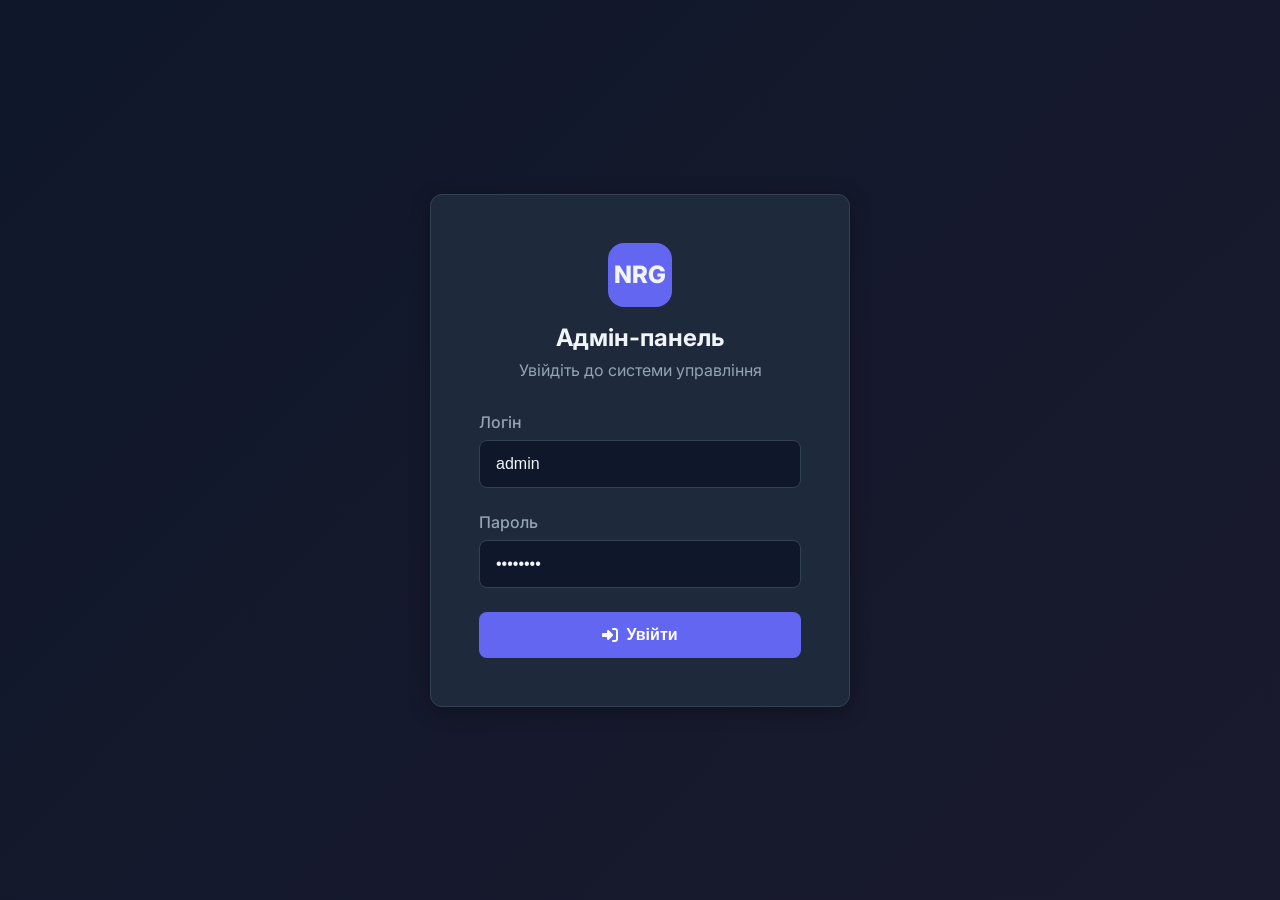
<file: energy/admin/nrg-admin.html>
<!DOCTYPE html>
<html lang="uk">
<head>
    <meta charset="UTF-8">
    <meta name="viewport" content="width=device-width, initial-scale=1.0">
    <title>NRG-UA | Адмін-панель</title>
    
    <!-- Fonts -->
    <link rel="preconnect" href="https://fonts.googleapis.com">
    <link rel="preconnect" href="https://fonts.gstatic.com" crossorigin>
    <link href="https://fonts.googleapis.com/css2?family=Inter:wght@300;400;500;600;700&display=swap" rel="stylesheet">
    
    <!-- Icons -->
    <link rel="stylesheet" href="https://cdnjs.cloudflare.com/ajax/libs/font-awesome/6.5.0/css/all.min.css">
    
    <style>
        :root {
            --primary: #6366f1;
            --primary-dark: #4f46e5;
            --secondary: #10b981;
            --warning: #f59e0b;
            --danger: #ef4444;
            --dark: #0f172a;
            --dark-light: #1e293b;
            --gray: #64748b;
            --gray-light: #94a3b8;
            --border: #334155;
            --bg: #0f172a;
            --bg-card: #1e293b;
            --text: #f1f5f9;
            --text-muted: #94a3b8;
            --radius: 12px;
            --shadow: 0 4px 20px rgba(0,0,0,0.3);
        }
        
        * {
            margin: 0;
            padding: 0;
            box-sizing: border-box;
        }
        
        body {
            font-family: 'Inter', sans-serif;
            background: var(--bg);
            color: var(--text);
            min-height: 100vh;
        }
        
        /* Login Screen */
        .login-screen {
            display: flex;
            align-items: center;
            justify-content: center;
            min-height: 100vh;
            background: linear-gradient(135deg, var(--dark) 0%, #1a1a2e 100%);
        }
        
        .login-card {
            background: var(--bg-card);
            border-radius: var(--radius);
            padding: 3rem;
            width: 100%;
            max-width: 420px;
            box-shadow: var(--shadow);
            border: 1px solid var(--border);
        }
        
        .login-logo {
            text-align: center;
            margin-bottom: 2rem;
        }
        
        .login-logo span {
            display: inline-flex;
            align-items: center;
            justify-content: center;
            width: 64px;
            height: 64px;
            background: var(--primary);
            border-radius: 16px;
            font-size: 1.5rem;
            font-weight: 800;
            margin-bottom: 1rem;
        }
        
        .login-logo h1 {
            font-size: 1.5rem;
            font-weight: 700;
        }
        
        .login-logo p {
            color: var(--text-muted);
            margin-top: 0.5rem;
        }
        
        .form-group {
            margin-bottom: 1.5rem;
        }
        
        .form-group label {
            display: block;
            margin-bottom: 0.5rem;
            font-weight: 500;
            color: var(--text-muted);
        }
        
        .form-control {
            width: 100%;
            padding: 0.875rem 1rem;
            background: var(--dark);
            border: 1px solid var(--border);
            border-radius: 8px;
            color: var(--text);
            font-size: 1rem;
            transition: all 0.2s;
        }
        
        .form-control:focus {
            outline: none;
            border-color: var(--primary);
            box-shadow: 0 0 0 3px rgba(99, 102, 241, 0.2);
        }
        
        .btn {
            display: inline-flex;
            align-items: center;
            justify-content: center;
            gap: 0.5rem;
            padding: 0.875rem 1.5rem;
            border-radius: 8px;
            font-weight: 600;
            cursor: pointer;
            transition: all 0.2s;
            border: none;
            font-size: 1rem;
        }
        
        .btn-primary {
            background: var(--primary);
            color: white;
            width: 100%;
        }
        
        .btn-primary:hover {
            background: var(--primary-dark);
        }
        
        .btn-secondary {
            background: var(--dark-light);
            color: var(--text);
            border: 1px solid var(--border);
        }
        
        .btn-success {
            background: var(--secondary);
            color: white;
        }
        
        .btn-danger {
            background: var(--danger);
            color: white;
        }
        
        .btn-sm {
            padding: 0.5rem 1rem;
            font-size: 0.875rem;
        }
        
        /* App Layout */
        .app-container {
            display: none;
        }
        
        .app-container.active {
            display: flex;
        }
        
        /* Sidebar */
        .sidebar {
            width: 280px;
            background: var(--dark-light);
            min-height: 100vh;
            position: fixed;
            left: 0;
            top: 0;
            border-right: 1px solid var(--border);
            display: flex;
            flex-direction: column;
        }
        
        .sidebar-header {
            padding: 1.5rem;
            border-bottom: 1px solid var(--border);
        }
        
        .sidebar-logo {
            display: flex;
            align-items: center;
            gap: 0.75rem;
            text-decoration: none;
            color: var(--text);
        }
        
        .sidebar-logo span {
            display: flex;
            align-items: center;
            justify-content: center;
            width: 40px;
            height: 40px;
            background: var(--primary);
            border-radius: 10px;
            font-weight: 800;
            font-size: 0.875rem;
        }
        
        .sidebar-logo strong {
            font-size: 1.25rem;
        }
        
        .sidebar-nav {
            flex: 1;
            padding: 1rem 0;
            overflow-y: auto;
        }
        
        .nav-section {
            padding: 0 1rem;
            margin-bottom: 1.5rem;
        }
        
        .nav-section-title {
            font-size: 0.75rem;
            font-weight: 600;
            text-transform: uppercase;
            color: var(--gray);
            padding: 0.5rem 1rem;
            letter-spacing: 0.05em;
        }
        
        .nav-item {
            display: flex;
            align-items: center;
            gap: 0.75rem;
            padding: 0.75rem 1rem;
            color: var(--text-muted);
            text-decoration: none;
            border-radius: 8px;
            cursor: pointer;
            transition: all 0.2s;
            margin-bottom: 0.25rem;
        }
        
        .nav-item:hover {
            background: rgba(99, 102, 241, 0.1);
            color: var(--text);
        }
        
        .nav-item.active {
            background: var(--primary);
            color: white;
        }
        
        .nav-item i {
            width: 20px;
            text-align: center;
        }
        
        .nav-item .badge {
            margin-left: auto;
            background: var(--danger);
            color: white;
            padding: 0.125rem 0.5rem;
            border-radius: 10px;
            font-size: 0.75rem;
            font-weight: 600;
        }
        
        .sidebar-footer {
            padding: 1rem 1.5rem;
            border-top: 1px solid var(--border);
        }
        
        .user-info {
            display: flex;
            align-items: center;
            gap: 0.75rem;
        }
        
        .user-avatar {
            width: 40px;
            height: 40px;
            background: var(--primary);
            border-radius: 10px;
            display: flex;
            align-items: center;
            justify-content: center;
            font-weight: 600;
        }
        
        .user-details {
            flex: 1;
        }
        
        .user-name {
            font-weight: 600;
            font-size: 0.875rem;
        }
        
        .user-role {
            color: var(--text-muted);
            font-size: 0.75rem;
        }
        
        /* Main Content */
        .main-content {
            margin-left: 280px;
            flex: 1;
            min-height: 100vh;
        }
        
        /* Header */
        .header {
            background: var(--bg-card);
            border-bottom: 1px solid var(--border);
            padding: 1rem 2rem;
            display: flex;
            align-items: center;
            justify-content: space-between;
            position: sticky;
            top: 0;
            z-index: 100;
        }
        
        .header-title h1 {
            font-size: 1.5rem;
            font-weight: 700;
        }
        
        .header-title p {
            color: var(--text-muted);
            font-size: 0.875rem;
        }
        
        .header-actions {
            display: flex;
            align-items: center;
            gap: 1rem;
        }
        
        /* Page Content */
        .page-content {
            padding: 2rem;
        }
        
        .page-section {
            display: none;
        }
        
        .page-section.active {
            display: block;
        }
        
        /* Stats Cards */
        .stats-grid {
            display: grid;
            grid-template-columns: repeat(auto-fit, minmax(240px, 1fr));
            gap: 1.5rem;
            margin-bottom: 2rem;
        }
        
        .stat-card {
            background: var(--bg-card);
            border-radius: var(--radius);
            padding: 1.5rem;
            border: 1px solid var(--border);
        }
        
        .stat-card-header {
            display: flex;
            align-items: center;
            justify-content: space-between;
            margin-bottom: 1rem;
        }
        
        .stat-icon {
            width: 48px;
            height: 48px;
            border-radius: 12px;
            display: flex;
            align-items: center;
            justify-content: center;
            font-size: 1.25rem;
        }
        
        .stat-icon.primary { background: rgba(99, 102, 241, 0.15); color: var(--primary); }
        .stat-icon.success { background: rgba(16, 185, 129, 0.15); color: var(--secondary); }
        .stat-icon.warning { background: rgba(245, 158, 11, 0.15); color: var(--warning); }
        .stat-icon.danger { background: rgba(239, 68, 68, 0.15); color: var(--danger); }
        
        .stat-value {
            font-size: 2rem;
            font-weight: 700;
            margin-bottom: 0.25rem;
        }
        
        .stat-label {
            color: var(--text-muted);
            font-size: 0.875rem;
        }
        
        .stat-change {
            font-size: 0.75rem;
            padding: 0.25rem 0.5rem;
            border-radius: 6px;
        }
        
        .stat-change.positive {
            background: rgba(16, 185, 129, 0.15);
            color: var(--secondary);
        }
        
        .stat-change.negative {
            background: rgba(239, 68, 68, 0.15);
            color: var(--danger);
        }
        
        /* Cards */
        .card {
            background: var(--bg-card);
            border-radius: var(--radius);
            border: 1px solid var(--border);
            margin-bottom: 1.5rem;
        }
        
        .card-header {
            padding: 1.25rem 1.5rem;
            border-bottom: 1px solid var(--border);
            display: flex;
            align-items: center;
            justify-content: space-between;
        }
        
        .card-title {
            font-size: 1.125rem;
            font-weight: 600;
        }
        
        .card-body {
            padding: 1.5rem;
        }
        
        /* Tables */
        .table-responsive {
            overflow-x: auto;
        }
        
        .table {
            width: 100%;
            border-collapse: collapse;
        }
        
        .table th,
        .table td {
            padding: 1rem 1.5rem;
            text-align: left;
            border-bottom: 1px solid var(--border);
        }
        
        .table th {
            background: var(--dark);
            font-weight: 600;
            color: var(--text-muted);
            font-size: 0.75rem;
            text-transform: uppercase;
            letter-spacing: 0.05em;
        }
        
        .table tbody tr:hover {
            background: rgba(99, 102, 241, 0.05);
        }
        
        /* Badges */
        .badge {
            display: inline-flex;
            align-items: center;
            padding: 0.25rem 0.75rem;
            border-radius: 6px;
            font-size: 0.75rem;
            font-weight: 600;
        }
        
        .badge-success { background: rgba(16, 185, 129, 0.15); color: var(--secondary); }
        .badge-warning { background: rgba(245, 158, 11, 0.15); color: var(--warning); }
        .badge-danger { background: rgba(239, 68, 68, 0.15); color: var(--danger); }
        .badge-primary { background: rgba(99, 102, 241, 0.15); color: var(--primary); }
        .badge-gray { background: rgba(100, 116, 139, 0.15); color: var(--gray); }
        
        /* Search & Filters */
        .toolbar {
            display: flex;
            align-items: center;
            gap: 1rem;
            margin-bottom: 1.5rem;
            flex-wrap: wrap;
        }
        
        .search-box {
            position: relative;
            flex: 1;
            min-width: 250px;
        }
        
        .search-box input {
            width: 100%;
            padding: 0.75rem 1rem 0.75rem 2.75rem;
            background: var(--dark);
            border: 1px solid var(--border);
            border-radius: 8px;
            color: var(--text);
            font-size: 0.875rem;
        }
        
        .search-box input:focus {
            outline: none;
            border-color: var(--primary);
        }
        
        .search-box i {
            position: absolute;
            left: 1rem;
            top: 50%;
            transform: translateY(-50%);
            color: var(--gray);
        }
        
        .filter-select {
            padding: 0.75rem 1rem;
            background: var(--dark);
            border: 1px solid var(--border);
            border-radius: 8px;
            color: var(--text);
            font-size: 0.875rem;
            min-width: 150px;
        }
        
        /* Modal */
        .modal-overlay {
            display: none;
            position: fixed;
            top: 0;
            left: 0;
            width: 100%;
            height: 100%;
            background: rgba(0,0,0,0.7);
            z-index: 1000;
            align-items: center;
            justify-content: center;
        }
        
        .modal-overlay.active {
            display: flex;
        }
        
        .modal {
            background: var(--bg-card);
            border-radius: var(--radius);
            width: 100%;
            max-width: 600px;
            max-height: 90vh;
            overflow-y: auto;
            border: 1px solid var(--border);
        }
        
        .modal-header {
            padding: 1.5rem;
            border-bottom: 1px solid var(--border);
            display: flex;
            align-items: center;
            justify-content: space-between;
        }
        
        .modal-title {
            font-size: 1.25rem;
            font-weight: 600;
        }
        
        .modal-close {
            background: none;
            border: none;
            color: var(--gray);
            font-size: 1.5rem;
            cursor: pointer;
        }
        
        .modal-body {
            padding: 1.5rem;
        }
        
        .modal-footer {
            padding: 1.5rem;
            border-top: 1px solid var(--border);
            display: flex;
            justify-content: flex-end;
            gap: 1rem;
        }
        
        /* Toast */
        .toast-container {
            position: fixed;
            top: 1rem;
            right: 1rem;
            z-index: 2000;
        }
        
        .toast {
            background: var(--bg-card);
            border: 1px solid var(--border);
            border-radius: 8px;
            padding: 1rem 1.5rem;
            margin-bottom: 0.5rem;
            box-shadow: var(--shadow);
            display: flex;
            align-items: center;
            gap: 0.75rem;
            animation: slideIn 0.3s ease;
        }
        
        .toast.success { border-left: 4px solid var(--secondary); }
        .toast.error { border-left: 4px solid var(--danger); }
        .toast.warning { border-left: 4px solid var(--warning); }
        
        @keyframes slideIn {
            from { transform: translateX(100%); opacity: 0; }
            to { transform: translateX(0); opacity: 1; }
        }
        
        /* Tabs */
        .tabs {
            display: flex;
            border-bottom: 1px solid var(--border);
            margin-bottom: 1.5rem;
        }
        
        .tab {
            padding: 1rem 1.5rem;
            color: var(--text-muted);
            cursor: pointer;
            border-bottom: 2px solid transparent;
            transition: all 0.2s;
        }
        
        .tab:hover {
            color: var(--text);
        }
        
        .tab.active {
            color: var(--primary);
            border-bottom-color: var(--primary);
        }
        
        /* Grid */
        .grid-2 {
            display: grid;
            grid-template-columns: repeat(2, 1fr);
            gap: 1.5rem;
        }
        
        @media (max-width: 768px) {
            .grid-2 { grid-template-columns: 1fr; }
        }
        
        /* Actions */
        .actions {
            display: flex;
            gap: 0.5rem;
        }
        
        .action-btn {
            width: 32px;
            height: 32px;
            display: flex;
            align-items: center;
            justify-content: center;
            background: var(--dark);
            border: 1px solid var(--border);
            border-radius: 6px;
            color: var(--text-muted);
            cursor: pointer;
            transition: all 0.2s;
        }
        
        .action-btn:hover {
            background: var(--primary);
            color: white;
            border-color: var(--primary);
        }
        
        .action-btn.danger:hover {
            background: var(--danger);
            border-color: var(--danger);
        }
        
        /* Empty State */
        .empty-state {
            text-align: center;
            padding: 3rem;
            color: var(--text-muted);
        }
        
        .empty-state i {
            font-size: 3rem;
            margin-bottom: 1rem;
            opacity: 0.5;
        }
        
        /* Hidden */
        .hidden {
            display: none !important;
        }
    </style>
</head>
<body>
    <!-- Login Screen -->
    <div class="login-screen" id="loginScreen">
        <div class="login-card">
            <div class="login-logo">
                <span>NRG</span>
                <h1>Адмін-панель</h1>
                <p>Увійдіть до системи управління</p>
            </div>
            
            <form id="loginForm">
                <div class="form-group">
                    <label>Логін</label>
                    <input type="text" class="form-control" id="loginUsername" value="admin" placeholder="Введіть логін">
                </div>
                
                <div class="form-group">
                    <label>Пароль</label>
                    <input type="password" class="form-control" id="loginPassword" value="admin123" placeholder="Введіть пароль">
                </div>
                
                <button type="submit" class="btn btn-primary">
                    <i class="fas fa-sign-in-alt"></i>
                    Увійти
                </button>
            </form>
        </div>
    </div>

    <!-- App Container -->
    <div class="app-container" id="appContainer">
        <!-- Sidebar -->
        <aside class="sidebar">
            <div class="sidebar-header">
                <a href="#" class="sidebar-logo">
                    <span>NRG</span>
                    <strong>Admin</strong>
                </a>
            </div>
            
            <nav class="sidebar-nav">
                <div class="nav-section">
                    <div class="nav-section-title">Головне</div>
                    <a class="nav-item active" data-page="dashboard">
                        <i class="fas fa-chart-pie"></i>
                        <span>Дашборд</span>
                    </a>
                </div>
                
                <div class="nav-section">
                    <div class="nav-section-title">Партнери</div>
                    <a class="nav-item" data-page="partners">
                        <i class="fas fa-handshake"></i>
                        <span>Партнери</span>
                        <span class="badge" id="pendingPartnersBadge">3</span>
                    </a>
                    <a class="nav-item" data-page="managers">
                        <i class="fas fa-user-tie"></i>
                        <span>Менеджери</span>
                    </a>
                    <a class="nav-item" data-page="orders">
                        <i class="fas fa-shopping-cart"></i>
                        <span>Замовлення</span>
                        <span class="badge" id="pendingOrdersBadge">12</span>
                    </a>
                </div>
                
                <div class="nav-section">
                    <div class="nav-section-title">Каталог</div>
                    <a class="nav-item" data-page="products">
                        <i class="fas fa-boxes"></i>
                        <span>Товари</span>
                    </a>
                    <a class="nav-item" data-page="categories">
                        <i class="fas fa-folder-tree"></i>
                        <span>Категорії</span>
                    </a>
                    <a class="nav-item" data-page="brands">
                        <i class="fas fa-tags"></i>
                        <span>Бренди</span>
                    </a>
                    <a class="nav-item" data-page="tags">
                        <i class="fas fa-hashtag"></i>
                        <span>Теги</span>
                    </a>
                </div>
                
                <div class="nav-section">
                    <div class="nav-section-title">Контент</div>
                    <a class="nav-item" data-page="content">
                        <i class="fas fa-newspaper"></i>
                        <span>Новини та банери</span>
                    </a>
                    <a class="nav-item" data-page="translations">
                        <i class="fas fa-language"></i>
                        <span>Переклади</span>
                    </a>
                </div>
                
                <div class="nav-section">
                    <div class="nav-section-title">Система</div>
                    <a class="nav-item" data-page="settings">
                        <i class="fas fa-cog"></i>
                        <span>Налаштування</span>
                    </a>
                </div>
            </nav>
            
            <div class="sidebar-footer">
                <div class="user-info">
                    <div class="user-avatar" id="userAvatar">A</div>
                    <div class="user-details">
                        <div class="user-name" id="userName">Адміністратор</div>
                        <div class="user-role" id="userRole">Admin</div>
                    </div>
                    <button class="action-btn" onclick="logout()" title="Вийти">
                        <i class="fas fa-sign-out-alt"></i>
                    </button>
                </div>
            </div>
        </aside>
        
        <!-- Main Content -->
        <main class="main-content">
            <!-- Header -->
            <header class="header">
                <div class="header-title">
                    <h1 id="pageTitle">Дашборд</h1>
                    <p id="pageSubtitle">Огляд показників системи</p>
                </div>
                <div class="header-actions">
                    <a href="../nrg-index.html" target="_blank" class="btn btn-secondary btn-sm">
                        <i class="fas fa-external-link-alt"></i>
                        Перейти на сайт
                    </a>
                </div>
            </header>
            
            <!-- Page Content -->
            <div class="page-content">
                <!-- Dashboard Page -->
                <section class="page-section active" id="page-dashboard">
                    <div class="stats-grid" id="statsGrid">
                        <!-- Stats will be loaded here -->
                    </div>
                    
                    <div class="grid-2">
                        <div class="card">
                            <div class="card-header">
                                <h3 class="card-title">Останні замовлення</h3>
                                <a href="#" class="btn btn-sm btn-secondary" onclick="navigateTo('orders')">Всі замовлення</a>
                            </div>
                            <div class="table-responsive">
                                <table class="table">
                                    <thead>
                                        <tr>
                                            <th>№ Замовлення</th>
                                            <th>Партнер</th>
                                            <th>Сума</th>
                                            <th>Статус</th>
                                        </tr>
                                    </thead>
                                    <tbody id="recentOrdersTable">
                                        <!-- Data loaded via JS -->
                                    </tbody>
                                </table>
                            </div>
                        </div>
                        
                        <div class="card">
                            <div class="card-header">
                                <h3 class="card-title">Нові партнери</h3>
                                <a href="#" class="btn btn-sm btn-secondary" onclick="navigateTo('partners')">Всі партнери</a>
                            </div>
                            <div class="table-responsive">
                                <table class="table">
                                    <thead>
                                        <tr>
                                            <th>Компанія</th>
                                            <th>Місто</th>
                                            <th>Статус</th>
                                            <th>Дії</th>
                                        </tr>
                                    </thead>
                                    <tbody id="recentPartnersTable">
                                        <!-- Data loaded via JS -->
                                    </tbody>
                                </table>
                            </div>
                        </div>
                    </div>
                </section>
                
                <!-- Partners Page -->
                <section class="page-section" id="page-partners">
                    <div class="toolbar">
                        <div class="search-box">
                            <i class="fas fa-search"></i>
                            <input type="text" placeholder="Пошук партнерів..." id="partnersSearch">
                        </div>
                        <select class="filter-select" id="partnersStatusFilter">
                            <option value="">Всі статуси</option>
                            <option value="pending">Очікують</option>
                            <option value="active">Активні</option>
                            <option value="suspended">Призупинені</option>
                        </select>
                        <button class="btn btn-primary btn-sm" onclick="openPartnerModal()">
                            <i class="fas fa-plus"></i>
                            Додати партнера
                        </button>
                    </div>
                    
                    <div class="card">
                        <div class="table-responsive">
                            <table class="table">
                                <thead>
                                    <tr>
                                        <th>Компанія</th>
                                        <th>Контакт</th>
                                        <th>Тип</th>
                                        <th>Баланс</th>
                                        <th>Статус</th>
                                        <th>Дії</th>
                                    </tr>
                                </thead>
                                <tbody id="partnersTable">
                                    <!-- Data loaded via JS -->
                                </tbody>
                            </table>
                        </div>
                    </div>
                </section>
                
                <!-- Orders Page -->
                <section class="page-section" id="page-orders">
                    <div class="toolbar">
                        <div class="search-box">
                            <i class="fas fa-search"></i>
                            <input type="text" placeholder="Пошук замовлень..." id="ordersSearch">
                        </div>
                        <select class="filter-select" id="ordersStatusFilter">
                            <option value="">Всі статуси</option>
                            <option value="pending">Нові</option>
                            <option value="processing">В обробці</option>
                            <option value="shipped">Відправлені</option>
                            <option value="delivered">Доставлені</option>
                        </select>
                    </div>
                    
                    <div class="card">
                        <div class="table-responsive">
                            <table class="table">
                                <thead>
                                    <tr>
                                        <th>№ Замовлення</th>
                                        <th>Партнер</th>
                                        <th>Позицій</th>
                                        <th>Сума</th>
                                        <th>Дата</th>
                                        <th>Статус</th>
                                        <th>Дії</th>
                                    </tr>
                                </thead>
                                <tbody id="ordersTable">
                                    <!-- Data loaded via JS -->
                                </tbody>
                            </table>
                        </div>
                    </div>
                </section>
                
                <!-- Products Page -->
                <section class="page-section" id="page-products">
                    <div class="toolbar">
                        <div class="search-box">
                            <i class="fas fa-search"></i>
                            <input type="text" placeholder="Пошук товарів..." id="productsSearch">
                        </div>
                        <select class="filter-select" id="productsCategoryFilter">
                            <option value="">Всі категорії</option>
                        </select>
                        <button class="btn btn-primary btn-sm" onclick="openProductModal()">
                            <i class="fas fa-plus"></i>
                            Додати товар
                        </button>
                    </div>
                    
                    <div class="card">
                        <div class="table-responsive">
                            <table class="table">
                                <thead>
                                    <tr>
                                        <th>SKU</th>
                                        <th>Назва</th>
                                        <th>Категорія</th>
                                        <th>Ціна (РРЦ)</th>
                                        <th>Ціна (Опт)</th>
                                        <th>Залишок</th>
                                        <th>Статус</th>
                                        <th>Дії</th>
                                    </tr>
                                </thead>
                                <tbody id="productsTable">
                                    <!-- Data loaded via JS -->
                                </tbody>
                            </table>
                        </div>
                    </div>
                </section>
                
                <!-- Categories Page -->
                <section class="page-section" id="page-categories">
                    <div class="toolbar">
                        <button class="btn btn-primary btn-sm" onclick="openCategoryModal()">
                            <i class="fas fa-plus"></i>
                            Додати категорію
                        </button>
                    </div>
                    
                    <div class="card">
                        <div class="table-responsive">
                            <table class="table">
                                <thead>
                                    <tr>
                                        <th>Назва</th>
                                        <th>Slug</th>
                                        <th>Товарів</th>
                                        <th>Статус</th>
                                        <th>Дії</th>
                                    </tr>
                                </thead>
                                <tbody id="categoriesTable">
                                    <!-- Data loaded via JS -->
                                </tbody>
                            </table>
                        </div>
                    </div>
                </section>
                
                <!-- Brands Page -->
                <section class="page-section" id="page-brands">
                    <div class="toolbar">
                        <button class="btn btn-primary btn-sm" onclick="openBrandModal()">
                            <i class="fas fa-plus"></i>
                            Додати бренд
                        </button>
                    </div>
                    
                    <div class="card">
                        <div class="table-responsive">
                            <table class="table">
                                <thead>
                                    <tr>
                                        <th>Назва</th>
                                        <th>Країна</th>
                                        <th>Ексклюзив</th>
                                        <th>Товарів</th>
                                        <th>Дії</th>
                                    </tr>
                                </thead>
                                <tbody id="brandsTable">
                                    <!-- Data loaded via JS -->
                                </tbody>
                            </table>
                        </div>
                    </div>
                </section>
                
                <!-- Managers Page -->
                <section class="page-section" id="page-managers">
                    <div class="toolbar">
                        <button class="btn btn-primary btn-sm" onclick="openManagerModal()">
                            <i class="fas fa-plus"></i>
                            Додати менеджера
                        </button>
                        <select class="filter-select" id="managersRegionFilter">
                            <option value="">Всі регіони</option>
                        </select>
                    </div>
                    
                    <div class="card">
                        <div class="table-responsive">
                            <table class="table">
                                <thead>
                                    <tr>
                                        <th>Менеджер</th>
                                        <th>Телефон</th>
                                        <th>Email</th>
                                        <th>Telegram</th>
                                        <th>Регіон</th>
                                        <th>Статус</th>
                                        <th>Дії</th>
                                    </tr>
                                </thead>
                                <tbody id="managersTable">
                                    <!-- Data loaded via JS -->
                                </tbody>
                            </table>
                        </div>
                    </div>
                </section>
                
                <!-- Tags Page -->
                <section class="page-section" id="page-tags">
                    <div class="toolbar">
                        <button class="btn btn-primary btn-sm" onclick="openTagModal()">
                            <i class="fas fa-plus"></i>
                            Додати тег
                        </button>
                    </div>
                    
                    <div class="card">
                        <div class="table-responsive">
                            <table class="table">
                                <thead>
                                    <tr>
                                        <th>Тег</th>
                                        <th>Slug</th>
                                        <th>Колір</th>
                                        <th>Товарів</th>
                                        <th>Статей</th>
                                        <th>Дії</th>
                                    </tr>
                                </thead>
                                <tbody id="tagsTable">
                                    <!-- Data loaded via JS -->
                                </tbody>
                            </table>
                        </div>
                    </div>
                </section>
                
                <!-- Content Page -->
                <section class="page-section" id="page-content">
                    <div class="tabs">
                        <div class="tab active" data-content-type="news">Новини</div>
                        <div class="tab" data-content-type="banner">Банери</div>
                        <div class="tab" data-content-type="promo">Акції</div>
                    </div>
                    
                    <div class="toolbar">
                        <button class="btn btn-primary btn-sm" onclick="openContentModal()">
                            <i class="fas fa-plus"></i>
                            Додати
                        </button>
                    </div>
                    
                    <div class="card">
                        <div class="table-responsive">
                            <table class="table">
                                <thead>
                                    <tr>
                                        <th>Заголовок (UK)</th>
                                        <th>Заголовок (EN)</th>
                                        <th>Тип</th>
                                        <th>Статус</th>
                                        <th>Дата</th>
                                        <th>Дії</th>
                                    </tr>
                                </thead>
                                <tbody id="contentTable">
                                    <!-- Data loaded via JS -->
                                </tbody>
                            </table>
                        </div>
                    </div>
                </section>
                
                <!-- Translations Page -->
                <section class="page-section" id="page-translations">
                    <div class="toolbar">
                        <div class="search-box">
                            <i class="fas fa-search"></i>
                            <input type="text" placeholder="Пошук по ключу..." id="translationsSearch">
                        </div>
                        <button class="btn btn-primary btn-sm" onclick="openTranslationModal()">
                            <i class="fas fa-plus"></i>
                            Додати переклад
                        </button>
                    </div>
                    
                    <div class="card">
                        <div class="table-responsive">
                            <table class="table">
                                <thead>
                                    <tr>
                                        <th>Ключ</th>
                                        <th>Українська</th>
                                        <th>English</th>
                                        <th>Дії</th>
                                    </tr>
                                </thead>
                                <tbody id="translationsTable">
                                    <!-- Data loaded via JS -->
                                </tbody>
                            </table>
                        </div>
                    </div>
                </section>
                
                <!-- Settings Page -->
                <section class="page-section" id="page-settings">
                    <div class="card">
                        <div class="card-header">
                            <h3 class="card-title">Налаштування сайту</h3>
                        </div>
                        <div class="card-body">
                            <form id="settingsForm">
                                <div class="grid-2">
                                    <div class="form-group">
                                        <label>Назва сайту</label>
                                        <input type="text" class="form-control" value="NRG-UA">
                                    </div>
                                    <div class="form-group">
                                        <label>Email для зв'язку</label>
                                        <input type="email" class="form-control" value="info@nrg-ua.com">
                                    </div>
                                    <div class="form-group">
                                        <label>Телефон</label>
                                        <input type="text" class="form-control" value="+38 (044) 123-45-67">
                                    </div>
                                    <div class="form-group">
                                        <label>Адреса</label>
                                        <input type="text" class="form-control" value="м. Київ, вул. Хрещатик, 1">
                                    </div>
                                </div>
                                <button type="button" class="btn btn-primary" onclick="saveSettings()">
                                    <i class="fas fa-save"></i>
                                    Зберегти
                                </button>
                            </form>
                        </div>
                    </div>
                </section>
            </div>
        </main>
    </div>
    
    <!-- Modal Template -->
    <div class="modal-overlay" id="modalOverlay">
        <div class="modal">
            <div class="modal-header">
                <h3 class="modal-title" id="modalTitle">Модальне вікно</h3>
                <button class="modal-close" onclick="closeModal()">&times;</button>
            </div>
            <div class="modal-body" id="modalBody">
                <!-- Modal content loaded dynamically -->
            </div>
            <div class="modal-footer" id="modalFooter">
                <button class="btn btn-secondary" onclick="closeModal()">Скасувати</button>
                <button class="btn btn-primary" id="modalSaveBtn">Зберегти</button>
            </div>
        </div>
    </div>
    
    <!-- Toast Container -->
    <div class="toast-container" id="toastContainer"></div>

    <script src="nrg-admin.js"></script>
</body>
</html>
</file>
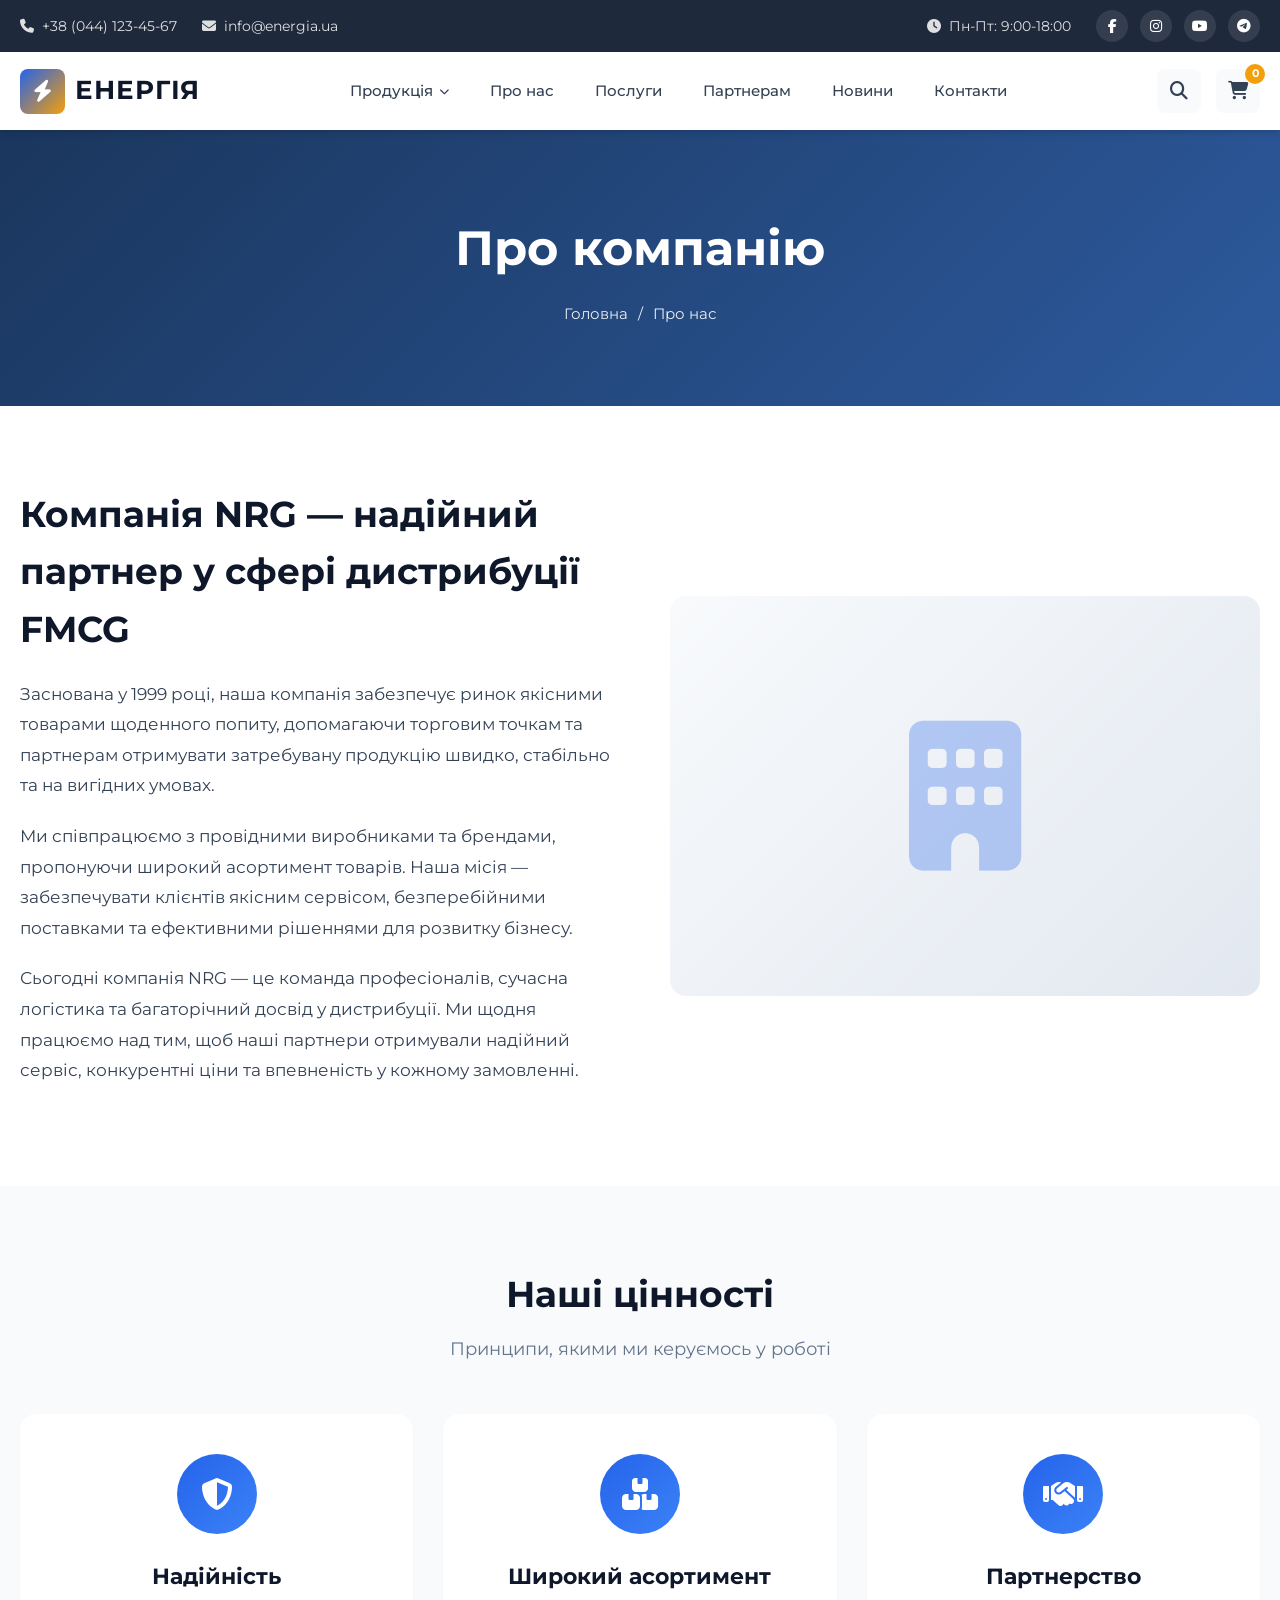
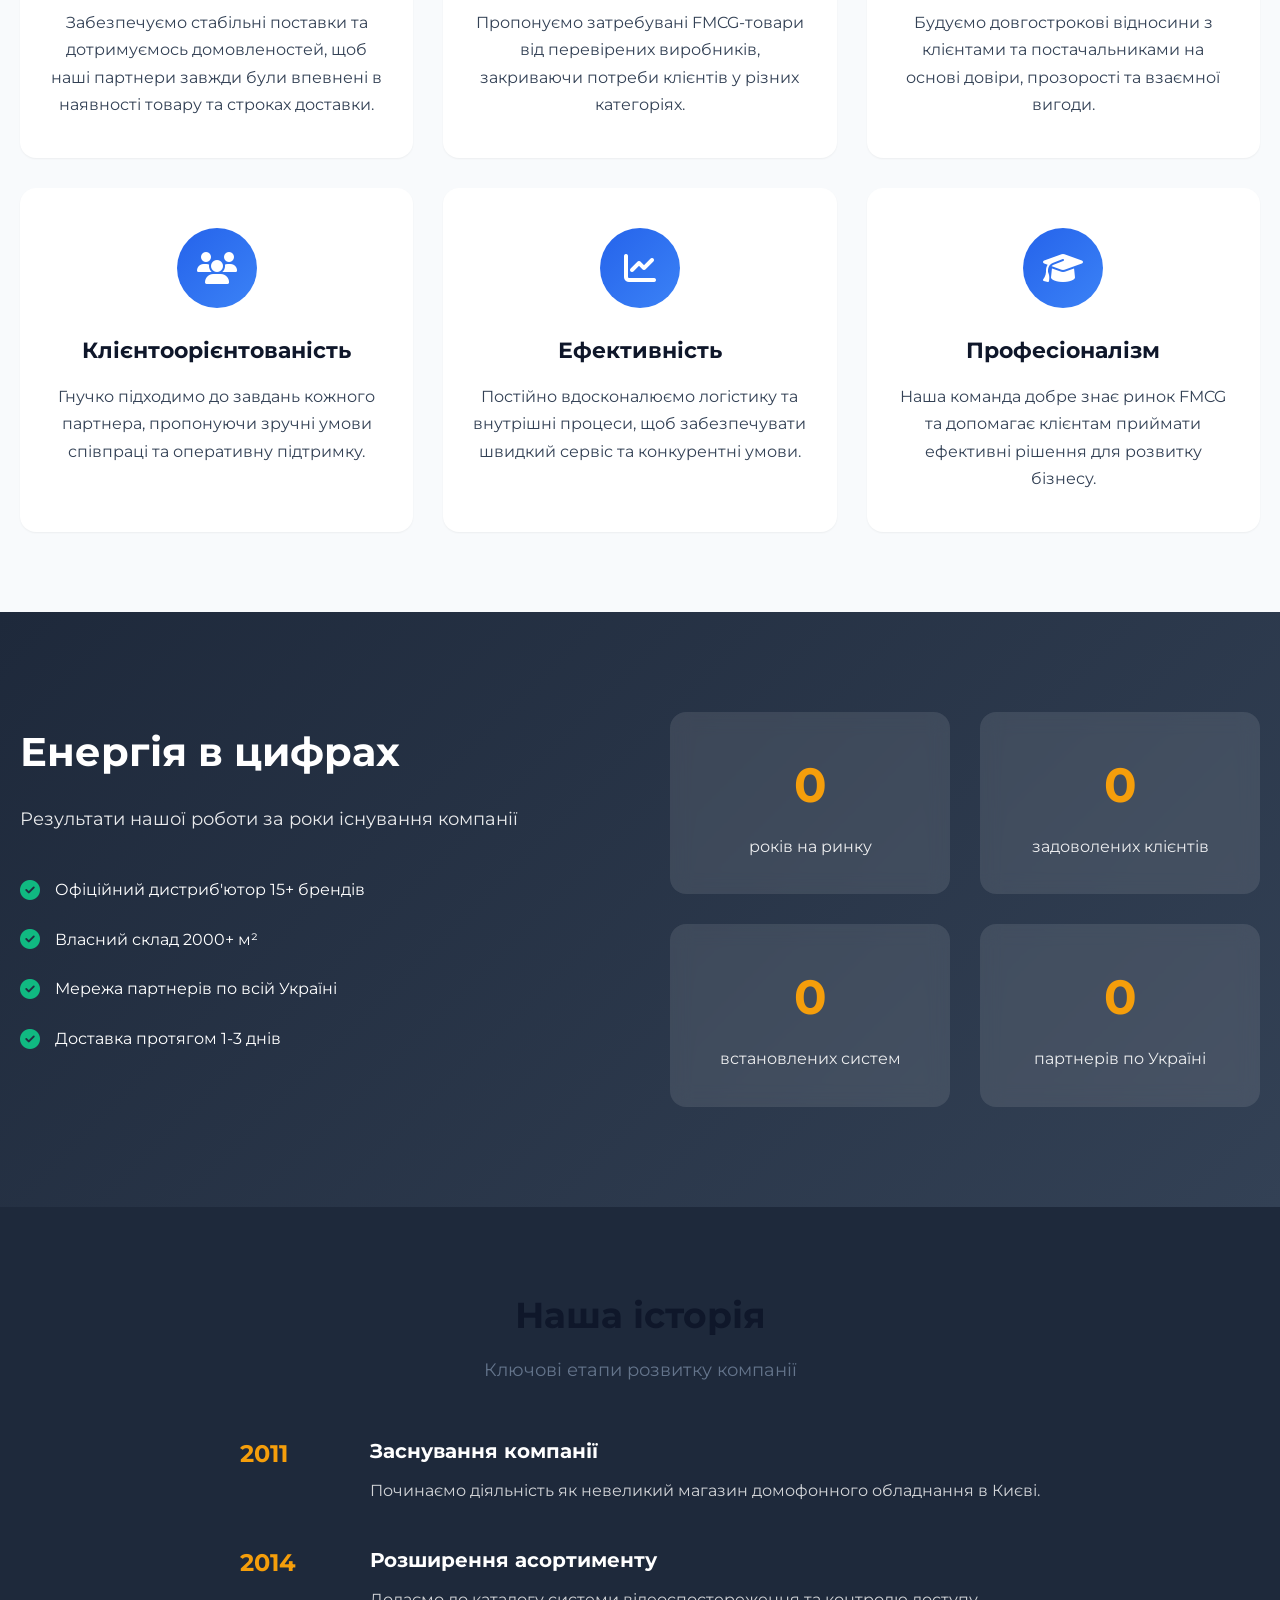
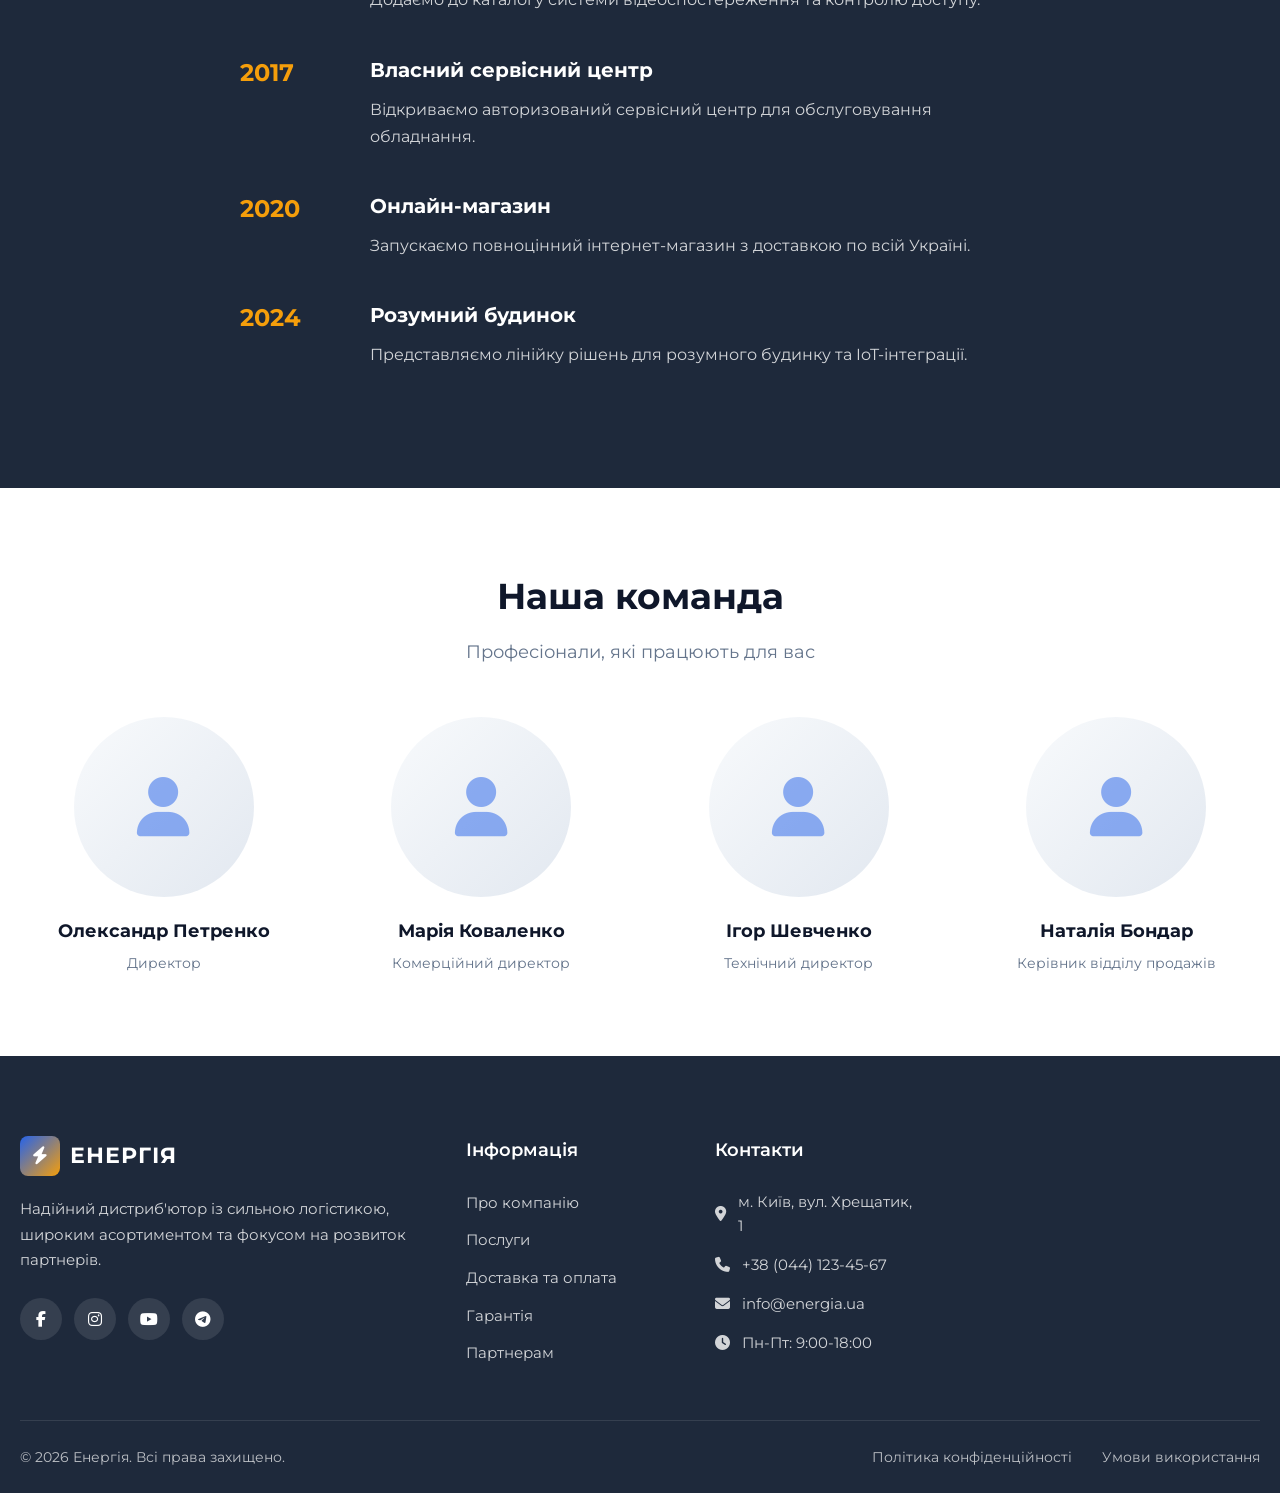
<file: energy/pages/about.html>
<!DOCTYPE html>
<html lang="uk">
<head>
    <meta charset="UTF-8">
    <meta name="viewport" content="width=device-width, initial-scale=1.0">
    <meta name="description" content="Про компанію Енергія - понад 15 років досвіду у сфері систем безпеки">
    <title>Про нас - Енергія</title>
    <link rel="stylesheet" href="../css/style.css">
    <link rel="preconnect" href="https://fonts.googleapis.com">
    <link rel="preconnect" href="https://fonts.gstatic.com" crossorigin>
    <link href="https://fonts.googleapis.com/css2?family=Montserrat:wght@300;400;500;600;700&display=swap" rel="stylesheet">
    <link rel="stylesheet" href="https://cdnjs.cloudflare.com/ajax/libs/font-awesome/6.4.0/css/all.min.css">
    <style>
        .page-hero {
            background: linear-gradient(135deg, #1a365d 0%, #2d5a9e 100%);
            padding: 80px 0;
            text-align: center;
            color: white;
        }
        .page-hero h1 {
            font-size: 48px;
            font-weight: 700;
            margin-bottom: 15px;
        }
        .breadcrumbs {
            display: flex;
            justify-content: center;
            gap: 10px;
            font-size: 15px;
            opacity: 0.9;
        }
        .breadcrumbs a:hover {
            text-decoration: underline;
        }
        .about-intro {
            padding: 80px 0;
        }
        .about-intro-content {
            display: grid;
            grid-template-columns: 1fr 1fr;
            gap: 60px;
            align-items: center;
        }
        .about-intro-text h2 {
            font-size: 36px;
            color: var(--text-dark);
            margin-bottom: 20px;
        }
        .about-intro-text p {
            font-size: 17px;
            line-height: 1.8;
            color: var(--text-color);
            margin-bottom: 20px;
        }
        .about-intro-image {
            background: linear-gradient(135deg, var(--bg-light), var(--border-color));
            border-radius: var(--radius-xl);
            height: 400px;
            display: flex;
            align-items: center;
            justify-content: center;
        }
        .about-intro-image i {
            font-size: 150px;
            color: var(--primary-color);
            opacity: 0.3;
        }
        .values {
            padding: 80px 0;
            background: var(--bg-light);
        }
        .values-grid {
            display: grid;
            grid-template-columns: repeat(3, 1fr);
            gap: 30px;
        }
        .value-card {
            background: var(--bg-white);
            padding: 40px 30px;
            border-radius: var(--radius-xl);
            text-align: center;
            box-shadow: var(--shadow-sm);
            transition: var(--transition);
        }
        .value-card:hover {
            transform: translateY(-10px);
            box-shadow: var(--shadow-xl);
        }
        .value-icon {
            width: 80px;
            height: 80px;
            margin: 0 auto 25px;
            display: flex;
            align-items: center;
            justify-content: center;
            background: linear-gradient(135deg, var(--primary-color), var(--primary-light));
            border-radius: 50%;
            color: white;
            font-size: 32px;
        }
        .value-card h3 {
            font-size: 22px;
            color: var(--text-dark);
            margin-bottom: 15px;
        }
        .value-card p {
            color: var(--text-color);
            line-height: 1.7;
        }
        .team {
            padding: 80px 0;
        }
        .team-grid {
            display: grid;
            grid-template-columns: repeat(4, 1fr);
            gap: 30px;
        }
        .team-card {
            text-align: center;
        }
        .team-photo {
            width: 180px;
            height: 180px;
            margin: 0 auto 20px;
            background: linear-gradient(135deg, var(--bg-light), var(--border-color));
            border-radius: 50%;
            display: flex;
            align-items: center;
            justify-content: center;
            transition: var(--transition);
        }
        .team-card:hover .team-photo {
            transform: scale(1.05);
        }
        .team-photo i {
            font-size: 60px;
            color: var(--primary-color);
            opacity: 0.5;
        }
        .team-card h4 {
            font-size: 18px;
            color: var(--text-dark);
            margin-bottom: 5px;
        }
        .team-card span {
            font-size: 14px;
            color: var(--text-light);
        }
        .timeline {
            padding: 80px 0;
            background: var(--secondary-color);
            color: white;
        }
        .timeline-list {
            max-width: 800px;
            margin: 0 auto;
        }
        .timeline-item {
            display: flex;
            gap: 30px;
            margin-bottom: 40px;
            position: relative;
        }
        .timeline-year {
            flex: 0 0 100px;
            font-size: 24px;
            font-weight: 700;
            color: var(--accent-color);
        }
        .timeline-content h4 {
            font-size: 20px;
            margin-bottom: 10px;
        }
        .timeline-content p {
            opacity: 0.8;
            line-height: 1.7;
        }
        @media (max-width: 992px) {
            .about-intro-content {
                grid-template-columns: 1fr;
            }
            .values-grid {
                grid-template-columns: repeat(2, 1fr);
            }
            .team-grid {
                grid-template-columns: repeat(2, 1fr);
            }
        }
        @media (max-width: 576px) {
            .values-grid, .team-grid {
                grid-template-columns: 1fr;
            }
            .page-hero h1 {
                font-size: 32px;
            }
        }
    </style>
</head>
<body>
    <!-- Top Bar -->
    <div class="top-bar">
        <div class="container">
            <div class="top-bar-content">
                <div class="top-contacts">
                    <a href="tel:+380441234567"><i class="fas fa-phone"></i> +38 (044) 123-45-67</a>
                    <a href="mailto:info@energia.ua"><i class="fas fa-envelope"></i> info@energia.ua</a>
                </div>
                <div class="top-info">
                    <span><i class="fas fa-clock"></i> Пн-Пт: 9:00-18:00</span>
                    <div class="social-links">
                        <a href="#" aria-label="Facebook"><i class="fab fa-facebook-f"></i></a>
                        <a href="#" aria-label="Instagram"><i class="fab fa-instagram"></i></a>
                        <a href="#" aria-label="YouTube"><i class="fab fa-youtube"></i></a>
                        <a href="#" aria-label="Telegram"><i class="fab fa-telegram-plane"></i></a>
                    </div>
                </div>
            </div>
        </div>
    </div>

    <!-- Header -->
    <header class="header">
        <div class="container">
            <div class="header-content">
                <a href="../index.html" class="logo">
                    <span class="logo-icon"><i class="fas fa-bolt"></i></span>
                    <span class="logo-text">ЕНЕРГІЯ</span>
                </a>
                
                <nav class="main-nav" id="mainNav">
                    <ul class="nav-list">
                        <li class="nav-item dropdown">
                            <a href="#" class="nav-link">Продукція <i class="fas fa-chevron-down"></i></a>
                            <div class="dropdown-menu">
                                <a href="domophones.html"><i class="fas fa-door-open"></i> Домофони</a>
                                <a href="video.html"><i class="fas fa-video"></i> Відеоспостереження</a>
                                <a href="access.html"><i class="fas fa-key"></i> Контроль доступу</a>
                                <a href="intercom.html"><i class="fas fa-building"></i> Інтеркоми</a>
                                <a href="locks.html"><i class="fas fa-lock"></i> Електрозамки</a>
                                <a href="accessories.html"><i class="fas fa-tools"></i> Аксесуари</a>
                            </div>
                        </li>
                        <li class="nav-item"><a href="about.html" class="nav-link">Про нас</a></li>
                        <li class="nav-item"><a href="services.html" class="nav-link">Послуги</a></li>
                        <li class="nav-item"><a href="partners.html" class="nav-link">Партнерам</a></li>
                        <li class="nav-item"><a href="news.html" class="nav-link">Новини</a></li>
                        <li class="nav-item"><a href="contacts.html" class="nav-link">Контакти</a></li>
                    </ul>
                </nav>

                <div class="header-actions">
                    <button class="search-btn" id="searchBtn" aria-label="Пошук">
                        <i class="fas fa-search"></i>
                    </button>
                    <a href="cart.html" class="cart-btn">
                        <i class="fas fa-shopping-cart"></i>
                        <span class="cart-count">0</span>
                    </a>
                    <button class="mobile-menu-btn" id="mobileMenuBtn" aria-label="Меню">
                        <span></span>
                        <span></span>
                        <span></span>
                    </button>
                </div>
            </div>
        </div>
    </header>

    <!-- Page Hero -->
    <section class="page-hero">
        <div class="container">
            <h1>Про компанію</h1>
            <div class="breadcrumbs">
                <a href="../index.html">Головна</a>
                <span>/</span>
                <span>Про нас</span>
            </div>
        </div>
    </section>

    <!-- About Intro -->
    <section class="about-intro">
        <div class="container">
            <div class="about-intro-content">
                <div class="about-intro-text">
                    <h2>Компанія NRG — надійний партнер у сфері дистрибуції FMCG</h2>
                    <p>Заснована у 1999 році, наша компанія забезпечує ринок якісними товарами щоденного попиту, допомагаючи торговим точкам та партнерам отримувати затребувану продукцію швидко, стабільно та на вигідних умовах.</p>
                    <p>Ми співпрацюємо з провідними виробниками та брендами, пропонуючи широкий асортимент товарів. Наша місія — забезпечувати клієнтів якісним сервісом, безперебійними поставками та ефективними рішеннями для розвитку бізнесу.</p>
                    <p>Сьогодні компанія NRG — це команда професіоналів, сучасна логістика та багаторічний досвід у дистрибуції. Ми щодня працюємо над тим, щоб наші партнери отримували надійний сервіс, конкурентні ціни та впевненість у кожному замовленні.</p>
                </div>
                <div class="about-intro-image">
                    <i class="fas fa-building"></i>
                </div>
            </div>
        </div>
    </section>

    <!-- Values -->
    <section class="values">
        <div class="container">
            <div class="section-header">
                <h2>Наші цінності</h2>
                <p>Принципи, якими ми керуємось у роботі</p>
            </div>
            <div class="values-grid">
                <div class="value-card">
                    <div class="value-icon">
                        <i class="fas fa-shield-alt"></i>
                    </div>
                    <h3>Надійність</h3>
                    <p>Забезпечуємо стабільні поставки та дотримуємось домовленостей, щоб наші партнери завжди були впевнені в наявності товару та строках доставки.</p>
                </div>
                <div class="value-card">
                    <div class="value-icon">
                        <i class="fas fa-boxes-stacked"></i>
                    </div>
                    <h3>Широкий асортимент</h3>
                    <p>Пропонуємо затребувані FMCG-товари від перевірених виробників, закриваючи потреби клієнтів у різних категоріях.</p>
                </div>
                <div class="value-card">
                    <div class="value-icon">
                        <i class="fas fa-handshake"></i>
                    </div>
                    <h3>Партнерство</h3>
                    <p>Будуємо довгострокові відносини з клієнтами та постачальниками на основі довіри, прозорості та взаємної вигоди.</p>
                </div>
                <div class="value-card">
                    <div class="value-icon">
                        <i class="fas fa-users"></i>
                    </div>
                    <h3>Клієнтоорієнтованість</h3>
                    <p>Гнучко підходимо до завдань кожного партнера, пропонуючи зручні умови співпраці та оперативну підтримку.</p>
                </div>
                <div class="value-card">
                    <div class="value-icon">
                        <i class="fas fa-chart-line"></i>
                    </div>
                    <h3>Ефективність</h3>
                    <p>Постійно вдосконалюємо логістику та внутрішні процеси, щоб забезпечувати швидкий сервіс та конкурентні умови.</p>
                </div>
                <div class="value-card">
                    <div class="value-icon">
                        <i class="fas fa-graduation-cap"></i>
                    </div>
                    <h3>Професіоналізм</h3>
                    <p>Наша команда добре знає ринок FMCG та допомагає клієнтам приймати ефективні рішення для розвитку бізнесу.</p>
                </div>
            </div>
        </div>
    </section>

    <!-- Stats -->
    <section class="about-section">
        <div class="container">
            <div class="about-content">
                <div class="about-text">
                    <h2>Енергія в цифрах</h2>
                    <p class="about-lead">Результати нашої роботи за роки існування компанії</p>
                    <ul class="about-list">
                        <li><i class="fas fa-check-circle"></i> Офіційний дистриб'ютор 15+ брендів</li>
                        <li><i class="fas fa-check-circle"></i> Власний склад 2000+ м²</li>
                        <li><i class="fas fa-check-circle"></i> Мережа партнерів по всій Україні</li>
                        <li><i class="fas fa-check-circle"></i> Доставка протягом 1-3 днів</li>
                    </ul>
                </div>
                <div class="about-stats">
                    <div class="stat-card">
                        <div class="stat-number" data-count="15">0</div>
                        <div class="stat-label">років на ринку</div>
                    </div>
                    <div class="stat-card">
                        <div class="stat-number" data-count="5000">0</div>
                        <div class="stat-label">задоволених клієнтів</div>
                    </div>
                    <div class="stat-card">
                        <div class="stat-number" data-count="10000">0</div>
                        <div class="stat-label">встановлених систем</div>
                    </div>
                    <div class="stat-card">
                        <div class="stat-number" data-count="50">0</div>
                        <div class="stat-label">партнерів по Україні</div>
                    </div>
                </div>
            </div>
        </div>
    </section>

    <!-- Timeline -->
    <section class="timeline">
        <div class="container">
            <div class="section-header">
                <h2>Наша історія</h2>
                <p>Ключові етапи розвитку компанії</p>
            </div>
            <div class="timeline-list">
                <div class="timeline-item">
                    <div class="timeline-year">2011</div>
                    <div class="timeline-content">
                        <h4>Заснування компанії</h4>
                        <p>Починаємо діяльність як невеликий магазин домофонного обладнання в Києві.</p>
                    </div>
                </div>
                <div class="timeline-item">
                    <div class="timeline-year">2014</div>
                    <div class="timeline-content">
                        <h4>Розширення асортименту</h4>
                        <p>Додаємо до каталогу системи відеоспостереження та контролю доступу.</p>
                    </div>
                </div>
                <div class="timeline-item">
                    <div class="timeline-year">2017</div>
                    <div class="timeline-content">
                        <h4>Власний сервісний центр</h4>
                        <p>Відкриваємо авторизований сервісний центр для обслуговування обладнання.</p>
                    </div>
                </div>
                <div class="timeline-item">
                    <div class="timeline-year">2020</div>
                    <div class="timeline-content">
                        <h4>Онлайн-магазин</h4>
                        <p>Запускаємо повноцінний інтернет-магазин з доставкою по всій Україні.</p>
                    </div>
                </div>
                <div class="timeline-item">
                    <div class="timeline-year">2024</div>
                    <div class="timeline-content">
                        <h4>Розумний будинок</h4>
                        <p>Представляємо лінійку рішень для розумного будинку та IoT-інтеграції.</p>
                    </div>
                </div>
            </div>
        </div>
    </section>

    <!-- Team -->
    <section class="team">
        <div class="container">
            <div class="section-header">
                <h2>Наша команда</h2>
                <p>Професіонали, які працюють для вас</p>
            </div>
            <div class="team-grid">
                <div class="team-card">
                    <div class="team-photo">
                        <i class="fas fa-user"></i>
                    </div>
                    <h4>Олександр Петренко</h4>
                    <span>Директор</span>
                </div>
                <div class="team-card">
                    <div class="team-photo">
                        <i class="fas fa-user"></i>
                    </div>
                    <h4>Марія Коваленко</h4>
                    <span>Комерційний директор</span>
                </div>
                <div class="team-card">
                    <div class="team-photo">
                        <i class="fas fa-user"></i>
                    </div>
                    <h4>Ігор Шевченко</h4>
                    <span>Технічний директор</span>
                </div>
                <div class="team-card">
                    <div class="team-photo">
                        <i class="fas fa-user"></i>
                    </div>
                    <h4>Наталія Бондар</h4>
                    <span>Керівник відділу продажів</span>
                </div>
            </div>
        </div>
    </section>

    <!-- Footer -->
    <footer class="footer">
        <div class="container">
            <div class="footer-content">
                <div class="footer-brand">
                    <a href="../index.html" class="footer-logo">
                        <span class="logo-icon"><i class="fas fa-bolt"></i></span>
                        <span class="logo-text">ЕНЕРГІЯ</span>
                    </a>
                    <p>Надійний дистриб'ютор із сильною логістикою, широким асортиментом та фокусом на розвиток партнерів.</p>
                    <div class="footer-social">
                        <a href="#" aria-label="Facebook"><i class="fab fa-facebook-f"></i></a>
                        <a href="#" aria-label="Instagram"><i class="fab fa-instagram"></i></a>
                        <a href="#" aria-label="YouTube"><i class="fab fa-youtube"></i></a>
                        <a href="#" aria-label="Telegram"><i class="fab fa-telegram-plane"></i></a>
                    </div>
                </div>
                <div class="footer-nav">
                    <h4>Інформація</h4>
                    <ul>
                        <li><a href="about.html">Про компанію</a></li>
                        <li><a href="services.html">Послуги</a></li>
                        <li><a href="delivery.html">Доставка та оплата</a></li>
                        <li><a href="warranty.html">Гарантія</a></li>
                        <li><a href="partners.html">Партнерам</a></li>
                    </ul>
                </div>
                <div class="footer-contacts">
                    <h4>Контакти</h4>
                    <p><i class="fas fa-map-marker-alt"></i> м. Київ, вул. Хрещатик, 1</p>
                    <p><i class="fas fa-phone"></i> <a href="tel:+380441234567">+38 (044) 123-45-67</a></p>
                    <p><i class="fas fa-envelope"></i> <a href="mailto:info@energia.ua">info@energia.ua</a></p>
                    <p><i class="fas fa-clock"></i> Пн-Пт: 9:00-18:00</p>
                </div>
            </div>
            <div class="footer-bottom">
                <p>&copy; 2026 Енергія. Всі права захищено.</p>
                <div class="footer-links">
                    <a href="privacy.html">Політика конфіденційності</a>
                    <a href="terms.html">Умови використання</a>
                </div>
            </div>
        </div>
    </footer>

    <button class="back-to-top" id="backToTop" aria-label="Вгору">
        <i class="fas fa-chevron-up"></i>
    </button>

    <script src="../js/main.js"></script>
</body>
</html>
</file>
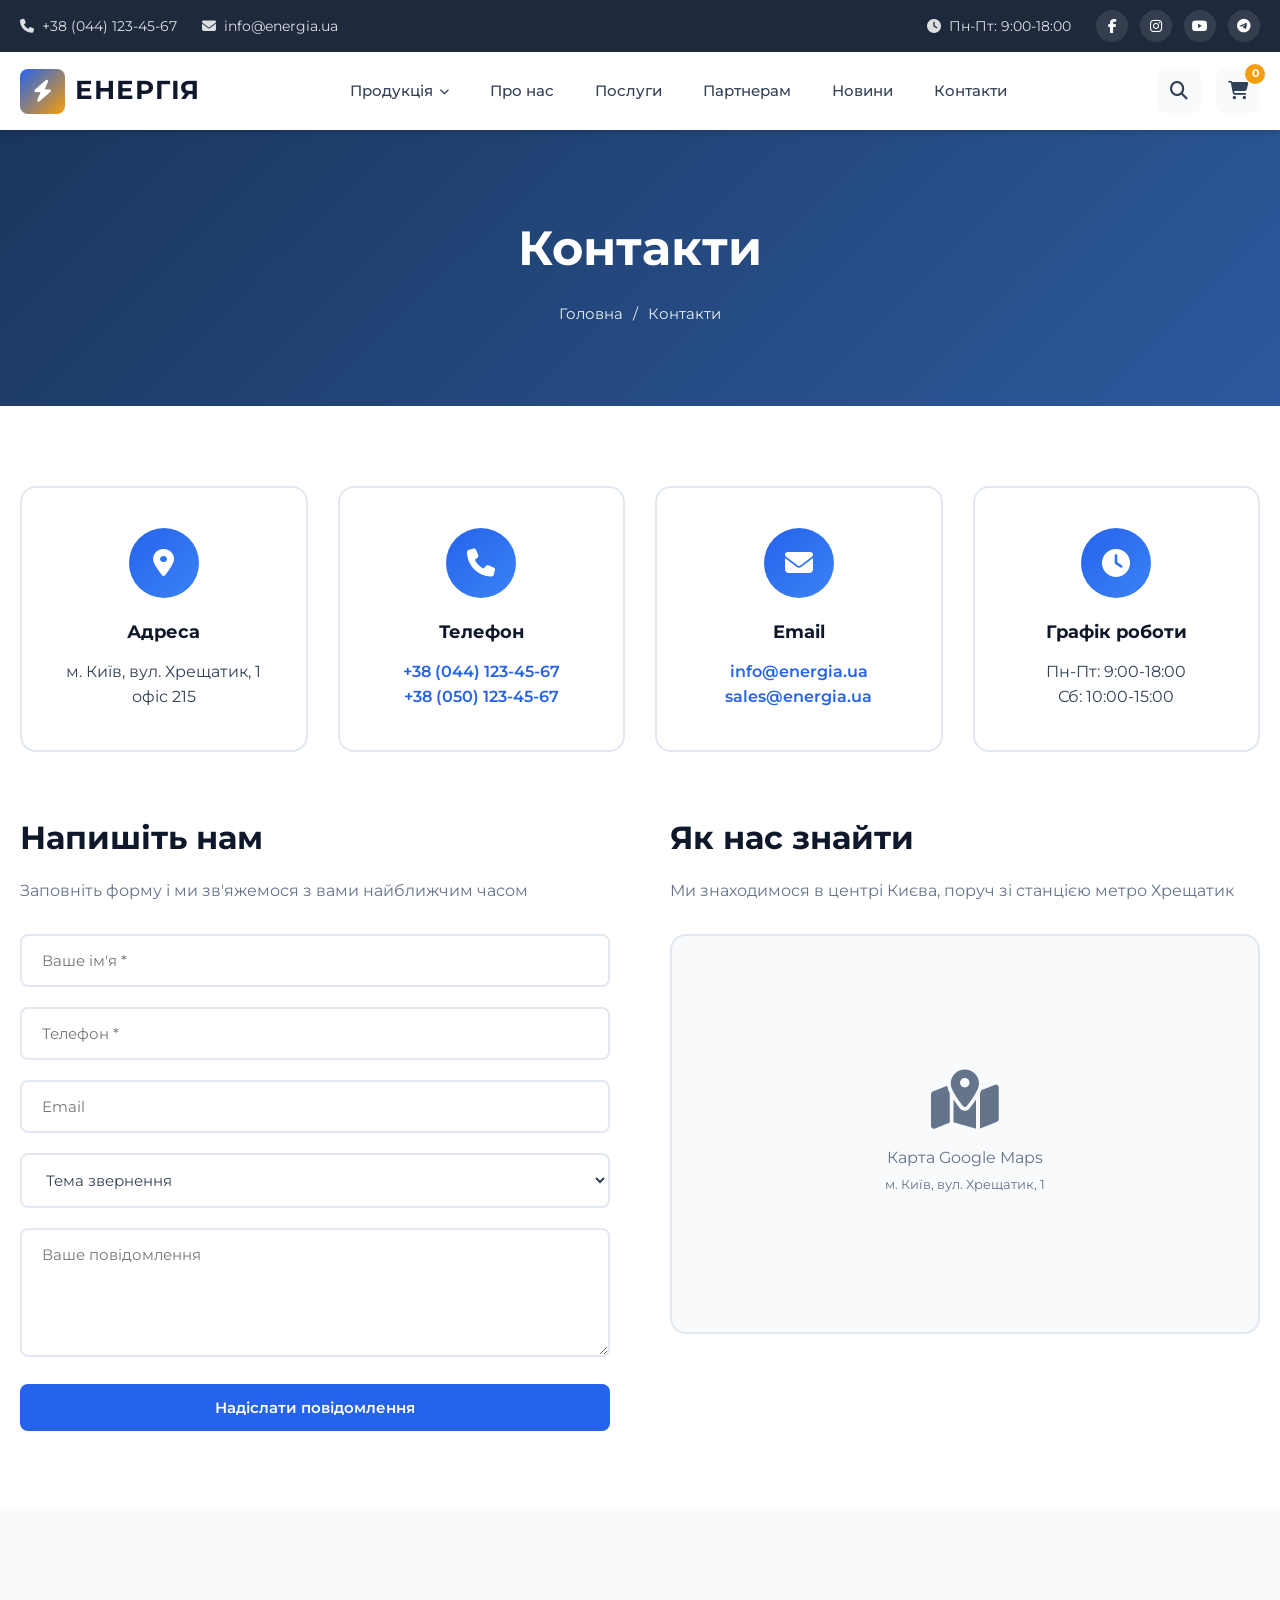
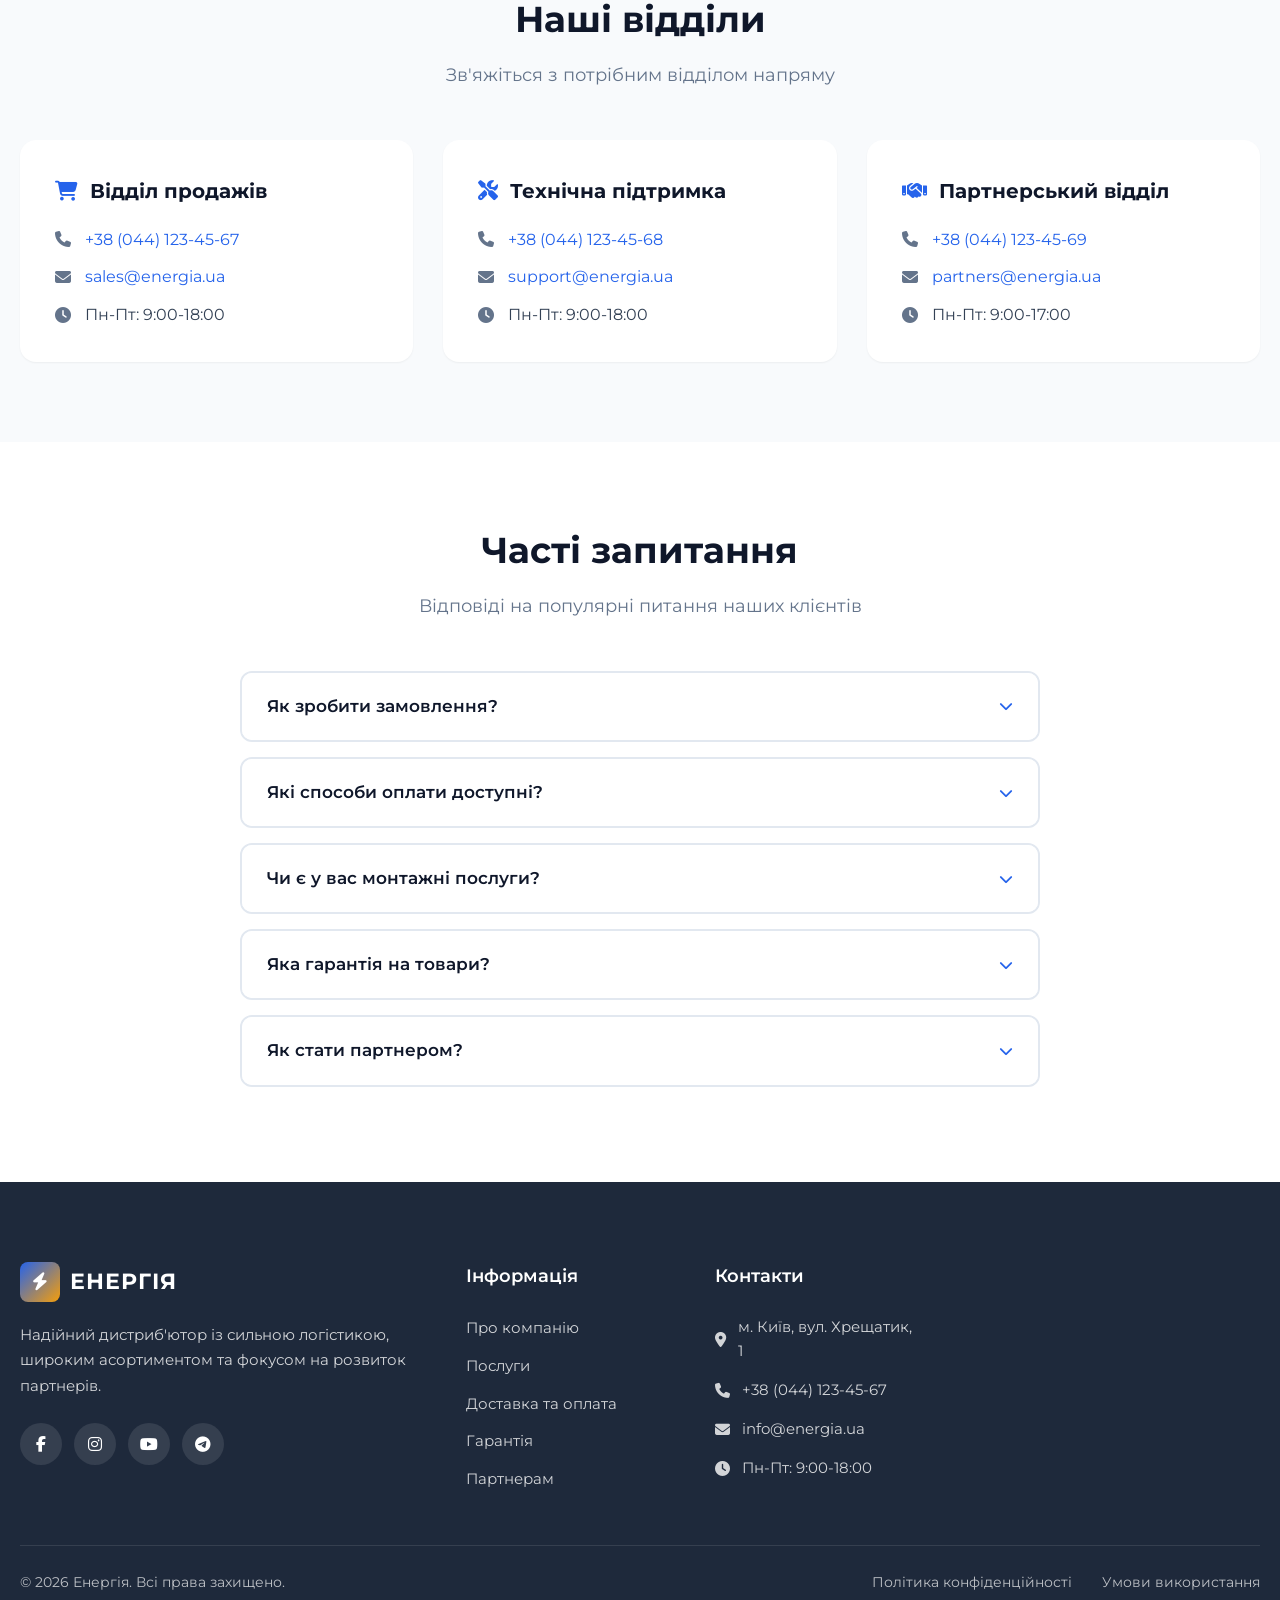
<file: energy/pages/contacts.html>
<!DOCTYPE html>
<html lang="uk">
<head>
    <meta charset="UTF-8">
    <meta name="viewport" content="width=device-width, initial-scale=1.0">
    <meta name="description" content="Контакти компанії Енергія - зв'яжіться з нами">
    <title>Контакти - Енергія</title>
    <link rel="stylesheet" href="../css/style.css">
    <link rel="preconnect" href="https://fonts.googleapis.com">
    <link rel="preconnect" href="https://fonts.gstatic.com" crossorigin>
    <link href="https://fonts.googleapis.com/css2?family=Montserrat:wght@300;400;500;600;700&display=swap" rel="stylesheet">
    <link rel="stylesheet" href="https://cdnjs.cloudflare.com/ajax/libs/font-awesome/6.4.0/css/all.min.css">
    <style>
        .page-hero {
            background: linear-gradient(135deg, #1a365d 0%, #2d5a9e 100%);
            padding: 80px 0;
            text-align: center;
            color: white;
        }
        .page-hero h1 {
            font-size: 48px;
            font-weight: 700;
            margin-bottom: 15px;
        }
        .breadcrumbs {
            display: flex;
            justify-content: center;
            gap: 10px;
            font-size: 15px;
            opacity: 0.9;
        }
        .breadcrumbs a:hover {
            text-decoration: underline;
        }
        .contacts-section {
            padding: 80px 0;
        }
        .contacts-grid {
            display: grid;
            grid-template-columns: repeat(4, 1fr);
            gap: 30px;
            margin-bottom: 60px;
        }
        .contact-card {
            text-align: center;
            padding: 40px 25px;
            background: var(--bg-white);
            border: 2px solid var(--border-color);
            border-radius: var(--radius-xl);
            transition: var(--transition);
        }
        .contact-card:hover {
            border-color: var(--primary-color);
            transform: translateY(-5px);
            box-shadow: var(--shadow-xl);
        }
        .contact-card-icon {
            width: 70px;
            height: 70px;
            margin: 0 auto 20px;
            display: flex;
            align-items: center;
            justify-content: center;
            background: linear-gradient(135deg, var(--primary-color), var(--primary-light));
            border-radius: 50%;
            color: white;
            font-size: 28px;
        }
        .contact-card h3 {
            font-size: 18px;
            color: var(--text-dark);
            margin-bottom: 12px;
        }
        .contact-card p {
            font-size: 16px;
            color: var(--text-color);
            line-height: 1.6;
        }
        .contact-card a {
            color: var(--primary-color);
            font-weight: 600;
        }
        .contact-card a:hover {
            text-decoration: underline;
        }
        .contacts-main {
            display: grid;
            grid-template-columns: 1fr 1fr;
            gap: 60px;
            align-items: start;
        }
        .contact-form-section h2 {
            font-size: 32px;
            color: var(--text-dark);
            margin-bottom: 15px;
        }
        .contact-form-section > p {
            color: var(--text-light);
            margin-bottom: 30px;
        }
        .contact-form-wrapper {
            padding: 0;
            box-shadow: none;
        }
        .map-section h2 {
            font-size: 32px;
            color: var(--text-dark);
            margin-bottom: 15px;
        }
        .map-section > p {
            color: var(--text-light);
            margin-bottom: 30px;
        }
        .map-container {
            height: 400px;
            background: var(--bg-light);
            border-radius: var(--radius-xl);
            display: flex;
            align-items: center;
            justify-content: center;
            border: 2px solid var(--border-color);
        }
        .map-placeholder {
            text-align: center;
            color: var(--text-light);
        }
        .map-placeholder i {
            font-size: 60px;
            margin-bottom: 15px;
            display: block;
        }
        .departments {
            padding: 80px 0;
            background: var(--bg-light);
        }
        .departments-grid {
            display: grid;
            grid-template-columns: repeat(3, 1fr);
            gap: 30px;
        }
        .department-card {
            background: var(--bg-white);
            padding: 35px;
            border-radius: var(--radius-xl);
            box-shadow: var(--shadow-sm);
        }
        .department-card h3 {
            font-size: 20px;
            color: var(--text-dark);
            margin-bottom: 20px;
            display: flex;
            align-items: center;
            gap: 12px;
        }
        .department-card h3 i {
            color: var(--primary-color);
        }
        .department-card ul {
            display: flex;
            flex-direction: column;
            gap: 12px;
        }
        .department-card li {
            display: flex;
            align-items: center;
            gap: 10px;
            color: var(--text-color);
        }
        .department-card li i {
            color: var(--text-light);
            width: 20px;
        }
        .department-card li a {
            color: var(--primary-color);
        }
        .faq {
            padding: 80px 0;
        }
        .faq-list {
            max-width: 800px;
            margin: 0 auto;
        }
        .faq-item {
            border: 2px solid var(--border-color);
            border-radius: var(--radius-lg);
            margin-bottom: 15px;
            overflow: hidden;
            transition: var(--transition);
        }
        .faq-item.active {
            border-color: var(--primary-color);
        }
        .faq-question {
            display: flex;
            align-items: center;
            justify-content: space-between;
            padding: 20px 25px;
            background: var(--bg-white);
            cursor: pointer;
            font-size: 17px;
            font-weight: 600;
            color: var(--text-dark);
            transition: var(--transition);
        }
        .faq-question:hover {
            background: var(--bg-light);
        }
        .faq-question i {
            font-size: 14px;
            color: var(--primary-color);
            transition: var(--transition);
        }
        .faq-item.active .faq-question i {
            transform: rotate(180deg);
        }
        .faq-answer {
            padding: 0 25px;
            max-height: 0;
            overflow: hidden;
            transition: all 0.3s ease;
        }
        .faq-item.active .faq-answer {
            padding: 0 25px 25px;
            max-height: 500px;
        }
        .faq-answer p {
            color: var(--text-color);
            line-height: 1.7;
        }
        @media (max-width: 992px) {
            .contacts-grid {
                grid-template-columns: repeat(2, 1fr);
            }
            .contacts-main {
                grid-template-columns: 1fr;
            }
            .departments-grid {
                grid-template-columns: repeat(2, 1fr);
            }
        }
        @media (max-width: 576px) {
            .contacts-grid {
                grid-template-columns: 1fr;
            }
            .departments-grid {
                grid-template-columns: 1fr;
            }
            .page-hero h1 {
                font-size: 32px;
            }
        }
    </style>
</head>
<body>
    <!-- Top Bar -->
    <div class="top-bar">
        <div class="container">
            <div class="top-bar-content">
                <div class="top-contacts">
                    <a href="tel:+380441234567"><i class="fas fa-phone"></i> +38 (044) 123-45-67</a>
                    <a href="mailto:info@energia.ua"><i class="fas fa-envelope"></i> info@energia.ua</a>
                </div>
                <div class="top-info">
                    <span><i class="fas fa-clock"></i> Пн-Пт: 9:00-18:00</span>
                    <div class="social-links">
                        <a href="#" aria-label="Facebook"><i class="fab fa-facebook-f"></i></a>
                        <a href="#" aria-label="Instagram"><i class="fab fa-instagram"></i></a>
                        <a href="#" aria-label="YouTube"><i class="fab fa-youtube"></i></a>
                        <a href="#" aria-label="Telegram"><i class="fab fa-telegram-plane"></i></a>
                    </div>
                </div>
            </div>
        </div>
    </div>

    <!-- Header -->
    <header class="header">
        <div class="container">
            <div class="header-content">
                <a href="../index.html" class="logo">
                    <span class="logo-icon"><i class="fas fa-bolt"></i></span>
                    <span class="logo-text">ЕНЕРГІЯ</span>
                </a>
                
                <nav class="main-nav" id="mainNav">
                    <ul class="nav-list">
                        <li class="nav-item dropdown">
                            <a href="#" class="nav-link">Продукція <i class="fas fa-chevron-down"></i></a>
                            <div class="dropdown-menu">
                                <a href="domophones.html"><i class="fas fa-door-open"></i> Домофони</a>
                                <a href="video.html"><i class="fas fa-video"></i> Відеоспостереження</a>
                                <a href="access.html"><i class="fas fa-key"></i> Контроль доступу</a>
                                <a href="intercom.html"><i class="fas fa-building"></i> Інтеркоми</a>
                                <a href="locks.html"><i class="fas fa-lock"></i> Електрозамки</a>
                                <a href="accessories.html"><i class="fas fa-tools"></i> Аксесуари</a>
                            </div>
                        </li>
                        <li class="nav-item"><a href="about.html" class="nav-link">Про нас</a></li>
                        <li class="nav-item"><a href="services.html" class="nav-link">Послуги</a></li>
                        <li class="nav-item"><a href="partners.html" class="nav-link">Партнерам</a></li>
                        <li class="nav-item"><a href="news.html" class="nav-link">Новини</a></li>
                        <li class="nav-item"><a href="contacts.html" class="nav-link">Контакти</a></li>
                    </ul>
                </nav>

                <div class="header-actions">
                    <button class="search-btn" id="searchBtn" aria-label="Пошук">
                        <i class="fas fa-search"></i>
                    </button>
                    <a href="cart.html" class="cart-btn">
                        <i class="fas fa-shopping-cart"></i>
                        <span class="cart-count">0</span>
                    </a>
                    <button class="mobile-menu-btn" id="mobileMenuBtn" aria-label="Меню">
                        <span></span>
                        <span></span>
                        <span></span>
                    </button>
                </div>
            </div>
        </div>
    </header>

    <!-- Page Hero -->
    <section class="page-hero">
        <div class="container">
            <h1>Контакти</h1>
            <div class="breadcrumbs">
                <a href="../index.html">Головна</a>
                <span>/</span>
                <span>Контакти</span>
            </div>
        </div>
    </section>

    <!-- Contact Cards -->
    <section class="contacts-section">
        <div class="container">
            <div class="contacts-grid">
                <div class="contact-card">
                    <div class="contact-card-icon">
                        <i class="fas fa-map-marker-alt"></i>
                    </div>
                    <h3>Адреса</h3>
                    <p>м. Київ, вул. Хрещатик, 1<br>офіс 215</p>
                </div>
                <div class="contact-card">
                    <div class="contact-card-icon">
                        <i class="fas fa-phone"></i>
                    </div>
                    <h3>Телефон</h3>
                    <p><a href="tel:+380441234567">+38 (044) 123-45-67</a><br><a href="tel:+380501234567">+38 (050) 123-45-67</a></p>
                </div>
                <div class="contact-card">
                    <div class="contact-card-icon">
                        <i class="fas fa-envelope"></i>
                    </div>
                    <h3>Email</h3>
                    <p><a href="mailto:info@energia.ua">info@energia.ua</a><br><a href="mailto:sales@energia.ua">sales@energia.ua</a></p>
                </div>
                <div class="contact-card">
                    <div class="contact-card-icon">
                        <i class="fas fa-clock"></i>
                    </div>
                    <h3>Графік роботи</h3>
                    <p>Пн-Пт: 9:00-18:00<br>Сб: 10:00-15:00</p>
                </div>
            </div>

            <div class="contacts-main">
                <div class="contact-form-section">
                    <h2>Напишіть нам</h2>
                    <p>Заповніть форму і ми зв'яжемося з вами найближчим часом</p>
                    <div class="contact-form-wrapper">
                        <form class="contact-form" id="contactForm">
                            <div class="form-group">
                                <input type="text" name="name" placeholder="Ваше ім'я *" required>
                            </div>
                            <div class="form-group">
                                <input type="tel" name="phone" placeholder="Телефон *" required>
                            </div>
                            <div class="form-group">
                                <input type="email" name="email" placeholder="Email">
                            </div>
                            <div class="form-group">
                                <select name="subject" style="width: 100%; padding: 15px 20px; font-size: 15px; border: 2px solid var(--border-color); border-radius: var(--radius-md); outline: none; background: white; color: var(--text-color);">
                                    <option value="">Тема звернення</option>
                                    <option value="consultation">Консультація</option>
                                    <option value="order">Замовлення</option>
                                    <option value="service">Сервіс</option>
                                    <option value="partnership">Партнерство</option>
                                    <option value="other">Інше</option>
                                </select>
                            </div>
                            <div class="form-group">
                                <textarea name="message" placeholder="Ваше повідомлення" rows="5"></textarea>
                            </div>
                            <button type="submit" class="btn btn-primary btn-block">Надіслати повідомлення</button>
                        </form>
                    </div>
                </div>
                <div class="map-section">
                    <h2>Як нас знайти</h2>
                    <p>Ми знаходимося в центрі Києва, поруч зі станцією метро Хрещатик</p>
                    <div class="map-container">
                        <div class="map-placeholder">
                            <i class="fas fa-map-marked-alt"></i>
                            <p>Карта Google Maps<br><small>м. Київ, вул. Хрещатик, 1</small></p>
                        </div>
                    </div>
                </div>
            </div>
        </div>
    </section>

    <!-- Departments -->
    <section class="departments">
        <div class="container">
            <div class="section-header">
                <h2>Наші відділи</h2>
                <p>Зв'яжіться з потрібним відділом напряму</p>
            </div>
            <div class="departments-grid">
                <div class="department-card">
                    <h3><i class="fas fa-shopping-cart"></i> Відділ продажів</h3>
                    <ul>
                        <li><i class="fas fa-phone"></i> <a href="tel:+380441234567">+38 (044) 123-45-67</a></li>
                        <li><i class="fas fa-envelope"></i> <a href="mailto:sales@energia.ua">sales@energia.ua</a></li>
                        <li><i class="fas fa-clock"></i> Пн-Пт: 9:00-18:00</li>
                    </ul>
                </div>
                <div class="department-card">
                    <h3><i class="fas fa-tools"></i> Технічна підтримка</h3>
                    <ul>
                        <li><i class="fas fa-phone"></i> <a href="tel:+380441234568">+38 (044) 123-45-68</a></li>
                        <li><i class="fas fa-envelope"></i> <a href="mailto:support@energia.ua">support@energia.ua</a></li>
                        <li><i class="fas fa-clock"></i> Пн-Пт: 9:00-18:00</li>
                    </ul>
                </div>
                <div class="department-card">
                    <h3><i class="fas fa-handshake"></i> Партнерський відділ</h3>
                    <ul>
                        <li><i class="fas fa-phone"></i> <a href="tel:+380441234569">+38 (044) 123-45-69</a></li>
                        <li><i class="fas fa-envelope"></i> <a href="mailto:partners@energia.ua">partners@energia.ua</a></li>
                        <li><i class="fas fa-clock"></i> Пн-Пт: 9:00-17:00</li>
                    </ul>
                </div>
            </div>
        </div>
    </section>

    <!-- FAQ -->
    <section class="faq">
        <div class="container">
            <div class="section-header">
                <h2>Часті запитання</h2>
                <p>Відповіді на популярні питання наших клієнтів</p>
            </div>
            <div class="faq-list">
                <div class="faq-item">
                    <div class="faq-question" onclick="toggleFaq(this)">
                        Як зробити замовлення?
                        <i class="fas fa-chevron-down"></i>
                    </div>
                    <div class="faq-answer">
                        <p>Ви можете оформити замовлення через наш сайт, зателефонувавши менеджерам або відвідавши наш офіс. При оформленні онлайн-замовлення наш менеджер зв'яжеться з вами для підтвердження деталей.</p>
                    </div>
                </div>
                <div class="faq-item">
                    <div class="faq-question" onclick="toggleFaq(this)">
                        Які способи оплати доступні?
                        <i class="fas fa-chevron-down"></i>
                    </div>
                    <div class="faq-answer">
                        <p>Ми приймаємо готівкову оплату, безготівковий розрахунок для юридичних осіб, оплату картками Visa/Mastercard, а також накладений платіж при доставці Новою Поштою.</p>
                    </div>
                </div>
                <div class="faq-item">
                    <div class="faq-question" onclick="toggleFaq(this)">
                        Чи є у вас монтажні послуги?
                        <i class="fas fa-chevron-down"></i>
                    </div>
                    <div class="faq-answer">
                        <p>Так, ми надаємо повний комплекс монтажних послуг: встановлення домофонів, систем відеоспостереження та контролю доступу. Роботи виконують сертифіковані спеціалісти з гарантією.</p>
                    </div>
                </div>
                <div class="faq-item">
                    <div class="faq-question" onclick="toggleFaq(this)">
                        Яка гарантія на товари?
                        <i class="fas fa-chevron-down"></i>
                    </div>
                    <div class="faq-answer">
                        <p>Гарантія на всі товари становить від 12 до 60 місяців залежно від виробника та категорії товару. Гарантійне обслуговування здійснюється в нашому авторизованому сервісному центрі.</p>
                    </div>
                </div>
                <div class="faq-item">
                    <div class="faq-question" onclick="toggleFaq(this)">
                        Як стати партнером?
                        <i class="fas fa-chevron-down"></i>
                    </div>
                    <div class="faq-answer">
                        <p>Для оформлення партнерства зверніться до нашого партнерського відділу за телефоном або email. Ми пропонуємо спеціальні умови для дилерів, монтажних організацій та інтеграторів.</p>
                    </div>
                </div>
            </div>
        </div>
    </section>

    <!-- Footer -->
    <footer class="footer">
        <div class="container">
            <div class="footer-content">
                <div class="footer-brand">
                    <a href="../index.html" class="footer-logo">
                        <span class="logo-icon"><i class="fas fa-bolt"></i></span>
                        <span class="logo-text">ЕНЕРГІЯ</span>
                    </a>
                    <p>Надійний дистриб'ютор із сильною логістикою, широким асортиментом та фокусом на розвиток партнерів.</p>
                    <div class="footer-social">
                        <a href="#" aria-label="Facebook"><i class="fab fa-facebook-f"></i></a>
                        <a href="#" aria-label="Instagram"><i class="fab fa-instagram"></i></a>
                        <a href="#" aria-label="YouTube"><i class="fab fa-youtube"></i></a>
                        <a href="#" aria-label="Telegram"><i class="fab fa-telegram-plane"></i></a>
                    </div>
                </div>
                <div class="footer-nav">
                    <h4>Інформація</h4>
                    <ul>
                        <li><a href="about.html">Про компанію</a></li>
                        <li><a href="services.html">Послуги</a></li>
                        <li><a href="delivery.html">Доставка та оплата</a></li>
                        <li><a href="warranty.html">Гарантія</a></li>
                        <li><a href="partners.html">Партнерам</a></li>
                    </ul>
                </div>
                <div class="footer-contacts">
                    <h4>Контакти</h4>
                    <p><i class="fas fa-map-marker-alt"></i> м. Київ, вул. Хрещатик, 1</p>
                    <p><i class="fas fa-phone"></i> <a href="tel:+380441234567">+38 (044) 123-45-67</a></p>
                    <p><i class="fas fa-envelope"></i> <a href="mailto:info@energia.ua">info@energia.ua</a></p>
                    <p><i class="fas fa-clock"></i> Пн-Пт: 9:00-18:00</p>
                </div>
            </div>
            <div class="footer-bottom">
                <p>&copy; 2026 Енергія. Всі права захищено.</p>
                <div class="footer-links">
                    <a href="privacy.html">Політика конфіденційності</a>
                    <a href="terms.html">Умови використання</a>
                </div>
            </div>
        </div>
    </footer>

    <button class="back-to-top" id="backToTop" aria-label="Вгору">
        <i class="fas fa-chevron-up"></i>
    </button>

    <script src="../js/main.js"></script>
    <script>
        function toggleFaq(element) {
            const faqItem = element.parentElement;
            faqItem.classList.toggle('active');
        }
    </script>
</body>
</html>
</file>
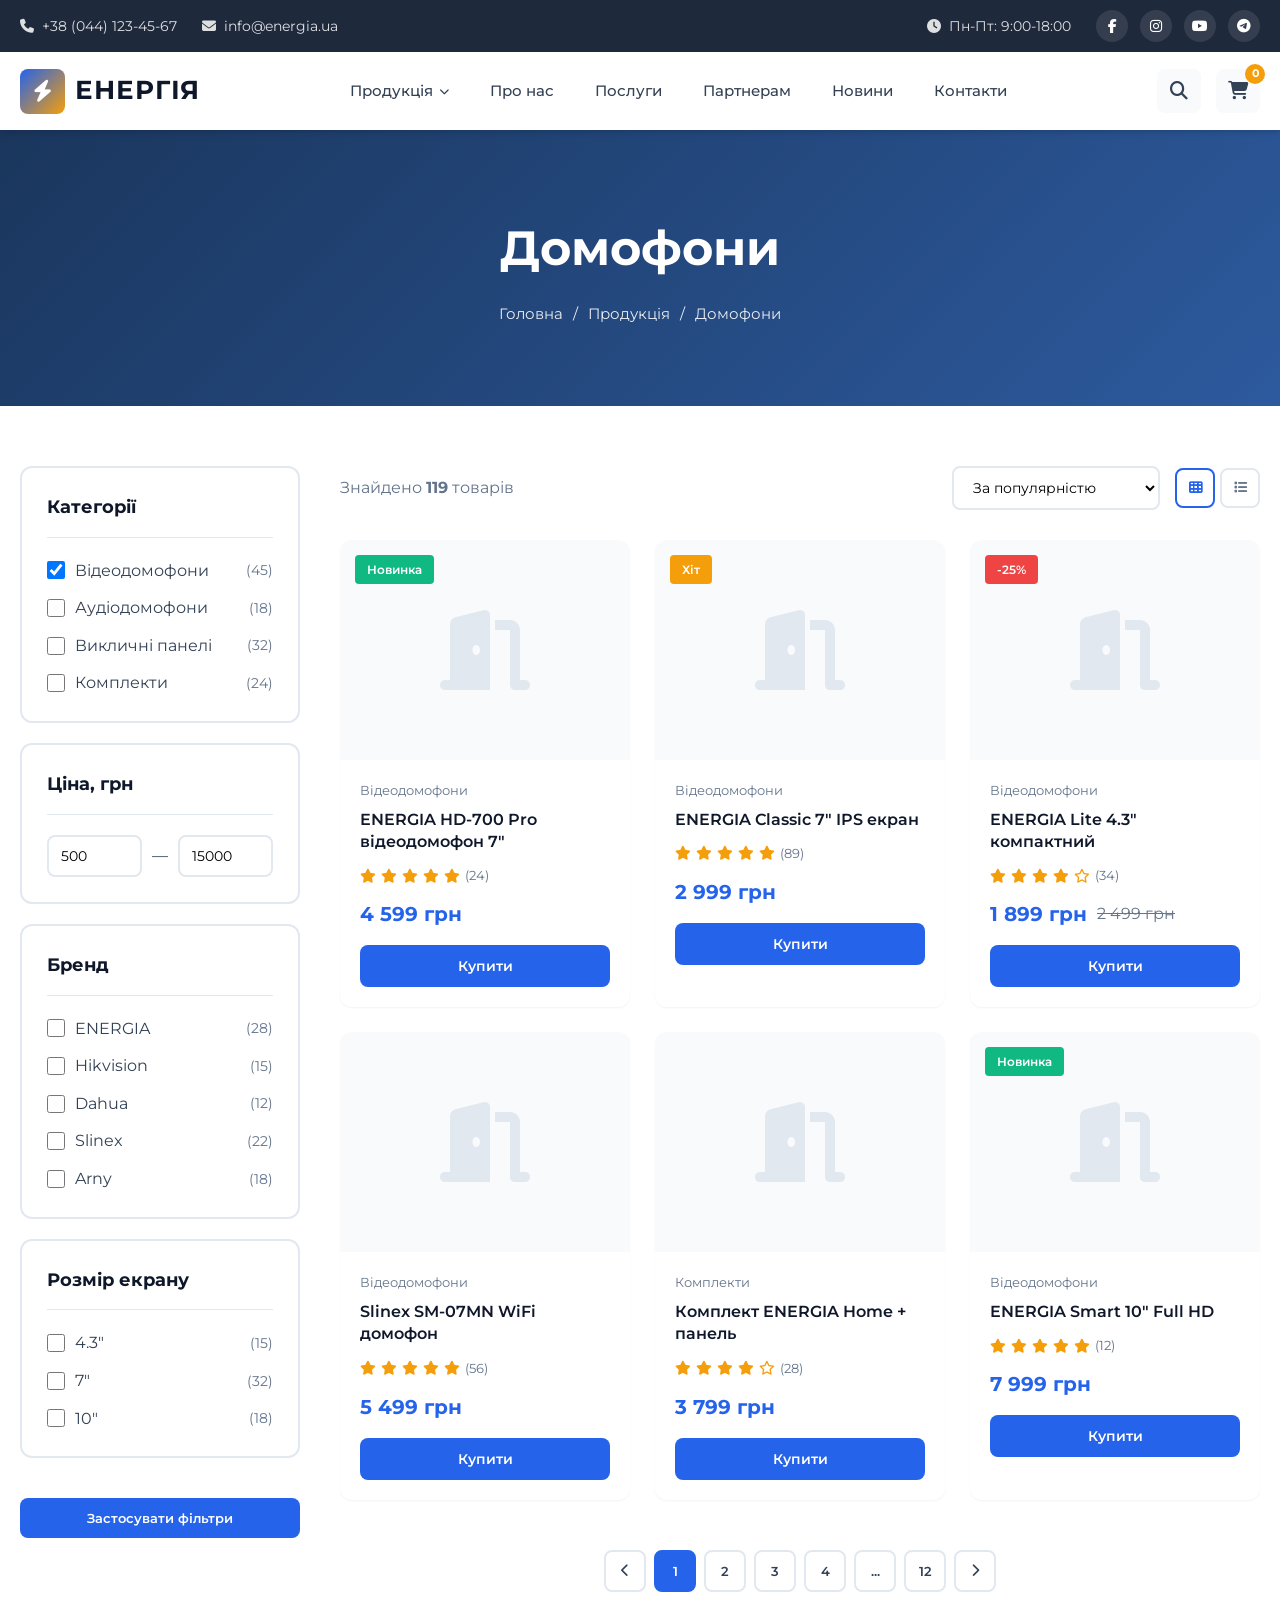
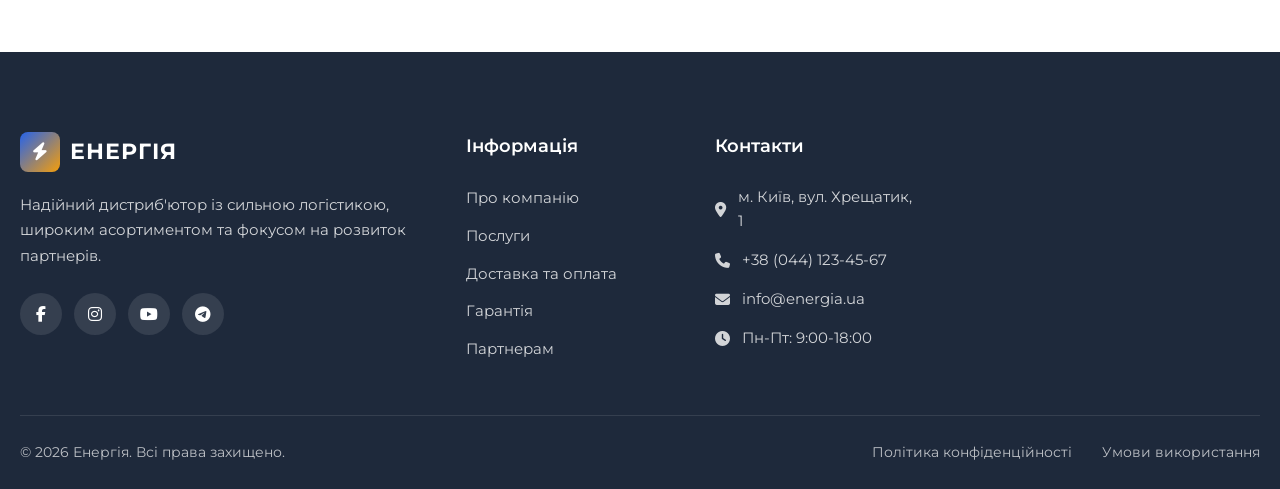
<file: energy/pages/domophones.html>
<!DOCTYPE html>
<html lang="uk">
<head>
    <meta charset="UTF-8">
    <meta name="viewport" content="width=device-width, initial-scale=1.0">
    <meta name="description" content="Домофони від компанії Енергія - широкий вибір аудіо та відеодомофонів">
    <title>Домофони - Енергія</title>
    <link rel="stylesheet" href="../css/style.css">
    <link rel="preconnect" href="https://fonts.googleapis.com">
    <link rel="preconnect" href="https://fonts.gstatic.com" crossorigin>
    <link href="https://fonts.googleapis.com/css2?family=Montserrat:wght@300;400;500;600;700&display=swap" rel="stylesheet">
    <link rel="stylesheet" href="https://cdnjs.cloudflare.com/ajax/libs/font-awesome/6.4.0/css/all.min.css">
    <style>
        .page-hero {
            background: linear-gradient(135deg, #1a365d 0%, #2d5a9e 100%);
            padding: 80px 0;
            text-align: center;
            color: white;
        }
        .page-hero h1 {
            font-size: 48px;
            font-weight: 700;
            margin-bottom: 15px;
        }
        .breadcrumbs {
            display: flex;
            justify-content: center;
            gap: 10px;
            font-size: 15px;
            opacity: 0.9;
        }
        .breadcrumbs a:hover {
            text-decoration: underline;
        }
        .catalog-section {
            padding: 60px 0;
        }
        .catalog-layout {
            display: grid;
            grid-template-columns: 280px 1fr;
            gap: 40px;
        }
        .catalog-sidebar {
            position: sticky;
            top: 100px;
            height: fit-content;
        }
        .filter-block {
            background: var(--bg-white);
            border: 2px solid var(--border-color);
            border-radius: var(--radius-lg);
            padding: 25px;
            margin-bottom: 20px;
        }
        .filter-block h3 {
            font-size: 18px;
            color: var(--text-dark);
            margin-bottom: 20px;
            padding-bottom: 15px;
            border-bottom: 1px solid var(--border-color);
        }
        .filter-list {
            display: flex;
            flex-direction: column;
            gap: 12px;
        }
        .filter-item {
            display: flex;
            align-items: center;
            gap: 10px;
            cursor: pointer;
        }
        .filter-item input {
            width: 18px;
            height: 18px;
            cursor: pointer;
        }
        .filter-item label {
            cursor: pointer;
            color: var(--text-color);
        }
        .filter-item span {
            margin-left: auto;
            color: var(--text-light);
            font-size: 14px;
        }
        .price-filter {
            display: flex;
            gap: 10px;
            align-items: center;
        }
        .price-input {
            width: 100%;
            padding: 10px 12px;
            border: 2px solid var(--border-color);
            border-radius: var(--radius-md);
            font-size: 14px;
        }
        .price-input:focus {
            border-color: var(--primary-color);
            outline: none;
        }
        .filter-btn {
            width: 100%;
            margin-top: 20px;
            padding: 12px;
            background: var(--primary-color);
            color: white;
            border-radius: var(--radius-md);
            font-weight: 600;
            transition: var(--transition);
        }
        .filter-btn:hover {
            background: var(--primary-dark);
        }
        .catalog-header {
            display: flex;
            justify-content: space-between;
            align-items: center;
            margin-bottom: 30px;
            flex-wrap: wrap;
            gap: 20px;
        }
        .catalog-count {
            font-size: 16px;
            color: var(--text-light);
        }
        .catalog-sort {
            display: flex;
            align-items: center;
            gap: 15px;
        }
        .sort-select {
            padding: 10px 15px;
            border: 2px solid var(--border-color);
            border-radius: var(--radius-md);
            font-size: 14px;
            background: white;
            cursor: pointer;
        }
        .view-btns {
            display: flex;
            gap: 5px;
        }
        .view-btn {
            width: 40px;
            height: 40px;
            display: flex;
            align-items: center;
            justify-content: center;
            border: 2px solid var(--border-color);
            border-radius: var(--radius-md);
            color: var(--text-light);
            transition: var(--transition);
        }
        .view-btn.active, .view-btn:hover {
            border-color: var(--primary-color);
            color: var(--primary-color);
        }
        .catalog-products {
            display: grid;
            grid-template-columns: repeat(3, 1fr);
            gap: 25px;
        }
        .catalog-products.list-view {
            grid-template-columns: 1fr;
        }
        .catalog-products.list-view .product-card {
            display: grid;
            grid-template-columns: 200px 1fr;
            gap: 25px;
        }
        .catalog-products.list-view .product-image {
            height: 200px;
        }
        .catalog-products.list-view .product-info {
            display: flex;
            flex-direction: column;
            justify-content: center;
        }
        .pagination {
            display: flex;
            justify-content: center;
            gap: 8px;
            margin-top: 50px;
        }
        .page-btn {
            min-width: 42px;
            height: 42px;
            display: flex;
            align-items: center;
            justify-content: center;
            border: 2px solid var(--border-color);
            border-radius: var(--radius-md);
            color: var(--text-color);
            font-weight: 600;
            transition: var(--transition);
        }
        .page-btn:hover, .page-btn.active {
            border-color: var(--primary-color);
            background: var(--primary-color);
            color: white;
        }
        .mobile-filter-btn {
            display: none;
            width: 100%;
            margin-bottom: 20px;
            padding: 15px;
            background: var(--bg-white);
            border: 2px solid var(--border-color);
            border-radius: var(--radius-md);
            font-size: 16px;
            font-weight: 600;
            color: var(--text-dark);
        }
        .mobile-filter-btn i {
            margin-right: 10px;
        }
        @media (max-width: 1200px) {
            .catalog-products {
                grid-template-columns: repeat(2, 1fr);
            }
        }
        @media (max-width: 992px) {
            .catalog-layout {
                grid-template-columns: 1fr;
            }
            .catalog-sidebar {
                position: fixed;
                top: 0;
                left: -100%;
                width: 320px;
                height: 100vh;
                background: var(--bg-light);
                z-index: 2000;
                padding: 20px;
                overflow-y: auto;
                transition: var(--transition);
            }
            .catalog-sidebar.active {
                left: 0;
            }
            .mobile-filter-btn {
                display: flex;
                align-items: center;
                justify-content: center;
            }
            .close-filter {
                display: block;
                margin-bottom: 20px;
                text-align: right;
            }
            .close-filter button {
                font-size: 24px;
                color: var(--text-dark);
            }
        }
        @media (max-width: 576px) {
            .catalog-products {
                grid-template-columns: 1fr;
            }
            .page-hero h1 {
                font-size: 32px;
            }
        }
    </style>
</head>
<body>
    <!-- Top Bar -->
    <div class="top-bar">
        <div class="container">
            <div class="top-bar-content">
                <div class="top-contacts">
                    <a href="tel:+380441234567"><i class="fas fa-phone"></i> +38 (044) 123-45-67</a>
                    <a href="mailto:info@energia.ua"><i class="fas fa-envelope"></i> info@energia.ua</a>
                </div>
                <div class="top-info">
                    <span><i class="fas fa-clock"></i> Пн-Пт: 9:00-18:00</span>
                    <div class="social-links">
                        <a href="#" aria-label="Facebook"><i class="fab fa-facebook-f"></i></a>
                        <a href="#" aria-label="Instagram"><i class="fab fa-instagram"></i></a>
                        <a href="#" aria-label="YouTube"><i class="fab fa-youtube"></i></a>
                        <a href="#" aria-label="Telegram"><i class="fab fa-telegram-plane"></i></a>
                    </div>
                </div>
            </div>
        </div>
    </div>

    <!-- Header -->
    <header class="header">
        <div class="container">
            <div class="header-content">
                <a href="../index.html" class="logo">
                    <span class="logo-icon"><i class="fas fa-bolt"></i></span>
                    <span class="logo-text">ЕНЕРГІЯ</span>
                </a>
                
                <nav class="main-nav" id="mainNav">
                    <ul class="nav-list">
                        <li class="nav-item dropdown">
                            <a href="#" class="nav-link">Продукція <i class="fas fa-chevron-down"></i></a>
                            <div class="dropdown-menu">
                                <a href="domophones.html"><i class="fas fa-door-open"></i> Домофони</a>
                                <a href="video.html"><i class="fas fa-video"></i> Відеоспостереження</a>
                                <a href="access.html"><i class="fas fa-key"></i> Контроль доступу</a>
                                <a href="intercom.html"><i class="fas fa-building"></i> Інтеркоми</a>
                                <a href="locks.html"><i class="fas fa-lock"></i> Електрозамки</a>
                                <a href="accessories.html"><i class="fas fa-tools"></i> Аксесуари</a>
                            </div>
                        </li>
                        <li class="nav-item"><a href="about.html" class="nav-link">Про нас</a></li>
                        <li class="nav-item"><a href="services.html" class="nav-link">Послуги</a></li>
                        <li class="nav-item"><a href="partners.html" class="nav-link">Партнерам</a></li>
                        <li class="nav-item"><a href="news.html" class="nav-link">Новини</a></li>
                        <li class="nav-item"><a href="contacts.html" class="nav-link">Контакти</a></li>
                    </ul>
                </nav>

                <div class="header-actions">
                    <button class="search-btn" id="searchBtn" aria-label="Пошук">
                        <i class="fas fa-search"></i>
                    </button>
                    <a href="cart.html" class="cart-btn">
                        <i class="fas fa-shopping-cart"></i>
                        <span class="cart-count">0</span>
                    </a>
                    <button class="mobile-menu-btn" id="mobileMenuBtn" aria-label="Меню">
                        <span></span>
                        <span></span>
                        <span></span>
                    </button>
                </div>
            </div>
        </div>
    </header>

    <!-- Page Hero -->
    <section class="page-hero">
        <div class="container">
            <h1>Домофони</h1>
            <div class="breadcrumbs">
                <a href="../index.html">Головна</a>
                <span>/</span>
                <a href="#">Продукція</a>
                <span>/</span>
                <span>Домофони</span>
            </div>
        </div>
    </section>

    <!-- Catalog -->
    <section class="catalog-section">
        <div class="container">
            <button class="mobile-filter-btn" onclick="toggleFilter()">
                <i class="fas fa-filter"></i> Фільтри
            </button>
            
            <div class="catalog-layout">
                <!-- Sidebar -->
                <aside class="catalog-sidebar" id="catalogSidebar">
                    <div class="close-filter" style="display: none;">
                        <button onclick="toggleFilter()"><i class="fas fa-times"></i></button>
                    </div>
                    
                    <div class="filter-block">
                        <h3>Категорії</h3>
                        <div class="filter-list">
                            <div class="filter-item">
                                <input type="checkbox" id="cat1" checked>
                                <label for="cat1">Відеодомофони</label>
                                <span>(45)</span>
                            </div>
                            <div class="filter-item">
                                <input type="checkbox" id="cat2">
                                <label for="cat2">Аудіодомофони</label>
                                <span>(18)</span>
                            </div>
                            <div class="filter-item">
                                <input type="checkbox" id="cat3">
                                <label for="cat3">Викличні панелі</label>
                                <span>(32)</span>
                            </div>
                            <div class="filter-item">
                                <input type="checkbox" id="cat4">
                                <label for="cat4">Комплекти</label>
                                <span>(24)</span>
                            </div>
                        </div>
                    </div>

                    <div class="filter-block">
                        <h3>Ціна, грн</h3>
                        <div class="price-filter">
                            <input type="number" class="price-input" placeholder="Від" value="500">
                            <span>—</span>
                            <input type="number" class="price-input" placeholder="До" value="15000">
                        </div>
                    </div>

                    <div class="filter-block">
                        <h3>Бренд</h3>
                        <div class="filter-list">
                            <div class="filter-item">
                                <input type="checkbox" id="brand1">
                                <label for="brand1">ENERGIA</label>
                                <span>(28)</span>
                            </div>
                            <div class="filter-item">
                                <input type="checkbox" id="brand2">
                                <label for="brand2">Hikvision</label>
                                <span>(15)</span>
                            </div>
                            <div class="filter-item">
                                <input type="checkbox" id="brand3">
                                <label for="brand3">Dahua</label>
                                <span>(12)</span>
                            </div>
                            <div class="filter-item">
                                <input type="checkbox" id="brand4">
                                <label for="brand4">Slinex</label>
                                <span>(22)</span>
                            </div>
                            <div class="filter-item">
                                <input type="checkbox" id="brand5">
                                <label for="brand5">Arny</label>
                                <span>(18)</span>
                            </div>
                        </div>
                    </div>

                    <div class="filter-block">
                        <h3>Розмір екрану</h3>
                        <div class="filter-list">
                            <div class="filter-item">
                                <input type="checkbox" id="size1">
                                <label for="size1">4.3"</label>
                                <span>(15)</span>
                            </div>
                            <div class="filter-item">
                                <input type="checkbox" id="size2">
                                <label for="size2">7"</label>
                                <span>(32)</span>
                            </div>
                            <div class="filter-item">
                                <input type="checkbox" id="size3">
                                <label for="size3">10"</label>
                                <span>(18)</span>
                            </div>
                        </div>
                    </div>

                    <button class="filter-btn">Застосувати фільтри</button>
                </aside>

                <!-- Products -->
                <div class="catalog-main">
                    <div class="catalog-header">
                        <div class="catalog-count">Знайдено <strong>119</strong> товарів</div>
                        <div class="catalog-sort">
                            <select class="sort-select">
                                <option>За популярністю</option>
                                <option>За ціною (зростання)</option>
                                <option>За ціною (спадання)</option>
                                <option>За новизною</option>
                                <option>За рейтингом</option>
                            </select>
                            <div class="view-btns">
                                <button class="view-btn active" onclick="setView('grid')"><i class="fas fa-th"></i></button>
                                <button class="view-btn" onclick="setView('list')"><i class="fas fa-list"></i></button>
                            </div>
                        </div>
                    </div>

                    <div class="catalog-products" id="catalogProducts">
                        <div class="product-card">
                            <div class="product-image">
                                <i class="fas fa-door-open"></i>
                                <span class="product-badge new">Новинка</span>
                                <div class="product-actions">
                                    <button class="product-action-btn"><i class="far fa-heart"></i></button>
                                    <button class="product-action-btn"><i class="fas fa-exchange-alt"></i></button>
                                </div>
                            </div>
                            <div class="product-info">
                                <div class="product-category">Відеодомофони</div>
                                <h3 class="product-title"><a href="#">ENERGIA HD-700 Pro відеодомофон 7"</a></h3>
                                <div class="product-rating">
                                    <i class="fas fa-star"></i>
                                    <i class="fas fa-star"></i>
                                    <i class="fas fa-star"></i>
                                    <i class="fas fa-star"></i>
                                    <i class="fas fa-star"></i>
                                    <span>(24)</span>
                                </div>
                                <div class="product-price">
                                    <span class="price-current">4 599 грн</span>
                                </div>
                                <button class="product-buy">Купити</button>
                            </div>
                        </div>

                        <div class="product-card">
                            <div class="product-image">
                                <i class="fas fa-door-open"></i>
                                <span class="product-badge hit">Хіт</span>
                                <div class="product-actions">
                                    <button class="product-action-btn"><i class="far fa-heart"></i></button>
                                    <button class="product-action-btn"><i class="fas fa-exchange-alt"></i></button>
                                </div>
                            </div>
                            <div class="product-info">
                                <div class="product-category">Відеодомофони</div>
                                <h3 class="product-title"><a href="#">ENERGIA Classic 7" IPS екран</a></h3>
                                <div class="product-rating">
                                    <i class="fas fa-star"></i>
                                    <i class="fas fa-star"></i>
                                    <i class="fas fa-star"></i>
                                    <i class="fas fa-star"></i>
                                    <i class="fas fa-star"></i>
                                    <span>(89)</span>
                                </div>
                                <div class="product-price">
                                    <span class="price-current">2 999 грн</span>
                                </div>
                                <button class="product-buy">Купити</button>
                            </div>
                        </div>

                        <div class="product-card">
                            <div class="product-image">
                                <i class="fas fa-door-open"></i>
                                <span class="product-badge sale">-25%</span>
                                <div class="product-actions">
                                    <button class="product-action-btn"><i class="far fa-heart"></i></button>
                                    <button class="product-action-btn"><i class="fas fa-exchange-alt"></i></button>
                                </div>
                            </div>
                            <div class="product-info">
                                <div class="product-category">Відеодомофони</div>
                                <h3 class="product-title"><a href="#">ENERGIA Lite 4.3" компактний</a></h3>
                                <div class="product-rating">
                                    <i class="fas fa-star"></i>
                                    <i class="fas fa-star"></i>
                                    <i class="fas fa-star"></i>
                                    <i class="fas fa-star"></i>
                                    <i class="far fa-star"></i>
                                    <span>(34)</span>
                                </div>
                                <div class="product-price">
                                    <span class="price-current">1 899 грн</span>
                                    <span class="price-old">2 499 грн</span>
                                </div>
                                <button class="product-buy">Купити</button>
                            </div>
                        </div>

                        <div class="product-card">
                            <div class="product-image">
                                <i class="fas fa-door-open"></i>
                                <div class="product-actions">
                                    <button class="product-action-btn"><i class="far fa-heart"></i></button>
                                    <button class="product-action-btn"><i class="fas fa-exchange-alt"></i></button>
                                </div>
                            </div>
                            <div class="product-info">
                                <div class="product-category">Відеодомофони</div>
                                <h3 class="product-title"><a href="#">Slinex SM-07MN WiFi домофон</a></h3>
                                <div class="product-rating">
                                    <i class="fas fa-star"></i>
                                    <i class="fas fa-star"></i>
                                    <i class="fas fa-star"></i>
                                    <i class="fas fa-star"></i>
                                    <i class="fas fa-star"></i>
                                    <span>(56)</span>
                                </div>
                                <div class="product-price">
                                    <span class="price-current">5 499 грн</span>
                                </div>
                                <button class="product-buy">Купити</button>
                            </div>
                        </div>

                        <div class="product-card">
                            <div class="product-image">
                                <i class="fas fa-door-open"></i>
                                <div class="product-actions">
                                    <button class="product-action-btn"><i class="far fa-heart"></i></button>
                                    <button class="product-action-btn"><i class="fas fa-exchange-alt"></i></button>
                                </div>
                            </div>
                            <div class="product-info">
                                <div class="product-category">Комплекти</div>
                                <h3 class="product-title"><a href="#">Комплект ENERGIA Home + панель</a></h3>
                                <div class="product-rating">
                                    <i class="fas fa-star"></i>
                                    <i class="fas fa-star"></i>
                                    <i class="fas fa-star"></i>
                                    <i class="fas fa-star"></i>
                                    <i class="far fa-star"></i>
                                    <span>(28)</span>
                                </div>
                                <div class="product-price">
                                    <span class="price-current">3 799 грн</span>
                                </div>
                                <button class="product-buy">Купити</button>
                            </div>
                        </div>

                        <div class="product-card">
                            <div class="product-image">
                                <i class="fas fa-door-open"></i>
                                <span class="product-badge new">Новинка</span>
                                <div class="product-actions">
                                    <button class="product-action-btn"><i class="far fa-heart"></i></button>
                                    <button class="product-action-btn"><i class="fas fa-exchange-alt"></i></button>
                                </div>
                            </div>
                            <div class="product-info">
                                <div class="product-category">Відеодомофони</div>
                                <h3 class="product-title"><a href="#">ENERGIA Smart 10" Full HD</a></h3>
                                <div class="product-rating">
                                    <i class="fas fa-star"></i>
                                    <i class="fas fa-star"></i>
                                    <i class="fas fa-star"></i>
                                    <i class="fas fa-star"></i>
                                    <i class="fas fa-star"></i>
                                    <span>(12)</span>
                                </div>
                                <div class="product-price">
                                    <span class="price-current">7 999 грн</span>
                                </div>
                                <button class="product-buy">Купити</button>
                            </div>
                        </div>
                    </div>

                    <div class="pagination">
                        <button class="page-btn"><i class="fas fa-chevron-left"></i></button>
                        <button class="page-btn active">1</button>
                        <button class="page-btn">2</button>
                        <button class="page-btn">3</button>
                        <button class="page-btn">4</button>
                        <button class="page-btn">...</button>
                        <button class="page-btn">12</button>
                        <button class="page-btn"><i class="fas fa-chevron-right"></i></button>
                    </div>
                </div>
            </div>
        </div>
    </section>

    <!-- Footer -->
    <footer class="footer">
        <div class="container">
            <div class="footer-content">
                <div class="footer-brand">
                    <a href="../index.html" class="footer-logo">
                        <span class="logo-icon"><i class="fas fa-bolt"></i></span>
                        <span class="logo-text">ЕНЕРГІЯ</span>
                    </a>
                    <p>Надійний дистриб'ютор із сильною логістикою, широким асортиментом та фокусом на розвиток партнерів.</p>
                    <div class="footer-social">
                        <a href="#" aria-label="Facebook"><i class="fab fa-facebook-f"></i></a>
                        <a href="#" aria-label="Instagram"><i class="fab fa-instagram"></i></a>
                        <a href="#" aria-label="YouTube"><i class="fab fa-youtube"></i></a>
                        <a href="#" aria-label="Telegram"><i class="fab fa-telegram-plane"></i></a>
                    </div>
                </div>
                <div class="footer-nav">
                    <h4>Інформація</h4>
                    <ul>
                        <li><a href="about.html">Про компанію</a></li>
                        <li><a href="services.html">Послуги</a></li>
                        <li><a href="delivery.html">Доставка та оплата</a></li>
                        <li><a href="warranty.html">Гарантія</a></li>
                        <li><a href="partners.html">Партнерам</a></li>
                    </ul>
                </div>
                <div class="footer-contacts">
                    <h4>Контакти</h4>
                    <p><i class="fas fa-map-marker-alt"></i> м. Київ, вул. Хрещатик, 1</p>
                    <p><i class="fas fa-phone"></i> <a href="tel:+380441234567">+38 (044) 123-45-67</a></p>
                    <p><i class="fas fa-envelope"></i> <a href="mailto:info@energia.ua">info@energia.ua</a></p>
                    <p><i class="fas fa-clock"></i> Пн-Пт: 9:00-18:00</p>
                </div>
            </div>
            <div class="footer-bottom">
                <p>&copy; 2026 Енергія. Всі права захищено.</p>
                <div class="footer-links">
                    <a href="privacy.html">Політика конфіденційності</a>
                    <a href="terms.html">Умови використання</a>
                </div>
            </div>
        </div>
    </footer>

    <button class="back-to-top" id="backToTop" aria-label="Вгору">
        <i class="fas fa-chevron-up"></i>
    </button>

    <script src="../js/main.js"></script>
    <script>
        function toggleFilter() {
            document.getElementById('catalogSidebar').classList.toggle('active');
            document.body.style.overflow = document.getElementById('catalogSidebar').classList.contains('active') ? 'hidden' : '';
        }

        function setView(view) {
            const products = document.getElementById('catalogProducts');
            const btns = document.querySelectorAll('.view-btn');
            
            btns.forEach(btn => btn.classList.remove('active'));
            event.target.closest('.view-btn').classList.add('active');
            
            if (view === 'list') {
                products.classList.add('list-view');
            } else {
                products.classList.remove('list-view');
            }
        }
    </script>
</body>
</html>
</file>
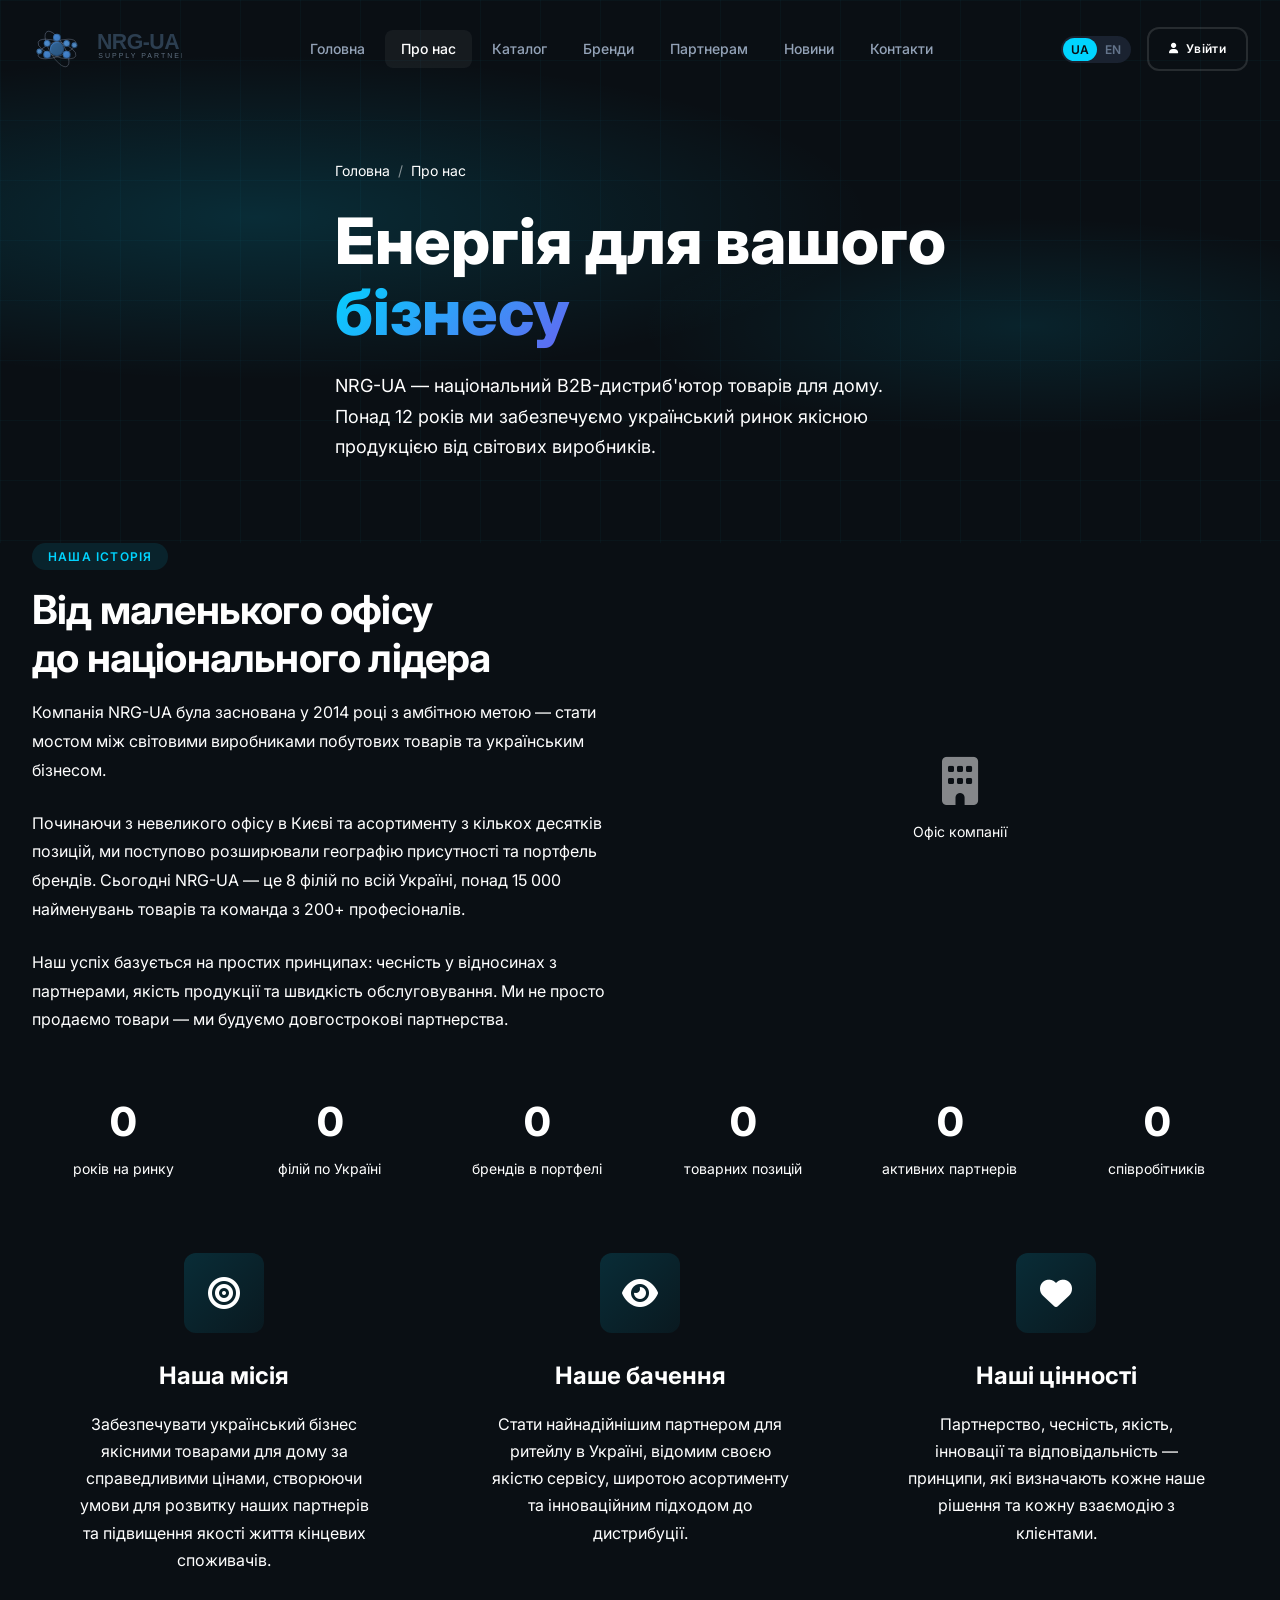
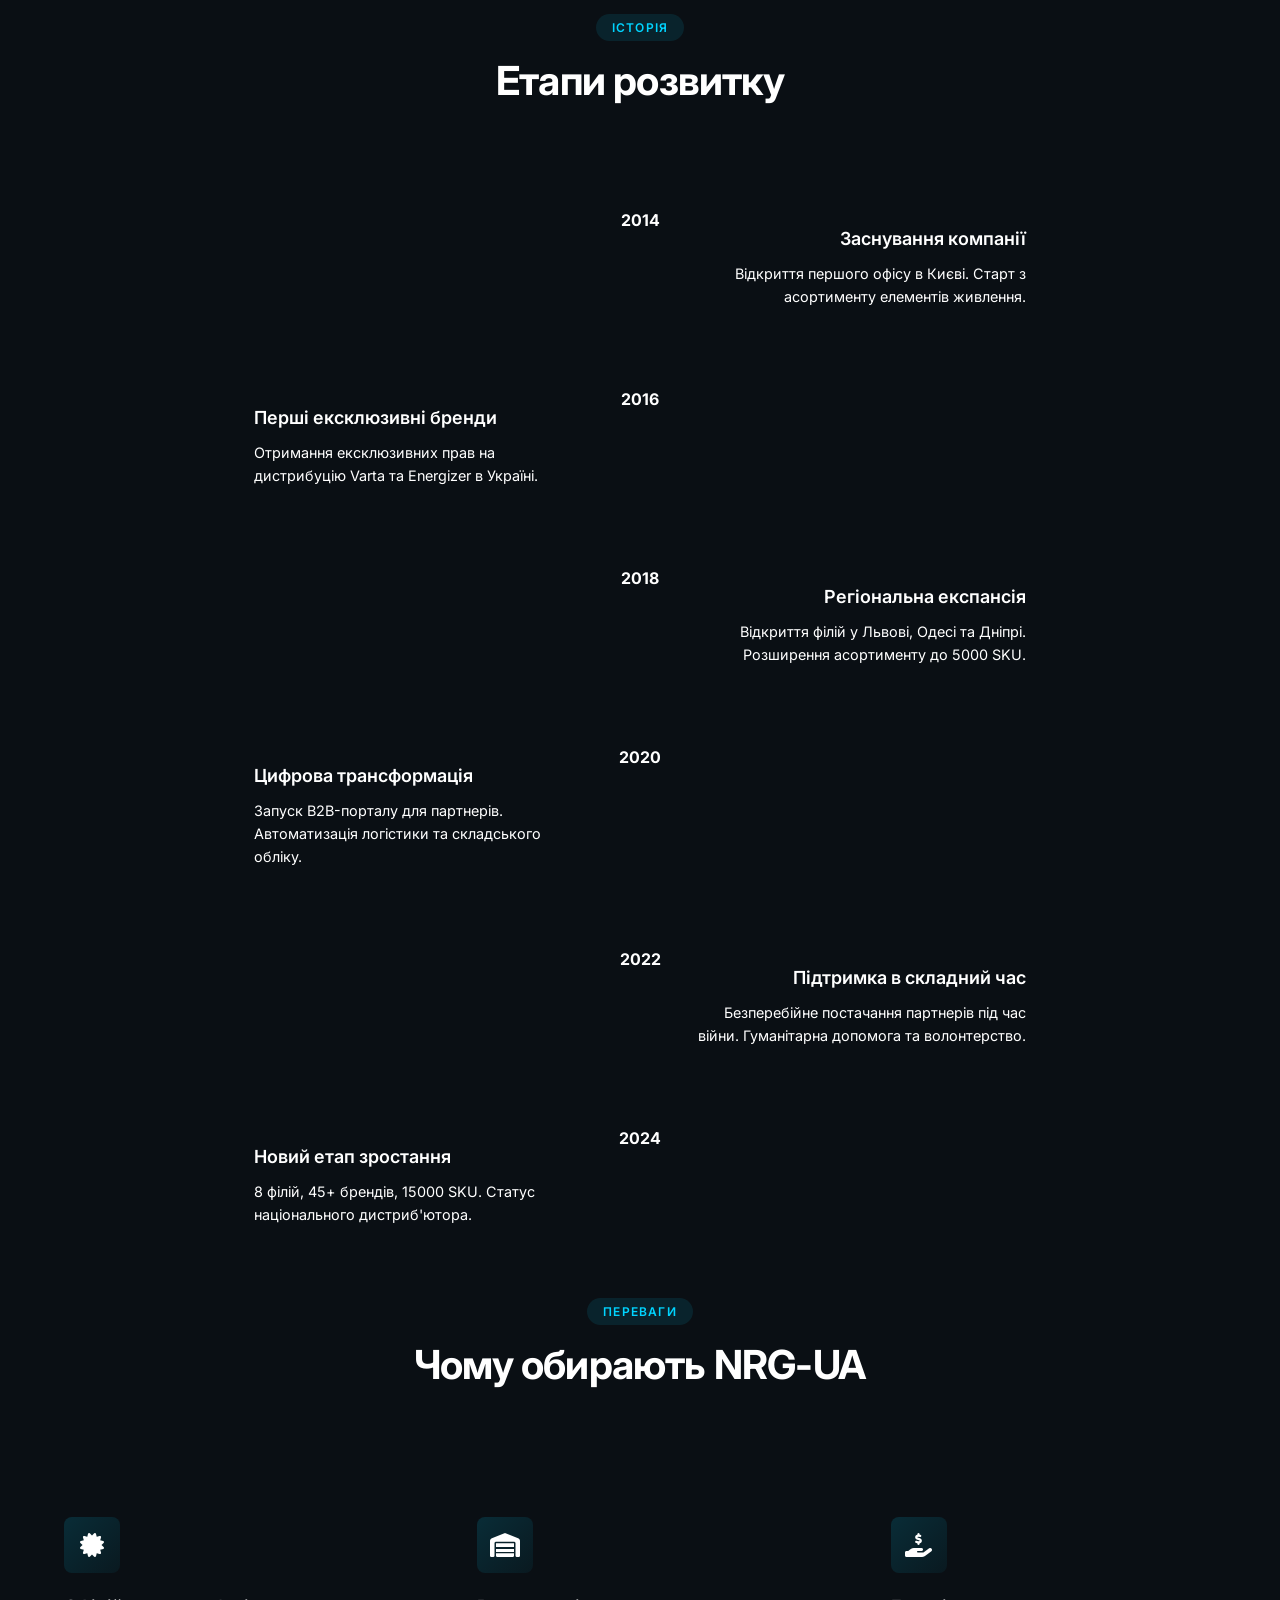
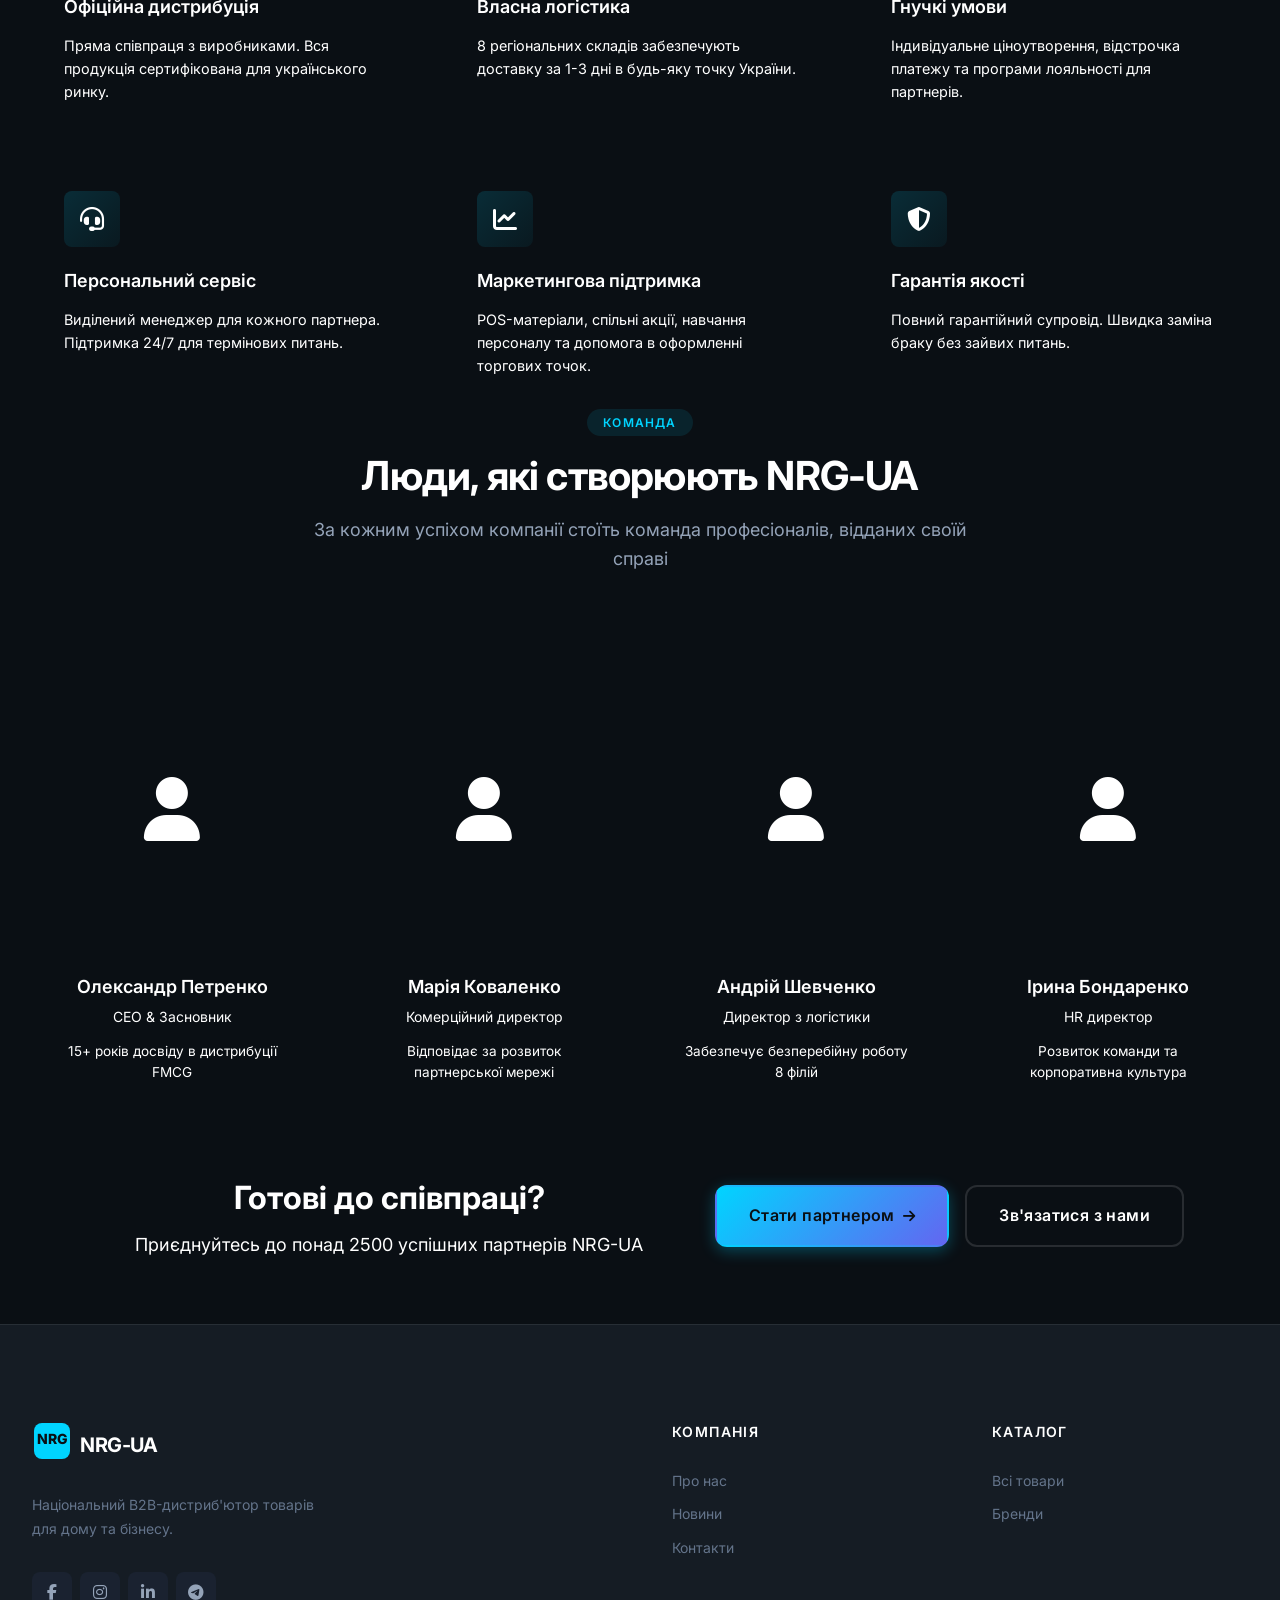
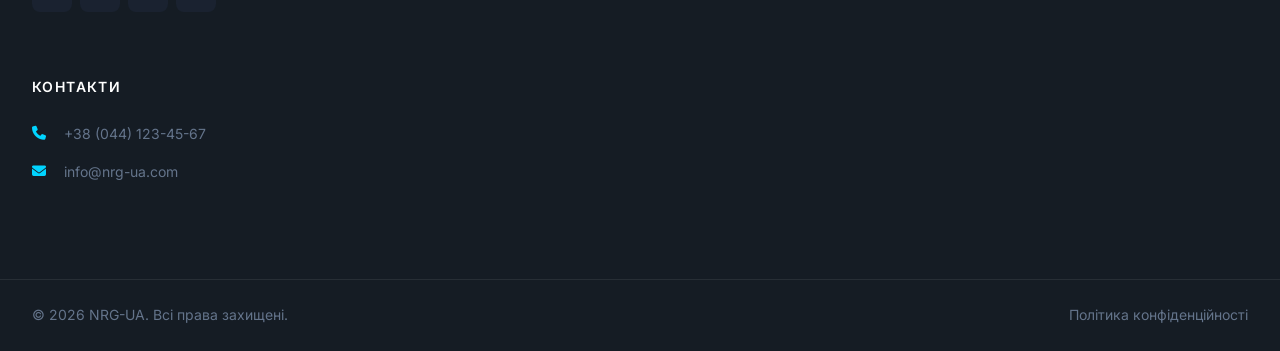
<file: energy/pages/nrg-about.html>
<!DOCTYPE html>
<html lang="uk">
<head>
    <meta charset="UTF-8">
    <meta name="viewport" content="width=device-width, initial-scale=1.0">
    <meta name="description" content="NRG-UA — національний дистриб'ютор товарів для дому. 12 років на ринку, 8 філій по Україні, 45+ брендів.">
    
    <title>Про компанію | NRG-UA — Національний дистриб'ютор</title>
    
    <link rel="preconnect" href="https://fonts.googleapis.com">
    <link rel="preconnect" href="https://fonts.gstatic.com" crossorigin>
    <link href="https://fonts.googleapis.com/css2?family=Inter:wght@300;400;500;600;700;800&display=swap" rel="stylesheet">
    <link rel="stylesheet" href="https://cdnjs.cloudflare.com/ajax/libs/font-awesome/6.5.0/css/all.min.css">
    <link rel="stylesheet" href="../css/nrg-style.css">
    <link rel="stylesheet" href="../css/nrg-pages.css">
</head>
<body>
    <!-- Header -->
    <header class="header" id="header">
        <div class="container">
            <div class="header-inner">
                <a href="../nrg-index.html" class="logo">
                    <img src="../images/nrg-logo.svg" alt="NRG-UA Supply Partner" class="logo-image" height="50">
                </a>

                <nav class="main-nav" id="mainNav">
                    <ul class="nav-list">
                        <li><a href="../nrg-index.html" class="nav-link">Головна</a></li>
                        <li><a href="nrg-about.html" class="nav-link active">Про нас</a></li>
                        <li><a href="catalog.html" class="nav-link">Каталог</a></li>
                        <li><a href="brands.html" class="nav-link">Бренди</a></li>
                        <li><a href="partners.html" class="nav-link">Партнерам</a></li>
                        <li><a href="news.html" class="nav-link">Новини</a></li>
                        <li><a href="contacts.html" class="nav-link">Контакти</a></li>
                    </ul>
                </nav>

                <div class="header-actions">
                    <div class="lang-switcher">
                        <button class="lang-btn active" data-lang="uk">UA</button>
                        <button class="lang-btn" data-lang="en">EN</button>
                    </div>
                    <a href="nrg-cabinet.html" class="btn btn-outline btn-sm" id="loginBtn">
                        <i class="fas fa-user"></i>
                        <span>Увійти</span>
                    </a>
                    <a href="https://nrgportal.com.ua" class="btn btn-primary btn-sm" id="b2bPortalBtn" style="display: none;" target="_blank" title="Тільки для зареєстрованих клієнтів">
                        <i class="fas fa-shopping-cart"></i>
                        <span data-i18n="nav.b2b_portal">B2B Portal</span>
                    </a>
                    <button class="mobile-toggle" id="mobileToggle" aria-label="Меню">
                        <span></span>
                        <span></span>
                        <span></span>
                    </button>
                </div>
            </div>
        </div>
    </header>

    <!-- Page Hero -->
    <section class="page-hero page-hero-about">
        <div class="page-hero-bg">
            <div class="hero-gradient"></div>
            <div class="hero-pattern"></div>
        </div>
        <div class="container">
            <div class="page-hero-content" data-animate="fade-up">
                <nav class="breadcrumb">
                    <a href="../nrg-index.html">Головна</a>
                    <span>/</span>
                    <span>Про нас</span>
                </nav>
                <h1 class="page-title">Енергія для вашого<br><span class="text-gradient">бізнесу</span></h1>
                <p class="page-description">
                    NRG-UA — національний B2B-дистриб'ютор товарів для дому. 
                    Понад 12 років ми забезпечуємо український ринок якісною продукцією 
                    від світових виробників.
                </p>
            </div>
        </div>
    </section>

    <!-- Company Story -->
    <section class="about-story">
        <div class="container">
            <div class="story-grid">
                <div class="story-content" data-animate="fade-up">
                    <span class="section-badge">Наша історія</span>
                    <h2 class="section-title text-left">Від маленького офісу<br>до національного лідера</h2>
                    <p class="story-text">
                        Компанія NRG-UA була заснована у 2014 році з амбітною метою — 
                        стати мостом між світовими виробниками побутових товарів та українським бізнесом.
                    </p>
                    <p class="story-text">
                        Починаючи з невеликого офісу в Києві та асортименту з кількох десятків позицій, 
                        ми поступово розширювали географію присутності та портфель брендів. Сьогодні 
                        NRG-UA — це 8 філій по всій Україні, понад 15 000 найменувань товарів та 
                        команда з 200+ професіоналів.
                    </p>
                    <p class="story-text">
                        Наш успіх базується на простих принципах: чесність у відносинах з партнерами, 
                        якість продукції та швидкість обслуговування. Ми не просто продаємо товари — 
                        ми будуємо довгострокові партнерства.
                    </p>
                </div>
                <div class="story-image" data-animate="fade-up" data-delay="100">
                    <div class="image-placeholder">
                        <i class="fas fa-building"></i>
                        <span>Офіс компанії</span>
                    </div>
                </div>
            </div>
        </div>
    </section>

    <!-- Statistics -->
    <section class="about-stats">
        <div class="container">
            <div class="stats-wrapper" data-animate="fade-up">
                <div class="stat-card">
                    <div class="stat-number" data-count="12">0</div>
                    <div class="stat-label">років на ринку</div>
                </div>
                <div class="stat-card">
                    <div class="stat-number" data-count="8">0</div>
                    <div class="stat-label">філій по Україні</div>
                </div>
                <div class="stat-card">
                    <div class="stat-number" data-count="45">0</div>
                    <div class="stat-label">брендів в портфелі</div>
                </div>
                <div class="stat-card">
                    <div class="stat-number" data-count="15000">0</div>
                    <div class="stat-label">товарних позицій</div>
                </div>
                <div class="stat-card">
                    <div class="stat-number" data-count="2500">0</div>
                    <div class="stat-label">активних партнерів</div>
                </div>
                <div class="stat-card">
                    <div class="stat-number" data-count="200">0</div>
                    <div class="stat-label">співробітників</div>
                </div>
            </div>
        </div>
    </section>

    <!-- Mission & Values -->
    <section class="about-mission">
        <div class="container">
            <div class="mission-grid">
                <div class="mission-card" data-animate="fade-up">
                    <div class="mission-icon">
                        <i class="fas fa-bullseye"></i>
                    </div>
                    <h3>Наша місія</h3>
                    <p>
                        Забезпечувати український бізнес якісними товарами для дому за справедливими цінами, 
                        створюючи умови для розвитку наших партнерів та підвищення якості життя кінцевих споживачів.
                    </p>
                </div>

                <div class="mission-card" data-animate="fade-up" data-delay="100">
                    <div class="mission-icon">
                        <i class="fas fa-eye"></i>
                    </div>
                    <h3>Наше бачення</h3>
                    <p>
                        Стати найнадійнішим партнером для ритейлу в Україні, відомим своєю якістю сервісу, 
                        широтою асортименту та інноваційним підходом до дистрибуції.
                    </p>
                </div>

                <div class="mission-card" data-animate="fade-up" data-delay="200">
                    <div class="mission-icon">
                        <i class="fas fa-heart"></i>
                    </div>
                    <h3>Наші цінності</h3>
                    <p>
                        Партнерство, чесність, якість, інновації та відповідальність — принципи, 
                        які визначають кожне наше рішення та кожну взаємодію з клієнтами.
                    </p>
                </div>
            </div>
        </div>
    </section>

    <!-- Timeline -->
    <section class="about-timeline">
        <div class="container">
            <div class="section-header" data-animate="fade-up">
                <span class="section-badge">Історія</span>
                <h2 class="section-title">Етапи розвитку</h2>
            </div>

            <div class="timeline">
                <div class="timeline-item" data-animate="fade-up">
                    <div class="timeline-year">2014</div>
                    <div class="timeline-content">
                        <h4>Заснування компанії</h4>
                        <p>Відкриття першого офісу в Києві. Старт з асортименту елементів живлення.</p>
                    </div>
                </div>

                <div class="timeline-item" data-animate="fade-up" data-delay="50">
                    <div class="timeline-year">2016</div>
                    <div class="timeline-content">
                        <h4>Перші ексклюзивні бренди</h4>
                        <p>Отримання ексклюзивних прав на дистрибуцію Varta та Energizer в Україні.</p>
                    </div>
                </div>

                <div class="timeline-item" data-animate="fade-up" data-delay="100">
                    <div class="timeline-year">2018</div>
                    <div class="timeline-content">
                        <h4>Регіональна експансія</h4>
                        <p>Відкриття філій у Львові, Одесі та Дніпрі. Розширення асортименту до 5000 SKU.</p>
                    </div>
                </div>

                <div class="timeline-item" data-animate="fade-up" data-delay="150">
                    <div class="timeline-year">2020</div>
                    <div class="timeline-content">
                        <h4>Цифрова трансформація</h4>
                        <p>Запуск B2B-порталу для партнерів. Автоматизація логістики та складського обліку.</p>
                    </div>
                </div>

                <div class="timeline-item" data-animate="fade-up" data-delay="200">
                    <div class="timeline-year">2022</div>
                    <div class="timeline-content">
                        <h4>Підтримка в складний час</h4>
                        <p>Безперебійне постачання партнерів під час війни. Гуманітарна допомога та волонтерство.</p>
                    </div>
                </div>

                <div class="timeline-item" data-animate="fade-up" data-delay="250">
                    <div class="timeline-year">2024</div>
                    <div class="timeline-content">
                        <h4>Новий етап зростання</h4>
                        <p>8 філій, 45+ брендів, 15000 SKU. Статус національного дистриб'ютора.</p>
                    </div>
                </div>
            </div>
        </div>
    </section>

    <!-- Advantages -->
    <section class="about-advantages">
        <div class="container">
            <div class="section-header" data-animate="fade-up">
                <span class="section-badge">Переваги</span>
                <h2 class="section-title">Чому обирають NRG-UA</h2>
            </div>

            <div class="advantages-grid">
                <div class="advantage-card" data-animate="fade-up" data-delay="0">
                    <div class="advantage-icon">
                        <i class="fas fa-certificate"></i>
                    </div>
                    <h4>Офіційна дистрибуція</h4>
                    <p>Пряма співпраця з виробниками. Вся продукція сертифікована для українського ринку.</p>
                </div>

                <div class="advantage-card" data-animate="fade-up" data-delay="50">
                    <div class="advantage-icon">
                        <i class="fas fa-warehouse"></i>
                    </div>
                    <h4>Власна логістика</h4>
                    <p>8 регіональних складів забезпечують доставку за 1-3 дні в будь-яку точку України.</p>
                </div>

                <div class="advantage-card" data-animate="fade-up" data-delay="100">
                    <div class="advantage-icon">
                        <i class="fas fa-hand-holding-dollar"></i>
                    </div>
                    <h4>Гнучкі умови</h4>
                    <p>Індивідуальне ціноутворення, відстрочка платежу та програми лояльності для партнерів.</p>
                </div>

                <div class="advantage-card" data-animate="fade-up" data-delay="150">
                    <div class="advantage-icon">
                        <i class="fas fa-headset"></i>
                    </div>
                    <h4>Персональний сервіс</h4>
                    <p>Виділений менеджер для кожного партнера. Підтримка 24/7 для термінових питань.</p>
                </div>

                <div class="advantage-card" data-animate="fade-up" data-delay="200">
                    <div class="advantage-icon">
                        <i class="fas fa-chart-line"></i>
                    </div>
                    <h4>Маркетингова підтримка</h4>
                    <p>POS-матеріали, спільні акції, навчання персоналу та допомога в оформленні торгових точок.</p>
                </div>

                <div class="advantage-card" data-animate="fade-up" data-delay="250">
                    <div class="advantage-icon">
                        <i class="fas fa-shield-halved"></i>
                    </div>
                    <h4>Гарантія якості</h4>
                    <p>Повний гарантійний супровід. Швидка заміна браку без зайвих питань.</p>
                </div>
            </div>
        </div>
    </section>

    <!-- Team -->
    <section class="about-team">
        <div class="container">
            <div class="section-header" data-animate="fade-up">
                <span class="section-badge">Команда</span>
                <h2 class="section-title">Люди, які створюють NRG-UA</h2>
                <p class="section-subtitle">
                    За кожним успіхом компанії стоїть команда професіоналів, 
                    відданих своїй справі
                </p>
            </div>

            <div class="team-grid">
                <div class="team-card" data-animate="fade-up" data-delay="0">
                    <div class="team-photo">
                        <div class="photo-placeholder">
                            <i class="fas fa-user"></i>
                        </div>
                    </div>
                    <div class="team-info">
                        <h4>Олександр Петренко</h4>
                        <span class="team-role">CEO & Засновник</span>
                        <p>15+ років досвіду в дистрибуції FMCG</p>
                    </div>
                </div>

                <div class="team-card" data-animate="fade-up" data-delay="50">
                    <div class="team-photo">
                        <div class="photo-placeholder">
                            <i class="fas fa-user"></i>
                        </div>
                    </div>
                    <div class="team-info">
                        <h4>Марія Коваленко</h4>
                        <span class="team-role">Комерційний директор</span>
                        <p>Відповідає за розвиток партнерської мережі</p>
                    </div>
                </div>

                <div class="team-card" data-animate="fade-up" data-delay="100">
                    <div class="team-photo">
                        <div class="photo-placeholder">
                            <i class="fas fa-user"></i>
                        </div>
                    </div>
                    <div class="team-info">
                        <h4>Андрій Шевченко</h4>
                        <span class="team-role">Директор з логістики</span>
                        <p>Забезпечує безперебійну роботу 8 філій</p>
                    </div>
                </div>

                <div class="team-card" data-animate="fade-up" data-delay="150">
                    <div class="team-photo">
                        <div class="photo-placeholder">
                            <i class="fas fa-user"></i>
                        </div>
                    </div>
                    <div class="team-info">
                        <h4>Ірина Бондаренко</h4>
                        <span class="team-role">HR директор</span>
                        <p>Розвиток команди та корпоративна культура</p>
                    </div>
                </div>
            </div>
        </div>
    </section>

    <!-- CTA -->
    <section class="about-cta">
        <div class="container">
            <div class="cta-card" data-animate="fade-up">
                <div class="cta-content">
                    <h2>Готові до співпраці?</h2>
                    <p>Приєднуйтесь до понад 2500 успішних партнерів NRG-UA</p>
                </div>
                <div class="cta-actions">
                    <a href="partners.html" class="btn btn-primary btn-lg">
                        <span>Стати партнером</span>
                        <i class="fas fa-arrow-right"></i>
                    </a>
                    <a href="contacts.html" class="btn btn-outline btn-lg">
                        <span>Зв'язатися з нами</span>
                    </a>
                </div>
            </div>
        </div>
    </section>

    <!-- Footer -->
    <footer class="footer">
        <div class="footer-top">
            <div class="container">
                <div class="footer-grid">
                    <div class="footer-col footer-about">
                        <a href="../nrg-index.html" class="footer-logo">
                            <span class="logo-icon">
                                <svg width="40" height="40" viewBox="0 0 40 40">
                                    <rect x="2" y="2" width="36" height="36" rx="8" fill="currentColor"/>
                                    <text x="50%" y="58%" text-anchor="middle" fill="#0A0F14" font-size="14" font-weight="800">NRG</text>
                                </svg>
                            </span>
                            <span class="logo-text">NRG-UA</span>
                        </a>
                        <p class="footer-description">
                            Національний B2B-дистриб'ютор товарів для дому та бізнесу.
                        </p>
                        <div class="footer-social">
                            <a href="#"><i class="fab fa-facebook-f"></i></a>
                            <a href="#"><i class="fab fa-instagram"></i></a>
                            <a href="#"><i class="fab fa-linkedin-in"></i></a>
                            <a href="#"><i class="fab fa-telegram-plane"></i></a>
                        </div>
                    </div>

                    <div class="footer-col">
                        <h4 class="footer-title">Компанія</h4>
                        <ul class="footer-links">
                            <li><a href="nrg-about.html">Про нас</a></li>
                            <li><a href="news.html">Новини</a></li>
                            <li><a href="contacts.html">Контакти</a></li>
                        </ul>
                    </div>

                    <div class="footer-col">
                        <h4 class="footer-title">Каталог</h4>
                        <ul class="footer-links">
                            <li><a href="catalog.html">Всі товари</a></li>
                            <li><a href="brands.html">Бренди</a></li>
                        </ul>
                    </div>

                    <div class="footer-col footer-contacts">
                        <h4 class="footer-title">Контакти</h4>
                        <ul class="contact-list">
                            <li>
                                <i class="fas fa-phone"></i>
                                <a href="tel:+380441234567">+38 (044) 123-45-67</a>
                            </li>
                            <li>
                                <i class="fas fa-envelope"></i>
                                <a href="mailto:info@nrg-ua.com">info@nrg-ua.com</a>
                            </li>
                        </ul>
                    </div>
                </div>
            </div>
        </div>

        <div class="footer-bottom">
            <div class="container">
                <div class="footer-bottom-content">
                    <p class="copyright">© 2026 NRG-UA. Всі права захищені.</p>
                    <div class="footer-bottom-links">
                        <a href="privacy.html">Політика конфіденційності</a>
                    </div>
                </div>
            </div>
        </div>
    </footer>

    <button class="back-to-top" id="backToTop"><i class="fas fa-arrow-up"></i></button>

    <script src="../js/nrg-main.js"></script>
</body>
</html>
</file>
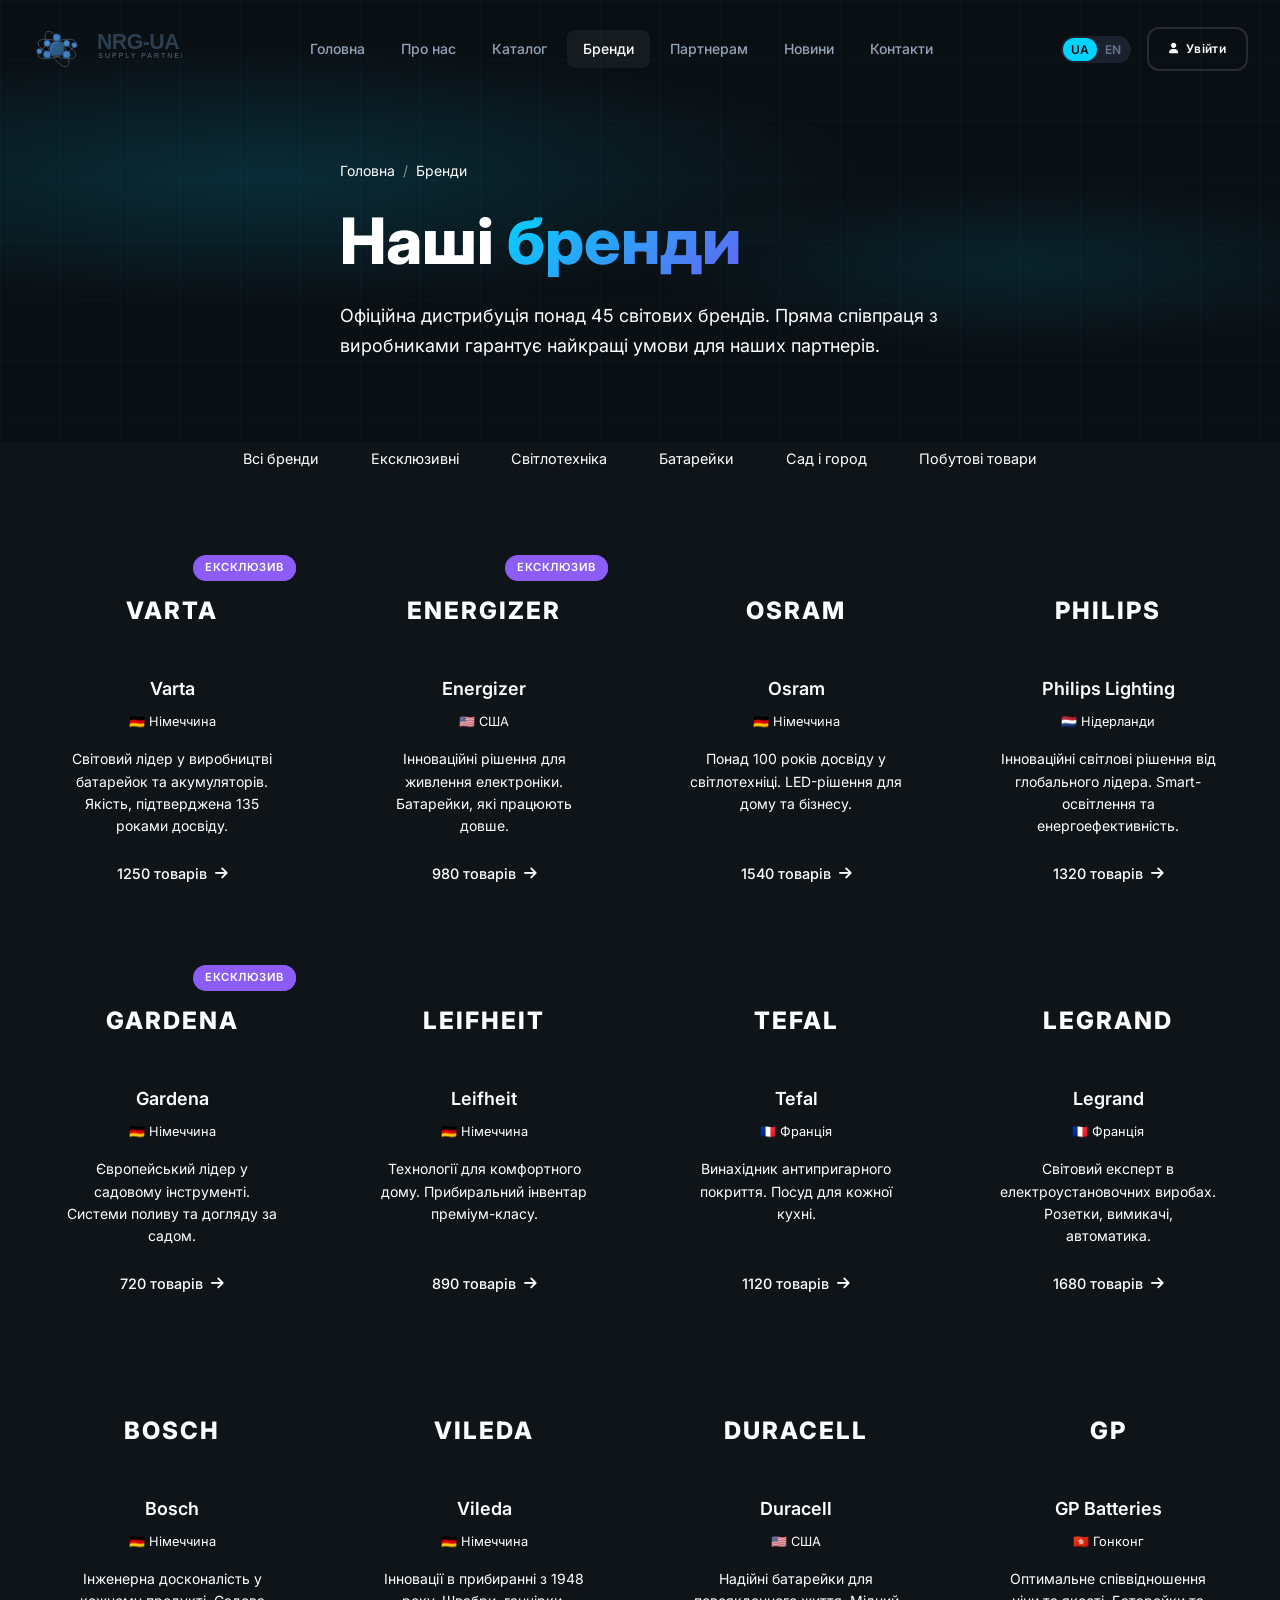
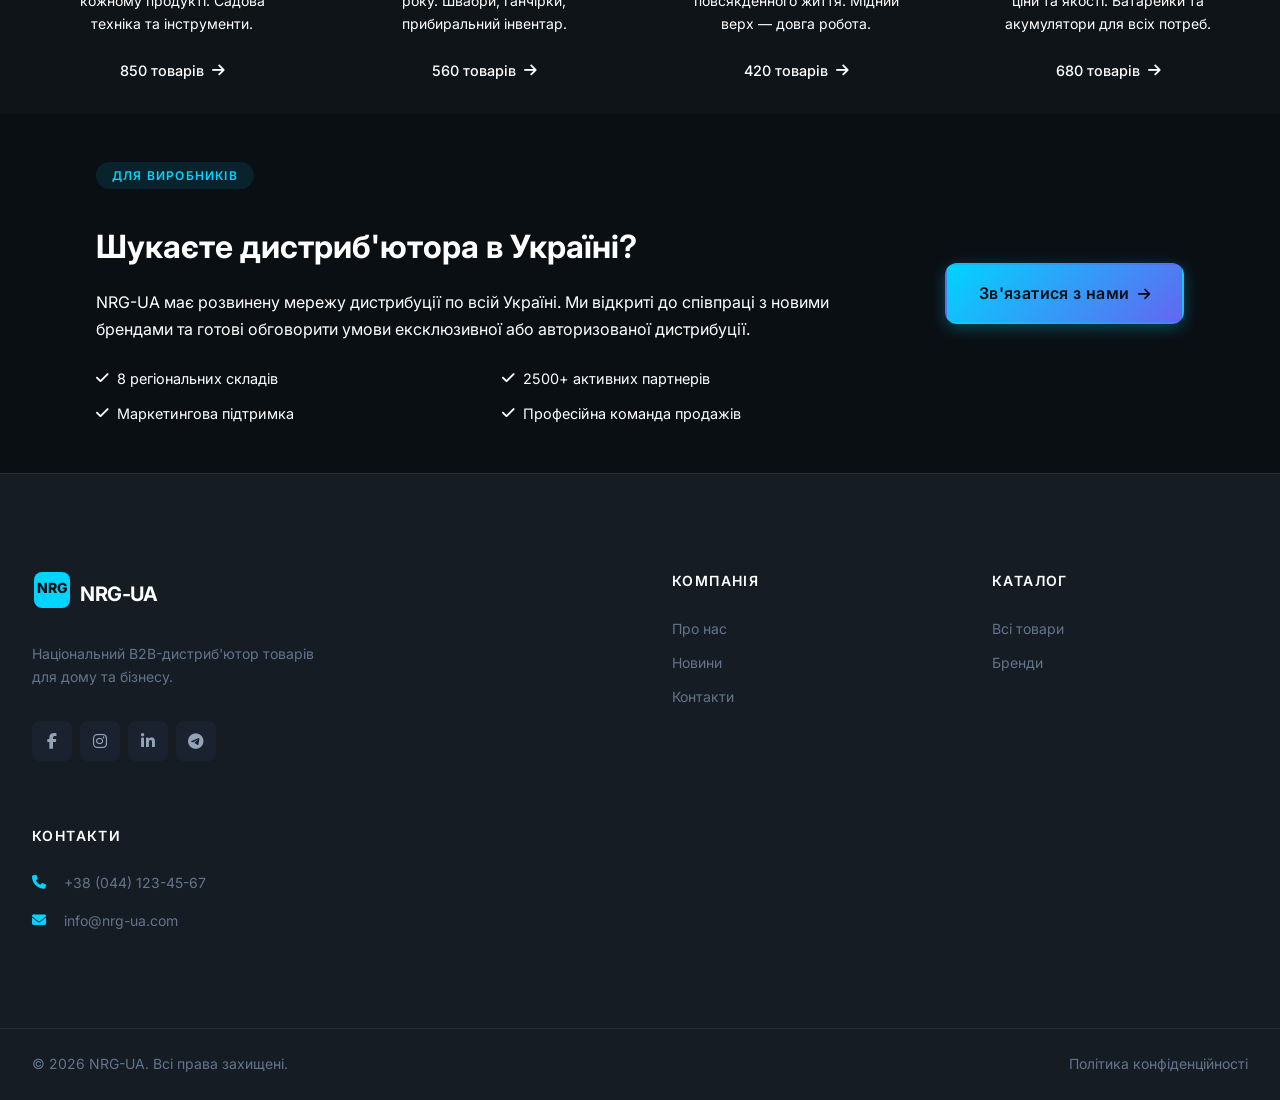
<file: energy/pages/nrg-brands.html>
<!DOCTYPE html>
<html lang="uk">
<head>
    <meta charset="UTF-8">
    <meta name="viewport" content="width=device-width, initial-scale=1.0">
    <meta name="description" content="Бренди NRG-UA — офіційна дистрибуція 45+ світових виробників. Varta, Energizer, Osram, Gardena, Tefal та інші.">
    
    <title>Бренди | NRG-UA — Наші партнери</title>
    
    <link rel="preconnect" href="https://fonts.googleapis.com">
    <link rel="preconnect" href="https://fonts.gstatic.com" crossorigin>
    <link href="https://fonts.googleapis.com/css2?family=Inter:wght@300;400;500;600;700;800&display=swap" rel="stylesheet">
    <link rel="stylesheet" href="https://cdnjs.cloudflare.com/ajax/libs/font-awesome/6.5.0/css/all.min.css">
    <link rel="stylesheet" href="../css/nrg-style.css">
    <link rel="stylesheet" href="../css/nrg-pages.css">
</head>
<body>
    <!-- Header -->
    <header class="header" id="header">
        <div class="container">
            <div class="header-inner">
                <a href="../nrg-index.html" class="logo">
                    <img src="../images/nrg-logo.svg" alt="NRG-UA Supply Partner" class="logo-image" height="50">
                </a>

                <nav class="main-nav" id="mainNav">
                    <ul class="nav-list">
                        <li><a href="../nrg-index.html" class="nav-link">Головна</a></li>
                        <li><a href="nrg-about.html" class="nav-link">Про нас</a></li>
                        <li><a href="nrg-catalog.html" class="nav-link">Каталог</a></li>
                        <li><a href="nrg-brands.html" class="nav-link active">Бренди</a></li>
                        <li><a href="partners.html" class="nav-link">Партнерам</a></li>
                        <li><a href="nrg-news.html" class="nav-link">Новини</a></li>
                        <li><a href="nrg-contacts.html" class="nav-link">Контакти</a></li>
                    </ul>
                </nav>

                <div class="header-actions">
                    <div class="lang-switcher">
                        <button class="lang-btn active" data-lang="uk">UA</button>
                        <button class="lang-btn" data-lang="en">EN</button>
                    </div>
                    <a href="nrg-cabinet.html" class="btn btn-outline btn-sm" id="loginBtn">
                        <i class="fas fa-user"></i>
                        <span>Увійти</span>
                    </a>
                    <a href="https://nrgportal.com.ua" class="btn btn-primary btn-sm" id="b2bPortalBtn" style="display: none;" target="_blank" title="Тільки для зареєстрованих клієнтів">
                        <i class="fas fa-shopping-cart"></i>
                        <span data-i18n="nav.b2b_portal">B2B Portal</span>
                    </a>
                    <button class="mobile-toggle" id="mobileToggle" aria-label="Меню">
                        <span></span>
                        <span></span>
                        <span></span>
                    </button>
                </div>
            </div>
        </div>
    </header>

    <!-- Page Hero -->
    <section class="page-hero">
        <div class="page-hero-bg">
            <div class="hero-gradient"></div>
            <div class="hero-pattern"></div>
        </div>
        <div class="container">
            <div class="page-hero-content" data-animate="fade-up">
                <nav class="breadcrumb">
                    <a href="../nrg-index.html">Головна</a>
                    <span>/</span>
                    <span>Бренди</span>
                </nav>
                <h1 class="page-title">Наші <span class="text-gradient">бренди</span></h1>
                <p class="page-description">
                    Офіційна дистрибуція понад 45 світових брендів. 
                    Пряма співпраця з виробниками гарантує найкращі умови для наших партнерів.
                </p>
            </div>
        </div>
    </section>

    <!-- Brands Section -->
    <section class="brands-section">
        <div class="container">
            <!-- Filter -->
            <div class="brands-filter" data-animate="fade-up">
                <button class="filter-btn active" data-filter="all">Всі бренди</button>
                <button class="filter-btn" data-filter="exclusive">Ексклюзивні</button>
                <button class="filter-btn" data-filter="lighting">Світлотехніка</button>
                <button class="filter-btn" data-filter="batteries">Батарейки</button>
                <button class="filter-btn" data-filter="garden">Сад і город</button>
                <button class="filter-btn" data-filter="household">Побутові товари</button>
            </div>

            <!-- Brands Grid -->
            <div class="brands-grid" data-animate="fade-up" data-delay="100">
                <!-- Varta -->
                <div class="brand-card exclusive" data-category="batteries exclusive">
                    <span class="brand-badge">Ексклюзив</span>
                    <div class="brand-logo">
                        <div class="logo-placeholder">VARTA</div>
                    </div>
                    <h3 class="brand-name">Varta</h3>
                    <p class="brand-country">🇩🇪 Німеччина</p>
                    <p class="brand-description">
                        Світовий лідер у виробництві батарейок та акумуляторів. 
                        Якість, підтверджена 135 роками досвіду.
                    </p>
                    <a href="nrg-catalog.html?brand=varta" class="brand-products">
                        <span>1250 товарів</span>
                        <i class="fas fa-arrow-right"></i>
                    </a>
                </div>

                <!-- Energizer -->
                <div class="brand-card exclusive" data-category="batteries exclusive">
                    <span class="brand-badge">Ексклюзив</span>
                    <div class="brand-logo">
                        <div class="logo-placeholder">ENERGIZER</div>
                    </div>
                    <h3 class="brand-name">Energizer</h3>
                    <p class="brand-country">🇺🇸 США</p>
                    <p class="brand-description">
                        Інноваційні рішення для живлення електроніки. 
                        Батарейки, які працюють довше.
                    </p>
                    <a href="nrg-catalog.html?brand=energizer" class="brand-products">
                        <span>980 товарів</span>
                        <i class="fas fa-arrow-right"></i>
                    </a>
                </div>

                <!-- Osram -->
                <div class="brand-card" data-category="lighting">
                    <div class="brand-logo">
                        <div class="logo-placeholder">OSRAM</div>
                    </div>
                    <h3 class="brand-name">Osram</h3>
                    <p class="brand-country">🇩🇪 Німеччина</p>
                    <p class="brand-description">
                        Понад 100 років досвіду у світлотехніці. 
                        LED-рішення для дому та бізнесу.
                    </p>
                    <a href="nrg-catalog.html?brand=osram" class="brand-products">
                        <span>1540 товарів</span>
                        <i class="fas fa-arrow-right"></i>
                    </a>
                </div>

                <!-- Philips -->
                <div class="brand-card" data-category="lighting">
                    <div class="brand-logo">
                        <div class="logo-placeholder">PHILIPS</div>
                    </div>
                    <h3 class="brand-name">Philips Lighting</h3>
                    <p class="brand-country">🇳🇱 Нідерланди</p>
                    <p class="brand-description">
                        Інноваційні світлові рішення від глобального лідера. 
                        Smart-освітлення та енергоефективність.
                    </p>
                    <a href="nrg-catalog.html?brand=philips" class="brand-products">
                        <span>1320 товарів</span>
                        <i class="fas fa-arrow-right"></i>
                    </a>
                </div>

                <!-- Gardena -->
                <div class="brand-card exclusive" data-category="garden exclusive">
                    <span class="brand-badge">Ексклюзив</span>
                    <div class="brand-logo">
                        <div class="logo-placeholder">GARDENA</div>
                    </div>
                    <h3 class="brand-name">Gardena</h3>
                    <p class="brand-country">🇩🇪 Німеччина</p>
                    <p class="brand-description">
                        Європейський лідер у садовому інструменті. 
                        Системи поливу та догляду за садом.
                    </p>
                    <a href="nrg-catalog.html?brand=gardena" class="brand-products">
                        <span>720 товарів</span>
                        <i class="fas fa-arrow-right"></i>
                    </a>
                </div>

                <!-- Leifheit -->
                <div class="brand-card" data-category="household">
                    <div class="brand-logo">
                        <div class="logo-placeholder">LEIFHEIT</div>
                    </div>
                    <h3 class="brand-name">Leifheit</h3>
                    <p class="brand-country">🇩🇪 Німеччина</p>
                    <p class="brand-description">
                        Технології для комфортного дому. 
                        Прибиральний інвентар преміум-класу.
                    </p>
                    <a href="nrg-catalog.html?brand=leifheit" class="brand-products">
                        <span>890 товарів</span>
                        <i class="fas fa-arrow-right"></i>
                    </a>
                </div>

                <!-- Tefal -->
                <div class="brand-card" data-category="household">
                    <div class="brand-logo">
                        <div class="logo-placeholder">TEFAL</div>
                    </div>
                    <h3 class="brand-name">Tefal</h3>
                    <p class="brand-country">🇫🇷 Франція</p>
                    <p class="brand-description">
                        Винахідник антипригарного покриття. 
                        Посуд для кожної кухні.
                    </p>
                    <a href="nrg-catalog.html?brand=tefal" class="brand-products">
                        <span>1120 товарів</span>
                        <i class="fas fa-arrow-right"></i>
                    </a>
                </div>

                <!-- Legrand -->
                <div class="brand-card" data-category="lighting">
                    <div class="brand-logo">
                        <div class="logo-placeholder">LEGRAND</div>
                    </div>
                    <h3 class="brand-name">Legrand</h3>
                    <p class="brand-country">🇫🇷 Франція</p>
                    <p class="brand-description">
                        Світовий експерт в електроустановочних виробах. 
                        Розетки, вимикачі, автоматика.
                    </p>
                    <a href="nrg-catalog.html?brand=legrand" class="brand-products">
                        <span>1680 товарів</span>
                        <i class="fas fa-arrow-right"></i>
                    </a>
                </div>

                <!-- Bosch -->
                <div class="brand-card" data-category="garden household">
                    <div class="brand-logo">
                        <div class="logo-placeholder">BOSCH</div>
                    </div>
                    <h3 class="brand-name">Bosch</h3>
                    <p class="brand-country">🇩🇪 Німеччина</p>
                    <p class="brand-description">
                        Інженерна досконалість у кожному продукті. 
                        Садова техніка та інструменти.
                    </p>
                    <a href="nrg-catalog.html?brand=bosch" class="brand-products">
                        <span>850 товарів</span>
                        <i class="fas fa-arrow-right"></i>
                    </a>
                </div>

                <!-- Vileda -->
                <div class="brand-card" data-category="household">
                    <div class="brand-logo">
                        <div class="logo-placeholder">VILEDA</div>
                    </div>
                    <h3 class="brand-name">Vileda</h3>
                    <p class="brand-country">🇩🇪 Німеччина</p>
                    <p class="brand-description">
                        Інновації в прибиранні з 1948 року. 
                        Швабри, ганчірки, прибиральний інвентар.
                    </p>
                    <a href="nrg-catalog.html?brand=vileda" class="brand-products">
                        <span>560 товарів</span>
                        <i class="fas fa-arrow-right"></i>
                    </a>
                </div>

                <!-- Duracell -->
                <div class="brand-card" data-category="batteries">
                    <div class="brand-logo">
                        <div class="logo-placeholder">DURACELL</div>
                    </div>
                    <h3 class="brand-name">Duracell</h3>
                    <p class="brand-country">🇺🇸 США</p>
                    <p class="brand-description">
                        Надійні батарейки для повсякденного життя. 
                        Мідний верх — довга робота.
                    </p>
                    <a href="nrg-catalog.html?brand=duracell" class="brand-products">
                        <span>420 товарів</span>
                        <i class="fas fa-arrow-right"></i>
                    </a>
                </div>

                <!-- GP -->
                <div class="brand-card" data-category="batteries">
                    <div class="brand-logo">
                        <div class="logo-placeholder">GP</div>
                    </div>
                    <h3 class="brand-name">GP Batteries</h3>
                    <p class="brand-country">🇭🇰 Гонконг</p>
                    <p class="brand-description">
                        Оптимальне співвідношення ціни та якості. 
                        Батарейки та акумулятори для всіх потреб.
                    </p>
                    <a href="nrg-catalog.html?brand=gp" class="brand-products">
                        <span>680 товарів</span>
                        <i class="fas fa-arrow-right"></i>
                    </a>
                </div>
            </div>
        </div>
    </section>

    <!-- Become Distributor -->
    <section class="distributor-cta">
        <div class="container">
            <div class="distributor-card" data-animate="fade-up">
                <div class="distributor-content">
                    <span class="section-badge">Для виробників</span>
                    <h2>Шукаєте дистриб'ютора в Україні?</h2>
                    <p>
                        NRG-UA має розвинену мережу дистрибуції по всій Україні. 
                        Ми відкриті до співпраці з новими брендами та готові обговорити 
                        умови ексклюзивної або авторизованої дистрибуції.
                    </p>
                    <ul class="distributor-benefits">
                        <li><i class="fas fa-check"></i> 8 регіональних складів</li>
                        <li><i class="fas fa-check"></i> 2500+ активних партнерів</li>
                        <li><i class="fas fa-check"></i> Маркетингова підтримка</li>
                        <li><i class="fas fa-check"></i> Професійна команда продажів</li>
                    </ul>
                </div>
                <div class="distributor-action">
                    <a href="nrg-contacts.html" class="btn btn-primary btn-lg">
                        <span>Зв'язатися з нами</span>
                        <i class="fas fa-arrow-right"></i>
                    </a>
                </div>
            </div>
        </div>
    </section>

    <!-- Footer -->
    <footer class="footer">
        <div class="footer-top">
            <div class="container">
                <div class="footer-grid">
                    <div class="footer-col footer-about">
                        <a href="../nrg-index.html" class="footer-logo">
                            <span class="logo-icon">
                                <svg width="40" height="40" viewBox="0 0 40 40">
                                    <rect x="2" y="2" width="36" height="36" rx="8" fill="currentColor"/>
                                    <text x="50%" y="58%" text-anchor="middle" fill="#0A0F14" font-size="14" font-weight="800">NRG</text>
                                </svg>
                            </span>
                            <span class="logo-text">NRG-UA</span>
                        </a>
                        <p class="footer-description">
                            Національний B2B-дистриб'ютор товарів для дому та бізнесу.
                        </p>
                        <div class="footer-social">
                            <a href="#"><i class="fab fa-facebook-f"></i></a>
                            <a href="#"><i class="fab fa-instagram"></i></a>
                            <a href="#"><i class="fab fa-linkedin-in"></i></a>
                            <a href="#"><i class="fab fa-telegram-plane"></i></a>
                        </div>
                    </div>

                    <div class="footer-col">
                        <h4 class="footer-title">Компанія</h4>
                        <ul class="footer-links">
                            <li><a href="nrg-about.html">Про нас</a></li>
                            <li><a href="nrg-news.html">Новини</a></li>
                            <li><a href="nrg-contacts.html">Контакти</a></li>
                        </ul>
                    </div>

                    <div class="footer-col">
                        <h4 class="footer-title">Каталог</h4>
                        <ul class="footer-links">
                            <li><a href="nrg-catalog.html">Всі товари</a></li>
                            <li><a href="nrg-brands.html">Бренди</a></li>
                        </ul>
                    </div>

                    <div class="footer-col footer-contacts">
                        <h4 class="footer-title">Контакти</h4>
                        <ul class="contact-list">
                            <li>
                                <i class="fas fa-phone"></i>
                                <a href="tel:+380441234567">+38 (044) 123-45-67</a>
                            </li>
                            <li>
                                <i class="fas fa-envelope"></i>
                                <a href="mailto:info@nrg-ua.com">info@nrg-ua.com</a>
                            </li>
                        </ul>
                    </div>
                </div>
            </div>
        </div>

        <div class="footer-bottom">
            <div class="container">
                <div class="footer-bottom-content">
                    <p class="copyright">© 2026 NRG-UA. Всі права захищені.</p>
                    <div class="footer-bottom-links">
                        <a href="privacy.html">Політика конфіденційності</a>
                    </div>
                </div>
            </div>
        </div>
    </footer>

    <button class="back-to-top" id="backToTop"><i class="fas fa-arrow-up"></i></button>

    <script src="../js/nrg-main.js"></script>
    <script>
        // Brand filter
        document.querySelectorAll('.brands-filter .filter-btn').forEach(btn => {
            btn.addEventListener('click', () => {
                // Update active button
                document.querySelectorAll('.filter-btn').forEach(b => b.classList.remove('active'));
                btn.classList.add('active');
                
                const filter = btn.dataset.filter;
                
                // Filter brands
                document.querySelectorAll('.brand-card').forEach(card => {
                    if (filter === 'all') {
                        card.style.display = '';
                    } else {
                        const categories = card.dataset.category || '';
                        if (categories.includes(filter)) {
                            card.style.display = '';
                        } else {
                            card.style.display = 'none';
                        }
                    }
                });
            });
        });
    </script>

    <style>
        /* Brand Card Extended */
        .brand-card {
            position: relative;
            padding: 2rem;
            display: flex;
            flex-direction: column;
        }

        .brand-badge {
            position: absolute;
            top: 1rem;
            right: 1rem;
            background: #8b5cf6;
            color: white;
            font-size: 0.7rem;
            font-weight: 600;
            padding: 0.25rem 0.75rem;
            border-radius: var(--radius-full);
            text-transform: uppercase;
        }

        .brand-card.exclusive {
            border-color: rgba(139, 92, 246, 0.3);
        }

        .logo-placeholder {
            font-size: 1.5rem;
            font-weight: 800;
            color: var(--gray-400);
            letter-spacing: 2px;
        }

        .brand-description {
            font-size: 0.875rem;
            color: var(--gray-400);
            line-height: 1.6;
            margin-bottom: 1.5rem;
            flex-grow: 1;
        }

        .brand-products {
            display: inline-flex;
            align-items: center;
            gap: 0.5rem;
            color: var(--accent-primary);
            font-weight: 500;
            font-size: 0.9rem;
            text-decoration: none;
            transition: gap 0.2s;
        }

        .brand-products:hover {
            gap: 0.75rem;
        }

        /* Distributor CTA */
        .distributor-cta {
            padding: var(--section-spacing) 0;
            background: var(--bg-secondary);
        }

        .distributor-card {
            display: grid;
            grid-template-columns: 1fr auto;
            gap: 3rem;
            align-items: center;
            background: linear-gradient(135deg, rgba(0, 212, 255, 0.1) 0%, var(--bg-primary) 100%);
            border: 1px solid var(--accent-primary);
            border-radius: var(--radius-2xl);
            padding: 3rem 4rem;
        }

        .distributor-content h2 {
            font-size: 2rem;
            font-weight: 700;
            margin: 1rem 0;
        }

        .distributor-content > p {
            color: var(--gray-300);
            line-height: 1.7;
            margin-bottom: 1.5rem;
        }

        .distributor-benefits {
            display: grid;
            grid-template-columns: 1fr 1fr;
            gap: 0.75rem;
            list-style: none;
        }

        .distributor-benefits li {
            display: flex;
            align-items: center;
            gap: 0.5rem;
            color: var(--gray-300);
            font-size: 0.9rem;
        }

        .distributor-benefits i {
            color: var(--accent-primary);
        }

        @media (max-width: 1024px) {
            .distributor-card {
                grid-template-columns: 1fr;
                text-align: center;
                padding: 2rem;
            }

            .distributor-benefits {
                grid-template-columns: 1fr;
                max-width: 300px;
                margin: 0 auto;
            }
        }
    </style>
</body>
</html>
</file>
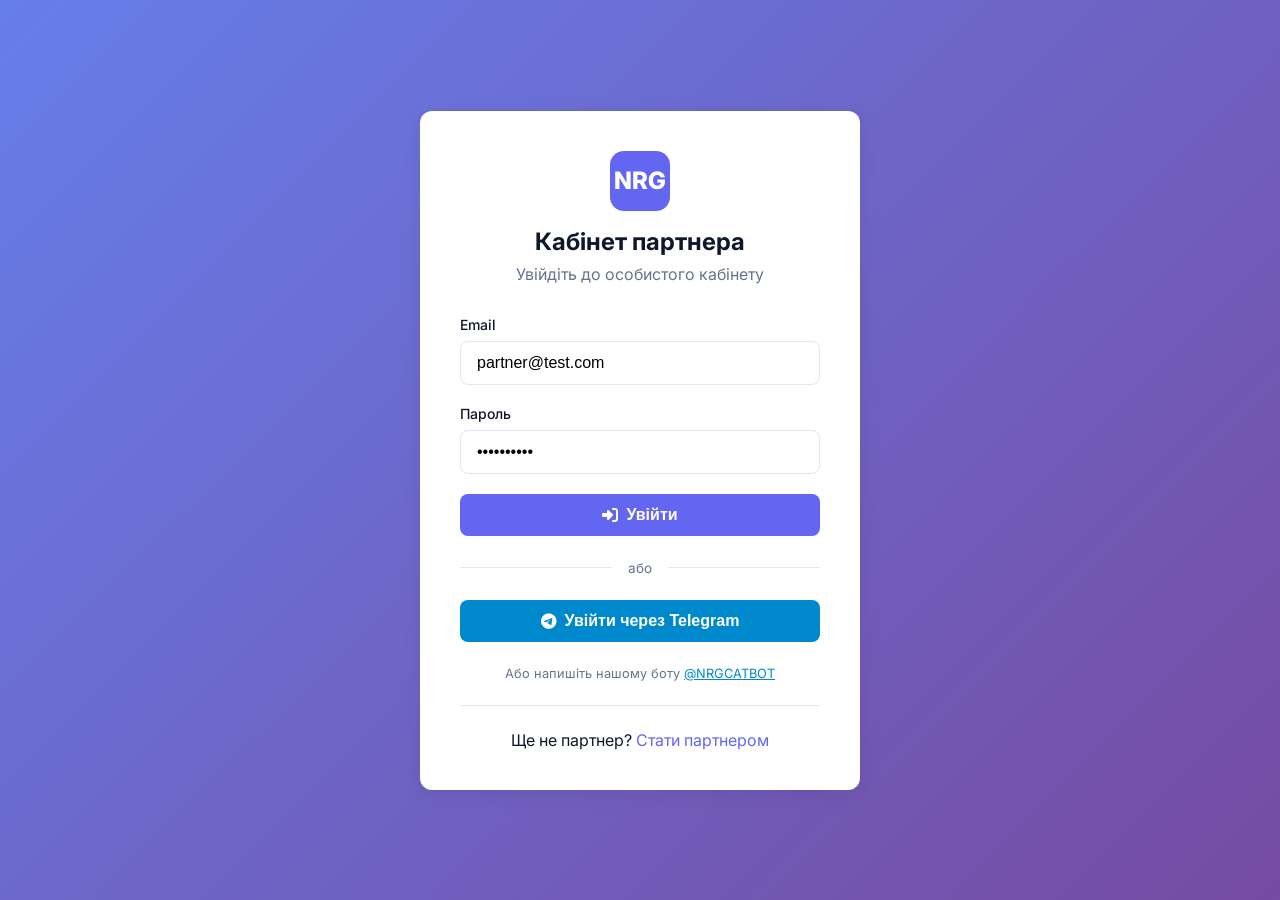
<file: energy/pages/nrg-cabinet.html>
<!DOCTYPE html>
<html lang="uk">
<head>
    <meta charset="UTF-8">
    <meta name="viewport" content="width=device-width, initial-scale=1.0">
    <title>NRG-UA | Кабінет партнера</title>
    
    <link rel="preconnect" href="https://fonts.googleapis.com">
    <link rel="preconnect" href="https://fonts.gstatic.com" crossorigin>
    <link href="https://fonts.googleapis.com/css2?family=Inter:wght@300;400;500;600;700&display=swap" rel="stylesheet">
    <link rel="stylesheet" href="https://cdnjs.cloudflare.com/ajax/libs/font-awesome/6.5.0/css/all.min.css">
    
    <style>
        :root {
            --primary: #6366f1;
            --primary-dark: #4f46e5;
            --secondary: #10b981;
            --warning: #f59e0b;
            --danger: #ef4444;
            --dark: #0f172a;
            --dark-light: #1e293b;
            --gray: #64748b;
            --gray-light: #94a3b8;
            --border: #e2e8f0;
            --bg: #f8fafc;
            --bg-card: #ffffff;
            --text: #0f172a;
            --text-muted: #64748b;
            --radius: 12px;
            --shadow: 0 4px 20px rgba(0,0,0,0.08);
        }
        
        * { margin: 0; padding: 0; box-sizing: border-box; }
        
        body {
            font-family: 'Inter', sans-serif;
            background: var(--bg);
            color: var(--text);
            min-height: 100vh;
        }
        
        /* Login */
        .login-screen {
            display: flex;
            align-items: center;
            justify-content: center;
            min-height: 100vh;
            background: linear-gradient(135deg, #667eea 0%, #764ba2 100%);
            padding: 1rem;
        }
        
        .login-card {
            background: var(--bg-card);
            border-radius: var(--radius);
            padding: 2.5rem;
            width: 100%;
            max-width: 440px;
            box-shadow: var(--shadow);
        }
        
        .login-logo {
            text-align: center;
            margin-bottom: 2rem;
        }
        
        .login-logo .logo-icon {
            display: inline-flex;
            align-items: center;
            justify-content: center;
            width: 60px;
            height: 60px;
            background: var(--primary);
            border-radius: 14px;
            color: white;
            font-size: 1.5rem;
            font-weight: 800;
            margin-bottom: 1rem;
        }
        
        .login-logo h1 { font-size: 1.5rem; font-weight: 700; }
        .login-logo p { color: var(--text-muted); margin-top: 0.5rem; }
        
        .form-group { margin-bottom: 1.25rem; }
        .form-group label {
            display: block;
            margin-bottom: 0.5rem;
            font-weight: 500;
            font-size: 0.875rem;
        }
        
        .form-control {
            width: 100%;
            padding: 0.75rem 1rem;
            border: 1px solid var(--border);
            border-radius: 8px;
            font-size: 1rem;
            transition: all 0.2s;
        }
        
        .form-control:focus {
            outline: none;
            border-color: var(--primary);
            box-shadow: 0 0 0 3px rgba(99, 102, 241, 0.15);
        }
        
        .btn {
            display: inline-flex;
            align-items: center;
            justify-content: center;
            gap: 0.5rem;
            padding: 0.75rem 1.5rem;
            border-radius: 8px;
            font-weight: 600;
            cursor: pointer;
            transition: all 0.2s;
            border: none;
            font-size: 1rem;
            text-decoration: none;
        }
        
        .btn-primary { background: var(--primary); color: white; width: 100%; }
        .btn-primary:hover { background: var(--primary-dark); }
        .btn-secondary { background: var(--bg); color: var(--text); border: 1px solid var(--border); }
        .btn-success { background: var(--secondary); color: white; }
        .btn-sm { padding: 0.5rem 1rem; font-size: 0.875rem; }
        
        .login-footer {
            text-align: center;
            margin-top: 1.5rem;
            padding-top: 1.5rem;
            border-top: 1px solid var(--border);
        }
        
        .login-footer a { color: var(--primary); text-decoration: none; }
        
        /* App Layout */
        .app-container { display: none; }
        .app-container.active { display: flex; min-height: 100vh; }
        
        /* Sidebar */
        .sidebar {
            width: 260px;
            background: var(--bg-card);
            border-right: 1px solid var(--border);
            display: flex;
            flex-direction: column;
            position: fixed;
            height: 100vh;
        }
        
        .sidebar-header {
            padding: 1.5rem;
            border-bottom: 1px solid var(--border);
        }
        
        .sidebar-logo {
            display: flex;
            align-items: center;
            gap: 0.75rem;
            text-decoration: none;
            color: var(--text);
        }
        
        .sidebar-logo .logo-icon {
            width: 36px;
            height: 36px;
            background: var(--primary);
            border-radius: 8px;
            display: flex;
            align-items: center;
            justify-content: center;
            color: white;
            font-weight: 800;
            font-size: 0.875rem;
        }
        
        .sidebar-nav { flex: 1; padding: 1rem 0; overflow-y: auto; }
        
        .nav-section { padding: 0 0.75rem; margin-bottom: 1rem; }
        .nav-section-title {
            font-size: 0.7rem;
            font-weight: 600;
            text-transform: uppercase;
            color: var(--gray);
            padding: 0.5rem 0.75rem;
            letter-spacing: 0.05em;
        }
        
        .nav-item {
            display: flex;
            align-items: center;
            gap: 0.75rem;
            padding: 0.65rem 0.75rem;
            color: var(--text-muted);
            text-decoration: none;
            border-radius: 8px;
            cursor: pointer;
            transition: all 0.2s;
            font-size: 0.9rem;
        }
        
        .nav-item:hover { background: var(--bg); color: var(--text); }
        .nav-item.active { background: rgba(99, 102, 241, 0.1); color: var(--primary); font-weight: 500; }
        .nav-item i { width: 18px; text-align: center; }
        
        .sidebar-footer {
            padding: 1rem;
            border-top: 1px solid var(--border);
        }
        
        .company-info {
            padding: 0.75rem;
            background: var(--bg);
            border-radius: 8px;
            margin-bottom: 0.75rem;
        }
        
        .company-name { font-weight: 600; font-size: 0.875rem; margin-bottom: 0.25rem; }
        .company-meta { font-size: 0.75rem; color: var(--text-muted); }
        
        /* Main */
        .main-content { margin-left: 260px; flex: 1; }
        
        .header {
            background: var(--bg-card);
            border-bottom: 1px solid var(--border);
            padding: 1rem 1.5rem;
            display: flex;
            align-items: center;
            justify-content: space-between;
            position: sticky;
            top: 0;
            z-index: 100;
        }
        
        .header-title h1 { font-size: 1.25rem; font-weight: 600; }
        .header-title p { color: var(--text-muted); font-size: 0.8rem; }
        
        .header-actions { display: flex; align-items: center; gap: 0.75rem; }
        
        .page-content { padding: 1.5rem; }
        .page-section { display: none; }
        .page-section.active { display: block; }
        
        /* Stats */
        .stats-grid {
            display: grid;
            grid-template-columns: repeat(auto-fit, minmax(200px, 1fr));
            gap: 1rem;
            margin-bottom: 1.5rem;
        }
        
        .stat-card {
            background: var(--bg-card);
            border-radius: var(--radius);
            padding: 1.25rem;
            border: 1px solid var(--border);
        }
        
        .stat-label { font-size: 0.8rem; color: var(--text-muted); margin-bottom: 0.5rem; }
        .stat-value { font-size: 1.5rem; font-weight: 700; }
        .stat-value.positive { color: var(--secondary); }
        .stat-value.negative { color: var(--danger); }
        
        /* Cards */
        .card {
            background: var(--bg-card);
            border-radius: var(--radius);
            border: 1px solid var(--border);
            margin-bottom: 1.5rem;
        }
        
        .card-header {
            padding: 1rem 1.25rem;
            border-bottom: 1px solid var(--border);
            display: flex;
            align-items: center;
            justify-content: space-between;
        }
        
        .card-title { font-size: 1rem; font-weight: 600; }
        .card-body { padding: 1.25rem; }
        
        /* Tables */
        .table { width: 100%; border-collapse: collapse; }
        .table th, .table td {
            padding: 0.75rem 1rem;
            text-align: left;
            border-bottom: 1px solid var(--border);
            font-size: 0.875rem;
        }
        .table th {
            background: var(--bg);
            font-weight: 600;
            color: var(--text-muted);
            font-size: 0.75rem;
            text-transform: uppercase;
        }
        .table tbody tr:hover { background: var(--bg); }
        
        /* Badges */
        .badge {
            display: inline-flex;
            padding: 0.2rem 0.6rem;
            border-radius: 6px;
            font-size: 0.7rem;
            font-weight: 600;
        }
        .badge-success { background: rgba(16, 185, 129, 0.15); color: var(--secondary); }
        .badge-warning { background: rgba(245, 158, 11, 0.15); color: var(--warning); }
        .badge-danger { background: rgba(239, 68, 68, 0.15); color: var(--danger); }
        .badge-primary { background: rgba(99, 102, 241, 0.15); color: var(--primary); }
        .badge-gray { background: rgba(100, 116, 139, 0.15); color: var(--gray); }
        
        /* Toolbar */
        .toolbar {
            display: flex;
            align-items: center;
            gap: 1rem;
            margin-bottom: 1rem;
            flex-wrap: wrap;
        }
        
        .search-box {
            position: relative;
            flex: 1;
            min-width: 200px;
        }
        
        .search-box input {
            width: 100%;
            padding: 0.65rem 1rem 0.65rem 2.5rem;
            border: 1px solid var(--border);
            border-radius: 8px;
            font-size: 0.875rem;
        }
        .search-box input:focus { outline: none; border-color: var(--primary); }
        .search-box i { position: absolute; left: 0.85rem; top: 50%; transform: translateY(-50%); color: var(--gray); }
        
        .filter-select {
            padding: 0.65rem 1rem;
            border: 1px solid var(--border);
            border-radius: 8px;
            font-size: 0.875rem;
            min-width: 140px;
        }
        
        /* Product Grid */
        .product-grid {
            display: grid;
            grid-template-columns: repeat(auto-fill, minmax(240px, 1fr));
            gap: 1rem;
        }
        
        .product-card {
            background: var(--bg-card);
            border: 1px solid var(--border);
            border-radius: var(--radius);
            padding: 1rem;
            transition: all 0.2s;
        }
        
        .product-card:hover { box-shadow: var(--shadow); }
        
        .product-img {
            width: 100%;
            height: 140px;
            background: var(--bg);
            border-radius: 8px;
            display: flex;
            align-items: center;
            justify-content: center;
            margin-bottom: 0.75rem;
            color: var(--gray);
            font-size: 2rem;
            position: relative;
        }
        
        .product-name { font-weight: 600; font-size: 0.9rem; margin-bottom: 0.25rem; }
        .product-sku { font-size: 0.75rem; color: var(--text-muted); margin-bottom: 0.5rem; }
        .product-price { font-weight: 700; color: var(--primary); margin-bottom: 0.5rem; }
        .product-stock { font-size: 0.75rem; color: var(--text-muted); margin-bottom: 0.75rem; }
        .product-stock.low { color: var(--danger); }
        
        .product-actions {
            display: flex;
            gap: 0.5rem;
        }
        
        .qty-input {
            width: 60px;
            padding: 0.4rem;
            border: 1px solid var(--border);
            border-radius: 6px;
            text-align: center;
            font-size: 0.875rem;
        }
        
        /* Cart */
        .cart-summary {
            background: rgba(99, 102, 241, 0.05);
            border: 1px solid rgba(99, 102, 241, 0.2);
            border-radius: var(--radius);
            padding: 1rem;
            margin-bottom: 1.5rem;
        }
        
        .cart-row {
            display: flex;
            justify-content: space-between;
            padding: 0.5rem 0;
        }
        
        .cart-row.total {
            border-top: 1px solid var(--border);
            margin-top: 0.5rem;
            padding-top: 0.75rem;
            font-weight: 600;
            font-size: 1.1rem;
        }
        
        /* Toast */
        .toast-container { position: fixed; top: 1rem; right: 1rem; z-index: 2000; }
        .toast {
            background: var(--bg-card);
            border: 1px solid var(--border);
            border-radius: 8px;
            padding: 0.75rem 1rem;
            margin-bottom: 0.5rem;
            box-shadow: var(--shadow);
            display: flex;
            align-items: center;
            gap: 0.5rem;
            animation: slideIn 0.3s ease;
        }
        .toast.success { border-left: 3px solid var(--secondary); }
        .toast.error { border-left: 3px solid var(--danger); }
        
        @keyframes slideIn {
            from { transform: translateX(100%); opacity: 0; }
            to { transform: translateX(0); opacity: 1; }
        }
        
        /* Grid */
        .grid-2 { display: grid; grid-template-columns: repeat(2, 1fr); gap: 1rem; }
        @media (max-width: 768px) { .grid-2 { grid-template-columns: 1fr; } }
        
        /* Actions */
        .actions { display: flex; gap: 0.5rem; }
        .action-btn {
            width: 30px;
            height: 30px;
            display: flex;
            align-items: center;
            justify-content: center;
            background: var(--bg);
            border: 1px solid var(--border);
            border-radius: 6px;
            color: var(--text-muted);
            cursor: pointer;
            transition: all 0.2s;
            font-size: 0.8rem;
        }
        .action-btn:hover { background: var(--primary); color: white; border-color: var(--primary); }
        
        .hidden { display: none !important; }
    </style>
</head>
<body>
    <!-- Login Screen -->
    <div class="login-screen" id="loginScreen">
        <div class="login-card">
            <div class="login-logo">
                <div class="logo-icon">NRG</div>
                <h1>Кабінет партнера</h1>
                <p>Увійдіть до особистого кабінету</p>
            </div>
            
            <form id="loginForm">
                <div class="form-group">
                    <label>Email</label>
                    <input type="email" class="form-control" id="loginEmail" value="partner@test.com" placeholder="Ваш email">
                </div>
                <div class="form-group">
                    <label>Пароль</label>
                    <input type="password" class="form-control" id="loginPassword" value="partner123" placeholder="Ваш пароль">
                </div>
                <button type="submit" class="btn btn-primary">
                    <i class="fas fa-sign-in-alt"></i> Увійти
                </button>
            </form>
            
            <div class="login-divider" style="display: flex; align-items: center; margin: 1.5rem 0; color: var(--text-muted);">
                <span style="flex: 1; height: 1px; background: var(--border);"></span>
                <span style="padding: 0 1rem; font-size: 0.85rem;">або</span>
                <span style="flex: 1; height: 1px; background: var(--border);"></span>
            </div>
            
            <button type="button" class="btn" id="telegramLoginBtn" 
                style="width: 100%; background: #0088cc; color: white; margin-bottom: 0.75rem;">
                <i class="fab fa-telegram-plane"></i> Увійти через Telegram
            </button>
            
            <p style="text-align: center; font-size: 0.8rem; color: var(--text-muted); margin-top: 0.75rem;">
                Або напишіть нашому боту <a href="https://t.me/NRGCATBOT" target="_blank" style="color: #0088cc;">@NRGCATBOT</a>
            </p>
            
            <div class="login-footer">
                <p>Ще не партнер? <a href="../pages/nrg-partners.html">Стати партнером</a></p>
            </div>
        </div>
    </div>

    <!-- Telegram Registration Modal -->
    <div class="modal" id="telegramRegisterModal" style="display: none;">
        <div class="modal-content" style="max-width: 500px;">
            <div class="modal-header" style="padding: 1.25rem; border-bottom: 1px solid var(--border); display: flex; justify-content: space-between; align-items: center;">
                <h3 style="font-size: 1.1rem;"><i class="fab fa-telegram-plane" style="color: #0088cc;"></i> Реєстрація через Telegram</h3>
                <button type="button" onclick="closeTelegramModal()" style="background: none; border: none; cursor: pointer; font-size: 1.25rem;">&times;</button>
            </div>
            <div class="modal-body" style="padding: 1.25rem;">
                <p style="margin-bottom: 1rem; color: var(--text-muted);">
                    Для завершення реєстрації заповніть дані про вашу компанію:
                </p>
                <form id="telegramRegisterForm">
                    <input type="hidden" id="tgRegTelegramId">
                    <input type="hidden" id="tgRegTelegramUsername">
                    <input type="hidden" id="tgRegTelegramFirstName">
                    <input type="hidden" id="tgRegTelegramLastName">
                    
                    <div class="form-group">
                        <label>Назва компанії *</label>
                        <input type="text" class="form-control" id="tgRegCompany" required placeholder="ТОВ Ваша Компанія">
                    </div>
                    <div class="form-group">
                        <label>Телефон *</label>
                        <input type="tel" class="form-control" id="tgRegPhone" required placeholder="+380">
                    </div>
                    <div class="form-group">
                        <label>Email (опційно)</label>
                        <input type="email" class="form-control" id="tgRegEmail" placeholder="email@company.ua">
                    </div>
                    <div class="form-group">
                        <label>Регіон</label>
                        <select class="form-control" id="tgRegRegion">
                            <option value="">Оберіть область</option>
                        </select>
                    </div>
                    <div class="form-group">
                        <label>Місто</label>
                        <input type="text" class="form-control" id="tgRegCity" placeholder="Ваше місто">
                    </div>
                    <button type="submit" class="btn btn-primary" style="width: 100%;">
                        <i class="fas fa-check"></i> Завершити реєстрацію
                    </button>
                </form>
            </div>
        </div>
    </div>

    <!-- App -->
    <div class="app-container" id="appContainer">
        <!-- Sidebar -->
        <aside class="sidebar">
            <div class="sidebar-header">
                <a href="#" class="sidebar-logo">
                    <div class="logo-icon">NRG</div>
                    <strong>Кабінет</strong>
                </a>
            </div>
            
            <nav class="sidebar-nav">
                <div class="nav-section">
                    <a class="nav-item active" data-page="dashboard">
                        <i class="fas fa-home"></i> Головна
                    </a>
                </div>
                
                <div class="nav-section">
                    <div class="nav-section-title">Замовлення</div>
                    <a class="nav-item" data-page="catalog">
                        <i class="fas fa-boxes"></i> Каталог товарів
                    </a>
                    <a class="nav-item" data-page="favorites">
                        <i class="fas fa-heart"></i> Обране
                    </a>
                    <a class="nav-item" data-page="cart">
                        <i class="fas fa-shopping-cart"></i> Кошик
                        <span class="badge badge-primary" id="cartBadge" style="margin-left: auto;">0</span>
                    </a>
                    <a class="nav-item" data-page="orders">
                        <i class="fas fa-file-invoice"></i> Мої замовлення
                    </a>
                </div>
                
                <div class="nav-section">
                    <div class="nav-section-title">Фінанси</div>
                    <a class="nav-item" data-page="documents">
                        <i class="fas fa-file-alt"></i> Документи
                    </a>
                    <a class="nav-item" data-page="balance">
                        <i class="fas fa-wallet"></i> Баланс
                    </a>
                </div>
                
                <div class="nav-section">
                    <div class="nav-section-title">Налаштування</div>
                    <a class="nav-item" data-page="profile">
                        <i class="fas fa-user"></i> Профіль
                    </a>
                </div>
            </nav>
            
            <div class="sidebar-footer">
                <div class="company-info">
                    <div class="company-name" id="companyName">—</div>
                    <div class="company-meta" id="companyMeta">Завантаження...</div>
                </div>
                <button class="btn btn-secondary btn-sm" style="width: 100%;" onclick="logout()">
                    <i class="fas fa-sign-out-alt"></i> Вийти
                </button>
            </div>
        </aside>
        
        <!-- Main -->
        <main class="main-content">
            <header class="header">
                <div class="header-title">
                    <h1 id="pageTitle">Головна</h1>
                    <p id="pageSubtitle">Огляд вашого кабінету</p>
                </div>
                <div class="header-actions">
                    <a href="../nrg-index.html" class="btn btn-secondary btn-sm">
                        <i class="fas fa-external-link-alt"></i> На сайт
                    </a>
                </div>
            </header>
            
            <div class="page-content">
                <!-- Dashboard -->
                <section class="page-section active" id="page-dashboard">
                    <div class="stats-grid">
                        <div class="stat-card">
                            <div class="stat-label">Ваш баланс</div>
                            <div class="stat-value positive" id="balanceValue">0 ₴</div>
                        </div>
                        <div class="stat-card">
                            <div class="stat-label">Замовлень цього місяця</div>
                            <div class="stat-value" id="ordersCount">0</div>
                        </div>
                        <div class="stat-card">
                            <div class="stat-label">Ваш рівень цін</div>
                            <div class="stat-value" id="priceLevel">—</div>
                        </div>
                        <div class="stat-card">
                            <div class="stat-label">Персональна знижка</div>
                            <div class="stat-value" id="discountValue">0%</div>
                        </div>
                    </div>
                    
                    <div class="grid-2">
                        <div class="card">
                            <div class="card-header">
                                <h3 class="card-title">Останні замовлення</h3>
                            </div>
                            <div class="table-responsive">
                                <table class="table">
                                    <thead>
                                        <tr><th>№</th><th>Сума</th><th>Статус</th></tr>
                                    </thead>
                                    <tbody id="recentOrdersTable"></tbody>
                                </table>
                            </div>
                        </div>
                        
                        <div class="card">
                            <div class="card-header">
                                <h3 class="card-title">Останні документи</h3>
                            </div>
                            <div class="table-responsive">
                                <table class="table">
                                    <thead>
                                        <tr><th>Документ</th><th>Дата</th><th>Сума</th></tr>
                                    </thead>
                                    <tbody id="recentDocumentsTable"></tbody>
                                </table>
                            </div>
                        </div>
                    </div>
                    
                    <!-- Менеджер та оновлення -->
                    <div class="grid-2" style="margin-top: 1rem;">
                        <div class="card">
                            <div class="card-header">
                                <h3 class="card-title"><i class="fas fa-user-tie"></i> Ваш менеджер</h3>
                            </div>
                            <div class="card-body" id="managerSection">
                                <div style="display: flex; align-items: center; gap: 1rem;">
                                    <div id="managerPhoto" style="width: 60px; height: 60px; background: var(--bg); border-radius: 50%; display: flex; align-items: center; justify-content: center; color: var(--primary); font-size: 1.5rem;">
                                        <i class="fas fa-user"></i>
                                    </div>
                                    <div>
                                        <div style="font-weight: 600; font-size: 1rem;" id="managerName">Завантаження...</div>
                                        <div style="color: var(--text-muted); font-size: 0.85rem;" id="managerRegion"></div>
                                    </div>
                                </div>
                                <div style="margin-top: 1rem; display: flex; flex-direction: column; gap: 0.5rem;">
                                    <a id="managerPhone" href="tel:" style="display: flex; align-items: center; gap: 0.5rem; color: var(--text); text-decoration: none;">
                                        <i class="fas fa-phone" style="color: var(--secondary); width: 20px;"></i> <span>—</span>
                                    </a>
                                    <a id="managerEmail" href="mailto:" style="display: flex; align-items: center; gap: 0.5rem; color: var(--text); text-decoration: none;">
                                        <i class="fas fa-envelope" style="color: var(--primary); width: 20px;"></i> <span>—</span>
                                    </a>
                                    <a id="managerTelegram" href="#" target="_blank" style="display: flex; align-items: center; gap: 0.5rem; color: var(--text); text-decoration: none;">
                                        <i class="fab fa-telegram" style="color: #0088cc; width: 20px;"></i> <span>—</span>
                                    </a>
                                </div>
                            </div>
                        </div>
                        
                        <div class="card">
                            <div class="card-header">
                                <h3 class="card-title"><i class="fas fa-newspaper"></i> Новини та оновлення</h3>
                            </div>
                            <div class="card-body" id="updatesSection">
                                <p style="color: var(--text-muted);">Завантаження...</p>
                            </div>
                        </div>
                    </div>
                    
                    <!-- Рекомендовані статті за тегами обраного -->
                    <div class="card" style="margin-top: 1rem;" id="recommendedArticlesCard">
                        <div class="card-header">
                            <h3 class="card-title"><i class="fas fa-lightbulb"></i> Рекомендовано для вас</h3>
                            <small style="color: var(--text-muted);">За вашими обраними товарами</small>
                        </div>
                        <div class="card-body" id="recommendedArticlesSection">
                            <p style="color: var(--text-muted);">Додайте товари до обраного, щоб отримувати персоналізовані рекомендації</p>
                        </div>
                    </div>
                </section>
                
                <!-- Catalog -->
                <section class="page-section" id="page-catalog">
                    <div class="toolbar">
                        <div class="search-box">
                            <i class="fas fa-search"></i>
                            <input type="text" placeholder="Пошук товарів..." id="catalogSearch">
                        </div>
                        <select class="filter-select" id="catalogCategory">
                            <option value="">Всі категорії</option>
                        </select>
                    </div>
                    
                    <div class="product-grid" id="productGrid"></div>
                </section>
                
                <!-- Favorites -->
                <section class="page-section" id="page-favorites">
                    <div style="margin-bottom: 1rem;">
                        <p style="color: var(--text-muted);">
                            <i class="fas fa-info-circle"></i> 
                            Додавайте товари до обраного, щоб отримувати корисні статті та матеріали про них
                        </p>
                    </div>
                    
                    <div class="product-grid" id="favoritesGrid">
                        <p style="color: var(--text-muted); grid-column: 1/-1; text-align: center; padding: 2rem;">
                            У вас ще немає обраних товарів
                        </p>
                    </div>
                    
                    <div class="card" style="margin-top: 1.5rem;" id="favoritesArticlesCard">
                        <div class="card-header">
                            <h3 class="card-title"><i class="fas fa-book"></i> Матеріали по вашим обраним товарам</h3>
                        </div>
                        <div class="card-body" id="favoritesArticlesSection">
                            <p style="color: var(--text-muted);">Статті з'являться тут, коли ви додасте товари до обраного</p>
                        </div>
                    </div>
                </section>
                
                <!-- Cart -->
                <section class="page-section" id="page-cart">
                    <div class="card">
                        <div class="card-header">
                            <h3 class="card-title">Ваш кошик</h3>
                        </div>
                        <div class="card-body">
                            <table class="table" id="cartTable">
                                <thead>
                                    <tr><th>Товар</th><th>Ціна</th><th>К-сть</th><th>Сума</th><th></th></tr>
                                </thead>
                                <tbody></tbody>
                            </table>
                        </div>
                    </div>
                    
                    <div class="cart-summary" id="cartSummary" style="max-width: 400px; margin-left: auto;">
                        <div class="cart-row">
                            <span>Підсумок:</span>
                            <span id="cartSubtotal">0 ₴</span>
                        </div>
                        <div class="cart-row">
                            <span>Ваша знижка:</span>
                            <span id="cartDiscount">0 ₴</span>
                        </div>
                        <div class="cart-row total">
                            <span>До сплати:</span>
                            <span id="cartTotal">0 ₴</span>
                        </div>
                        <button class="btn btn-success" style="width: 100%; margin-top: 1rem;" onclick="createOrder()">
                            <i class="fas fa-check"></i> Оформити замовлення
                        </button>
                    </div>
                </section>
                
                <!-- Orders -->
                <section class="page-section" id="page-orders">
                    <div class="card">
                        <div class="table-responsive">
                            <table class="table">
                                <thead>
                                    <tr><th>№ Замовлення</th><th>Дата</th><th>Позицій</th><th>Сума</th><th>Статус</th><th></th></tr>
                                </thead>
                                <tbody id="ordersTable"></tbody>
                            </table>
                        </div>
                    </div>
                </section>
                
                <!-- Documents -->
                <section class="page-section" id="page-documents">
                    <div class="toolbar">
                        <select class="filter-select" id="docTypeFilter">
                            <option value="">Всі типи</option>
                            <option value="invoice">Рахунки</option>
                            <option value="waybill">Накладні</option>
                            <option value="act">Акти</option>
                            <option value="contract">Договори</option>
                        </select>
                    </div>
                    
                    <div class="card">
                        <div class="table-responsive">
                            <table class="table">
                                <thead>
                                    <tr><th>Тип</th><th>Номер</th><th>Дата</th><th>Опис</th><th>Сума</th><th></th></tr>
                                </thead>
                                <tbody id="documentsTable"></tbody>
                            </table>
                        </div>
                    </div>
                </section>
                
                <!-- Balance -->
                <section class="page-section" id="page-balance">
                    <div class="stats-grid" style="max-width: 600px;">
                        <div class="stat-card">
                            <div class="stat-label">Поточний баланс</div>
                            <div class="stat-value positive" id="balanceTotal">0 ₴</div>
                        </div>
                        <div class="stat-card">
                            <div class="stat-label">Кредитний ліміт</div>
                            <div class="stat-value" id="creditLimit">0 ₴</div>
                        </div>
                    </div>
                    
                    <div class="card">
                        <div class="card-header">
                            <h3 class="card-title">Історія операцій</h3>
                        </div>
                        <div class="table-responsive">
                            <table class="table">
                                <thead>
                                    <tr><th>Дата</th><th>Операція</th><th>Сума</th><th>Опис</th></tr>
                                </thead>
                                <tbody id="transactionsTable"></tbody>
                            </table>
                        </div>
                    </div>
                </section>
                
                <!-- Profile -->
                <section class="page-section" id="page-profile">
                    <div class="card" style="max-width: 600px;">
                        <div class="card-header">
                            <h3 class="card-title">Дані компанії</h3>
                        </div>
                        <div class="card-body">
                            <form id="profileForm">
                                <div class="form-group">
                                    <label>Назва компанії</label>
                                    <input type="text" class="form-control" id="profileCompany">
                                </div>
                                <div class="grid-2">
                                    <div class="form-group">
                                        <label>Контактна особа</label>
                                        <input type="text" class="form-control" id="profileContact">
                                    </div>
                                    <div class="form-group">
                                        <label>Телефон</label>
                                        <input type="text" class="form-control" id="profilePhone">
                                    </div>
                                </div>
                                <div class="form-group">
                                    <label>Email</label>
                                    <input type="email" class="form-control" id="profileEmail" readonly>
                                </div>
                                <div class="grid-2">
                                    <div class="form-group">
                                        <label>Місто</label>
                                        <input type="text" class="form-control" id="profileCity">
                                    </div>
                                    <div class="form-group">
                                        <label>Адреса</label>
                                        <input type="text" class="form-control" id="profileAddress">
                                    </div>
                                </div>
                                <button type="button" class="btn btn-primary" onclick="saveProfile()">
                                    <i class="fas fa-save"></i> Зберегти
                                </button>
                            </form>
                        </div>
                    </div>
                </section>
            </div>
        </main>
    </div>
    
    <div class="toast-container" id="toastContainer"></div>

    <script src="nrg-cabinet.js"></script>
</body>
</html>
</file>
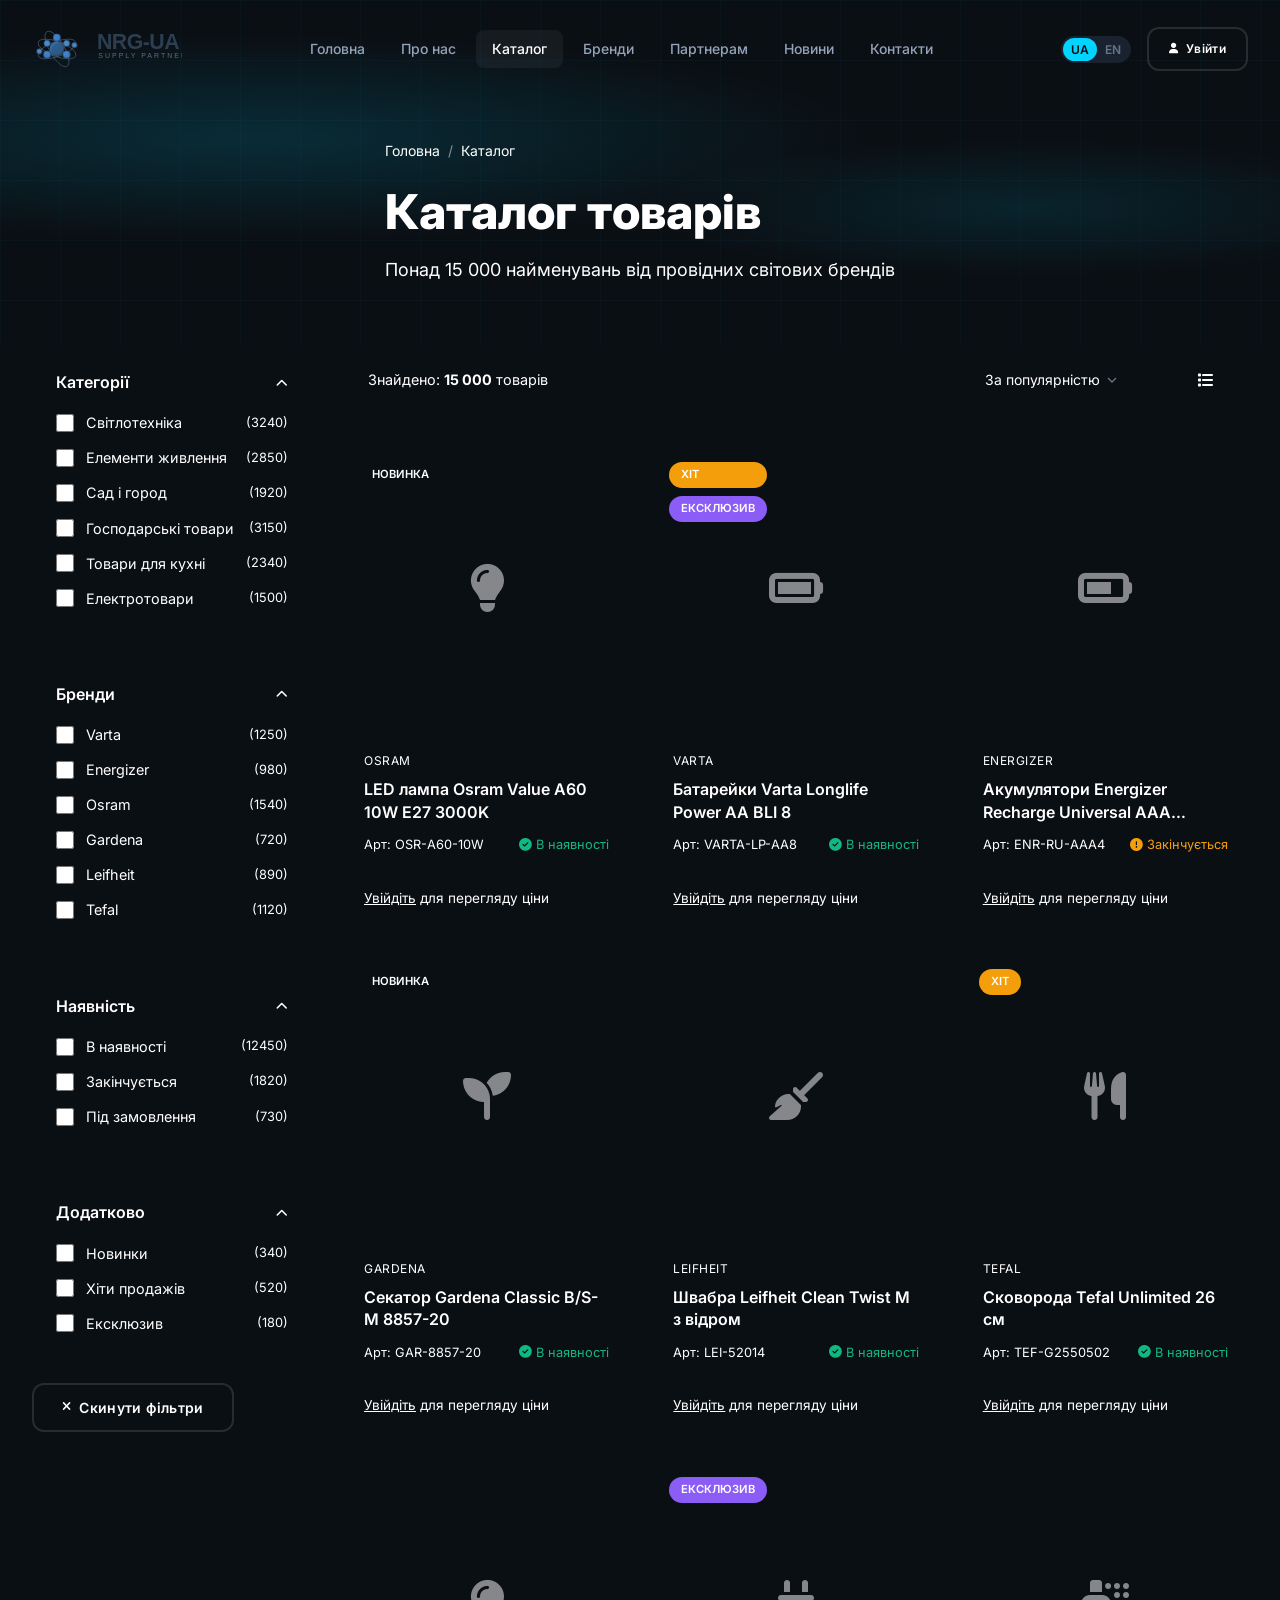
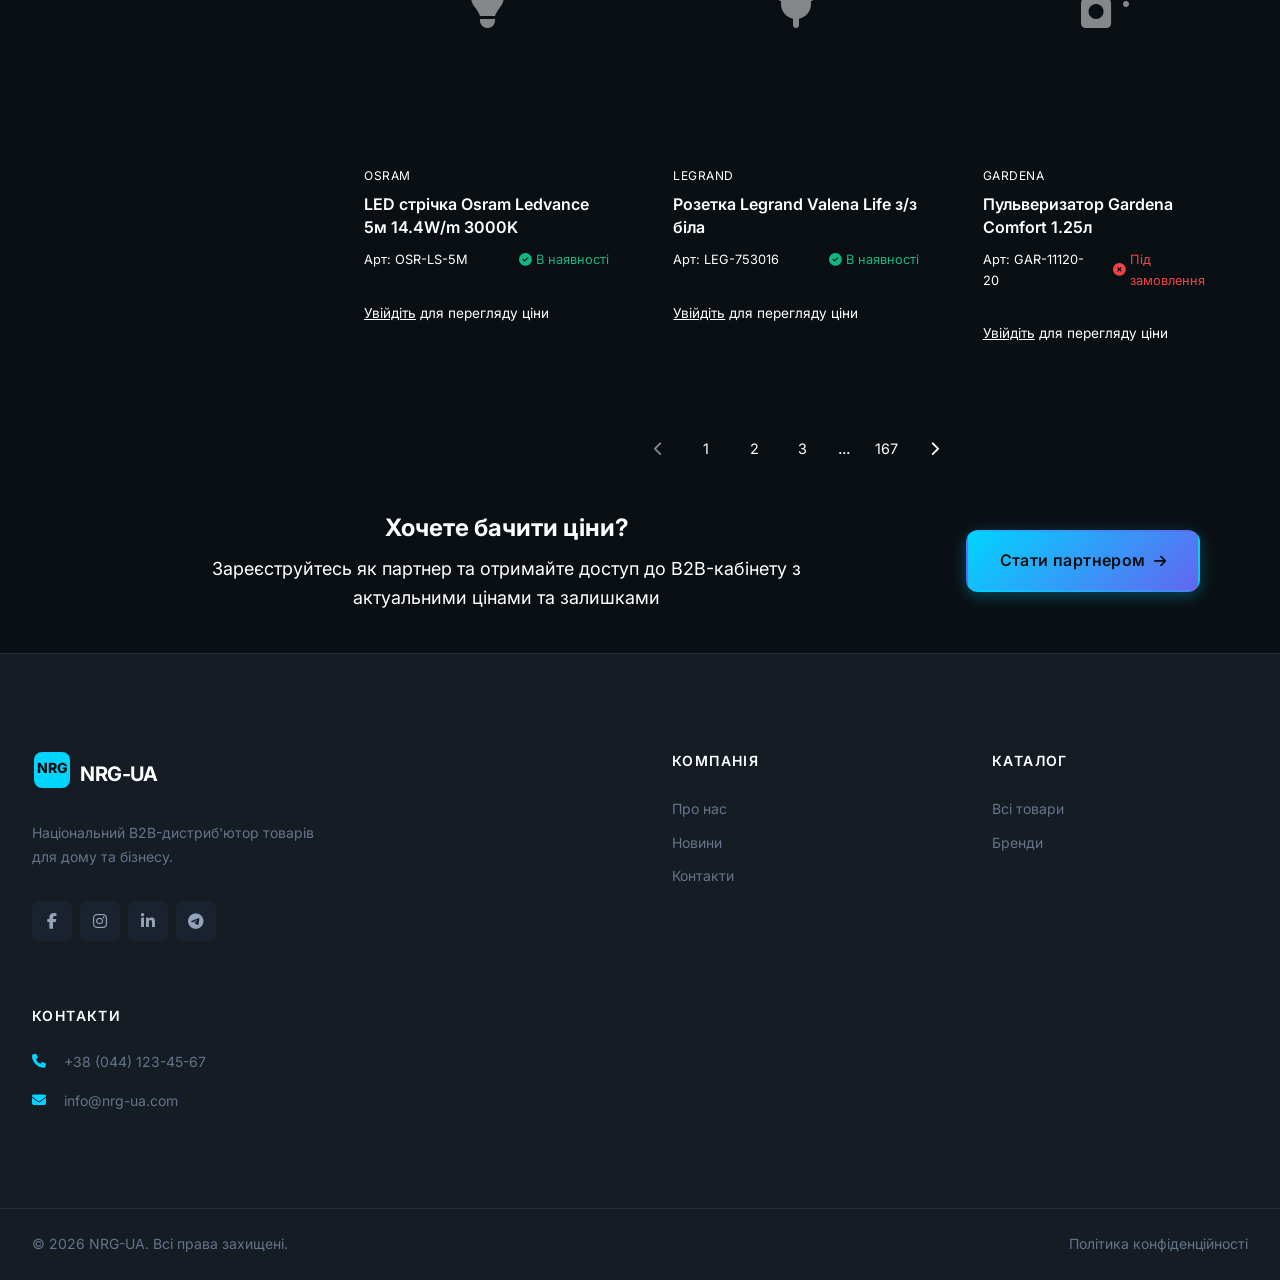
<file: energy/pages/nrg-catalog.html>
<!DOCTYPE html>
<html lang="uk">
<head>
    <meta charset="UTF-8">
    <meta name="viewport" content="width=device-width, initial-scale=1.0">
    <meta name="description" content="Каталог товарів NRG-UA — понад 15 000 позицій від 45 брендів. Світлотехніка, батарейки, товари для дому.">
    
    <title>Каталог | NRG-UA — Всі товари</title>
    
    <link rel="preconnect" href="https://fonts.googleapis.com">
    <link rel="preconnect" href="https://fonts.gstatic.com" crossorigin>
    <link href="https://fonts.googleapis.com/css2?family=Inter:wght@300;400;500;600;700;800&display=swap" rel="stylesheet">
    <link rel="stylesheet" href="https://cdnjs.cloudflare.com/ajax/libs/font-awesome/6.5.0/css/all.min.css">
    <link rel="stylesheet" href="../css/nrg-style.css">
    <link rel="stylesheet" href="../css/nrg-pages.css">
</head>
<body>
    <!-- Header -->
    <header class="header" id="header">
        <div class="container">
            <div class="header-inner">
                <a href="../nrg-index.html" class="logo">
                    <img src="../images/nrg-logo.svg" alt="NRG-UA Supply Partner" class="logo-image" height="50">
                </a>

                <nav class="main-nav" id="mainNav">
                    <ul class="nav-list">
                        <li><a href="../nrg-index.html" class="nav-link">Головна</a></li>
                        <li><a href="nrg-about.html" class="nav-link">Про нас</a></li>
                        <li><a href="nrg-catalog.html" class="nav-link active">Каталог</a></li>
                        <li><a href="nrg-brands.html" class="nav-link">Бренди</a></li>
                        <li><a href="partners.html" class="nav-link">Партнерам</a></li>
                        <li><a href="news.html" class="nav-link">Новини</a></li>
                        <li><a href="nrg-contacts.html" class="nav-link">Контакти</a></li>
                    </ul>
                </nav>

                <div class="header-actions">
                    <div class="lang-switcher">
                        <button class="lang-btn active" data-lang="uk">UA</button>
                        <button class="lang-btn" data-lang="en">EN</button>
                    </div>
                    <a href="nrg-cabinet.html" class="btn btn-outline btn-sm" id="loginBtn">
                        <i class="fas fa-user"></i>
                        <span>Увійти</span>
                    </a>
                    <a href="https://nrgportal.com.ua" class="btn btn-primary btn-sm" id="b2bPortalBtn" style="display: none;" target="_blank" title="Тільки для зареєстрованих клієнтів">
                        <i class="fas fa-shopping-cart"></i>
                        <span data-i18n="nav.b2b_portal">B2B Portal</span>
                    </a>
                    <button class="mobile-toggle" id="mobileToggle" aria-label="Меню">
                        <span></span>
                        <span></span>
                        <span></span>
                    </button>
                </div>
            </div>
        </div>
    </header>

    <!-- Page Hero -->
    <section class="page-hero page-hero-compact">
        <div class="page-hero-bg">
            <div class="hero-gradient"></div>
            <div class="hero-pattern"></div>
        </div>
        <div class="container">
            <div class="page-hero-content" data-animate="fade-up">
                <nav class="breadcrumb">
                    <a href="../nrg-index.html">Головна</a>
                    <span>/</span>
                    <span>Каталог</span>
                </nav>
                <h1 class="page-title">Каталог товарів</h1>
                <p class="page-description">
                    Понад 15 000 найменувань від провідних світових брендів
                </p>
            </div>
        </div>
    </section>

    <!-- Catalog Section -->
    <section class="catalog-section">
        <div class="container">
            <div class="catalog-layout">
                <!-- Sidebar Filters -->
                <aside class="catalog-sidebar" data-animate="fade-up">
                    <!-- Categories -->
                    <div class="filter-group open">
                        <div class="filter-title">
                            Категорії
                            <i class="fas fa-chevron-down"></i>
                        </div>
                        <div class="filter-options">
                            <label class="filter-option">
                                <input type="checkbox" name="category" value="lighting">
                                Світлотехніка
                                <span class="count">(3240)</span>
                            </label>
                            <label class="filter-option">
                                <input type="checkbox" name="category" value="batteries">
                                Елементи живлення
                                <span class="count">(2850)</span>
                            </label>
                            <label class="filter-option">
                                <input type="checkbox" name="category" value="garden">
                                Сад і город
                                <span class="count">(1920)</span>
                            </label>
                            <label class="filter-option">
                                <input type="checkbox" name="category" value="household">
                                Господарські товари
                                <span class="count">(3150)</span>
                            </label>
                            <label class="filter-option">
                                <input type="checkbox" name="category" value="kitchen">
                                Товари для кухні
                                <span class="count">(2340)</span>
                            </label>
                            <label class="filter-option">
                                <input type="checkbox" name="category" value="electrical">
                                Електротовари
                                <span class="count">(1500)</span>
                            </label>
                        </div>
                    </div>

                    <!-- Brands -->
                    <div class="filter-group open">
                        <div class="filter-title">
                            Бренди
                            <i class="fas fa-chevron-down"></i>
                        </div>
                        <div class="filter-options">
                            <label class="filter-option">
                                <input type="checkbox" name="brand" value="varta">
                                Varta
                                <span class="count">(1250)</span>
                            </label>
                            <label class="filter-option">
                                <input type="checkbox" name="brand" value="energizer">
                                Energizer
                                <span class="count">(980)</span>
                            </label>
                            <label class="filter-option">
                                <input type="checkbox" name="brand" value="osram">
                                Osram
                                <span class="count">(1540)</span>
                            </label>
                            <label class="filter-option">
                                <input type="checkbox" name="brand" value="gardena">
                                Gardena
                                <span class="count">(720)</span>
                            </label>
                            <label class="filter-option">
                                <input type="checkbox" name="brand" value="leifheit">
                                Leifheit
                                <span class="count">(890)</span>
                            </label>
                            <label class="filter-option">
                                <input type="checkbox" name="brand" value="tefal">
                                Tefal
                                <span class="count">(1120)</span>
                            </label>
                        </div>
                    </div>

                    <!-- Availability -->
                    <div class="filter-group open">
                        <div class="filter-title">
                            Наявність
                            <i class="fas fa-chevron-down"></i>
                        </div>
                        <div class="filter-options">
                            <label class="filter-option">
                                <input type="checkbox" name="stock" value="in-stock">
                                В наявності
                                <span class="count">(12450)</span>
                            </label>
                            <label class="filter-option">
                                <input type="checkbox" name="stock" value="low-stock">
                                Закінчується
                                <span class="count">(1820)</span>
                            </label>
                            <label class="filter-option">
                                <input type="checkbox" name="stock" value="preorder">
                                Під замовлення
                                <span class="count">(730)</span>
                            </label>
                        </div>
                    </div>

                    <!-- Special -->
                    <div class="filter-group open">
                        <div class="filter-title">
                            Додатково
                            <i class="fas fa-chevron-down"></i>
                        </div>
                        <div class="filter-options">
                            <label class="filter-option">
                                <input type="checkbox" name="special" value="new">
                                Новинки
                                <span class="count">(340)</span>
                            </label>
                            <label class="filter-option">
                                <input type="checkbox" name="special" value="hit">
                                Хіти продажів
                                <span class="count">(520)</span>
                            </label>
                            <label class="filter-option">
                                <input type="checkbox" name="special" value="exclusive">
                                Ексклюзив
                                <span class="count">(180)</span>
                            </label>
                        </div>
                    </div>

                    <button class="btn btn-outline btn-full" id="resetFilters">
                        <i class="fas fa-times"></i>
                        Скинути фільтри
                    </button>
                </aside>

                <!-- Products Grid -->
                <div class="catalog-content" data-animate="fade-up" data-delay="100">
                    <!-- Toolbar -->
                    <div class="catalog-toolbar">
                        <div class="results-count">
                            Знайдено: <strong>15 000</strong> товарів
                        </div>
                        <div class="toolbar-actions">
                            <select class="sort-select" id="sortSelect">
                                <option value="popular">За популярністю</option>
                                <option value="new">Спочатку нові</option>
                                <option value="name-asc">Назва: А-Я</option>
                                <option value="name-desc">Назва: Я-А</option>
                            </select>
                            <div class="view-toggles">
                                <button class="view-btn active" data-view="grid" title="Сітка">
                                    <i class="fas fa-grid-2"></i>
                                </button>
                                <button class="view-btn" data-view="list" title="Список">
                                    <i class="fas fa-list"></i>
                                </button>
                            </div>
                        </div>
                    </div>

                    <!-- Products Grid -->
                    <div class="products-grid" id="productsGrid">
                        <!-- Product 1 -->
                        <div class="product-card">
                            <div class="product-image">
                                <div class="image-placeholder">
                                    <i class="fas fa-lightbulb"></i>
                                </div>
                                <div class="product-badges">
                                    <span class="badge badge-new">Новинка</span>
                                </div>
                                <div class="product-actions">
                                    <button class="action-btn" title="Додати в обране">
                                        <i class="far fa-heart"></i>
                                    </button>
                                    <button class="action-btn" title="Порівняти">
                                        <i class="fas fa-scale-balanced"></i>
                                    </button>
                                </div>
                            </div>
                            <div class="product-info">
                                <div class="product-brand">Osram</div>
                                <h3 class="product-title">
                                    <a href="product.html">LED лампа Osram Value A60 10W E27 3000K</a>
                                </h3>
                                <div class="product-meta">
                                    <span class="product-sku">Арт: OSR-A60-10W</span>
                                    <span class="product-stock in-stock">
                                        <i class="fas fa-check-circle"></i> В наявності
                                    </span>
                                </div>
                                <div class="product-price-row">
                                    <div class="price-login">
                                        <a href="nrg-cabinet.html">Увійдіть</a> для перегляду ціни
                                    </div>
                                </div>
                            </div>
                        </div>

                        <!-- Product 2 -->
                        <div class="product-card">
                            <div class="product-image">
                                <div class="image-placeholder">
                                    <i class="fas fa-battery-full"></i>
                                </div>
                                <div class="product-badges">
                                    <span class="badge badge-hit">Хіт</span>
                                    <span class="badge badge-exclusive">Ексклюзив</span>
                                </div>
                                <div class="product-actions">
                                    <button class="action-btn" title="Додати в обране">
                                        <i class="far fa-heart"></i>
                                    </button>
                                    <button class="action-btn" title="Порівняти">
                                        <i class="fas fa-scale-balanced"></i>
                                    </button>
                                </div>
                            </div>
                            <div class="product-info">
                                <div class="product-brand">Varta</div>
                                <h3 class="product-title">
                                    <a href="product.html">Батарейки Varta Longlife Power AA BLI 8</a>
                                </h3>
                                <div class="product-meta">
                                    <span class="product-sku">Арт: VARTA-LP-AA8</span>
                                    <span class="product-stock in-stock">
                                        <i class="fas fa-check-circle"></i> В наявності
                                    </span>
                                </div>
                                <div class="product-price-row">
                                    <div class="price-login">
                                        <a href="nrg-cabinet.html">Увійдіть</a> для перегляду ціни
                                    </div>
                                </div>
                            </div>
                        </div>

                        <!-- Product 3 -->
                        <div class="product-card">
                            <div class="product-image">
                                <div class="image-placeholder">
                                    <i class="fas fa-battery-three-quarters"></i>
                                </div>
                                <div class="product-actions">
                                    <button class="action-btn" title="Додати в обране">
                                        <i class="far fa-heart"></i>
                                    </button>
                                    <button class="action-btn" title="Порівняти">
                                        <i class="fas fa-scale-balanced"></i>
                                    </button>
                                </div>
                            </div>
                            <div class="product-info">
                                <div class="product-brand">Energizer</div>
                                <h3 class="product-title">
                                    <a href="product.html">Акумулятори Energizer Recharge Universal AAA 500mAh</a>
                                </h3>
                                <div class="product-meta">
                                    <span class="product-sku">Арт: ENR-RU-AAA4</span>
                                    <span class="product-stock low-stock">
                                        <i class="fas fa-exclamation-circle"></i> Закінчується
                                    </span>
                                </div>
                                <div class="product-price-row">
                                    <div class="price-login">
                                        <a href="nrg-cabinet.html">Увійдіть</a> для перегляду ціни
                                    </div>
                                </div>
                            </div>
                        </div>

                        <!-- Product 4 -->
                        <div class="product-card">
                            <div class="product-image">
                                <div class="image-placeholder">
                                    <i class="fas fa-seedling"></i>
                                </div>
                                <div class="product-badges">
                                    <span class="badge badge-new">Новинка</span>
                                </div>
                                <div class="product-actions">
                                    <button class="action-btn" title="Додати в обране">
                                        <i class="far fa-heart"></i>
                                    </button>
                                    <button class="action-btn" title="Порівняти">
                                        <i class="fas fa-scale-balanced"></i>
                                    </button>
                                </div>
                            </div>
                            <div class="product-info">
                                <div class="product-brand">Gardena</div>
                                <h3 class="product-title">
                                    <a href="product.html">Секатор Gardena Classic B/S-M 8857-20</a>
                                </h3>
                                <div class="product-meta">
                                    <span class="product-sku">Арт: GAR-8857-20</span>
                                    <span class="product-stock in-stock">
                                        <i class="fas fa-check-circle"></i> В наявності
                                    </span>
                                </div>
                                <div class="product-price-row">
                                    <div class="price-login">
                                        <a href="nrg-cabinet.html">Увійдіть</a> для перегляду ціни
                                    </div>
                                </div>
                            </div>
                        </div>

                        <!-- Product 5 -->
                        <div class="product-card">
                            <div class="product-image">
                                <div class="image-placeholder">
                                    <i class="fas fa-broom"></i>
                                </div>
                                <div class="product-actions">
                                    <button class="action-btn" title="Додати в обране">
                                        <i class="far fa-heart"></i>
                                    </button>
                                    <button class="action-btn" title="Порівняти">
                                        <i class="fas fa-scale-balanced"></i>
                                    </button>
                                </div>
                            </div>
                            <div class="product-info">
                                <div class="product-brand">Leifheit</div>
                                <h3 class="product-title">
                                    <a href="product.html">Швабра Leifheit Clean Twist M з відром</a>
                                </h3>
                                <div class="product-meta">
                                    <span class="product-sku">Арт: LEI-52014</span>
                                    <span class="product-stock in-stock">
                                        <i class="fas fa-check-circle"></i> В наявності
                                    </span>
                                </div>
                                <div class="product-price-row">
                                    <div class="price-login">
                                        <a href="nrg-cabinet.html">Увійдіть</a> для перегляду ціни
                                    </div>
                                </div>
                            </div>
                        </div>

                        <!-- Product 6 -->
                        <div class="product-card">
                            <div class="product-image">
                                <div class="image-placeholder">
                                    <i class="fas fa-utensils"></i>
                                </div>
                                <div class="product-badges">
                                    <span class="badge badge-hit">Хіт</span>
                                </div>
                                <div class="product-actions">
                                    <button class="action-btn" title="Додати в обране">
                                        <i class="far fa-heart"></i>
                                    </button>
                                    <button class="action-btn" title="Порівняти">
                                        <i class="fas fa-scale-balanced"></i>
                                    </button>
                                </div>
                            </div>
                            <div class="product-info">
                                <div class="product-brand">Tefal</div>
                                <h3 class="product-title">
                                    <a href="product.html">Сковорода Tefal Unlimited 26 см</a>
                                </h3>
                                <div class="product-meta">
                                    <span class="product-sku">Арт: TEF-G2550502</span>
                                    <span class="product-stock in-stock">
                                        <i class="fas fa-check-circle"></i> В наявності
                                    </span>
                                </div>
                                <div class="product-price-row">
                                    <div class="price-login">
                                        <a href="nrg-cabinet.html">Увійдіть</a> для перегляду ціни
                                    </div>
                                </div>
                            </div>
                        </div>

                        <!-- Product 7 -->
                        <div class="product-card">
                            <div class="product-image">
                                <div class="image-placeholder">
                                    <i class="fas fa-lightbulb"></i>
                                </div>
                                <div class="product-actions">
                                    <button class="action-btn" title="Додати в обране">
                                        <i class="far fa-heart"></i>
                                    </button>
                                    <button class="action-btn" title="Порівняти">
                                        <i class="fas fa-scale-balanced"></i>
                                    </button>
                                </div>
                            </div>
                            <div class="product-info">
                                <div class="product-brand">Osram</div>
                                <h3 class="product-title">
                                    <a href="product.html">LED стрічка Osram Ledvance 5м 14.4W/m 3000K</a>
                                </h3>
                                <div class="product-meta">
                                    <span class="product-sku">Арт: OSR-LS-5M</span>
                                    <span class="product-stock in-stock">
                                        <i class="fas fa-check-circle"></i> В наявності
                                    </span>
                                </div>
                                <div class="product-price-row">
                                    <div class="price-login">
                                        <a href="nrg-cabinet.html">Увійдіть</a> для перегляду ціни
                                    </div>
                                </div>
                            </div>
                        </div>

                        <!-- Product 8 -->
                        <div class="product-card">
                            <div class="product-image">
                                <div class="image-placeholder">
                                    <i class="fas fa-plug"></i>
                                </div>
                                <div class="product-badges">
                                    <span class="badge badge-exclusive">Ексклюзив</span>
                                </div>
                                <div class="product-actions">
                                    <button class="action-btn" title="Додати в обране">
                                        <i class="far fa-heart"></i>
                                    </button>
                                    <button class="action-btn" title="Порівняти">
                                        <i class="fas fa-scale-balanced"></i>
                                    </button>
                                </div>
                            </div>
                            <div class="product-info">
                                <div class="product-brand">Legrand</div>
                                <h3 class="product-title">
                                    <a href="product.html">Розетка Legrand Valena Life з/з біла</a>
                                </h3>
                                <div class="product-meta">
                                    <span class="product-sku">Арт: LEG-753016</span>
                                    <span class="product-stock in-stock">
                                        <i class="fas fa-check-circle"></i> В наявності
                                    </span>
                                </div>
                                <div class="product-price-row">
                                    <div class="price-login">
                                        <a href="nrg-cabinet.html">Увійдіть</a> для перегляду ціни
                                    </div>
                                </div>
                            </div>
                        </div>

                        <!-- Product 9 -->
                        <div class="product-card">
                            <div class="product-image">
                                <div class="image-placeholder">
                                    <i class="fas fa-spray-can"></i>
                                </div>
                                <div class="product-actions">
                                    <button class="action-btn" title="Додати в обране">
                                        <i class="far fa-heart"></i>
                                    </button>
                                    <button class="action-btn" title="Порівняти">
                                        <i class="fas fa-scale-balanced"></i>
                                    </button>
                                </div>
                            </div>
                            <div class="product-info">
                                <div class="product-brand">Gardena</div>
                                <h3 class="product-title">
                                    <a href="product.html">Пульверизатор Gardena Comfort 1.25л</a>
                                </h3>
                                <div class="product-meta">
                                    <span class="product-sku">Арт: GAR-11120-20</span>
                                    <span class="product-stock out-stock">
                                        <i class="fas fa-times-circle"></i> Під замовлення
                                    </span>
                                </div>
                                <div class="product-price-row">
                                    <div class="price-login">
                                        <a href="nrg-cabinet.html">Увійдіть</a> для перегляду ціни
                                    </div>
                                </div>
                            </div>
                        </div>
                    </div>

                    <!-- Pagination -->
                    <div class="pagination">
                        <button class="pagination-btn" disabled>
                            <i class="fas fa-chevron-left"></i>
                        </button>
                        <button class="pagination-btn active">1</button>
                        <button class="pagination-btn">2</button>
                        <button class="pagination-btn">3</button>
                        <span class="pagination-dots">...</span>
                        <button class="pagination-btn">167</button>
                        <button class="pagination-btn">
                            <i class="fas fa-chevron-right"></i>
                        </button>
                    </div>
                </div>
            </div>
        </div>
    </section>

    <!-- CTA -->
    <section class="catalog-cta">
        <div class="container">
            <div class="cta-banner" data-animate="fade-up">
                <div class="cta-content">
                    <h3>Хочете бачити ціни?</h3>
                    <p>Зареєструйтесь як партнер та отримайте доступ до B2B-кабінету з актуальними цінами та залишками</p>
                </div>
                <div class="cta-actions">
                    <a href="partners.html" class="btn btn-primary btn-lg">
                        <span>Стати партнером</span>
                        <i class="fas fa-arrow-right"></i>
                    </a>
                </div>
            </div>
        </div>
    </section>

    <!-- Footer -->
    <footer class="footer">
        <div class="footer-top">
            <div class="container">
                <div class="footer-grid">
                    <div class="footer-col footer-about">
                        <a href="../nrg-index.html" class="footer-logo">
                            <span class="logo-icon">
                                <svg width="40" height="40" viewBox="0 0 40 40">
                                    <rect x="2" y="2" width="36" height="36" rx="8" fill="currentColor"/>
                                    <text x="50%" y="58%" text-anchor="middle" fill="#0A0F14" font-size="14" font-weight="800">NRG</text>
                                </svg>
                            </span>
                            <span class="logo-text">NRG-UA</span>
                        </a>
                        <p class="footer-description">
                            Національний B2B-дистриб'ютор товарів для дому та бізнесу.
                        </p>
                        <div class="footer-social">
                            <a href="#"><i class="fab fa-facebook-f"></i></a>
                            <a href="#"><i class="fab fa-instagram"></i></a>
                            <a href="#"><i class="fab fa-linkedin-in"></i></a>
                            <a href="#"><i class="fab fa-telegram-plane"></i></a>
                        </div>
                    </div>

                    <div class="footer-col">
                        <h4 class="footer-title">Компанія</h4>
                        <ul class="footer-links">
                            <li><a href="nrg-about.html">Про нас</a></li>
                            <li><a href="news.html">Новини</a></li>
                            <li><a href="nrg-contacts.html">Контакти</a></li>
                        </ul>
                    </div>

                    <div class="footer-col">
                        <h4 class="footer-title">Каталог</h4>
                        <ul class="footer-links">
                            <li><a href="nrg-catalog.html">Всі товари</a></li>
                            <li><a href="nrg-brands.html">Бренди</a></li>
                        </ul>
                    </div>

                    <div class="footer-col footer-contacts">
                        <h4 class="footer-title">Контакти</h4>
                        <ul class="contact-list">
                            <li>
                                <i class="fas fa-phone"></i>
                                <a href="tel:+380441234567">+38 (044) 123-45-67</a>
                            </li>
                            <li>
                                <i class="fas fa-envelope"></i>
                                <a href="mailto:info@nrg-ua.com">info@nrg-ua.com</a>
                            </li>
                        </ul>
                    </div>
                </div>
            </div>
        </div>

        <div class="footer-bottom">
            <div class="container">
                <div class="footer-bottom-content">
                    <p class="copyright">© 2026 NRG-UA. Всі права захищені.</p>
                    <div class="footer-bottom-links">
                        <a href="privacy.html">Політика конфіденційності</a>
                    </div>
                </div>
            </div>
        </div>
    </footer>

    <button class="back-to-top" id="backToTop"><i class="fas fa-arrow-up"></i></button>

    <script src="../js/nrg-main.js"></script>
    <script>
        // Filter toggles
        document.querySelectorAll('.filter-title').forEach(title => {
            title.addEventListener('click', () => {
                title.parentElement.classList.toggle('open');
            });
        });

        // View toggles
        document.querySelectorAll('.view-btn').forEach(btn => {
            btn.addEventListener('click', () => {
                document.querySelectorAll('.view-btn').forEach(b => b.classList.remove('active'));
                btn.classList.add('active');
                
                const view = btn.dataset.view;
                const grid = document.getElementById('productsGrid');
                
                if (view === 'list') {
                    grid.classList.add('list-view');
                } else {
                    grid.classList.remove('list-view');
                }
            });
        });

        // Reset filters
        document.getElementById('resetFilters').addEventListener('click', () => {
            document.querySelectorAll('.filter-option input').forEach(input => {
                input.checked = false;
            });
        });
    </script>

    <style>
        /* Compact Hero */
        .page-hero-compact {
            min-height: 300px;
            padding: 140px 0 60px;
        }

        .page-hero-compact .page-title {
            font-size: clamp(2rem, 5vw, 3rem);
            margin-bottom: 1rem;
        }

        /* Catalog CTA */
        .catalog-cta {
            padding: 0 0 var(--section-spacing);
        }

        .cta-banner {
            display: flex;
            align-items: center;
            justify-content: space-between;
            gap: 2rem;
            background: linear-gradient(135deg, rgba(0, 212, 255, 0.1) 0%, var(--bg-secondary) 100%);
            border: 1px solid var(--accent-primary);
            border-radius: var(--radius-xl);
            padding: 2.5rem 3rem;
        }

        .cta-banner h3 {
            font-size: 1.5rem;
            font-weight: 700;
            margin-bottom: 0.5rem;
        }

        .cta-banner p {
            color: var(--gray-300);
        }

        @media (max-width: 768px) {
            .cta-banner {
                flex-direction: column;
                text-align: center;
                padding: 2rem;
            }
        }

        /* Image placeholder in product cards */
        .product-card .image-placeholder {
            aspect-ratio: 1;
            background: linear-gradient(135deg, var(--bg-tertiary) 0%, var(--bg-secondary) 100%);
            display: flex;
            align-items: center;
            justify-content: center;
            border-radius: 0;
        }

        .product-card .image-placeholder i {
            font-size: 3rem;
            color: var(--gray-600);
        }

        /* Pagination dots */
        .pagination-dots {
            color: var(--gray-500);
            padding: 0 0.5rem;
        }
    </style>
</body>
</html>
</file>
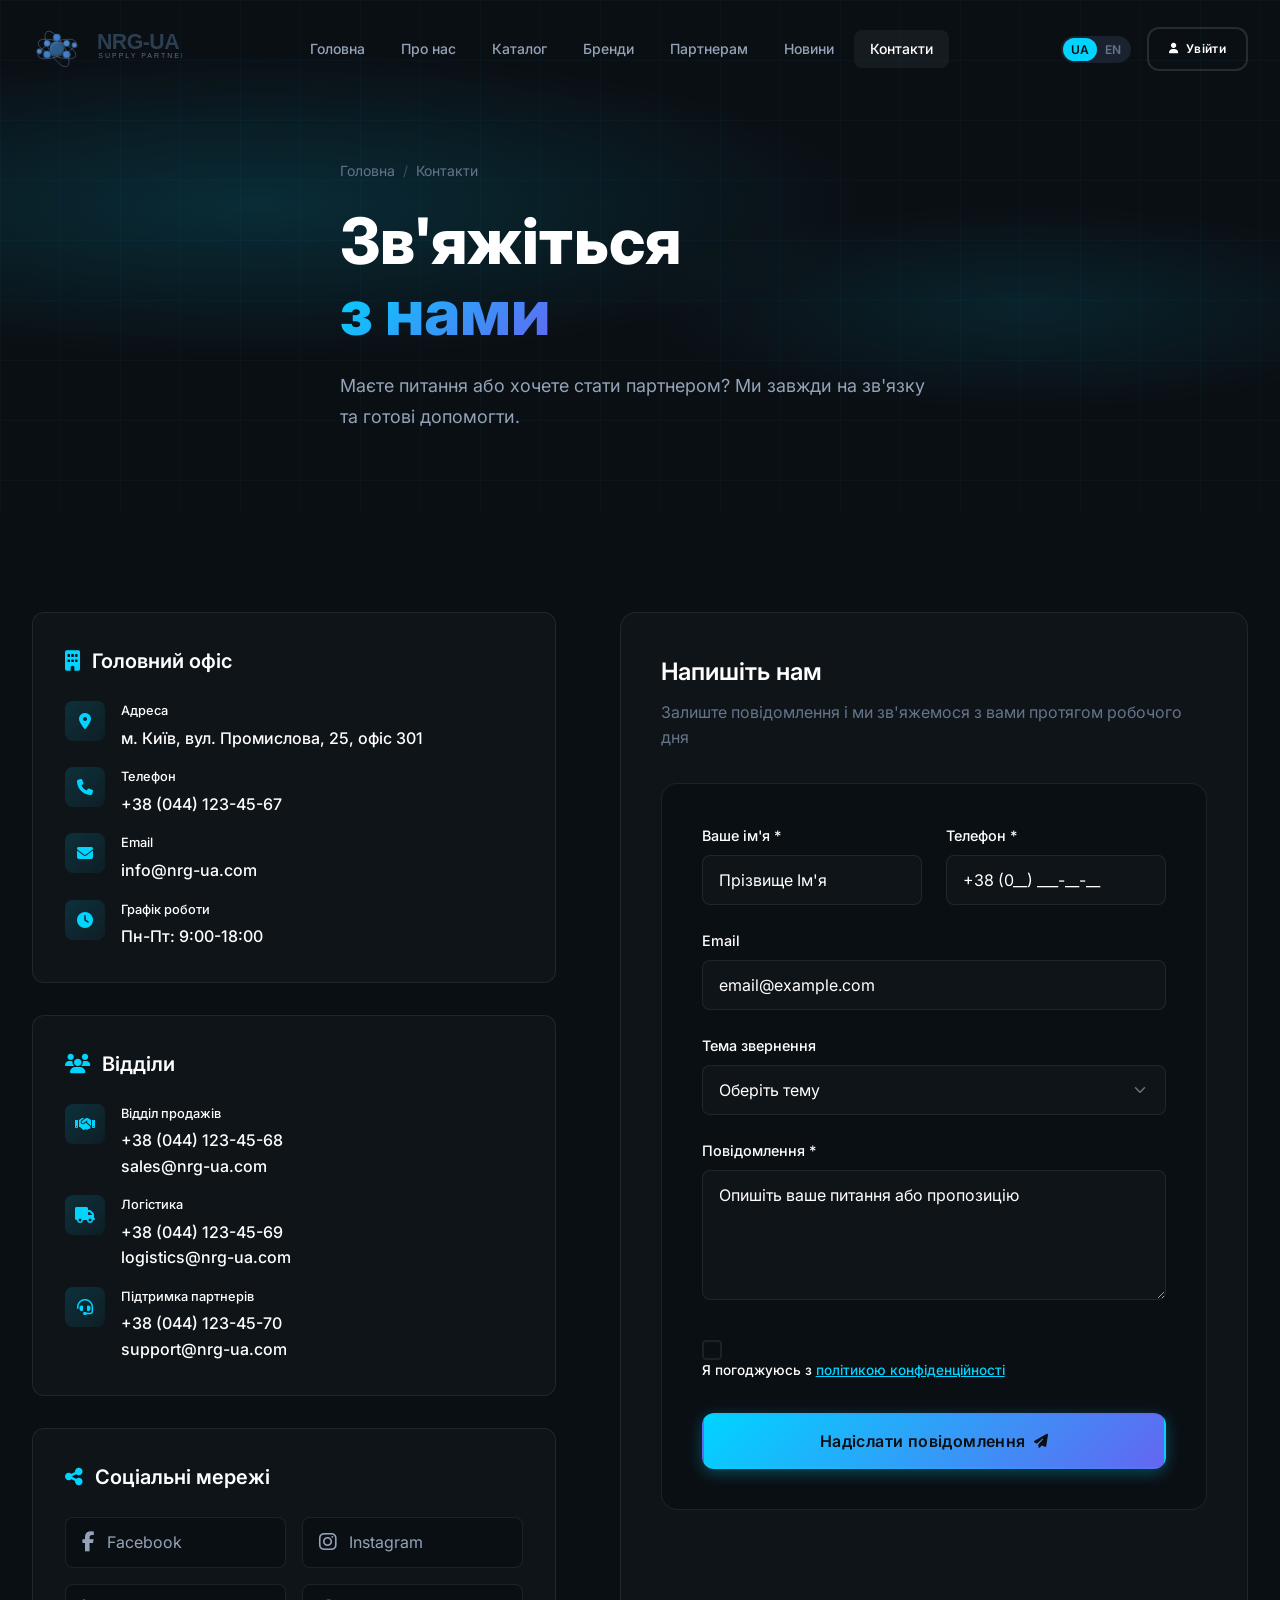
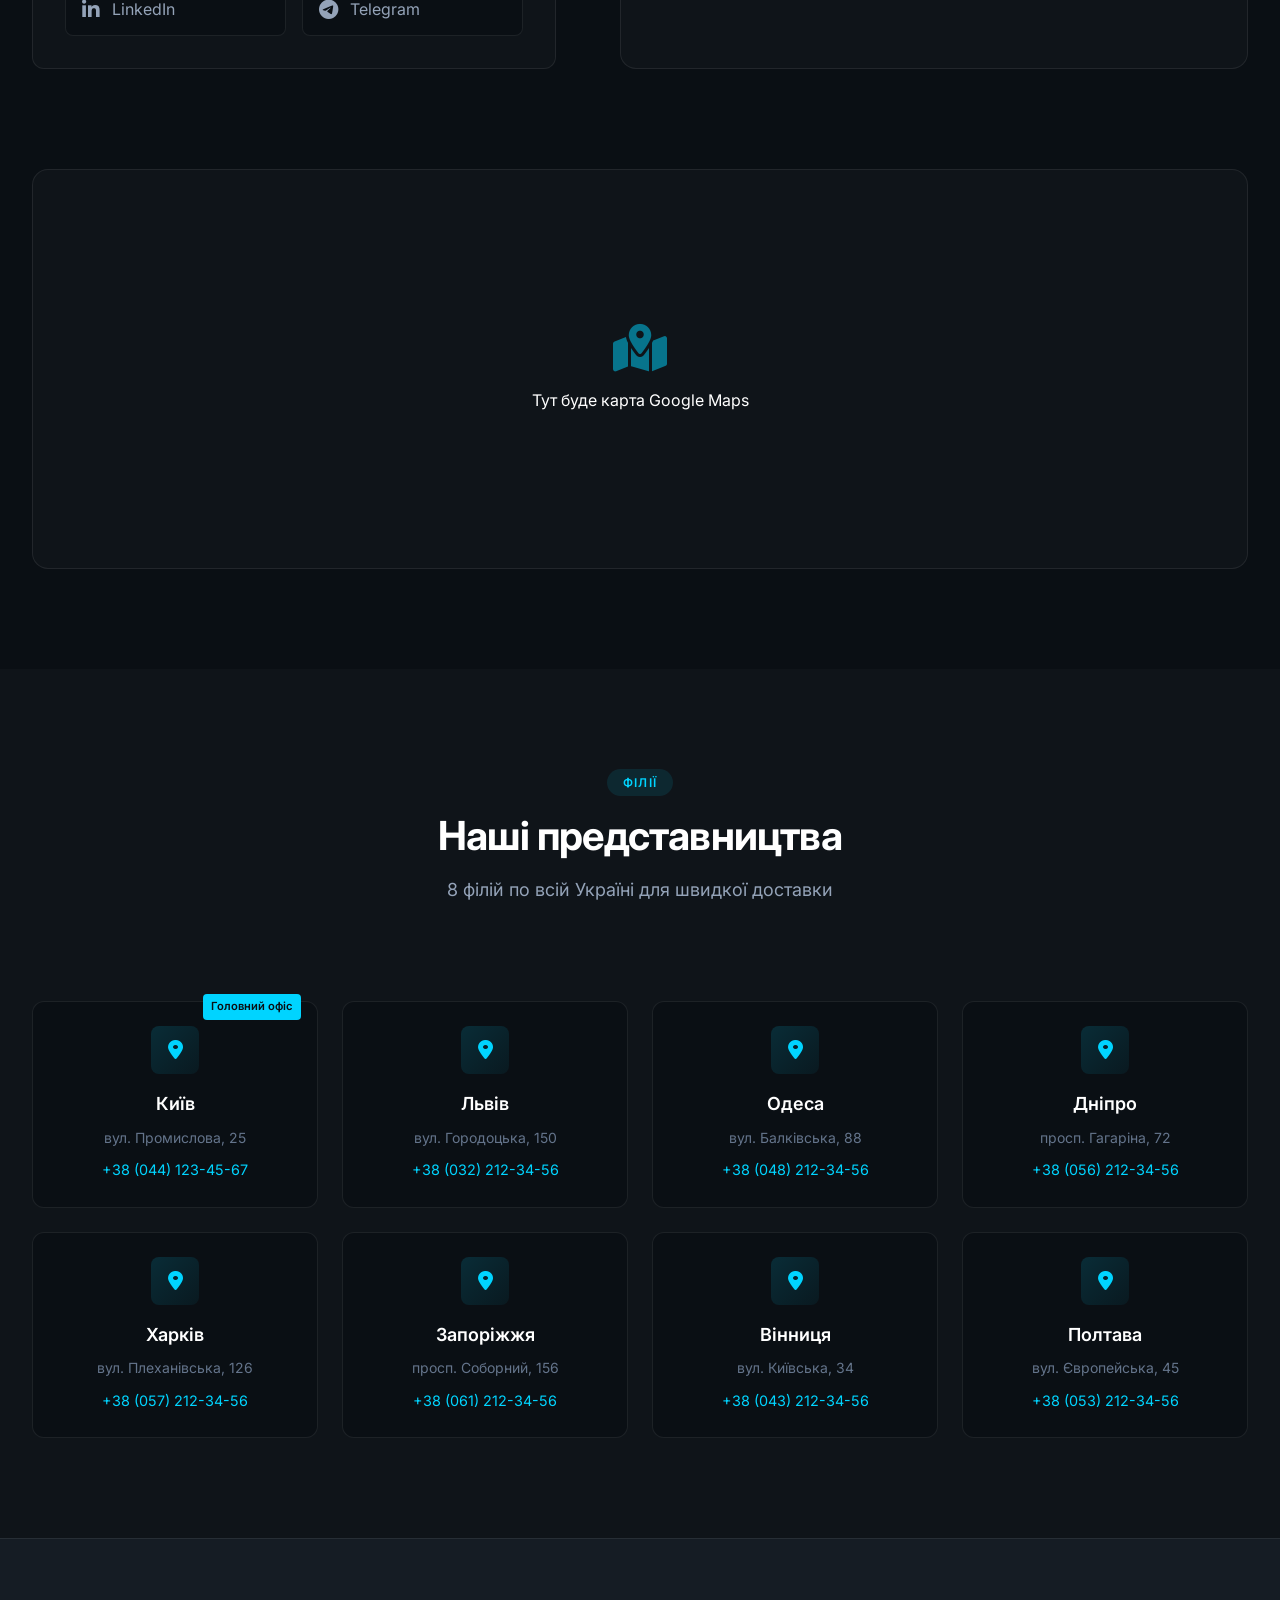
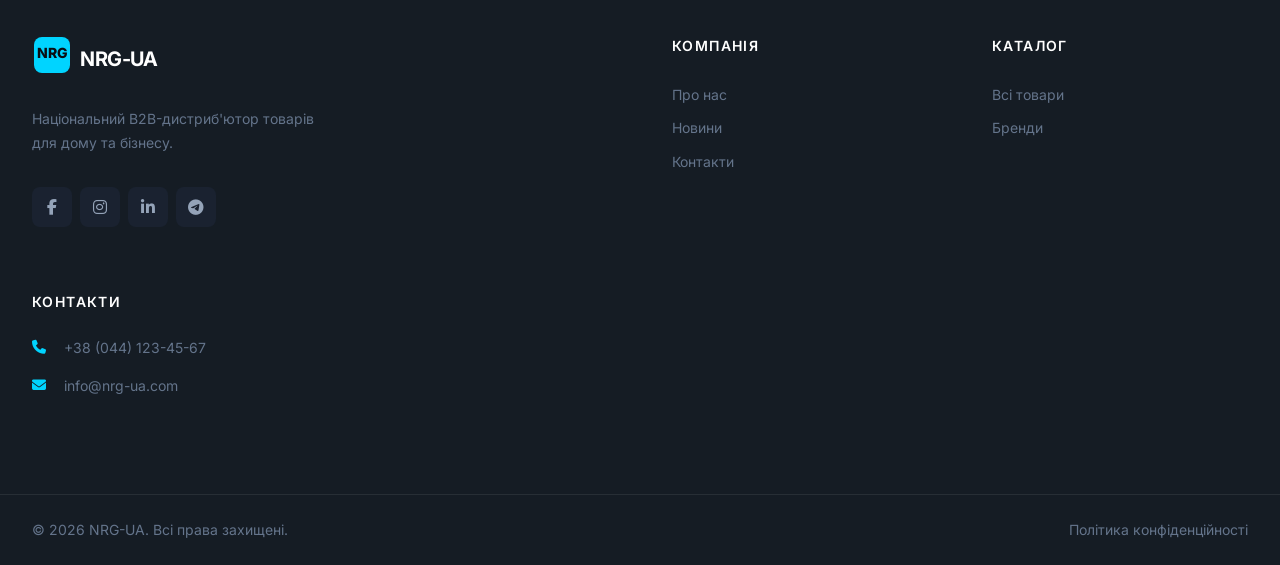
<file: energy/pages/nrg-contacts.html>
<!DOCTYPE html>
<html lang="uk">
<head>
    <meta charset="UTF-8">
    <meta name="viewport" content="width=device-width, initial-scale=1.0">
    <meta name="description" content="Контакти NRG-UA — адреса, телефони, email. 8 філій по всій Україні. Зв'яжіться з нами для співпраці.">
    
    <title>Контакти | NRG-UA — Зв'язок з нами</title>
    
    <link rel="preconnect" href="https://fonts.googleapis.com">
    <link rel="preconnect" href="https://fonts.gstatic.com" crossorigin>
    <link href="https://fonts.googleapis.com/css2?family=Inter:wght@300;400;500;600;700;800&display=swap" rel="stylesheet">
    <link rel="stylesheet" href="https://cdnjs.cloudflare.com/ajax/libs/font-awesome/6.5.0/css/all.min.css">
    <link rel="stylesheet" href="../css/nrg-style.css">
    <link rel="stylesheet" href="../css/nrg-pages.css">
    <link rel="stylesheet" href="../css/nrg-partners.css">
</head>
<body>
    <!-- Header -->
    <header class="header" id="header">
        <div class="container">
            <div class="header-inner">
                <a href="../nrg-index.html" class="logo">
                    <img src="../images/nrg-logo.svg" alt="NRG-UA Supply Partner" class="logo-image" height="50">
                </a>

                <nav class="main-nav" id="mainNav">
                    <ul class="nav-list">
                        <li><a href="../nrg-index.html" class="nav-link">Головна</a></li>
                        <li><a href="nrg-about.html" class="nav-link">Про нас</a></li>
                        <li><a href="catalog.html" class="nav-link">Каталог</a></li>
                        <li><a href="brands.html" class="nav-link">Бренди</a></li>
                        <li><a href="partners.html" class="nav-link">Партнерам</a></li>
                        <li><a href="news.html" class="nav-link">Новини</a></li>
                        <li><a href="nrg-contacts.html" class="nav-link active">Контакти</a></li>
                    </ul>
                </nav>

                <div class="header-actions">
                    <div class="lang-switcher">
                        <button class="lang-btn active" data-lang="uk">UA</button>
                        <button class="lang-btn" data-lang="en">EN</button>
                    </div>
                    <a href="nrg-cabinet.html" class="btn btn-outline btn-sm" id="loginBtn">
                        <i class="fas fa-user"></i>
                        <span>Увійти</span>
                    </a>
                    <a href="https://nrgportal.com.ua" class="btn btn-primary btn-sm" id="b2bPortalBtn" style="display: none;" target="_blank" title="Тільки для зареєстрованих клієнтів">
                        <i class="fas fa-shopping-cart"></i>
                        <span data-i18n="nav.b2b_portal">B2B Portal</span>
                    </a>
                    <button class="mobile-toggle" id="mobileToggle" aria-label="Меню">
                        <span></span>
                        <span></span>
                        <span></span>
                    </button>
                </div>
            </div>
        </div>
    </header>

    <!-- Page Hero -->
    <section class="page-hero">
        <div class="page-hero-bg">
            <div class="hero-gradient"></div>
            <div class="hero-pattern"></div>
        </div>
        <div class="container">
            <div class="page-hero-content" data-animate="fade-up">
                <nav class="breadcrumb">
                    <a href="../nrg-index.html">Головна</a>
                    <span>/</span>
                    <span>Контакти</span>
                </nav>
                <h1 class="page-title">Зв'яжіться<br><span class="text-gradient">з нами</span></h1>
                <p class="page-description">
                    Маєте питання або хочете стати партнером? 
                    Ми завжди на зв'язку та готові допомогти.
                </p>
            </div>
        </div>
    </section>

    <!-- Contacts Section -->
    <section class="contacts-section">
        <div class="container">
            <div class="contacts-grid">
                <!-- Contact Info -->
                <div class="contacts-info" data-animate="fade-up">
                    <!-- Main Office -->
                    <div class="contact-block">
                        <h3><i class="fas fa-building"></i> Головний офіс</h3>
                        <div class="contact-list-detailed">
                            <div class="contact-item-detailed">
                                <i class="fas fa-location-dot"></i>
                                <div>
                                    <span class="label">Адреса</span>
                                    <span>м. Київ, вул. Промислова, 25, офіс 301</span>
                                </div>
                            </div>
                            <div class="contact-item-detailed">
                                <i class="fas fa-phone"></i>
                                <div>
                                    <span class="label">Телефон</span>
                                    <a href="tel:+380441234567">+38 (044) 123-45-67</a>
                                </div>
                            </div>
                            <div class="contact-item-detailed">
                                <i class="fas fa-envelope"></i>
                                <div>
                                    <span class="label">Email</span>
                                    <a href="mailto:info@nrg-ua.com">info@nrg-ua.com</a>
                                </div>
                            </div>
                            <div class="contact-item-detailed">
                                <i class="fas fa-clock"></i>
                                <div>
                                    <span class="label">Графік роботи</span>
                                    <span>Пн-Пт: 9:00-18:00</span>
                                </div>
                            </div>
                        </div>
                    </div>

                    <!-- Departments -->
                    <div class="contact-block">
                        <h3><i class="fas fa-users"></i> Відділи</h3>
                        <div class="contact-list-detailed">
                            <div class="contact-item-detailed">
                                <i class="fas fa-handshake"></i>
                                <div>
                                    <span class="label">Відділ продажів</span>
                                    <a href="tel:+380441234568">+38 (044) 123-45-68</a>
                                    <br><a href="mailto:sales@nrg-ua.com">sales@nrg-ua.com</a>
                                </div>
                            </div>
                            <div class="contact-item-detailed">
                                <i class="fas fa-truck"></i>
                                <div>
                                    <span class="label">Логістика</span>
                                    <a href="tel:+380441234569">+38 (044) 123-45-69</a>
                                    <br><a href="mailto:logistics@nrg-ua.com">logistics@nrg-ua.com</a>
                                </div>
                            </div>
                            <div class="contact-item-detailed">
                                <i class="fas fa-headset"></i>
                                <div>
                                    <span class="label">Підтримка партнерів</span>
                                    <a href="tel:+380441234570">+38 (044) 123-45-70</a>
                                    <br><a href="mailto:support@nrg-ua.com">support@nrg-ua.com</a>
                                </div>
                            </div>
                        </div>
                    </div>

                    <!-- Social -->
                    <div class="contact-block">
                        <h3><i class="fas fa-share-nodes"></i> Соціальні мережі</h3>
                        <div class="social-links-large">
                            <a href="#" class="social-link-large">
                                <i class="fab fa-facebook-f"></i>
                                <span>Facebook</span>
                            </a>
                            <a href="#" class="social-link-large">
                                <i class="fab fa-instagram"></i>
                                <span>Instagram</span>
                            </a>
                            <a href="#" class="social-link-large">
                                <i class="fab fa-linkedin-in"></i>
                                <span>LinkedIn</span>
                            </a>
                            <a href="#" class="social-link-large">
                                <i class="fab fa-telegram-plane"></i>
                                <span>Telegram</span>
                            </a>
                        </div>
                    </div>
                </div>

                <!-- Contact Form -->
                <div class="contact-form-wrapper" data-animate="fade-up" data-delay="100">
                    <h3>Напишіть нам</h3>
                    <p>Залиште повідомлення і ми зв'яжемося з вами протягом робочого дня</p>

                    <form class="application-form" id="contactForm">
                        <div class="form-row">
                            <div class="form-group">
                                <label for="name">Ваше ім'я *</label>
                                <input type="text" id="name" name="name" required 
                                       placeholder="Прізвище Ім'я">
                            </div>
                            <div class="form-group">
                                <label for="phone">Телефон *</label>
                                <input type="tel" id="phone" name="phone" required 
                                       placeholder="+38 (0__) ___-__-__">
                            </div>
                        </div>

                        <div class="form-group">
                            <label for="email">Email</label>
                            <input type="email" id="email" name="email" 
                                   placeholder="email@example.com">
                        </div>

                        <div class="form-group">
                            <label for="subject">Тема звернення</label>
                            <select id="subject" name="subject">
                                <option value="">Оберіть тему</option>
                                <option value="partnership">Партнерство / Співпраця</option>
                                <option value="order">Питання щодо замовлення</option>
                                <option value="products">Питання щодо товарів</option>
                                <option value="delivery">Доставка та логістика</option>
                                <option value="marketing">Маркетинг та реклама</option>
                                <option value="other">Інше</option>
                            </select>
                        </div>

                        <div class="form-group">
                            <label for="message">Повідомлення *</label>
                            <textarea id="message" name="message" rows="5" required
                                      placeholder="Опишіть ваше питання або пропозицію"></textarea>
                        </div>

                        <div class="form-group">
                            <label class="checkbox-item agreement">
                                <input type="checkbox" name="agreement" required>
                                <span class="checkmark"></span>
                                Я погоджуюсь з <a href="privacy.html" target="_blank">політикою конфіденційності</a>
                            </label>
                        </div>

                        <button type="submit" class="btn btn-primary btn-lg btn-full">
                            <span>Надіслати повідомлення</span>
                            <i class="fas fa-paper-plane"></i>
                        </button>
                    </form>
                </div>
            </div>

            <!-- Map -->
            <div class="contacts-map" data-animate="fade-up">
                <div class="map-placeholder">
                    <i class="fas fa-map-location-dot"></i>
                    <span>Тут буде карта Google Maps</span>
                </div>
            </div>
        </div>
    </section>

    <!-- Branches -->
    <section class="branches-section">
        <div class="container">
            <div class="section-header" data-animate="fade-up">
                <span class="section-badge">Філії</span>
                <h2 class="section-title">Наші представництва</h2>
                <p class="section-subtitle">8 філій по всій Україні для швидкої доставки</p>
            </div>

            <div class="branches-grid" data-animate="fade-up" data-delay="100">
                <div class="branch-card">
                    <div class="branch-icon"><i class="fas fa-location-dot"></i></div>
                    <h4>Київ</h4>
                    <p class="branch-address">вул. Промислова, 25</p>
                    <p class="branch-phone"><a href="tel:+380441234567">+38 (044) 123-45-67</a></p>
                    <span class="branch-badge main">Головний офіс</span>
                </div>

                <div class="branch-card">
                    <div class="branch-icon"><i class="fas fa-location-dot"></i></div>
                    <h4>Львів</h4>
                    <p class="branch-address">вул. Городоцька, 150</p>
                    <p class="branch-phone"><a href="tel:+380322123456">+38 (032) 212-34-56</a></p>
                </div>

                <div class="branch-card">
                    <div class="branch-icon"><i class="fas fa-location-dot"></i></div>
                    <h4>Одеса</h4>
                    <p class="branch-address">вул. Балківська, 88</p>
                    <p class="branch-phone"><a href="tel:+380482123456">+38 (048) 212-34-56</a></p>
                </div>

                <div class="branch-card">
                    <div class="branch-icon"><i class="fas fa-location-dot"></i></div>
                    <h4>Дніпро</h4>
                    <p class="branch-address">просп. Гагаріна, 72</p>
                    <p class="branch-phone"><a href="tel:+380562123456">+38 (056) 212-34-56</a></p>
                </div>

                <div class="branch-card">
                    <div class="branch-icon"><i class="fas fa-location-dot"></i></div>
                    <h4>Харків</h4>
                    <p class="branch-address">вул. Плеханівська, 126</p>
                    <p class="branch-phone"><a href="tel:+380572123456">+38 (057) 212-34-56</a></p>
                </div>

                <div class="branch-card">
                    <div class="branch-icon"><i class="fas fa-location-dot"></i></div>
                    <h4>Запоріжжя</h4>
                    <p class="branch-address">просп. Соборний, 156</p>
                    <p class="branch-phone"><a href="tel:+380612123456">+38 (061) 212-34-56</a></p>
                </div>

                <div class="branch-card">
                    <div class="branch-icon"><i class="fas fa-location-dot"></i></div>
                    <h4>Вінниця</h4>
                    <p class="branch-address">вул. Київська, 34</p>
                    <p class="branch-phone"><a href="tel:+380432123456">+38 (043) 212-34-56</a></p>
                </div>

                <div class="branch-card">
                    <div class="branch-icon"><i class="fas fa-location-dot"></i></div>
                    <h4>Полтава</h4>
                    <p class="branch-address">вул. Європейська, 45</p>
                    <p class="branch-phone"><a href="tel:+380532123456">+38 (053) 212-34-56</a></p>
                </div>
            </div>
        </div>
    </section>

    <!-- Footer -->
    <footer class="footer">
        <div class="footer-top">
            <div class="container">
                <div class="footer-grid">
                    <div class="footer-col footer-about">
                        <a href="../nrg-index.html" class="footer-logo">
                            <span class="logo-icon">
                                <svg width="40" height="40" viewBox="0 0 40 40">
                                    <rect x="2" y="2" width="36" height="36" rx="8" fill="currentColor"/>
                                    <text x="50%" y="58%" text-anchor="middle" fill="#0A0F14" font-size="14" font-weight="800">NRG</text>
                                </svg>
                            </span>
                            <span class="logo-text">NRG-UA</span>
                        </a>
                        <p class="footer-description">
                            Національний B2B-дистриб'ютор товарів для дому та бізнесу.
                        </p>
                        <div class="footer-social">
                            <a href="#"><i class="fab fa-facebook-f"></i></a>
                            <a href="#"><i class="fab fa-instagram"></i></a>
                            <a href="#"><i class="fab fa-linkedin-in"></i></a>
                            <a href="#"><i class="fab fa-telegram-plane"></i></a>
                        </div>
                    </div>

                    <div class="footer-col">
                        <h4 class="footer-title">Компанія</h4>
                        <ul class="footer-links">
                            <li><a href="nrg-about.html">Про нас</a></li>
                            <li><a href="news.html">Новини</a></li>
                            <li><a href="nrg-contacts.html">Контакти</a></li>
                        </ul>
                    </div>

                    <div class="footer-col">
                        <h4 class="footer-title">Каталог</h4>
                        <ul class="footer-links">
                            <li><a href="catalog.html">Всі товари</a></li>
                            <li><a href="brands.html">Бренди</a></li>
                        </ul>
                    </div>

                    <div class="footer-col footer-contacts">
                        <h4 class="footer-title">Контакти</h4>
                        <ul class="contact-list">
                            <li>
                                <i class="fas fa-phone"></i>
                                <a href="tel:+380441234567">+38 (044) 123-45-67</a>
                            </li>
                            <li>
                                <i class="fas fa-envelope"></i>
                                <a href="mailto:info@nrg-ua.com">info@nrg-ua.com</a>
                            </li>
                        </ul>
                    </div>
                </div>
            </div>
        </div>

        <div class="footer-bottom">
            <div class="container">
                <div class="footer-bottom-content">
                    <p class="copyright">© 2026 NRG-UA. Всі права захищені.</p>
                    <div class="footer-bottom-links">
                        <a href="privacy.html">Політика конфіденційності</a>
                    </div>
                </div>
            </div>
        </div>
    </footer>

    <button class="back-to-top" id="backToTop"><i class="fas fa-arrow-up"></i></button>

    <script src="../js/nrg-main.js"></script>

    <style>
        /* Additional Contact Page Styles */
        .social-links-large {
            display: grid;
            grid-template-columns: repeat(2, 1fr);
            gap: 1rem;
        }

        .social-link-large {
            display: flex;
            align-items: center;
            gap: 0.75rem;
            padding: 0.75rem 1rem;
            background: var(--bg-primary);
            border: 1px solid var(--border-color);
            border-radius: var(--radius-md);
            color: var(--gray-300);
            text-decoration: none;
            transition: all 0.2s;
        }

        .social-link-large:hover {
            border-color: var(--accent-primary);
            color: var(--accent-primary);
        }

        .social-link-large i {
            font-size: 1.25rem;
        }

        /* Branches Section */
        .branches-section {
            padding: var(--section-spacing) 0;
            background: var(--bg-secondary);
        }

        .branches-grid {
            display: grid;
            grid-template-columns: repeat(4, 1fr);
            gap: 1.5rem;
            margin-top: 3rem;
        }

        .branch-card {
            position: relative;
            background: var(--bg-primary);
            border: 1px solid var(--border-color);
            border-radius: var(--radius-lg);
            padding: 1.5rem;
            text-align: center;
            transition: all 0.3s ease;
        }

        .branch-card:hover {
            border-color: var(--accent-primary);
            transform: translateY(-4px);
        }

        .branch-icon {
            width: 48px;
            height: 48px;
            display: flex;
            align-items: center;
            justify-content: center;
            background: linear-gradient(135deg, rgba(0, 212, 255, 0.15) 0%, rgba(0, 212, 255, 0.05) 100%);
            border-radius: var(--radius-md);
            margin: 0 auto 1rem;
        }

        .branch-icon i {
            font-size: 1.25rem;
            color: var(--accent-primary);
        }

        .branch-card h4 {
            font-size: 1.125rem;
            font-weight: 600;
            margin-bottom: 0.5rem;
        }

        .branch-address {
            font-size: 0.875rem;
            color: var(--gray-400);
            margin-bottom: 0.5rem;
        }

        .branch-phone a {
            color: var(--accent-primary);
            text-decoration: none;
            font-size: 0.9rem;
        }

        .branch-badge {
            position: absolute;
            top: -8px;
            right: 1rem;
            background: var(--accent-primary);
            color: var(--bg-primary);
            font-size: 0.7rem;
            font-weight: 600;
            padding: 0.25rem 0.5rem;
            border-radius: var(--radius-sm);
        }

        @media (max-width: 1024px) {
            .branches-grid {
                grid-template-columns: repeat(2, 1fr);
            }
        }

        @media (max-width: 640px) {
            .branches-grid {
                grid-template-columns: 1fr;
            }

            .social-links-large {
                grid-template-columns: 1fr;
            }
        }
    </style>
</body>
</html>
</file>
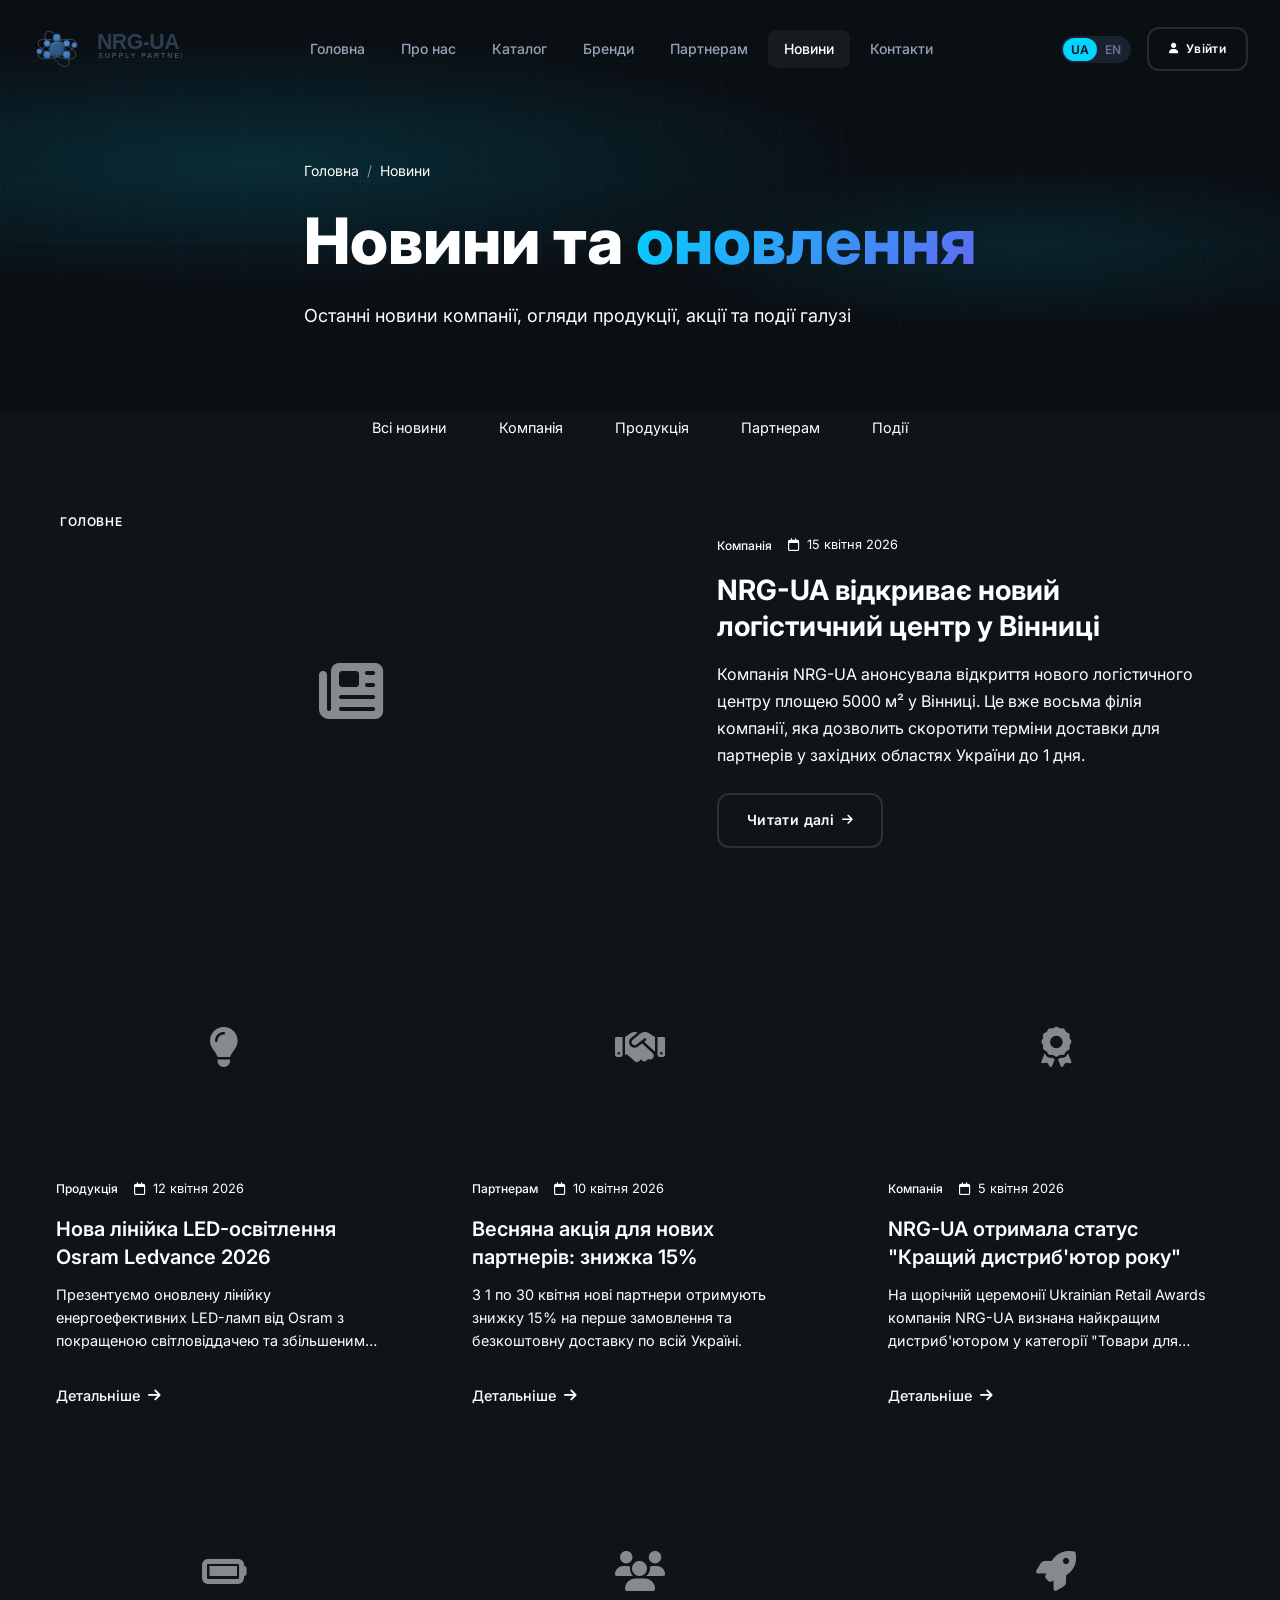
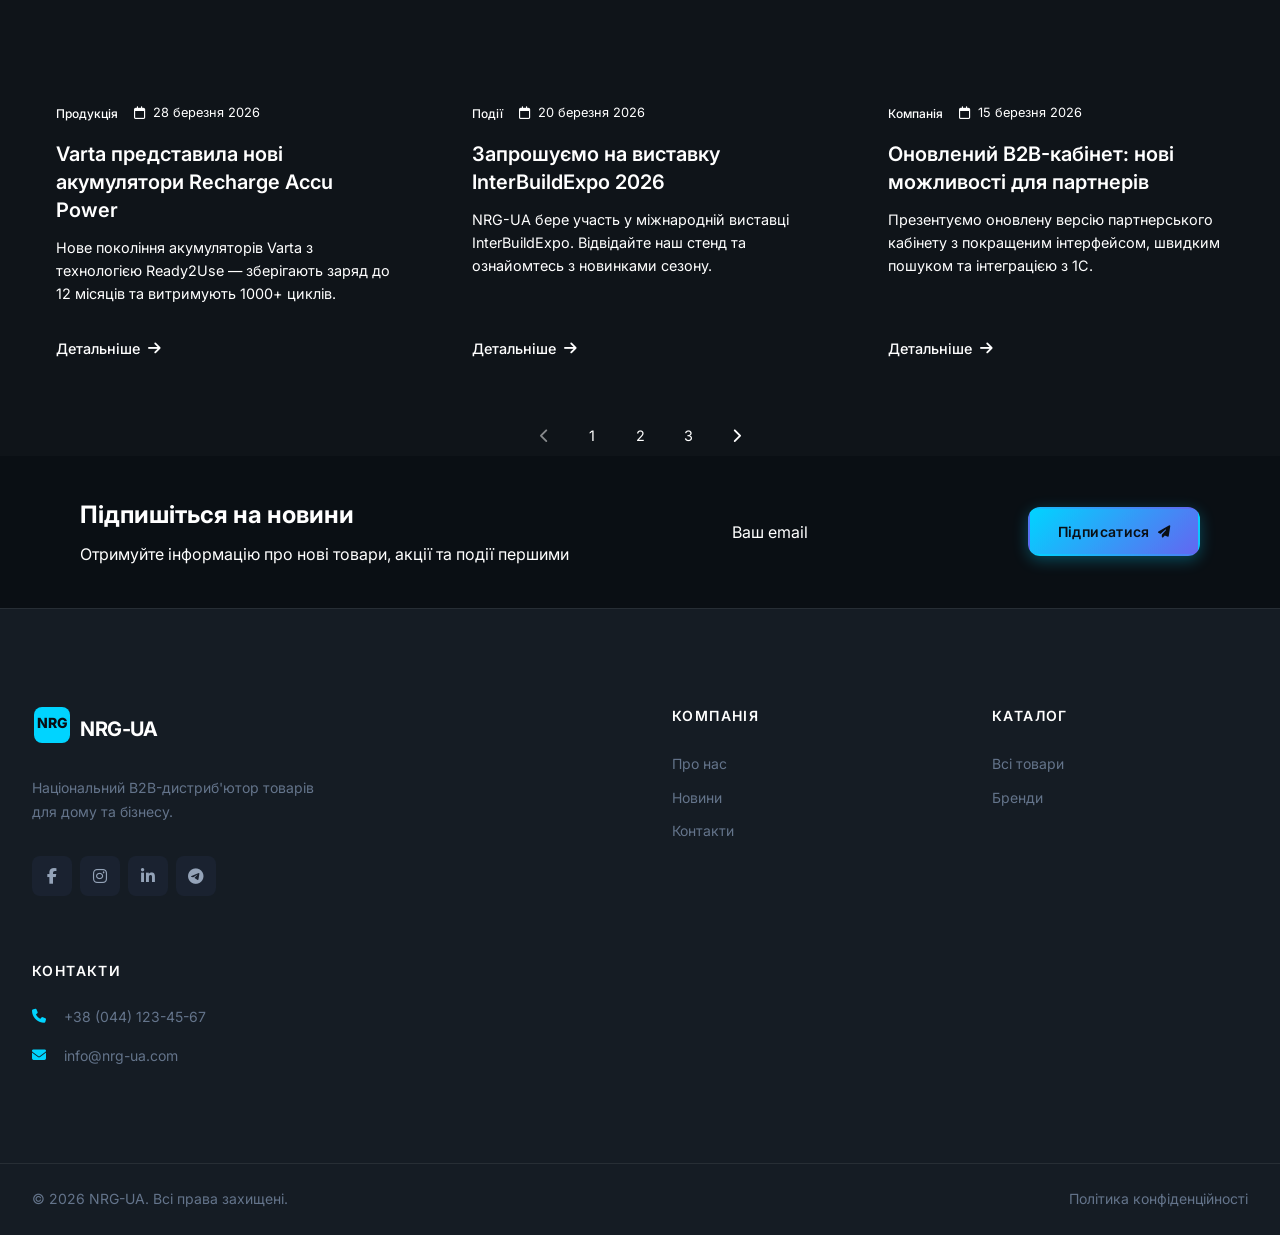
<file: energy/pages/nrg-news.html>
<!DOCTYPE html>
<html lang="uk">
<head>
    <meta charset="UTF-8">
    <meta name="viewport" content="width=device-width, initial-scale=1.0">
    <meta name="description" content="Новини NRG-UA — останні оновлення, нові бренди, акції та події компанії.">
    
    <title>Новини | NRG-UA — Блог та оновлення</title>
    
    <link rel="preconnect" href="https://fonts.googleapis.com">
    <link rel="preconnect" href="https://fonts.gstatic.com" crossorigin>
    <link href="https://fonts.googleapis.com/css2?family=Inter:wght@300;400;500;600;700;800&display=swap" rel="stylesheet">
    <link rel="stylesheet" href="https://cdnjs.cloudflare.com/ajax/libs/font-awesome/6.5.0/css/all.min.css">
    <link rel="stylesheet" href="../css/nrg-style.css">
    <link rel="stylesheet" href="../css/nrg-pages.css">
</head>
<body>
    <!-- Header -->
    <header class="header" id="header">
        <div class="container">
            <div class="header-inner">
                <a href="../nrg-index.html" class="logo">
                    <img src="../images/nrg-logo.svg" alt="NRG-UA Supply Partner" class="logo-image" height="50">
                </a>

                <nav class="main-nav" id="mainNav">
                    <ul class="nav-list">
                        <li><a href="../nrg-index.html" class="nav-link">Головна</a></li>
                        <li><a href="nrg-about.html" class="nav-link">Про нас</a></li>
                        <li><a href="nrg-catalog.html" class="nav-link">Каталог</a></li>
                        <li><a href="nrg-brands.html" class="nav-link">Бренди</a></li>
                        <li><a href="partners.html" class="nav-link">Партнерам</a></li>
                        <li><a href="nrg-news.html" class="nav-link active">Новини</a></li>
                        <li><a href="nrg-contacts.html" class="nav-link">Контакти</a></li>
                    </ul>
                </nav>

                <div class="header-actions">
                    <div class="lang-switcher">
                        <button class="lang-btn active" data-lang="uk">UA</button>
                        <button class="lang-btn" data-lang="en">EN</button>
                    </div>
                    <a href="nrg-cabinet.html" class="btn btn-outline btn-sm" id="loginBtn">
                        <i class="fas fa-user"></i>
                        <span>Увійти</span>
                    </a>
                    <a href="https://nrgportal.com.ua" class="btn btn-primary btn-sm" id="b2bPortalBtn" style="display: none;" target="_blank" title="Тільки для зареєстрованих клієнтів">
                        <i class="fas fa-shopping-cart"></i>
                        <span data-i18n="nav.b2b_portal">B2B Portal</span>
                    </a>
                    <button class="mobile-toggle" id="mobileToggle" aria-label="Меню">
                        <span></span>
                        <span></span>
                        <span></span>
                    </button>
                </div>
            </div>
        </div>
    </header>

    <!-- Page Hero -->
    <section class="page-hero">
        <div class="page-hero-bg">
            <div class="hero-gradient"></div>
            <div class="hero-pattern"></div>
        </div>
        <div class="container">
            <div class="page-hero-content" data-animate="fade-up">
                <nav class="breadcrumb">
                    <a href="../nrg-index.html">Головна</a>
                    <span>/</span>
                    <span>Новини</span>
                </nav>
                <h1 class="page-title">Новини та <span class="text-gradient">оновлення</span></h1>
                <p class="page-description">
                    Останні новини компанії, огляди продукції, акції та події галузі
                </p>
            </div>
        </div>
    </section>

    <!-- News Section -->
    <section class="news-section">
        <div class="container">
            <!-- Categories -->
            <div class="news-categories" data-animate="fade-up">
                <button class="category-btn active" data-category="all">Всі новини</button>
                <button class="category-btn" data-category="company">Компанія</button>
                <button class="category-btn" data-category="products">Продукція</button>
                <button class="category-btn" data-category="partners">Партнерам</button>
                <button class="category-btn" data-category="events">Події</button>
            </div>

            <!-- Featured News -->
            <div class="featured-news" data-animate="fade-up" data-delay="50">
                <div class="featured-image">
                    <div class="image-placeholder large">
                        <i class="fas fa-newspaper"></i>
                    </div>
                    <span class="news-badge">Головне</span>
                </div>
                <div class="featured-content">
                    <div class="news-meta">
                        <span class="news-category">Компанія</span>
                        <span><i class="far fa-calendar"></i> 15 квітня 2026</span>
                    </div>
                    <h2 class="featured-title">
                        <a href="news-single.html">NRG-UA відкриває новий логістичний центр у Вінниці</a>
                    </h2>
                    <p class="featured-excerpt">
                        Компанія NRG-UA анонсувала відкриття нового логістичного центру площею 5000 м² 
                        у Вінниці. Це вже восьма філія компанії, яка дозволить скоротити терміни 
                        доставки для партнерів у західних областях України до 1 дня.
                    </p>
                    <a href="news-single.html" class="btn btn-outline">
                        <span>Читати далі</span>
                        <i class="fas fa-arrow-right"></i>
                    </a>
                </div>
            </div>

            <!-- News Grid -->
            <div class="news-grid" data-animate="fade-up" data-delay="100">
                <!-- News 1 -->
                <article class="news-card" data-category="products">
                    <div class="news-image">
                        <div class="image-placeholder">
                            <i class="fas fa-lightbulb"></i>
                        </div>
                    </div>
                    <div class="news-content">
                        <div class="news-meta">
                            <span class="news-category">Продукція</span>
                            <span><i class="far fa-calendar"></i> 12 квітня 2026</span>
                        </div>
                        <h3 class="news-title">
                            <a href="news-single.html">Нова лінійка LED-освітлення Osram Ledvance 2026</a>
                        </h3>
                        <p class="news-excerpt">
                            Презентуємо оновлену лінійку енергоефективних LED-ламп від Osram 
                            з покращеною світловіддачею та збільшеним терміном служби.
                        </p>
                        <a href="news-single.html" class="news-link">
                            Детальніше <i class="fas fa-arrow-right"></i>
                        </a>
                    </div>
                </article>

                <!-- News 2 -->
                <article class="news-card" data-category="partners">
                    <div class="news-image">
                        <div class="image-placeholder">
                            <i class="fas fa-handshake"></i>
                        </div>
                    </div>
                    <div class="news-content">
                        <div class="news-meta">
                            <span class="news-category">Партнерам</span>
                            <span><i class="far fa-calendar"></i> 10 квітня 2026</span>
                        </div>
                        <h3 class="news-title">
                            <a href="news-single.html">Весняна акція для нових партнерів: знижка 15%</a>
                        </h3>
                        <p class="news-excerpt">
                            З 1 по 30 квітня нові партнери отримують знижку 15% на перше замовлення 
                            та безкоштовну доставку по всій Україні.
                        </p>
                        <a href="news-single.html" class="news-link">
                            Детальніше <i class="fas fa-arrow-right"></i>
                        </a>
                    </div>
                </article>

                <!-- News 3 -->
                <article class="news-card" data-category="company">
                    <div class="news-image">
                        <div class="image-placeholder">
                            <i class="fas fa-award"></i>
                        </div>
                    </div>
                    <div class="news-content">
                        <div class="news-meta">
                            <span class="news-category">Компанія</span>
                            <span><i class="far fa-calendar"></i> 5 квітня 2026</span>
                        </div>
                        <h3 class="news-title">
                            <a href="news-single.html">NRG-UA отримала статус "Кращий дистриб'ютор року"</a>
                        </h3>
                        <p class="news-excerpt">
                            На щорічній церемонії Ukrainian Retail Awards компанія NRG-UA 
                            визнана найкращим дистриб'ютором у категорії "Товари для дому".
                        </p>
                        <a href="news-single.html" class="news-link">
                            Детальніше <i class="fas fa-arrow-right"></i>
                        </a>
                    </div>
                </article>

                <!-- News 4 -->
                <article class="news-card" data-category="products">
                    <div class="news-image">
                        <div class="image-placeholder">
                            <i class="fas fa-battery-full"></i>
                        </div>
                    </div>
                    <div class="news-content">
                        <div class="news-meta">
                            <span class="news-category">Продукція</span>
                            <span><i class="far fa-calendar"></i> 28 березня 2026</span>
                        </div>
                        <h3 class="news-title">
                            <a href="news-single.html">Varta представила нові акумулятори Recharge Accu Power</a>
                        </h3>
                        <p class="news-excerpt">
                            Нове покоління акумуляторів Varta з технологією Ready2Use — 
                            зберігають заряд до 12 місяців та витримують 1000+ циклів.
                        </p>
                        <a href="news-single.html" class="news-link">
                            Детальніше <i class="fas fa-arrow-right"></i>
                        </a>
                    </div>
                </article>

                <!-- News 5 -->
                <article class="news-card" data-category="events">
                    <div class="news-image">
                        <div class="image-placeholder">
                            <i class="fas fa-users"></i>
                        </div>
                    </div>
                    <div class="news-content">
                        <div class="news-meta">
                            <span class="news-category">Події</span>
                            <span><i class="far fa-calendar"></i> 20 березня 2026</span>
                        </div>
                        <h3 class="news-title">
                            <a href="news-single.html">Запрошуємо на виставку InterBuildExpo 2026</a>
                        </h3>
                        <p class="news-excerpt">
                            NRG-UA бере участь у міжнародній виставці InterBuildExpo. 
                            Відвідайте наш стенд та ознайомтесь з новинками сезону.
                        </p>
                        <a href="news-single.html" class="news-link">
                            Детальніше <i class="fas fa-arrow-right"></i>
                        </a>
                    </div>
                </article>

                <!-- News 6 -->
                <article class="news-card" data-category="company">
                    <div class="news-image">
                        <div class="image-placeholder">
                            <i class="fas fa-rocket"></i>
                        </div>
                    </div>
                    <div class="news-content">
                        <div class="news-meta">
                            <span class="news-category">Компанія</span>
                            <span><i class="far fa-calendar"></i> 15 березня 2026</span>
                        </div>
                        <h3 class="news-title">
                            <a href="news-single.html">Оновлений B2B-кабінет: нові можливості для партнерів</a>
                        </h3>
                        <p class="news-excerpt">
                            Презентуємо оновлену версію партнерського кабінету з покращеним 
                            інтерфейсом, швидким пошуком та інтеграцією з 1С.
                        </p>
                        <a href="news-single.html" class="news-link">
                            Детальніше <i class="fas fa-arrow-right"></i>
                        </a>
                    </div>
                </article>
            </div>

            <!-- Pagination -->
            <div class="pagination" data-animate="fade-up">
                <button class="pagination-btn" disabled>
                    <i class="fas fa-chevron-left"></i>
                </button>
                <button class="pagination-btn active">1</button>
                <button class="pagination-btn">2</button>
                <button class="pagination-btn">3</button>
                <button class="pagination-btn">
                    <i class="fas fa-chevron-right"></i>
                </button>
            </div>
        </div>
    </section>

    <!-- Newsletter -->
    <section class="newsletter-section">
        <div class="container">
            <div class="newsletter-card" data-animate="fade-up">
                <div class="newsletter-content">
                    <h3>Підпишіться на новини</h3>
                    <p>Отримуйте інформацію про нові товари, акції та події першими</p>
                </div>
                <form class="newsletter-form">
                    <input type="email" placeholder="Ваш email" required>
                    <button type="submit" class="btn btn-primary">
                        <span>Підписатися</span>
                        <i class="fas fa-paper-plane"></i>
                    </button>
                </form>
            </div>
        </div>
    </section>

    <!-- Footer -->
    <footer class="footer">
        <div class="footer-top">
            <div class="container">
                <div class="footer-grid">
                    <div class="footer-col footer-about">
                        <a href="../nrg-index.html" class="footer-logo">
                            <span class="logo-icon">
                                <svg width="40" height="40" viewBox="0 0 40 40">
                                    <rect x="2" y="2" width="36" height="36" rx="8" fill="currentColor"/>
                                    <text x="50%" y="58%" text-anchor="middle" fill="#0A0F14" font-size="14" font-weight="800">NRG</text>
                                </svg>
                            </span>
                            <span class="logo-text">NRG-UA</span>
                        </a>
                        <p class="footer-description">
                            Національний B2B-дистриб'ютор товарів для дому та бізнесу.
                        </p>
                        <div class="footer-social">
                            <a href="#"><i class="fab fa-facebook-f"></i></a>
                            <a href="#"><i class="fab fa-instagram"></i></a>
                            <a href="#"><i class="fab fa-linkedin-in"></i></a>
                            <a href="#"><i class="fab fa-telegram-plane"></i></a>
                        </div>
                    </div>

                    <div class="footer-col">
                        <h4 class="footer-title">Компанія</h4>
                        <ul class="footer-links">
                            <li><a href="nrg-about.html">Про нас</a></li>
                            <li><a href="nrg-news.html">Новини</a></li>
                            <li><a href="nrg-contacts.html">Контакти</a></li>
                        </ul>
                    </div>

                    <div class="footer-col">
                        <h4 class="footer-title">Каталог</h4>
                        <ul class="footer-links">
                            <li><a href="nrg-catalog.html">Всі товари</a></li>
                            <li><a href="nrg-brands.html">Бренди</a></li>
                        </ul>
                    </div>

                    <div class="footer-col footer-contacts">
                        <h4 class="footer-title">Контакти</h4>
                        <ul class="contact-list">
                            <li>
                                <i class="fas fa-phone"></i>
                                <a href="tel:+380441234567">+38 (044) 123-45-67</a>
                            </li>
                            <li>
                                <i class="fas fa-envelope"></i>
                                <a href="mailto:info@nrg-ua.com">info@nrg-ua.com</a>
                            </li>
                        </ul>
                    </div>
                </div>
            </div>
        </div>

        <div class="footer-bottom">
            <div class="container">
                <div class="footer-bottom-content">
                    <p class="copyright">© 2026 NRG-UA. Всі права захищені.</p>
                    <div class="footer-bottom-links">
                        <a href="privacy.html">Політика конфіденційності</a>
                    </div>
                </div>
            </div>
        </div>
    </footer>

    <button class="back-to-top" id="backToTop"><i class="fas fa-arrow-up"></i></button>

    <script src="../js/nrg-main.js"></script>
    <script>
        // Category filter
        document.querySelectorAll('.category-btn').forEach(btn => {
            btn.addEventListener('click', () => {
                document.querySelectorAll('.category-btn').forEach(b => b.classList.remove('active'));
                btn.classList.add('active');
                
                const category = btn.dataset.category;
                
                document.querySelectorAll('.news-card').forEach(card => {
                    if (category === 'all') {
                        card.style.display = '';
                    } else {
                        if (card.dataset.category === category) {
                            card.style.display = '';
                        } else {
                            card.style.display = 'none';
                        }
                    }
                });
            });
        });
    </script>

    <style>
        /* News Section */
        .news-section {
            padding: var(--section-spacing) 0;
        }

        /* Categories */
        .news-categories {
            display: flex;
            flex-wrap: wrap;
            gap: 0.75rem;
            justify-content: center;
            margin-bottom: 3rem;
        }

        .category-btn {
            padding: 0.5rem 1.25rem;
            background: var(--bg-secondary);
            border: 1px solid var(--border-color);
            border-radius: var(--radius-full);
            color: var(--gray-300);
            font-size: 0.9rem;
            cursor: pointer;
            transition: all 0.2s;
        }

        .category-btn:hover,
        .category-btn.active {
            background: var(--accent-primary);
            border-color: var(--accent-primary);
            color: var(--bg-primary);
        }

        /* Featured News */
        .featured-news {
            display: grid;
            grid-template-columns: 1.2fr 1fr;
            gap: 3rem;
            align-items: center;
            background: var(--bg-secondary);
            border: 1px solid var(--border-color);
            border-radius: var(--radius-2xl);
            overflow: hidden;
            margin-bottom: 3rem;
        }

        .featured-image {
            position: relative;
            aspect-ratio: 16/10;
        }

        .featured-image .image-placeholder {
            width: 100%;
            height: 100%;
            display: flex;
            align-items: center;
            justify-content: center;
            background: linear-gradient(135deg, var(--bg-tertiary) 0%, var(--bg-secondary) 100%);
        }

        .featured-image .image-placeholder i {
            font-size: 4rem;
            color: var(--gray-600);
        }

        .news-badge {
            position: absolute;
            top: 1rem;
            left: 1rem;
            background: var(--accent-primary);
            color: var(--bg-primary);
            font-size: 0.75rem;
            font-weight: 600;
            padding: 0.25rem 0.75rem;
            border-radius: var(--radius-full);
            text-transform: uppercase;
        }

        .featured-content {
            padding: 2rem 3rem 2rem 0;
        }

        .featured-title {
            font-size: 1.75rem;
            font-weight: 700;
            line-height: 1.3;
            margin-bottom: 1rem;
        }

        .featured-title a {
            color: inherit;
            text-decoration: none;
            transition: color 0.2s;
        }

        .featured-title a:hover {
            color: var(--accent-primary);
        }

        .featured-excerpt {
            color: var(--gray-300);
            line-height: 1.7;
            margin-bottom: 1.5rem;
        }

        /* Newsletter */
        .newsletter-section {
            padding: 0 0 var(--section-spacing);
        }

        .newsletter-card {
            display: flex;
            align-items: center;
            justify-content: space-between;
            gap: 2rem;
            background: linear-gradient(135deg, rgba(0, 212, 255, 0.1) 0%, var(--bg-secondary) 100%);
            border: 1px solid var(--accent-primary);
            border-radius: var(--radius-xl);
            padding: 2.5rem 3rem;
        }

        .newsletter-content h3 {
            font-size: 1.5rem;
            font-weight: 700;
            margin-bottom: 0.5rem;
        }

        .newsletter-content p {
            color: var(--gray-300);
        }

        .newsletter-form {
            display: flex;
            gap: 1rem;
        }

        .newsletter-form input {
            min-width: 300px;
            background: var(--bg-primary);
            border: 1px solid var(--border-color);
            border-radius: var(--radius-md);
            padding: 0.875rem 1.25rem;
            font-size: 1rem;
            color: var(--text-primary);
        }

        .newsletter-form input::placeholder {
            color: var(--gray-500);
        }

        .newsletter-form input:focus {
            outline: none;
            border-color: var(--accent-primary);
        }

        /* News Image Placeholder */
        .news-card .image-placeholder {
            width: 100%;
            height: 100%;
            display: flex;
            align-items: center;
            justify-content: center;
            background: linear-gradient(135deg, var(--bg-tertiary) 0%, var(--bg-secondary) 100%);
        }

        .news-card .image-placeholder i {
            font-size: 2.5rem;
            color: var(--gray-600);
        }

        @media (max-width: 1024px) {
            .featured-news {
                grid-template-columns: 1fr;
            }

            .featured-content {
                padding: 2rem;
            }

            .newsletter-card {
                flex-direction: column;
                text-align: center;
            }

            .newsletter-form {
                flex-direction: column;
                width: 100%;
            }

            .newsletter-form input {
                min-width: auto;
                width: 100%;
            }
        }

        @media (max-width: 768px) {
            .featured-title {
                font-size: 1.25rem;
            }
        }
    </style>
</body>
</html>
</file>
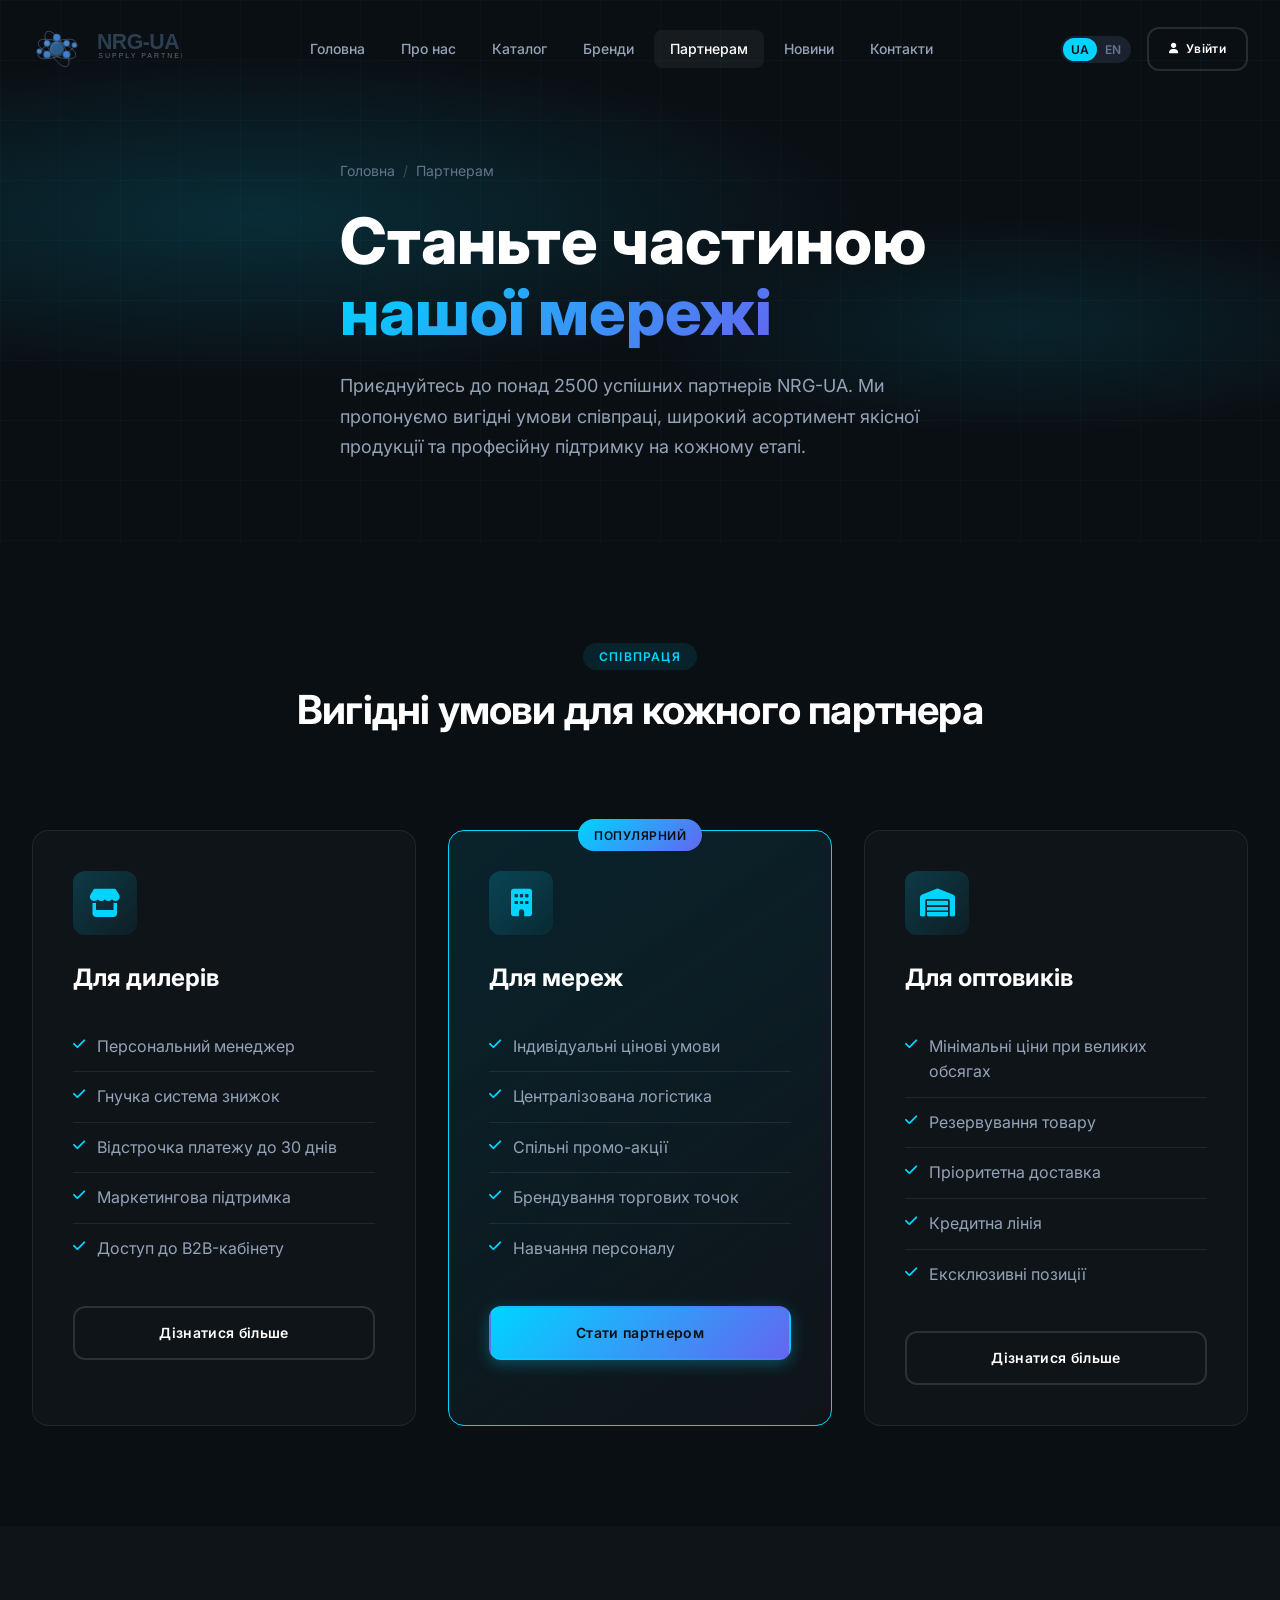
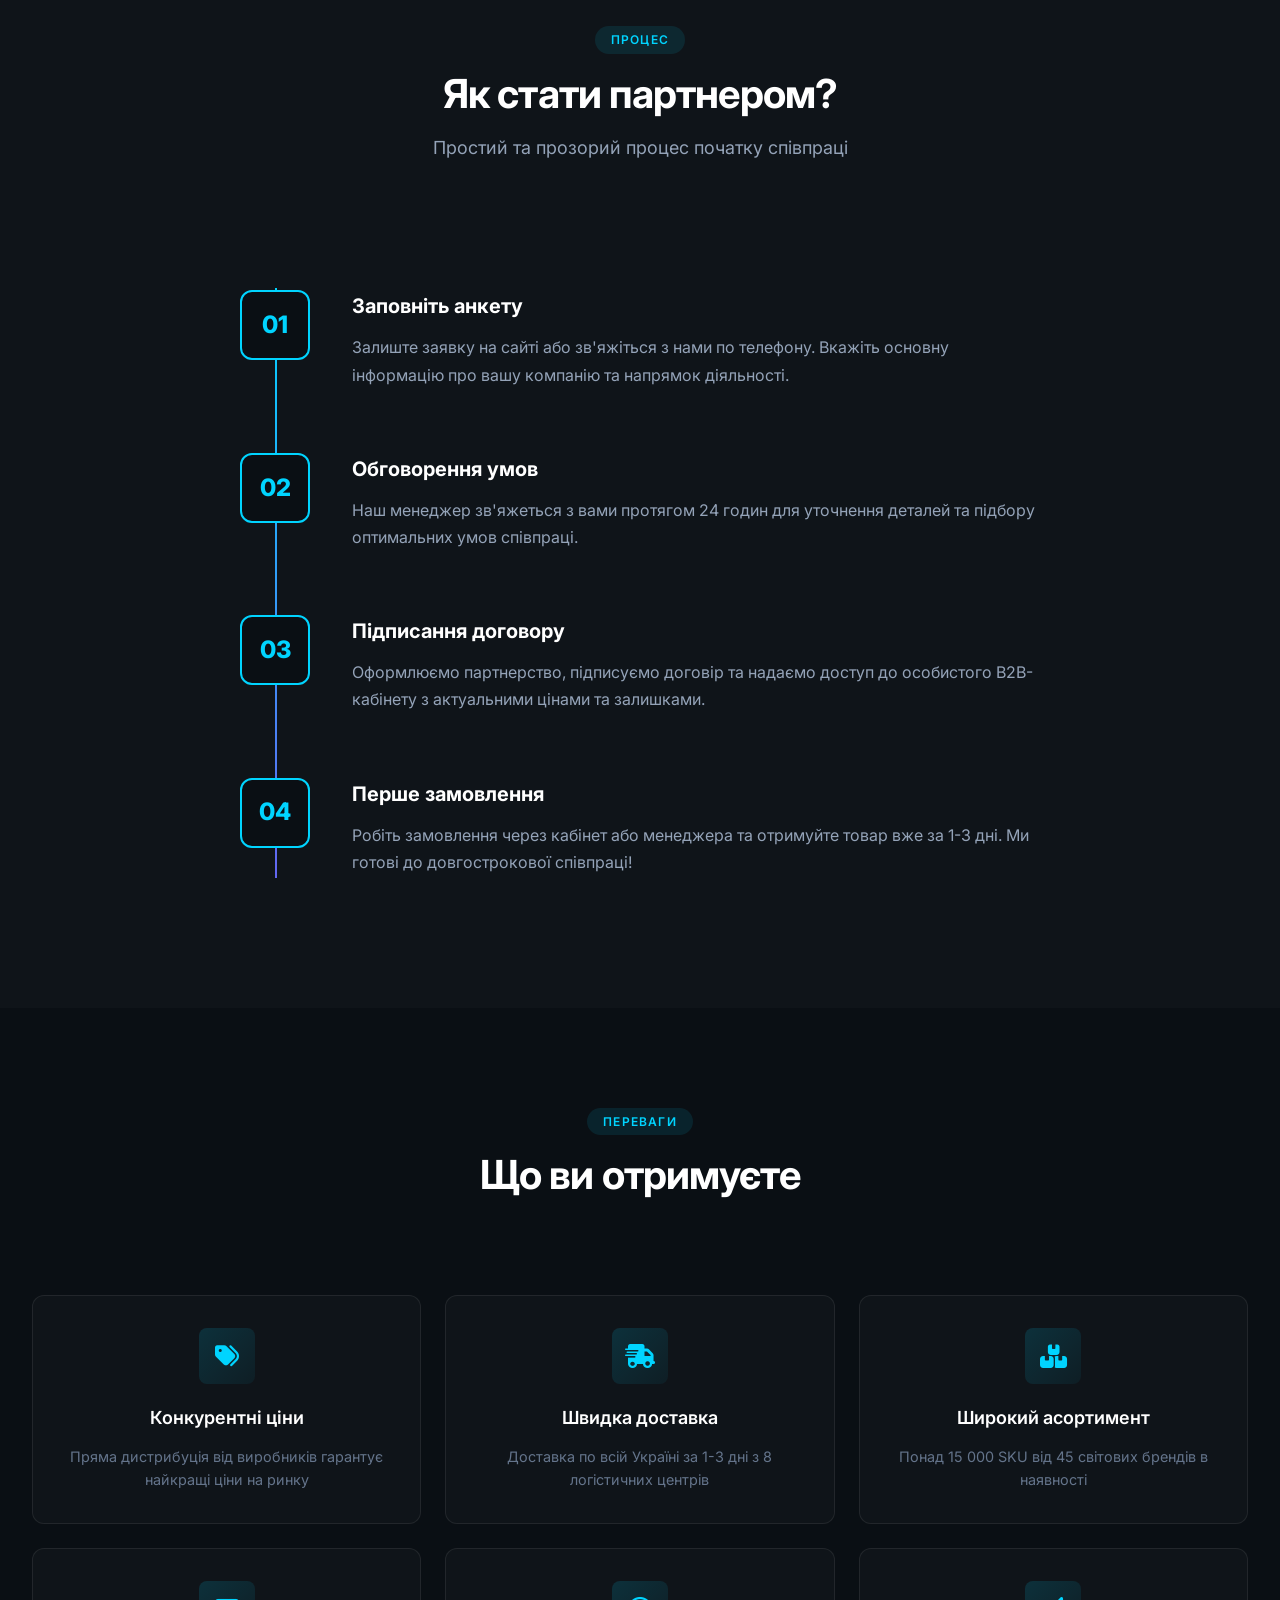
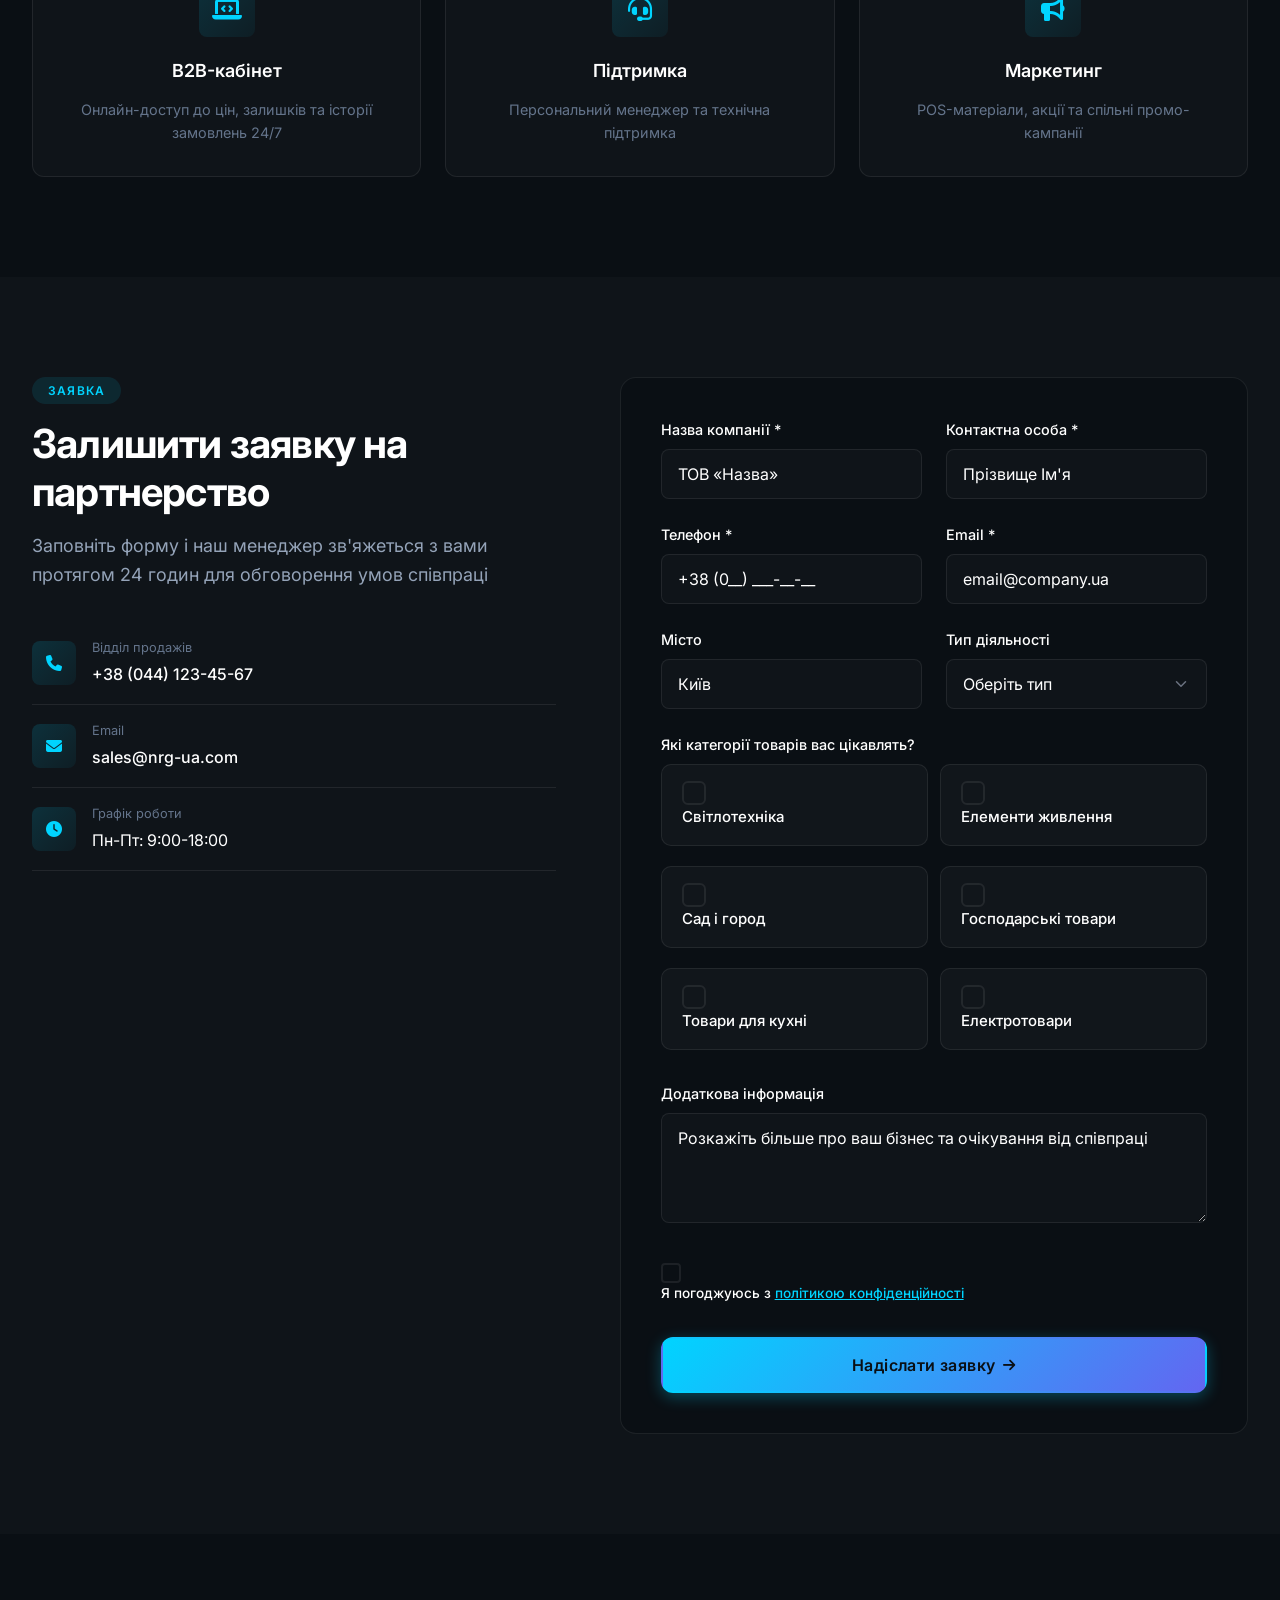
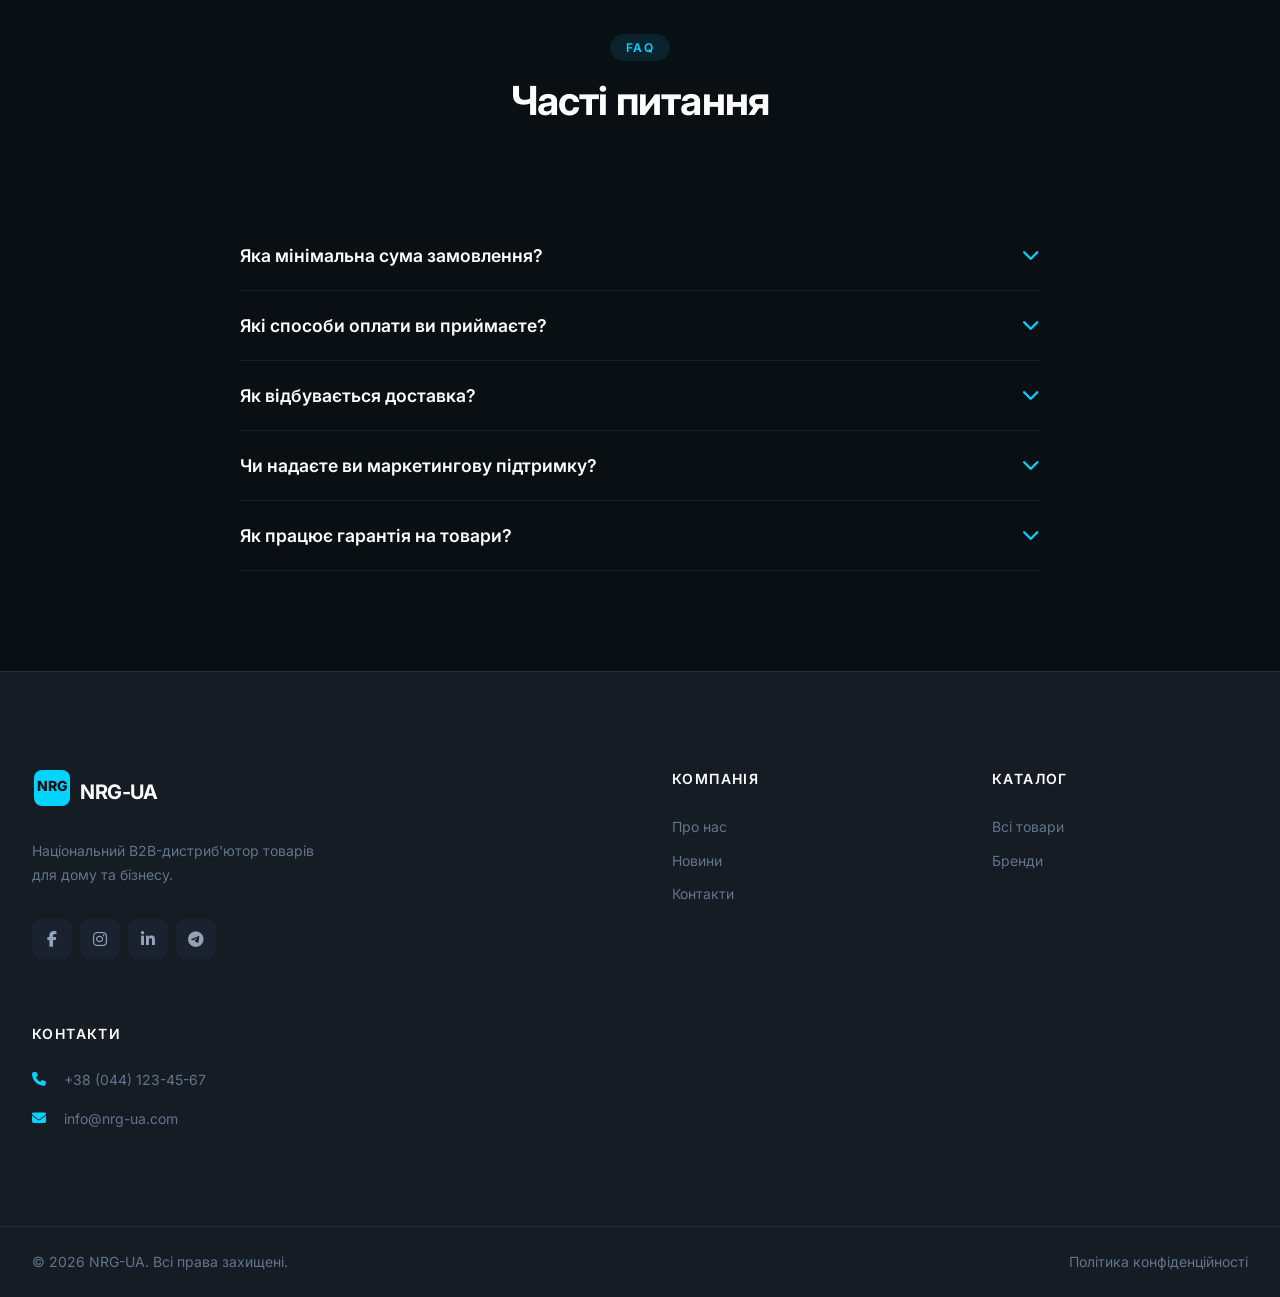
<file: energy/pages/partners.html>
<!DOCTYPE html>
<html lang="uk">
<head>
    <meta charset="UTF-8">
    <meta name="viewport" content="width=device-width, initial-scale=1.0">
    <meta name="description" content="Станьте партнером NRG-UA — отримайте доступ до ексклюзивних брендів, вигідних цін та професійної підтримки.">
    
    <title>Партнерам | NRG-UA — Умови співпраці</title>
    
    <link rel="preconnect" href="https://fonts.googleapis.com">
    <link rel="preconnect" href="https://fonts.gstatic.com" crossorigin>
    <link href="https://fonts.googleapis.com/css2?family=Inter:wght@300;400;500;600;700;800&display=swap" rel="stylesheet">
    <link rel="stylesheet" href="https://cdnjs.cloudflare.com/ajax/libs/font-awesome/6.5.0/css/all.min.css">
    <link rel="stylesheet" href="../css/nrg-style.css">
    <link rel="stylesheet" href="../css/nrg-partners.css">
</head>
<body>
    <!-- Header (same as main page) -->
    <header class="header" id="header">
        <div class="container">
            <div class="header-inner">
                <a href="../nrg-index.html" class="logo">
                    <img src="../images/nrg-logo.svg" alt="NRG-UA Supply Partner" class="logo-image" height="50">
                </a>

                <nav class="main-nav" id="mainNav">
                    <ul class="nav-list">
                        <li><a href="../nrg-index.html" class="nav-link">Головна</a></li>
                        <li><a href="about.html" class="nav-link">Про нас</a></li>
                        <li><a href="catalog.html" class="nav-link">Каталог</a></li>
                        <li><a href="brands.html" class="nav-link">Бренди</a></li>
                        <li><a href="partners.html" class="nav-link active">Партнерам</a></li>
                        <li><a href="news.html" class="nav-link">Новини</a></li>
                        <li><a href="contacts.html" class="nav-link">Контакти</a></li>
                    </ul>
                </nav>

                <div class="header-actions">
                    <div class="lang-switcher">
                        <button class="lang-btn active" data-lang="uk">UA</button>
                        <button class="lang-btn" data-lang="en">EN</button>
                    </div>
                    <a href="nrg-cabinet.html" class="btn btn-outline btn-sm" id="loginBtn">
                        <i class="fas fa-user"></i>
                        <span>Увійти</span>
                    </a>
                    <a href="https://nrgportal.com.ua" class="btn btn-primary btn-sm" id="b2bPortalBtn" style="display: none;" target="_blank" title="Тільки для зареєстрованих клієнтів">
                        <i class="fas fa-shopping-cart"></i>
                        <span data-i18n="nav.b2b_portal">B2B Portal</span>
                    </a>
                    <button class="mobile-toggle" id="mobileToggle" aria-label="Меню">
                        <span></span>
                        <span></span>
                        <span></span>
                    </button>
                </div>
            </div>
        </div>
    </header>

    <!-- Page Hero -->
    <section class="page-hero">
        <div class="page-hero-bg">
            <div class="hero-gradient"></div>
            <div class="hero-pattern"></div>
        </div>
        <div class="container">
            <div class="page-hero-content" data-animate="fade-up">
                <nav class="breadcrumb">
                    <a href="../nrg-index.html">Головна</a>
                    <span>/</span>
                    <span>Партнерам</span>
                </nav>
                <h1 class="page-title">Станьте частиною<br><span class="text-gradient">нашої мережі</span></h1>
                <p class="page-description">
                    Приєднуйтесь до понад 2500 успішних партнерів NRG-UA. 
                    Ми пропонуємо вигідні умови співпраці, широкий асортимент якісної продукції 
                    та професійну підтримку на кожному етапі.
                </p>
            </div>
        </div>
    </section>

    <!-- Partner Types -->
    <section class="partner-types">
        <div class="container">
            <div class="section-header" data-animate="fade-up">
                <span class="section-badge">Співпраця</span>
                <h2 class="section-title">Вигідні умови для кожного партнера</h2>
            </div>

            <div class="types-grid">
                <!-- Dealers -->
                <div class="type-card" data-animate="fade-up" data-delay="0">
                    <div class="type-icon">
                        <i class="fas fa-store"></i>
                    </div>
                    <h3 class="type-title">Для дилерів</h3>
                    <ul class="type-features">
                        <li><i class="fas fa-check"></i> Персональний менеджер</li>
                        <li><i class="fas fa-check"></i> Гнучка система знижок</li>
                        <li><i class="fas fa-check"></i> Відстрочка платежу до 30 днів</li>
                        <li><i class="fas fa-check"></i> Маркетингова підтримка</li>
                        <li><i class="fas fa-check"></i> Доступ до B2B-кабінету</li>
                    </ul>
                    <a href="#apply" class="btn btn-outline">Дізнатися більше</a>
                </div>

                <!-- Retail Chains -->
                <div class="type-card featured" data-animate="fade-up" data-delay="100">
                    <div class="type-badge">Популярний</div>
                    <div class="type-icon">
                        <i class="fas fa-building"></i>
                    </div>
                    <h3 class="type-title">Для мереж</h3>
                    <ul class="type-features">
                        <li><i class="fas fa-check"></i> Індивідуальні цінові умови</li>
                        <li><i class="fas fa-check"></i> Централізована логістика</li>
                        <li><i class="fas fa-check"></i> Спільні промо-акції</li>
                        <li><i class="fas fa-check"></i> Брендування торгових точок</li>
                        <li><i class="fas fa-check"></i> Навчання персоналу</li>
                    </ul>
                    <a href="#apply" class="btn btn-primary">Стати партнером</a>
                </div>

                <!-- Wholesalers -->
                <div class="type-card" data-animate="fade-up" data-delay="200">
                    <div class="type-icon">
                        <i class="fas fa-warehouse"></i>
                    </div>
                    <h3 class="type-title">Для оптовиків</h3>
                    <ul class="type-features">
                        <li><i class="fas fa-check"></i> Мінімальні ціни при великих обсягах</li>
                        <li><i class="fas fa-check"></i> Резервування товару</li>
                        <li><i class="fas fa-check"></i> Пріоритетна доставка</li>
                        <li><i class="fas fa-check"></i> Кредитна лінія</li>
                        <li><i class="fas fa-check"></i> Ексклюзивні позиції</li>
                    </ul>
                    <a href="#apply" class="btn btn-outline">Дізнатися більше</a>
                </div>
            </div>
        </div>
    </section>

    <!-- How It Works -->
    <section class="how-it-works">
        <div class="container">
            <div class="section-header" data-animate="fade-up">
                <span class="section-badge">Процес</span>
                <h2 class="section-title">Як стати партнером?</h2>
                <p class="section-subtitle">Простий та прозорий процес початку співпраці</p>
            </div>

            <div class="steps-timeline">
                <div class="step-item" data-animate="fade-up" data-delay="0">
                    <div class="step-number">01</div>
                    <div class="step-content">
                        <h3 class="step-title">Заповніть анкету</h3>
                        <p class="step-description">
                            Залиште заявку на сайті або зв'яжіться з нами по телефону. 
                            Вкажіть основну інформацію про вашу компанію та напрямок діяльності.
                        </p>
                    </div>
                </div>

                <div class="step-item" data-animate="fade-up" data-delay="100">
                    <div class="step-number">02</div>
                    <div class="step-content">
                        <h3 class="step-title">Обговорення умов</h3>
                        <p class="step-description">
                            Наш менеджер зв'яжеться з вами протягом 24 годин для уточнення деталей 
                            та підбору оптимальних умов співпраці.
                        </p>
                    </div>
                </div>

                <div class="step-item" data-animate="fade-up" data-delay="200">
                    <div class="step-number">03</div>
                    <div class="step-content">
                        <h3 class="step-title">Підписання договору</h3>
                        <p class="step-description">
                            Оформлюємо партнерство, підписуємо договір та надаємо доступ 
                            до особистого B2B-кабінету з актуальними цінами та залишками.
                        </p>
                    </div>
                </div>

                <div class="step-item" data-animate="fade-up" data-delay="300">
                    <div class="step-number">04</div>
                    <div class="step-content">
                        <h3 class="step-title">Перше замовлення</h3>
                        <p class="step-description">
                            Робіть замовлення через кабінет або менеджера та отримуйте товар 
                            вже за 1-3 дні. Ми готові до довгострокової співпраці!
                        </p>
                    </div>
                </div>
            </div>
        </div>
    </section>

    <!-- Benefits -->
    <section class="partner-benefits">
        <div class="container">
            <div class="section-header" data-animate="fade-up">
                <span class="section-badge">Переваги</span>
                <h2 class="section-title">Що ви отримуєте</h2>
            </div>

            <div class="benefits-grid">
                <div class="benefit-item" data-animate="fade-up" data-delay="0">
                    <div class="benefit-icon"><i class="fas fa-tags"></i></div>
                    <h4>Конкурентні ціни</h4>
                    <p>Пряма дистрибуція від виробників гарантує найкращі ціни на ринку</p>
                </div>
                <div class="benefit-item" data-animate="fade-up" data-delay="50">
                    <div class="benefit-icon"><i class="fas fa-truck-fast"></i></div>
                    <h4>Швидка доставка</h4>
                    <p>Доставка по всій Україні за 1-3 дні з 8 логістичних центрів</p>
                </div>
                <div class="benefit-item" data-animate="fade-up" data-delay="100">
                    <div class="benefit-icon"><i class="fas fa-boxes-stacked"></i></div>
                    <h4>Широкий асортимент</h4>
                    <p>Понад 15 000 SKU від 45 світових брендів в наявності</p>
                </div>
                <div class="benefit-item" data-animate="fade-up" data-delay="150">
                    <div class="benefit-icon"><i class="fas fa-laptop-code"></i></div>
                    <h4>B2B-кабінет</h4>
                    <p>Онлайн-доступ до цін, залишків та історії замовлень 24/7</p>
                </div>
                <div class="benefit-item" data-animate="fade-up" data-delay="200">
                    <div class="benefit-icon"><i class="fas fa-headset"></i></div>
                    <h4>Підтримка</h4>
                    <p>Персональний менеджер та технічна підтримка</p>
                </div>
                <div class="benefit-item" data-animate="fade-up" data-delay="250">
                    <div class="benefit-icon"><i class="fas fa-bullhorn"></i></div>
                    <h4>Маркетинг</h4>
                    <p>POS-матеріали, акції та спільні промо-кампанії</p>
                </div>
            </div>
        </div>
    </section>

    <!-- Application Form -->
    <section class="application-section" id="apply">
        <div class="container">
            <div class="application-wrapper">
                <div class="application-info" data-animate="fade-up">
                    <span class="section-badge">Заявка</span>
                    <h2 class="section-title">Залишити заявку на партнерство</h2>
                    <p class="section-subtitle">
                        Заповніть форму і наш менеджер зв'яжеться з вами протягом 24 годин 
                        для обговорення умов співпраці
                    </p>

                    <div class="contact-info">
                        <div class="contact-item">
                            <i class="fas fa-phone"></i>
                            <div>
                                <span class="label">Відділ продажів</span>
                                <a href="tel:+380441234567">+38 (044) 123-45-67</a>
                            </div>
                        </div>
                        <div class="contact-item">
                            <i class="fas fa-envelope"></i>
                            <div>
                                <span class="label">Email</span>
                                <a href="mailto:sales@nrg-ua.com">sales@nrg-ua.com</a>
                            </div>
                        </div>
                        <div class="contact-item">
                            <i class="fas fa-clock"></i>
                            <div>
                                <span class="label">Графік роботи</span>
                                <span>Пн-Пт: 9:00-18:00</span>
                            </div>
                        </div>
                    </div>
                </div>

                <form class="application-form" id="partnerForm" data-animate="fade-up" data-delay="100">
                    <div class="form-row">
                        <div class="form-group">
                            <label for="companyName">Назва компанії *</label>
                            <input type="text" id="companyName" name="companyName" required 
                                   placeholder="ТОВ «Назва»">
                        </div>
                        <div class="form-group">
                            <label for="contactName">Контактна особа *</label>
                            <input type="text" id="contactName" name="contactName" required 
                                   placeholder="Прізвище Ім'я">
                        </div>
                    </div>

                    <div class="form-row">
                        <div class="form-group">
                            <label for="phone">Телефон *</label>
                            <input type="tel" id="phone" name="phone" required 
                                   placeholder="+38 (0__) ___-__-__">
                        </div>
                        <div class="form-group">
                            <label for="email">Email *</label>
                            <input type="email" id="email" name="email" required 
                                   placeholder="email@company.ua">
                        </div>
                    </div>

                    <div class="form-row">
                        <div class="form-group">
                            <label for="city">Місто</label>
                            <input type="text" id="city" name="city" 
                                   placeholder="Київ">
                        </div>
                        <div class="form-group">
                            <label for="businessType">Тип діяльності</label>
                            <select id="businessType" name="businessType">
                                <option value="">Оберіть тип</option>
                                <option value="dealer">Дилер / Роздрібна точка</option>
                                <option value="wholesaler">Оптовик</option>
                                <option value="retail_chain">Торгова мережа</option>
                                <option value="distributor">Субдистриб'ютор</option>
                                <option value="other">Інше</option>
                            </select>
                        </div>
                    </div>

                    <div class="form-group">
                        <label>Які категорії товарів вас цікавлять?</label>
                        <div class="categories-grid">
                            <label class="category-checkbox">
                                <input type="checkbox" name="categories" value="lighting">
                                <span class="category-box">
                                    <i class="fas fa-check"></i>
                                </span>
                                <span>Світлотехніка</span>
                            </label>
                            <label class="category-checkbox">
                                <input type="checkbox" name="categories" value="batteries">
                                <span class="category-box">
                                    <i class="fas fa-check"></i>
                                </span>
                                <span>Елементи живлення</span>
                            </label>
                            <label class="category-checkbox">
                                <input type="checkbox" name="categories" value="garden">
                                <span class="category-box">
                                    <i class="fas fa-check"></i>
                                </span>
                                <span>Сад і город</span>
                            </label>
                            <label class="category-checkbox">
                                <input type="checkbox" name="categories" value="household">
                                <span class="category-box">
                                    <i class="fas fa-check"></i>
                                </span>
                                <span>Господарські товари</span>
                            </label>
                            <label class="category-checkbox">
                                <input type="checkbox" name="categories" value="kitchen">
                                <span class="category-box">
                                    <i class="fas fa-check"></i>
                                </span>
                                <span>Товари для кухні</span>
                            </label>
                            <label class="category-checkbox">
                                <input type="checkbox" name="categories" value="electrical">
                                <span class="category-box">
                                    <i class="fas fa-check"></i>
                                </span>
                                <span>Електротовари</span>
                            </label>
                        </div>
                    </div>

                    <div class="form-group">
                        <label for="message">Додаткова інформація</label>
                        <textarea id="message" name="message" rows="4" 
                                  placeholder="Розкажіть більше про ваш бізнес та очікування від співпраці"></textarea>
                    </div>

                    <div class="form-group">
                        <label class="checkbox-item agreement">
                            <input type="checkbox" name="agreement" required>
                            <span class="checkmark"></span>
                            Я погоджуюсь з <a href="privacy.html" target="_blank">політикою конфіденційності</a>
                        </label>
                    </div>

                    <button type="submit" class="btn btn-primary btn-lg btn-full">
                        <span>Надіслати заявку</span>
                        <i class="fas fa-arrow-right"></i>
                    </button>
                </form>
            </div>
        </div>
    </section>

    <!-- FAQ -->
    <section class="faq-section" id="faq">
        <div class="container">
            <div class="section-header" data-animate="fade-up">
                <span class="section-badge">FAQ</span>
                <h2 class="section-title">Часті питання</h2>
            </div>

            <div class="faq-list" data-animate="fade-up" data-delay="100">
                <div class="faq-item">
                    <button class="faq-question">
                        <span>Яка мінімальна сума замовлення?</span>
                        <i class="fas fa-chevron-down"></i>
                    </button>
                    <div class="faq-answer">
                        <p>Мінімальна сума першого замовлення становить 5 000 грн. 
                        Для постійних партнерів мінімальна сума може бути знижена 
                        залежно від умов договору та історії співпраці.</p>
                    </div>
                </div>

                <div class="faq-item">
                    <button class="faq-question">
                        <span>Які способи оплати ви приймаєте?</span>
                        <i class="fas fa-chevron-down"></i>
                    </button>
                    <div class="faq-answer">
                        <p>Ми працюємо з безготівковим розрахунком (оплата на розрахунковий рахунок). 
                        Для перевірених партнерів доступна відстрочка платежу до 30 днів.</p>
                    </div>
                </div>

                <div class="faq-item">
                    <button class="faq-question">
                        <span>Як відбувається доставка?</span>
                        <i class="fas fa-chevron-down"></i>
                    </button>
                    <div class="faq-answer">
                        <p>Доставка здійснюється власним транспортом або через транспортні компанії 
                        (Нова Пошта, Делівері). Термін доставки — 1-3 робочі дні залежно від регіону. 
                        При замовленні від певної суми доставка безкоштовна.</p>
                    </div>
                </div>

                <div class="faq-item">
                    <button class="faq-question">
                        <span>Чи надаєте ви маркетингову підтримку?</span>
                        <i class="fas fa-chevron-down"></i>
                    </button>
                    <div class="faq-answer">
                        <p>Так, ми надаємо POS-матеріали (стенди, плакати, цінники), рекламні матеріали, 
                        проводимо спільні промо-акції та надаємо підтримку в оформленні торгових точок.</p>
                    </div>
                </div>

                <div class="faq-item">
                    <button class="faq-question">
                        <span>Як працює гарантія на товари?</span>
                        <i class="fas fa-chevron-down"></i>
                    </button>
                    <div class="faq-answer">
                        <p>Всі товари мають офіційну гарантію від виробника. Гарантійне обслуговування 
                        здійснюється через наш сервісний центр. Ми також надаємо повний пакет 
                        документів (сертифікати, декларації відповідності) на всю продукцію.</p>
                    </div>
                </div>
            </div>
        </div>
    </section>

    <!-- Footer -->
    <footer class="footer">
        <div class="footer-top">
            <div class="container">
                <div class="footer-grid">
                    <div class="footer-col footer-about">
                        <a href="../nrg-index.html" class="footer-logo">
                            <span class="logo-icon">
                                <svg width="40" height="40" viewBox="0 0 40 40">
                                    <rect x="2" y="2" width="36" height="36" rx="8" fill="currentColor"/>
                                    <text x="50%" y="58%" text-anchor="middle" fill="#0A0F14" font-size="14" font-weight="800">NRG</text>
                                </svg>
                            </span>
                            <span class="logo-text">NRG-UA</span>
                        </a>
                        <p class="footer-description">
                            Національний B2B-дистриб'ютор товарів для дому та бізнесу.
                        </p>
                        <div class="footer-social">
                            <a href="#"><i class="fab fa-facebook-f"></i></a>
                            <a href="#"><i class="fab fa-instagram"></i></a>
                            <a href="#"><i class="fab fa-linkedin-in"></i></a>
                            <a href="#"><i class="fab fa-telegram-plane"></i></a>
                        </div>
                    </div>

                    <div class="footer-col">
                        <h4 class="footer-title">Компанія</h4>
                        <ul class="footer-links">
                            <li><a href="about.html">Про нас</a></li>
                            <li><a href="news.html">Новини</a></li>
                            <li><a href="contacts.html">Контакти</a></li>
                        </ul>
                    </div>

                    <div class="footer-col">
                        <h4 class="footer-title">Каталог</h4>
                        <ul class="footer-links">
                            <li><a href="catalog.html">Всі товари</a></li>
                            <li><a href="brands.html">Бренди</a></li>
                        </ul>
                    </div>

                    <div class="footer-col footer-contacts">
                        <h4 class="footer-title">Контакти</h4>
                        <ul class="contact-list">
                            <li>
                                <i class="fas fa-phone"></i>
                                <a href="tel:+380441234567">+38 (044) 123-45-67</a>
                            </li>
                            <li>
                                <i class="fas fa-envelope"></i>
                                <a href="mailto:info@nrg-ua.com">info@nrg-ua.com</a>
                            </li>
                        </ul>
                    </div>
                </div>
            </div>
        </div>

        <div class="footer-bottom">
            <div class="container">
                <div class="footer-bottom-content">
                    <p class="copyright">© 2026 NRG-UA. Всі права захищені.</p>
                    <div class="footer-bottom-links">
                        <a href="privacy.html">Політика конфіденційності</a>
                    </div>
                </div>
            </div>
        </div>
    </footer>

    <button class="back-to-top" id="backToTop"><i class="fas fa-arrow-up"></i></button>

    <script src="../js/nrg-main.js"></script>
    <script>
        // FAQ Accordion
        document.querySelectorAll('.faq-question').forEach(button => {
            button.addEventListener('click', () => {
                const item = button.parentElement;
                const isOpen = item.classList.contains('open');
                
                // Close all
                document.querySelectorAll('.faq-item').forEach(i => i.classList.remove('open'));
                
                // Open clicked if wasn't open
                if (!isOpen) {
                    item.classList.add('open');
                }
            });
        });
    </script>
</body>
</html>
</file>
<file: energy/css/style.css>
/* ============================
   CSS Variables & Reset
   ============================ */
:root {
    --primary-color: #2563eb;
    --primary-dark: #1d4ed8;
    --primary-light: #3b82f6;
    --secondary-color: #1e293b;
    --accent-color: #f59e0b;
    --success-color: #10b981;
    --danger-color: #ef4444;
    --text-color: #334155;
    --text-light: #64748b;
    --text-dark: #0f172a;
    --bg-light: #f8fafc;
    --bg-white: #ffffff;
    --border-color: #e2e8f0;
    --shadow-sm: 0 1px 2px rgba(0, 0, 0, 0.05);
    --shadow-md: 0 4px 6px -1px rgba(0, 0, 0, 0.1), 0 2px 4px -1px rgba(0, 0, 0, 0.06);
    --shadow-lg: 0 10px 15px -3px rgba(0, 0, 0, 0.1), 0 4px 6px -2px rgba(0, 0, 0, 0.05);
    --shadow-xl: 0 20px 25px -5px rgba(0, 0, 0, 0.1), 0 10px 10px -5px rgba(0, 0, 0, 0.04);
    --radius-sm: 4px;
    --radius-md: 8px;
    --radius-lg: 12px;
    --radius-xl: 16px;
    --transition: all 0.3s ease;
    --font-main: 'Montserrat', -apple-system, BlinkMacSystemFont, sans-serif;
}

*, *::before, *::after {
    box-sizing: border-box;
    margin: 0;
    padding: 0;
}

html {
    scroll-behavior: smooth;
}

body {
    font-family: var(--font-main);
    font-size: 16px;
    line-height: 1.6;
    color: var(--text-color);
    background-color: var(--bg-white);
    overflow-x: hidden;
}

a {
    color: inherit;
    text-decoration: none;
    transition: var(--transition);
}

ul, ol {
    list-style: none;
}

img {
    max-width: 100%;
    height: auto;
    display: block;
}

button {
    background: none;
    border: none;
    cursor: pointer;
    font-family: inherit;
}

input, textarea, select {
    font-family: inherit;
    font-size: inherit;
}

/* ============================
   Utilities
   ============================ */
.container {
    max-width: 1320px;
    margin: 0 auto;
    padding: 0 20px;
}

.btn {
    display: inline-flex;
    align-items: center;
    justify-content: center;
    padding: 12px 28px;
    font-size: 15px;
    font-weight: 600;
    border-radius: var(--radius-md);
    transition: var(--transition);
    cursor: pointer;
    border: 2px solid transparent;
    text-align: center;
}

.btn-primary {
    background: var(--primary-color);
    color: white;
}

.btn-primary:hover {
    background: var(--primary-dark);
    transform: translateY(-2px);
    box-shadow: var(--shadow-lg);
}

.btn-secondary {
    background: var(--secondary-color);
    color: white;
}

.btn-secondary:hover {
    background: var(--text-dark);
    transform: translateY(-2px);
}

.btn-outline {
    border-color: white;
    color: white;
    background: transparent;
}

.btn-outline:hover {
    background: white;
    color: var(--primary-color);
}

.btn-block {
    width: 100%;
}

.section-header {
    text-align: center;
    margin-bottom: 50px;
}

.section-header h2 {
    font-size: 36px;
    font-weight: 700;
    color: var(--text-dark);
    margin-bottom: 12px;
}

.section-header p {
    font-size: 18px;
    color: var(--text-light);
}

/* ============================
   Top Bar
   ============================ */
.top-bar {
    background: var(--secondary-color);
    color: white;
    padding: 10px 0;
    font-size: 14px;
}

.top-bar-content {
    display: flex;
    justify-content: space-between;
    align-items: center;
    flex-wrap: wrap;
    gap: 15px;
}

.top-contacts {
    display: flex;
    gap: 25px;
}

.top-contacts a {
    display: flex;
    align-items: center;
    gap: 8px;
    color: rgba(255, 255, 255, 0.85);
}

.top-contacts a:hover {
    color: white;
}

.top-info {
    display: flex;
    align-items: center;
    gap: 25px;
}

.top-info span {
    display: flex;
    align-items: center;
    gap: 8px;
    color: rgba(255, 255, 255, 0.85);
}

.social-links {
    display: flex;
    gap: 12px;
}

.social-links a {
    width: 32px;
    height: 32px;
    display: flex;
    align-items: center;
    justify-content: center;
    background: rgba(255, 255, 255, 0.1);
    border-radius: 50%;
    color: white;
    transition: var(--transition);
}

.social-links a:hover {
    background: var(--primary-color);
    transform: translateY(-2px);
}

/* ============================
   Header
   ============================ */
.header {
    background: var(--bg-white);
    box-shadow: var(--shadow-md);
    position: sticky;
    top: 0;
    z-index: 1000;
}

.header-content {
    display: flex;
    align-items: center;
    justify-content: space-between;
    padding: 15px 0;
    gap: 30px;
}

.logo {
    display: flex;
    align-items: center;
    gap: 10px;
}

.logo-icon {
    width: 45px;
    height: 45px;
    display: flex;
    align-items: center;
    justify-content: center;
    background: linear-gradient(135deg, var(--primary-color), var(--accent-color));
    border-radius: var(--radius-md);
    color: white;
    font-size: 22px;
}

.logo-text {
    font-size: 26px;
    font-weight: 700;
    color: var(--text-dark);
    letter-spacing: 1px;
}

.main-nav {
    flex: 1;
}

.nav-list {
    display: flex;
    align-items: center;
    justify-content: center;
    gap: 5px;
}

.nav-item {
    position: relative;
}

.nav-link {
    display: flex;
    align-items: center;
    gap: 6px;
    padding: 12px 18px;
    font-size: 15px;
    font-weight: 500;
    color: var(--text-color);
    border-radius: var(--radius-md);
    transition: var(--transition);
}

.nav-link:hover {
    color: var(--primary-color);
    background: var(--bg-light);
}

.nav-link i {
    font-size: 10px;
    transition: var(--transition);
}

.dropdown:hover .nav-link i {
    transform: rotate(180deg);
}

.dropdown-menu {
    position: absolute;
    top: 100%;
    left: 0;
    min-width: 220px;
    background: var(--bg-white);
    border-radius: var(--radius-lg);
    box-shadow: var(--shadow-xl);
    padding: 10px;
    opacity: 0;
    visibility: hidden;
    transform: translateY(10px);
    transition: var(--transition);
}

.dropdown:hover .dropdown-menu {
    opacity: 1;
    visibility: visible;
    transform: translateY(0);
}

.dropdown-menu a {
    display: flex;
    align-items: center;
    gap: 12px;
    padding: 12px 15px;
    color: var(--text-color);
    border-radius: var(--radius-md);
    transition: var(--transition);
}

.dropdown-menu a:hover {
    background: var(--bg-light);
    color: var(--primary-color);
}

.dropdown-menu a i {
    width: 20px;
    text-align: center;
    color: var(--primary-color);
}

.header-actions {
    display: flex;
    align-items: center;
    gap: 15px;
}

.search-btn, .cart-btn {
    width: 44px;
    height: 44px;
    display: flex;
    align-items: center;
    justify-content: center;
    background: var(--bg-light);
    border-radius: var(--radius-md);
    color: var(--text-color);
    font-size: 18px;
    transition: var(--transition);
}

.search-btn:hover, .cart-btn:hover {
    background: var(--primary-color);
    color: white;
}

.cart-btn {
    position: relative;
}

.cart-count {
    position: absolute;
    top: -5px;
    right: -5px;
    width: 20px;
    height: 20px;
    display: flex;
    align-items: center;
    justify-content: center;
    background: var(--accent-color);
    color: white;
    font-size: 11px;
    font-weight: 700;
    border-radius: 50%;
}

.mobile-menu-btn {
    display: none;
    flex-direction: column;
    gap: 5px;
    padding: 10px;
}

.mobile-menu-btn span {
    width: 24px;
    height: 2px;
    background: var(--text-dark);
    border-radius: 2px;
    transition: var(--transition);
}

/* ============================
   Search Modal
   ============================ */
.search-modal {
    position: fixed;
    top: 0;
    left: 0;
    right: 0;
    bottom: 0;
    background: rgba(0, 0, 0, 0.8);
    z-index: 2000;
    display: flex;
    align-items: flex-start;
    justify-content: center;
    padding-top: 100px;
    opacity: 0;
    visibility: hidden;
    transition: var(--transition);
}

.search-modal.active {
    opacity: 1;
    visibility: visible;
}

.search-modal-content {
    width: 100%;
    max-width: 700px;
    padding: 0 20px;
    position: relative;
}

.search-form {
    display: flex;
    background: var(--bg-white);
    border-radius: var(--radius-lg);
    overflow: hidden;
    box-shadow: var(--shadow-xl);
}

.search-input {
    flex: 1;
    padding: 20px 25px;
    font-size: 18px;
    border: none;
    outline: none;
}

.search-submit {
    padding: 20px 30px;
    background: var(--primary-color);
    color: white;
    font-size: 20px;
    transition: var(--transition);
}

.search-submit:hover {
    background: var(--primary-dark);
}

.search-close {
    position: absolute;
    top: -50px;
    right: 20px;
    color: white;
    font-size: 30px;
    transition: var(--transition);
}

.search-close:hover {
    transform: rotate(90deg);
}

/* ============================
   Hero Section
   ============================ */
.hero {
    position: relative;
    overflow: hidden;
}

.hero-slider {
    position: relative;
}

.hero-slide {
    display: none;
    min-height: 600px;
    padding: 80px 0;
}

.hero-slide.active {
    display: block;
    animation: fadeIn 0.5s ease;
}

@keyframes fadeIn {
    from { opacity: 0; }
    to { opacity: 1; }
}

.hero-content {
    display: flex;
    align-items: center;
    justify-content: space-between;
    gap: 60px;
}

.hero-text {
    flex: 1;
    max-width: 600px;
}

.hero-text h1 {
    font-size: 52px;
    font-weight: 700;
    color: white;
    line-height: 1.2;
    margin-bottom: 20px;
}

.hero-text p {
    font-size: 18px;
    color: rgba(255, 255, 255, 0.9);
    margin-bottom: 35px;
    line-height: 1.7;
}

.hero-buttons {
    display: flex;
    gap: 15px;
    flex-wrap: wrap;
}

.hero-image {
    flex: 0 0 400px;
}

.hero-device {
    width: 300px;
    height: 300px;
    margin: 0 auto;
    display: flex;
    align-items: center;
    justify-content: center;
    background: rgba(255, 255, 255, 0.1);
    border-radius: 50%;
    backdrop-filter: blur(10px);
    animation: float 3s ease-in-out infinite;
}

.hero-device i {
    font-size: 120px;
    color: white;
}

@keyframes float {
    0%, 100% { transform: translateY(0); }
    50% { transform: translateY(-20px); }
}

.hero-controls {
    position: absolute;
    bottom: 40px;
    left: 50%;
    transform: translateX(-50%);
    display: flex;
    align-items: center;
    gap: 20px;
    z-index: 10;
}

.hero-prev, .hero-next {
    width: 50px;
    height: 50px;
    display: flex;
    align-items: center;
    justify-content: center;
    background: rgba(255, 255, 255, 0.2);
    border-radius: 50%;
    color: white;
    font-size: 18px;
    transition: var(--transition);
    backdrop-filter: blur(5px);
}

.hero-prev:hover, .hero-next:hover {
    background: var(--primary-color);
}

.hero-dots {
    display: flex;
    gap: 10px;
}

.hero-dot {
    width: 12px;
    height: 12px;
    background: rgba(255, 255, 255, 0.4);
    border-radius: 50%;
    cursor: pointer;
    transition: var(--transition);
}

.hero-dot.active {
    background: white;
    transform: scale(1.2);
}

/* ============================
   Features
   ============================ */
.features {
    padding: 60px 0;
    background: var(--bg-light);
}

.features-grid {
    display: grid;
    grid-template-columns: repeat(4, 1fr);
    gap: 30px;
}

.feature-card {
    text-align: center;
    padding: 30px 20px;
    background: var(--bg-white);
    border-radius: var(--radius-lg);
    box-shadow: var(--shadow-sm);
    transition: var(--transition);
}

.feature-card:hover {
    transform: translateY(-5px);
    box-shadow: var(--shadow-lg);
}

.feature-icon {
    width: 70px;
    height: 70px;
    margin: 0 auto 20px;
    display: flex;
    align-items: center;
    justify-content: center;
    background: linear-gradient(135deg, var(--primary-color), var(--primary-light));
    border-radius: 50%;
    color: white;
    font-size: 28px;
}

.feature-card h3 {
    font-size: 18px;
    font-weight: 600;
    color: var(--text-dark);
    margin-bottom: 8px;
}

.feature-card p {
    font-size: 14px;
    color: var(--text-light);
}

/* ============================
   Categories
   ============================ */
.categories {
    padding: 80px 0;
}

.categories-grid {
    display: grid;
    grid-template-columns: repeat(3, 1fr);
    gap: 30px;
}

.category-card {
    display: block;
    padding: 40px 30px;
    background: var(--bg-white);
    border: 2px solid var(--border-color);
    border-radius: var(--radius-xl);
    text-align: center;
    transition: var(--transition);
}

.category-card:hover {
    border-color: var(--primary-color);
    transform: translateY(-8px);
    box-shadow: var(--shadow-xl);
}

.category-icon {
    width: 90px;
    height: 90px;
    margin: 0 auto 25px;
    display: flex;
    align-items: center;
    justify-content: center;
    background: linear-gradient(135deg, var(--bg-light), var(--border-color));
    border-radius: 50%;
    color: var(--primary-color);
    font-size: 36px;
    transition: var(--transition);
}

.category-card:hover .category-icon {
    background: linear-gradient(135deg, var(--primary-color), var(--primary-light));
    color: white;
}

.category-card h3 {
    font-size: 22px;
    font-weight: 600;
    color: var(--text-dark);
    margin-bottom: 10px;
}

.category-card p {
    font-size: 15px;
    color: var(--text-light);
    margin-bottom: 20px;
}

.category-link {
    display: inline-flex;
    align-items: center;
    gap: 8px;
    font-size: 15px;
    font-weight: 600;
    color: var(--primary-color);
}

.category-link i {
    transition: var(--transition);
}

.category-card:hover .category-link i {
    transform: translateX(5px);
}

/* ============================
   Products
   ============================ */
.products {
    padding: 80px 0;
    background: var(--bg-light);
}

.products-tabs {
    display: flex;
    justify-content: center;
    gap: 10px;
    margin-bottom: 40px;
}

.tab-btn {
    padding: 12px 30px;
    font-size: 15px;
    font-weight: 600;
    color: var(--text-color);
    background: var(--bg-white);
    border: 2px solid var(--border-color);
    border-radius: var(--radius-md);
    transition: var(--transition);
}

.tab-btn:hover {
    border-color: var(--primary-color);
    color: var(--primary-color);
}

.tab-btn.active {
    background: var(--primary-color);
    border-color: var(--primary-color);
    color: white;
}

.products-grid {
    display: grid;
    grid-template-columns: repeat(4, 1fr);
    gap: 30px;
}

.product-card {
    background: var(--bg-white);
    border-radius: var(--radius-lg);
    overflow: hidden;
    box-shadow: var(--shadow-sm);
    transition: var(--transition);
}

.product-card:hover {
    transform: translateY(-8px);
    box-shadow: var(--shadow-xl);
}

.product-image {
    position: relative;
    height: 220px;
    background: var(--bg-light);
    display: flex;
    align-items: center;
    justify-content: center;
    overflow: hidden;
}

.product-image i {
    font-size: 80px;
    color: var(--border-color);
}

.product-badge {
    position: absolute;
    top: 15px;
    left: 15px;
    padding: 5px 12px;
    font-size: 12px;
    font-weight: 600;
    border-radius: var(--radius-sm);
    color: white;
}

.product-badge.new {
    background: var(--success-color);
}

.product-badge.sale {
    background: var(--danger-color);
}

.product-badge.hit {
    background: var(--accent-color);
}

.product-actions {
    position: absolute;
    top: 15px;
    right: 15px;
    display: flex;
    flex-direction: column;
    gap: 8px;
    opacity: 0;
    transform: translateX(20px);
    transition: var(--transition);
}

.product-card:hover .product-actions {
    opacity: 1;
    transform: translateX(0);
}

.product-action-btn {
    width: 40px;
    height: 40px;
    display: flex;
    align-items: center;
    justify-content: center;
    background: var(--bg-white);
    border-radius: 50%;
    color: var(--text-color);
    box-shadow: var(--shadow-md);
    transition: var(--transition);
}

.product-action-btn:hover {
    background: var(--primary-color);
    color: white;
}

.product-info {
    padding: 20px;
}

.product-category {
    font-size: 13px;
    color: var(--text-light);
    margin-bottom: 8px;
}

.product-title {
    font-size: 16px;
    font-weight: 600;
    color: var(--text-dark);
    margin-bottom: 12px;
    line-height: 1.4;
}

.product-title a:hover {
    color: var(--primary-color);
}

.product-rating {
    display: flex;
    align-items: center;
    gap: 5px;
    margin-bottom: 12px;
}

.product-rating i {
    font-size: 14px;
    color: var(--accent-color);
}

.product-rating span {
    font-size: 13px;
    color: var(--text-light);
}

.product-price {
    display: flex;
    align-items: center;
    gap: 10px;
}

.price-current {
    font-size: 20px;
    font-weight: 700;
    color: var(--primary-color);
}

.price-old {
    font-size: 16px;
    color: var(--text-light);
    text-decoration: line-through;
}

.product-buy {
    width: 100%;
    margin-top: 15px;
    padding: 12px;
    background: var(--primary-color);
    color: white;
    font-size: 14px;
    font-weight: 600;
    border-radius: var(--radius-md);
    transition: var(--transition);
}

.product-buy:hover {
    background: var(--primary-dark);
}

.products-more {
    text-align: center;
    margin-top: 50px;
}

/* ============================
   About Section
   ============================ */
.about-section {
    padding: 100px 0;
    background: linear-gradient(135deg, var(--secondary-color) 0%, #334155 100%);
    color: white;
}

.about-content {
    display: grid;
    grid-template-columns: 1fr 1fr;
    gap: 60px;
    align-items: center;
}

.about-text h2 {
    font-size: 40px;
    font-weight: 700;
    margin-bottom: 20px;
}

.about-lead {
    font-size: 18px;
    opacity: 0.9;
    margin-bottom: 30px;
    line-height: 1.7;
}

.about-list {
    margin-bottom: 35px;
}

.about-list li {
    display: flex;
    align-items: center;
    gap: 15px;
    padding: 12px 0;
    font-size: 16px;
}

.about-list li i {
    color: var(--success-color);
    font-size: 20px;
}

.about-stats {
    display: grid;
    grid-template-columns: repeat(2, 1fr);
    gap: 30px;
}

.stat-card {
    text-align: center;
    padding: 35px 25px;
    background: rgba(255, 255, 255, 0.1);
    border-radius: var(--radius-xl);
    backdrop-filter: blur(10px);
}

.stat-number {
    font-size: 48px;
    font-weight: 700;
    color: var(--accent-color);
    margin-bottom: 10px;
}

.stat-label {
    font-size: 16px;
    opacity: 0.9;
}

/* ============================
   Brands
   ============================ */
.brands {
    padding: 80px 0;
}

.brands-slider {
    display: flex;
    justify-content: center;
    flex-wrap: wrap;
    gap: 30px;
}

.brand-item {
    width: 180px;
    height: 100px;
    display: flex;
    align-items: center;
    justify-content: center;
    background: var(--bg-light);
    border-radius: var(--radius-lg);
    transition: var(--transition);
}

.brand-item:hover {
    transform: scale(1.05);
    box-shadow: var(--shadow-md);
}

.brand-logo {
    font-size: 18px;
    font-weight: 600;
    color: var(--text-light);
}

/* ============================
   News
   ============================ */
.news {
    padding: 80px 0;
    background: var(--bg-light);
}

.news-grid {
    display: grid;
    grid-template-columns: repeat(3, 1fr);
    gap: 30px;
}

.news-card {
    background: var(--bg-white);
    border-radius: var(--radius-xl);
    overflow: hidden;
    box-shadow: var(--shadow-sm);
    transition: var(--transition);
}

.news-card:hover {
    transform: translateY(-8px);
    box-shadow: var(--shadow-xl);
}

.news-image {
    height: 200px;
    display: flex;
    align-items: center;
    justify-content: center;
    background: linear-gradient(135deg, var(--primary-color), var(--primary-light));
}

.news-image i {
    font-size: 60px;
    color: rgba(255, 255, 255, 0.3);
}

.news-content {
    padding: 25px;
}

.news-date {
    font-size: 13px;
    color: var(--text-light);
}

.news-content h3 {
    font-size: 20px;
    font-weight: 600;
    color: var(--text-dark);
    margin: 12px 0;
    line-height: 1.4;
}

.news-content p {
    font-size: 15px;
    color: var(--text-color);
    margin-bottom: 20px;
    line-height: 1.6;
}

.news-link {
    display: inline-flex;
    align-items: center;
    gap: 8px;
    font-size: 15px;
    font-weight: 600;
    color: var(--primary-color);
}

.news-link i {
    transition: var(--transition);
}

.news-card:hover .news-link i {
    transform: translateX(5px);
}

.news-more {
    text-align: center;
    margin-top: 50px;
}

/* ============================
   Contact Section
   ============================ */
.contact-section {
    padding: 100px 0;
}

.contact-content {
    display: grid;
    grid-template-columns: 1fr 1fr;
    gap: 60px;
    align-items: center;
}

.contact-info h2 {
    font-size: 40px;
    font-weight: 700;
    color: var(--text-dark);
    margin-bottom: 15px;
}

.contact-info > p {
    font-size: 18px;
    color: var(--text-light);
    margin-bottom: 40px;
}

.contact-details {
    display: flex;
    flex-direction: column;
    gap: 25px;
}

.contact-item {
    display: flex;
    align-items: flex-start;
    gap: 20px;
}

.contact-item i {
    width: 50px;
    height: 50px;
    display: flex;
    align-items: center;
    justify-content: center;
    background: var(--bg-light);
    border-radius: 50%;
    color: var(--primary-color);
    font-size: 20px;
}

.contact-item strong {
    display: block;
    font-size: 14px;
    color: var(--text-light);
    margin-bottom: 5px;
}

.contact-item span,
.contact-item a {
    font-size: 16px;
    color: var(--text-dark);
}

.contact-item a:hover {
    color: var(--primary-color);
}

.contact-form-wrapper {
    background: var(--bg-white);
    padding: 40px;
    border-radius: var(--radius-xl);
    box-shadow: var(--shadow-xl);
}

.contact-form {
    display: flex;
    flex-direction: column;
    gap: 20px;
}

.form-group input,
.form-group textarea {
    width: 100%;
    padding: 15px 20px;
    font-size: 15px;
    border: 2px solid var(--border-color);
    border-radius: var(--radius-md);
    outline: none;
    transition: var(--transition);
}

.form-group input:focus,
.form-group textarea:focus {
    border-color: var(--primary-color);
}

.form-group textarea {
    resize: vertical;
    min-height: 120px;
}

/* ============================
   Footer
   ============================ */
.footer {
    background: var(--secondary-color);
    color: white;
    padding: 80px 0 0;
}

.footer-content {
    display: grid;
    grid-template-columns: 2fr 1fr 1fr 1.5fr;
    gap: 50px;
    padding-bottom: 50px;
    border-bottom: 1px solid rgba(255, 255, 255, 0.1);
}

.footer-logo {
    display: flex;
    align-items: center;
    gap: 10px;
    margin-bottom: 20px;
}

.footer-logo .logo-icon {
    width: 40px;
    height: 40px;
    font-size: 18px;
}

.footer-logo .logo-text {
    color: white;
    font-size: 22px;
}

.footer-brand p {
    font-size: 15px;
    opacity: 0.8;
    line-height: 1.7;
    margin-bottom: 25px;
}

.footer-social {
    display: flex;
    gap: 12px;
}

.footer-social a {
    width: 42px;
    height: 42px;
    display: flex;
    align-items: center;
    justify-content: center;
    background: rgba(255, 255, 255, 0.1);
    border-radius: 50%;
    color: white;
    transition: var(--transition);
}

.footer-social a:hover {
    background: var(--primary-color);
    transform: translateY(-3px);
}

.footer-nav h4,
.footer-contacts h4 {
    font-size: 18px;
    font-weight: 600;
    margin-bottom: 25px;
}

.footer-nav ul {
    display: flex;
    flex-direction: column;
    gap: 12px;
}

.footer-nav a {
    font-size: 15px;
    opacity: 0.8;
    transition: var(--transition);
}

.footer-nav a:hover {
    opacity: 1;
    color: var(--primary-light);
    padding-left: 5px;
}

.footer-contacts p {
    display: flex;
    align-items: center;
    gap: 12px;
    font-size: 15px;
    opacity: 0.8;
    margin-bottom: 15px;
}

.footer-contacts a:hover {
    color: var(--primary-light);
}

.footer-bottom {
    display: flex;
    justify-content: space-between;
    align-items: center;
    padding: 25px 0;
    font-size: 14px;
    opacity: 0.7;
}

.footer-links {
    display: flex;
    gap: 30px;
}

.footer-links a:hover {
    opacity: 1;
}

/* ============================
   Back to Top
   ============================ */
.back-to-top {
    position: fixed;
    bottom: 30px;
    right: 30px;
    width: 50px;
    height: 50px;
    display: flex;
    align-items: center;
    justify-content: center;
    background: var(--primary-color);
    color: white;
    border-radius: 50%;
    box-shadow: var(--shadow-lg);
    opacity: 0;
    visibility: hidden;
    transform: translateY(20px);
    transition: var(--transition);
    z-index: 999;
}

.back-to-top.visible {
    opacity: 1;
    visibility: visible;
    transform: translateY(0);
}

.back-to-top:hover {
    background: var(--primary-dark);
    transform: translateY(-3px);
}

/* ============================
   Responsive Design
   ============================ */
@media (max-width: 1200px) {
    .products-grid {
        grid-template-columns: repeat(3, 1fr);
    }
    
    .footer-content {
        grid-template-columns: repeat(2, 1fr);
    }
}

@media (max-width: 992px) {
    .hero-text h1 {
        font-size: 40px;
    }
    
    .hero-image {
        display: none;
    }
    
    .features-grid {
        grid-template-columns: repeat(2, 1fr);
    }
    
    .categories-grid {
        grid-template-columns: repeat(2, 1fr);
    }
    
    .about-content {
        grid-template-columns: 1fr;
    }
    
    .about-stats {
        grid-template-columns: repeat(4, 1fr);
    }
    
    .contact-content {
        grid-template-columns: 1fr;
    }
    
    .main-nav {
        display: none;
    }
    
    .mobile-menu-btn {
        display: flex;
    }
}

@media (max-width: 768px) {
    .top-bar-content {
        justify-content: center;
    }
    
    .top-info {
        display: none;
    }
    
    .hero-slide {
        min-height: 500px;
        padding: 60px 0;
    }
    
    .hero-text h1 {
        font-size: 32px;
    }
    
    .hero-buttons {
        flex-direction: column;
    }
    
    .section-header h2 {
        font-size: 28px;
    }
    
    .products-grid {
        grid-template-columns: repeat(2, 1fr);
        gap: 20px;
    }
    
    .news-grid {
        grid-template-columns: 1fr;
    }
    
    .about-stats {
        grid-template-columns: repeat(2, 1fr);
    }
    
    .footer-content {
        grid-template-columns: 1fr;
        text-align: center;
    }
    
    .footer-social {
        justify-content: center;
    }
    
    .footer-bottom {
        flex-direction: column;
        gap: 15px;
    }
}

@media (max-width: 576px) {
    .features-grid {
        grid-template-columns: 1fr;
    }
    
    .categories-grid {
        grid-template-columns: 1fr;
    }
    
    .products-grid {
        grid-template-columns: 1fr;
    }
    
    .products-tabs {
        flex-direction: column;
    }
    
    .tab-btn {
        width: 100%;
    }
    
    .stat-number {
        font-size: 36px;
    }
    
    .contact-form-wrapper {
        padding: 25px;
    }
}

/* Mobile Menu */
.main-nav.active {
    display: block;
    position: fixed;
    top: 0;
    left: 0;
    right: 0;
    bottom: 0;
    background: var(--bg-white);
    z-index: 1500;
    padding: 80px 20px 20px;
    overflow-y: auto;
}

.main-nav.active .nav-list {
    flex-direction: column;
    align-items: stretch;
}

.main-nav.active .nav-link {
    padding: 15px;
    font-size: 18px;
    border-bottom: 1px solid var(--border-color);
}

.main-nav.active .dropdown-menu {
    position: static;
    opacity: 1;
    visibility: visible;
    transform: none;
    box-shadow: none;
    padding-left: 20px;
}

.mobile-menu-btn.active span:nth-child(1) {
    transform: rotate(45deg) translate(5px, 5px);
}

.mobile-menu-btn.active span:nth-child(2) {
    opacity: 0;
}

.mobile-menu-btn.active span:nth-child(3) {
    transform: rotate(-45deg) translate(5px, -5px);
}
</file>
<file: energy/css/nrg-style.css>
/* ================================================================
   NRG-UA Design System
   Inspired by Ajax Systems - Futuristic, Minimal, Tech-forward
   ================================================================ */

/* ==================== CSS Variables ==================== */
:root {
    /* Colors - Dark Tech Theme */
    --color-bg-primary: #0A0F14;
    --color-bg-secondary: #0F1419;
    --color-bg-tertiary: #151C24;
    --color-bg-card: #1A2230;
    --color-bg-hover: #1E2838;
    
    /* Accent Colors */
    --color-accent: #00D4FF;
    --color-accent-light: #4DE8FF;
    --color-accent-dark: #00A3C7;
    --color-accent-glow: rgba(0, 212, 255, 0.3);
    
    /* Secondary Accent */
    --color-secondary: #6366F1;
    --color-success: #10B981;
    --color-warning: #F59E0B;
    --color-error: #EF4444;
    
    /* Text Colors */
    --color-text-primary: #FFFFFF;
    --color-text-secondary: #94A3B8;
    --color-text-tertiary: #64748B;
    --color-text-muted: #475569;
    
    /* Borders */
    --color-border: rgba(255, 255, 255, 0.08);
    --color-border-light: rgba(255, 255, 255, 0.12);
    --color-border-accent: rgba(0, 212, 255, 0.3);
    
    /* Gradients */
    --gradient-primary: linear-gradient(135deg, #00D4FF 0%, #6366F1 100%);
    --gradient-dark: linear-gradient(180deg, #0A0F14 0%, #151C24 100%);
    --gradient-card: linear-gradient(135deg, rgba(0, 212, 255, 0.1) 0%, rgba(99, 102, 241, 0.05) 100%);
    --gradient-glow: radial-gradient(ellipse at center, rgba(0, 212, 255, 0.15) 0%, transparent 70%);
    
    /* Typography */
    --font-primary: 'Inter', -apple-system, BlinkMacSystemFont, 'Segoe UI', sans-serif;
    --font-size-xs: 0.75rem;
    --font-size-sm: 0.875rem;
    --font-size-base: 1rem;
    --font-size-lg: 1.125rem;
    --font-size-xl: 1.25rem;
    --font-size-2xl: 1.5rem;
    --font-size-3xl: 2rem;
    --font-size-4xl: 2.5rem;
    --font-size-5xl: 3rem;
    --font-size-6xl: 4rem;
    
    /* Spacing */
    --spacing-xs: 0.25rem;
    --spacing-sm: 0.5rem;
    --spacing-md: 1rem;
    --spacing-lg: 1.5rem;
    --spacing-xl: 2rem;
    --spacing-2xl: 3rem;
    --spacing-3xl: 4rem;
    --spacing-4xl: 6rem;
    --spacing-5xl: 8rem;
    
    /* Border Radius */
    --radius-sm: 4px;
    --radius-md: 8px;
    --radius-lg: 12px;
    --radius-xl: 16px;
    --radius-2xl: 24px;
    --radius-full: 9999px;
    
    /* Shadows */
    --shadow-sm: 0 1px 2px rgba(0, 0, 0, 0.3);
    --shadow-md: 0 4px 6px -1px rgba(0, 0, 0, 0.4);
    --shadow-lg: 0 10px 25px rgba(0, 0, 0, 0.5);
    --shadow-xl: 0 25px 50px -12px rgba(0, 0, 0, 0.6);
    --shadow-glow: 0 0 30px rgba(0, 212, 255, 0.3);
    
    /* Transitions */
    --transition-fast: 150ms ease;
    --transition-base: 300ms ease;
    --transition-slow: 500ms ease;
    --transition-bounce: 500ms cubic-bezier(0.68, -0.55, 0.265, 1.55);
    
    /* Z-Index */
    --z-dropdown: 100;
    --z-sticky: 200;
    --z-modal: 300;
    --z-tooltip: 400;
    --z-preloader: 500;
    
    /* Container */
    --container-max: 1400px;
    --container-padding: 2rem;
}

/* ==================== Reset & Base ==================== */
*, *::before, *::after {
    box-sizing: border-box;
    margin: 0;
    padding: 0;
}

html {
    scroll-behavior: smooth;
    font-size: 16px;
    -webkit-font-smoothing: antialiased;
    -moz-osx-font-smoothing: grayscale;
}

body {
    font-family: var(--font-primary);
    font-size: var(--font-size-base);
    line-height: 1.6;
    color: var(--color-text-primary);
    background-color: var(--color-bg-primary);
    overflow-x: hidden;
}

a {
    color: inherit;
    text-decoration: none;
    transition: color var(--transition-base);
}

ul, ol {
    list-style: none;
}

img, video {
    max-width: 100%;
    height: auto;
    display: block;
}

button {
    background: none;
    border: none;
    cursor: pointer;
    font-family: inherit;
    font-size: inherit;
}

input, textarea, select {
    font-family: inherit;
    font-size: inherit;
}

/* ==================== Utilities ==================== */
.container {
    max-width: var(--container-max);
    margin: 0 auto;
    padding: 0 var(--container-padding);
}

.text-gradient {
    background: var(--gradient-primary);
    -webkit-background-clip: text;
    -webkit-text-fill-color: transparent;
    background-clip: text;
}

.sr-only {
    position: absolute;
    width: 1px;
    height: 1px;
    padding: 0;
    margin: -1px;
    overflow: hidden;
    clip: rect(0, 0, 0, 0);
    border: 0;
}

/* ==================== Preloader ==================== */
.preloader {
    position: fixed;
    top: 0;
    left: 0;
    width: 100%;
    height: 100%;
    background: var(--color-bg-primary);
    display: flex;
    align-items: center;
    justify-content: center;
    z-index: var(--z-preloader);
    transition: opacity 0.5s ease, visibility 0.5s ease;
}

.preloader.hidden {
    opacity: 0;
    visibility: hidden;
}

.preloader-logo {
    color: var(--color-accent);
    animation: pulse 1.5s ease-in-out infinite;
}

.preloader-circle {
    stroke-dasharray: 226;
    stroke-dashoffset: 226;
    animation: draw-circle 1.5s ease-in-out infinite;
}

@keyframes draw-circle {
    0% { stroke-dashoffset: 226; }
    50% { stroke-dashoffset: 0; }
    100% { stroke-dashoffset: -226; }
}

@keyframes pulse {
    0%, 100% { opacity: 1; transform: scale(1); }
    50% { opacity: 0.8; transform: scale(0.95); }
}

/* ==================== Buttons ==================== */
.btn {
    display: inline-flex;
    align-items: center;
    justify-content: center;
    gap: var(--spacing-sm);
    padding: 0.875rem 1.75rem;
    font-size: var(--font-size-sm);
    font-weight: 600;
    letter-spacing: 0.025em;
    border-radius: var(--radius-lg);
    transition: all var(--transition-base);
    cursor: pointer;
    border: 2px solid transparent;
    white-space: nowrap;
}

.btn-sm {
    padding: 0.625rem 1.25rem;
    font-size: var(--font-size-xs);
}

.btn-lg {
    padding: 1rem 2rem;
    font-size: var(--font-size-base);
}

.btn-primary {
    background: var(--gradient-primary);
    color: var(--color-bg-primary);
    border-color: transparent;
    box-shadow: 0 4px 15px rgba(0, 212, 255, 0.3);
}

.btn-primary:hover {
    transform: translateY(-2px);
    box-shadow: 0 6px 25px rgba(0, 212, 255, 0.4);
}

.btn-primary:active {
    transform: translateY(0);
}

.btn-outline {
    background: transparent;
    color: var(--color-text-primary);
    border-color: var(--color-border-light);
}

.btn-outline:hover {
    border-color: var(--color-accent);
    color: var(--color-accent);
    background: rgba(0, 212, 255, 0.05);
}

.btn-ghost {
    background: transparent;
    color: var(--color-text-primary);
    border-color: transparent;
}

.btn-ghost:hover {
    color: var(--color-accent);
    background: rgba(0, 212, 255, 0.05);
}

.btn i {
    font-size: 0.875em;
    transition: transform var(--transition-base);
}

.btn:hover i {
    transform: translateX(3px);
}

/* ==================== Header ==================== */
.header {
    position: fixed;
    top: 0;
    left: 0;
    right: 0;
    z-index: var(--z-sticky);
    padding: var(--spacing-lg) 0;
    transition: all var(--transition-base);
}

.header.scrolled {
    padding: var(--spacing-md) 0;
    background: rgba(10, 15, 20, 0.95);
    backdrop-filter: blur(20px);
    border-bottom: 1px solid var(--color-border);
}

.header-inner {
    display: flex;
    align-items: center;
    justify-content: space-between;
    gap: var(--spacing-xl);
}

/* Logo */
.logo {
    display: flex;
    align-items: center;
    gap: var(--spacing-sm);
    color: var(--color-text-primary);
    transition: opacity var(--transition-base);
}

.logo:hover {
    opacity: 0.8;
}

.logo-image {
    height: 50px;
    width: auto;
    display: block;
    transition: transform var(--transition-base);
}

.logo-image:hover {
    transform: scale(1.05);
}

.logo-icon {
    color: var(--color-accent);
}

.logo-text {
    font-size: var(--font-size-xl);
    font-weight: 700;
    letter-spacing: -0.025em;
}

/* Navigation */
.main-nav {
    display: none;
}

@media (min-width: 1024px) {
    .main-nav {
        display: block;
    }
}

.nav-list {
    display: flex;
    align-items: center;
    gap: var(--spacing-xs);
}

.nav-link {
    display: flex;
    align-items: center;
    gap: var(--spacing-xs);
    padding: var(--spacing-sm) var(--spacing-md);
    font-size: var(--font-size-sm);
    font-weight: 500;
    color: var(--color-text-secondary);
    border-radius: var(--radius-md);
    transition: all var(--transition-base);
}

.nav-link:hover,
.nav-link.active {
    color: var(--color-text-primary);
    background: rgba(255, 255, 255, 0.05);
}

.nav-link i {
    font-size: 0.75em;
    transition: transform var(--transition-base);
}

/* Dropdown */
.nav-dropdown {
    position: relative;
}

.dropdown-menu {
    position: absolute;
    top: 100%;
    left: 50%;
    transform: translateX(-50%) translateY(10px);
    min-width: 240px;
    padding: var(--spacing-sm);
    background: var(--color-bg-secondary);
    border: 1px solid var(--color-border);
    border-radius: var(--radius-lg);
    box-shadow: var(--shadow-xl);
    opacity: 0;
    visibility: hidden;
    transition: all var(--transition-base);
}

.nav-dropdown:hover .dropdown-menu {
    opacity: 1;
    visibility: visible;
    transform: translateX(-50%) translateY(0);
}

.nav-dropdown:hover .nav-link i {
    transform: rotate(180deg);
}

.dropdown-menu a {
    display: flex;
    align-items: center;
    gap: var(--spacing-md);
    padding: var(--spacing-sm) var(--spacing-md);
    font-size: var(--font-size-sm);
    color: var(--color-text-secondary);
    border-radius: var(--radius-md);
    transition: all var(--transition-base);
}

.dropdown-menu a:hover {
    color: var(--color-text-primary);
    background: rgba(255, 255, 255, 0.05);
}

.dropdown-menu a i {
    width: 20px;
    color: var(--color-accent);
}

/* Header Actions */
.header-actions {
    display: flex;
    align-items: center;
    gap: var(--spacing-md);
}

/* Language Switcher */
.lang-switcher {
    display: flex;
    background: var(--color-bg-card);
    border-radius: var(--radius-full);
    padding: 2px;
}

.lang-btn {
    padding: var(--spacing-xs) var(--spacing-sm);
    font-size: var(--font-size-xs);
    font-weight: 600;
    color: var(--color-text-tertiary);
    border-radius: var(--radius-full);
    transition: all var(--transition-base);
}

.lang-btn.active {
    color: var(--color-bg-primary);
    background: var(--color-accent);
}

.lang-btn:hover:not(.active) {
    color: var(--color-text-primary);
}

/* Mobile Toggle */
.mobile-toggle {
    display: flex;
    flex-direction: column;
    gap: 5px;
    width: 24px;
    padding: 4px 0;
}

.mobile-toggle span {
    display: block;
    height: 2px;
    background: var(--color-text-primary);
    border-radius: 2px;
    transition: all var(--transition-base);
}

.mobile-toggle span:nth-child(2) {
    width: 70%;
}

.mobile-toggle.active span:nth-child(1) {
    transform: translateY(7px) rotate(45deg);
}

.mobile-toggle.active span:nth-child(2) {
    opacity: 0;
}

.mobile-toggle.active span:nth-child(3) {
    transform: translateY(-7px) rotate(-45deg);
}

@media (min-width: 1024px) {
    .mobile-toggle {
        display: none;
    }
}

/* ==================== Hero Section ==================== */
.hero {
    position: relative;
    min-height: 100vh;
    display: flex;
    align-items: center;
    padding: var(--spacing-5xl) 0 var(--spacing-4xl);
    overflow: hidden;
}

.hero-bg {
    position: absolute;
    inset: 0;
    z-index: -1;
}

.hero-video-wrap {
    position: absolute;
    inset: 0;
}

.hero-video {
    width: 100%;
    height: 100%;
    object-fit: cover;
    opacity: 0.4;
}

.hero-overlay {
    position: absolute;
    inset: 0;
    background: linear-gradient(180deg, 
        rgba(10, 15, 20, 0.3) 0%, 
        rgba(10, 15, 20, 0.8) 50%,
        var(--color-bg-primary) 100%
    );
}

.hero-grid {
    position: absolute;
    inset: 0;
    background-image: 
        linear-gradient(rgba(0, 212, 255, 0.03) 1px, transparent 1px),
        linear-gradient(90deg, rgba(0, 212, 255, 0.03) 1px, transparent 1px);
    background-size: 60px 60px;
    mask-image: linear-gradient(180deg, white 0%, transparent 100%);
}

.hero-content {
    position: relative;
    max-width: 900px;
}

.hero-text {
    margin-bottom: var(--spacing-4xl);
}

/* Hero Badge */
.hero-badge {
    display: inline-flex;
    align-items: center;
    gap: var(--spacing-sm);
    padding: var(--spacing-sm) var(--spacing-lg);
    font-size: var(--font-size-sm);
    font-weight: 500;
    color: var(--color-accent);
    background: rgba(0, 212, 255, 0.1);
    border: 1px solid rgba(0, 212, 255, 0.2);
    border-radius: var(--radius-full);
    margin-bottom: var(--spacing-xl);
}

.badge-dot {
    width: 8px;
    height: 8px;
    background: var(--color-accent);
    border-radius: 50%;
    animation: pulse-dot 2s ease-in-out infinite;
}

@keyframes pulse-dot {
    0%, 100% { opacity: 1; transform: scale(1); }
    50% { opacity: 0.5; transform: scale(0.8); }
}

/* Hero Title */
.hero-title {
    font-size: clamp(2.5rem, 6vw, var(--font-size-6xl));
    font-weight: 700;
    line-height: 1.1;
    letter-spacing: -0.03em;
    margin-bottom: var(--spacing-xl);
}

.hero-description {
    font-size: var(--font-size-lg);
    color: var(--color-text-secondary);
    max-width: 600px;
    margin-bottom: var(--spacing-2xl);
}

/* Hero Actions */
.hero-actions {
    display: flex;
    flex-wrap: wrap;
    gap: var(--spacing-md);
}

/* Hero Stats */
.hero-stats {
    display: grid;
    grid-template-columns: repeat(2, 1fr);
    gap: var(--spacing-xl);
    padding-top: var(--spacing-2xl);
    border-top: 1px solid var(--color-border);
}

@media (min-width: 768px) {
    .hero-stats {
        grid-template-columns: repeat(4, 1fr);
    }
}

.stat-item {
    text-align: left;
}

.stat-number {
    display: inline;
    font-size: var(--font-size-4xl);
    font-weight: 700;
    color: var(--color-text-primary);
    letter-spacing: -0.02em;
}

.stat-suffix {
    font-size: var(--font-size-2xl);
    font-weight: 600;
    color: var(--color-accent);
}

.stat-label {
    display: block;
    font-size: var(--font-size-sm);
    color: var(--color-text-tertiary);
    margin-top: var(--spacing-xs);
}

/* Scroll Indicator */
.scroll-indicator {
    position: absolute;
    bottom: var(--spacing-2xl);
    left: 50%;
    transform: translateX(-50%);
    display: flex;
    flex-direction: column;
    align-items: center;
    gap: var(--spacing-sm);
    color: var(--color-text-tertiary);
    font-size: var(--font-size-xs);
    text-transform: uppercase;
    letter-spacing: 0.1em;
}

.scroll-arrow {
    width: 30px;
    height: 50px;
    border: 2px solid var(--color-border-light);
    border-radius: 15px;
    display: flex;
    align-items: flex-end;
    justify-content: center;
    padding-bottom: 8px;
}

.scroll-arrow i {
    animation: scroll-bounce 2s ease-in-out infinite;
}

@keyframes scroll-bounce {
    0%, 100% { transform: translateY(0); opacity: 1; }
    50% { transform: translateY(5px); opacity: 0.5; }
}

/* ==================== Section Styles ==================== */
section {
    padding: var(--spacing-5xl) 0;
    position: relative;
}

.section-header {
    text-align: center;
    max-width: 700px;
    margin: 0 auto var(--spacing-4xl);
}

.section-badge {
    display: inline-block;
    padding: var(--spacing-xs) var(--spacing-md);
    font-size: var(--font-size-xs);
    font-weight: 600;
    text-transform: uppercase;
    letter-spacing: 0.1em;
    color: var(--color-accent);
    background: rgba(0, 212, 255, 0.1);
    border-radius: var(--radius-full);
    margin-bottom: var(--spacing-md);
}

.section-title {
    font-size: clamp(2rem, 4vw, var(--font-size-4xl));
    font-weight: 700;
    line-height: 1.2;
    letter-spacing: -0.02em;
    margin-bottom: var(--spacing-md);
}

.section-subtitle {
    font-size: var(--font-size-lg);
    color: var(--color-text-secondary);
}

.section-cta {
    text-align: center;
    margin-top: var(--spacing-3xl);
}

/* ==================== Coverage Map Section ==================== */
.coverage-section {
    background: var(--gradient-dark);
}

.coverage-content {
    display: grid;
    gap: var(--spacing-3xl);
}

/* Ukraine Map */
.ukraine-map-wrapper {
    position: relative;
    max-width: 800px;
    margin: 0 auto;
}

.map-glow {
    position: absolute;
    top: 50%;
    left: 50%;
    transform: translate(-50%, -50%);
    width: 80%;
    height: 80%;
    background: var(--gradient-glow);
    filter: blur(60px);
    pointer-events: none;
}

.ukraine-map {
    width: 100%;
    height: auto;
    position: relative;
    z-index: 1;
}

.ukraine-outline {
    transition: all var(--transition-slow);
}

.ukraine-map:hover .ukraine-outline {
    fill: rgba(0, 212, 255, 0.2);
}

/* Branch Points */
.branch-point {
    cursor: pointer;
}

.point-pulse {
    fill: rgba(0, 212, 255, 0.2);
    transform-origin: center;
    animation: point-pulse 3s ease-in-out infinite;
    opacity: 0;
}

.branch-point:hover .point-pulse {
    animation: point-pulse-hover 1s ease-in-out infinite;
}

@keyframes point-pulse {
    0%, 100% { transform: scale(0.5); opacity: 0; }
    50% { transform: scale(1.5); opacity: 0.5; }
}

@keyframes point-pulse-hover {
    0%, 100% { transform: scale(1); opacity: 0.5; }
    50% { transform: scale(1.3); opacity: 0.8; }
}

.point-core {
    fill: var(--color-accent);
    transition: all var(--transition-base);
}

.point-center {
    fill: var(--color-bg-primary);
}

.branch-point:hover .point-core {
    transform: scale(1.3);
}

.branch-point[data-type="head_office"] .point-core {
    fill: var(--color-warning);
}

/* City Labels */
.city-label {
    font-size: 12px;
    font-weight: 600;
    fill: var(--color-text-secondary);
    text-anchor: middle;
    pointer-events: none;
    opacity: 0;
    transition: opacity var(--transition-base);
}

.city-label.main {
    fill: var(--color-warning);
    font-size: 14px;
}

.ukraine-map:hover .city-label {
    opacity: 1;
}

/* Map Tooltip */
.map-tooltip {
    position: absolute;
    padding: var(--spacing-md);
    background: var(--color-bg-card);
    border: 1px solid var(--color-border);
    border-radius: var(--radius-lg);
    box-shadow: var(--shadow-xl);
    pointer-events: none;
    opacity: 0;
    transform: translateY(10px);
    transition: all var(--transition-base);
    z-index: 10;
}

.map-tooltip.active {
    opacity: 1;
    transform: translateY(0);
}

.tooltip-city {
    font-size: var(--font-size-base);
    font-weight: 600;
    color: var(--color-text-primary);
    margin-bottom: var(--spacing-xs);
}

.tooltip-type {
    font-size: var(--font-size-xs);
    color: var(--color-accent);
    text-transform: uppercase;
    letter-spacing: 0.05em;
    margin-bottom: var(--spacing-xs);
}

.tooltip-address {
    font-size: var(--font-size-sm);
    color: var(--color-text-secondary);
}

/* Coverage Cards */
.coverage-cards {
    display: grid;
    grid-template-columns: repeat(auto-fit, minmax(280px, 1fr));
    gap: var(--spacing-lg);
}

.coverage-card {
    display: flex;
    align-items: center;
    gap: var(--spacing-lg);
    padding: var(--spacing-xl);
    background: var(--color-bg-card);
    border: 1px solid var(--color-border);
    border-radius: var(--radius-xl);
    transition: all var(--transition-base);
}

.coverage-card:hover {
    border-color: var(--color-border-accent);
    transform: translateY(-4px);
    box-shadow: var(--shadow-glow);
}

.card-icon {
    width: 56px;
    height: 56px;
    display: flex;
    align-items: center;
    justify-content: center;
    font-size: 1.5rem;
    color: var(--color-accent);
    background: rgba(0, 212, 255, 0.1);
    border-radius: var(--radius-lg);
}

.card-content {
    flex: 1;
}

.card-number {
    display: block;
    font-size: var(--font-size-3xl);
    font-weight: 700;
    color: var(--color-text-primary);
    line-height: 1;
}

.card-label {
    font-size: var(--font-size-sm);
    color: var(--color-text-tertiary);
}

/* ==================== Categories Section ==================== */
.categories-section {
    background: var(--color-bg-primary);
}

.categories-grid {
    display: grid;
    grid-template-columns: repeat(auto-fit, minmax(320px, 1fr));
    gap: var(--spacing-lg);
}

.category-card {
    position: relative;
    display: flex;
    align-items: center;
    gap: var(--spacing-lg);
    padding: var(--spacing-xl);
    background: var(--color-bg-secondary);
    border: 1px solid var(--color-border);
    border-radius: var(--radius-xl);
    overflow: hidden;
    transition: all var(--transition-base);
}

.category-card::before {
    content: '';
    position: absolute;
    top: 0;
    left: 0;
    width: 4px;
    height: 100%;
    background: var(--accent-color, var(--color-accent));
    transform: scaleY(0);
    transition: transform var(--transition-base);
}

.category-card:hover {
    border-color: var(--color-border-light);
    transform: translateY(-4px);
    box-shadow: var(--shadow-lg);
}

.category-card:hover::before {
    transform: scaleY(1);
}

.category-card .card-bg {
    position: absolute;
    inset: 0;
    background: radial-gradient(circle at top right, var(--accent-color, var(--color-accent)) -100%, transparent 50%);
    opacity: 0.05;
    transition: opacity var(--transition-base);
}

.category-card:hover .card-bg {
    opacity: 0.1;
}

.category-card .card-icon {
    width: 64px;
    height: 64px;
    flex-shrink: 0;
    display: flex;
    align-items: center;
    justify-content: center;
    font-size: 1.75rem;
    color: var(--accent-color, var(--color-accent));
    background: rgba(255, 255, 255, 0.05);
    border-radius: var(--radius-lg);
    transition: all var(--transition-base);
}

.category-card:hover .card-icon {
    background: var(--accent-color, var(--color-accent));
    color: var(--color-bg-primary);
    transform: scale(1.1);
}

.category-card .card-content {
    flex: 1;
    position: relative;
}

.category-card .card-title {
    font-size: var(--font-size-lg);
    font-weight: 600;
    color: var(--color-text-primary);
    margin-bottom: var(--spacing-xs);
}

.category-card .card-description {
    font-size: var(--font-size-sm);
    color: var(--color-text-tertiary);
    margin-bottom: var(--spacing-sm);
}

.category-card .card-count {
    font-size: var(--font-size-xs);
    font-weight: 600;
    color: var(--color-accent);
}

.category-card .card-arrow {
    width: 40px;
    height: 40px;
    display: flex;
    align-items: center;
    justify-content: center;
    color: var(--color-text-tertiary);
    background: rgba(255, 255, 255, 0.05);
    border-radius: 50%;
    transition: all var(--transition-base);
}

.category-card:hover .card-arrow {
    color: var(--color-bg-primary);
    background: var(--color-accent);
    transform: translateX(5px);
}

/* ==================== Compact Categories Grid ==================== */
.categories-compact-grid {
    display: grid;
    grid-template-columns: repeat(auto-fill, minmax(160px, 1fr));
    gap: var(--spacing-md);
    margin-top: var(--spacing-2xl);
}

@media (max-width: 768px) {
    .categories-compact-grid {
        grid-template-columns: repeat(auto-fill, minmax(140px, 1fr));
        gap: var(--spacing-sm);
    }
}

@media (max-width: 480px) {
    .categories-compact-grid {
        grid-template-columns: repeat(2, 1fr);
    }
}

.category-compact-card {
    display: flex;
    flex-direction: column;
    align-items: center;
    justify-content: center;
    padding: var(--spacing-lg);
    background: var(--color-bg-card);
    border: 1px solid var(--color-border);
    border-radius: var(--radius-lg);
    text-align: center;
    transition: all var(--transition-base);
    position: relative;
    overflow: hidden;
    min-height: 120px;
}

.category-compact-card::before {
    content: '';
    position: absolute;
    inset: 0;
    background: var(--gradient-card);
    opacity: 0;
    transition: opacity var(--transition-base);
}

.category-compact-card:hover {
    border-color: var(--color-accent);
    transform: translateY(-4px);
    box-shadow: 0 8px 20px rgba(0, 212, 255, 0.2);
}

.category-compact-card:hover::before {
    opacity: 1;
}

.compact-icon {
    position: relative;
    z-index: 1;
    width: 48px;
    height: 48px;
    display: flex;
    align-items: center;
    justify-content: center;
    background: rgba(0, 212, 255, 0.1);
    border-radius: var(--radius-md);
    margin-bottom: var(--spacing-sm);
    transition: all var(--transition-base);
}

.compact-icon i {
    font-size: 24px;
    color: var(--color-accent);
    transition: all var(--transition-base);
}

.category-compact-card:hover .compact-icon {
    background: var(--color-accent);
    transform: scale(1.1);
}

.category-compact-card:hover .compact-icon i {
    color: var(--color-bg-primary);
}

.compact-title {
    position: relative;
    z-index: 1;
    font-size: var(--font-size-sm);
    font-weight: 500;
    color: var(--color-text-primary);
    line-height: 1.3;
    transition: color var(--transition-base);
}

.category-compact-card:hover .compact-title {
    color: var(--color-accent);
}

/* ==================== Brands Section ==================== */
.brands-section {
    background: var(--color-bg-secondary);
    overflow: hidden;
}

/* Brands Marquee */
.brands-marquee {
    margin: var(--spacing-3xl) calc(-1 * var(--container-padding));
    overflow: hidden;
    mask-image: linear-gradient(90deg, transparent, white 10%, white 90%, transparent);
}

.marquee-track {
    display: flex;
    width: max-content;
}

.marquee-content {
    display: flex;
    gap: var(--spacing-3xl);
    animation: marquee 30s linear infinite;
}

@keyframes marquee {
    from { transform: translateX(0); }
    to { transform: translateX(-50%); }
}

.brands-marquee:hover .marquee-content {
    animation-play-state: paused;
}

.brand-item {
    position: relative;
    display: flex;
    align-items: center;
    justify-content: center;
    width: 180px;
    height: 80px;
    padding: var(--spacing-md);
    background: var(--color-bg-card);
    border: 1px solid var(--color-border);
    border-radius: var(--radius-lg);
    transition: all var(--transition-base);
}

.brand-item img {
    max-width: 120px;
    max-height: 50px;
    object-fit: contain;
    filter: grayscale(100%) brightness(0.7);
    transition: all var(--transition-base);
}

.brand-item:hover {
    border-color: var(--color-border-accent);
    background: var(--color-bg-hover);
}

.brand-item:hover img {
    filter: grayscale(0%) brightness(1);
}

.exclusive-badge {
    position: absolute;
    top: -8px;
    right: -8px;
    padding: 4px 8px;
    font-size: 9px;
    font-weight: 700;
    text-transform: uppercase;
    letter-spacing: 0.05em;
    color: var(--color-bg-primary);
    background: var(--color-warning);
    border-radius: var(--radius-full);
}

/* Brands Grid */
.brands-grid {
    display: grid;
    grid-template-columns: repeat(auto-fit, minmax(180px, 1fr));
    gap: var(--spacing-lg);
    margin-top: var(--spacing-3xl);
}

.brand-card {
    display: flex;
    flex-direction: column;
    align-items: center;
    padding: var(--spacing-xl);
    background: var(--color-bg-card);
    border: 1px solid var(--color-border);
    border-radius: var(--radius-xl);
    transition: all var(--transition-base);
}

.brand-card:hover {
    border-color: var(--color-border-accent);
    transform: translateY(-4px);
    box-shadow: var(--shadow-glow);
}

.brand-card.featured {
    border-color: rgba(245, 158, 11, 0.3);
}

.brand-logo {
    width: 120px;
    height: 60px;
    display: flex;
    align-items: center;
    justify-content: center;
    margin-bottom: var(--spacing-md);
}

.brand-logo img {
    max-width: 100%;
    max-height: 100%;
    object-fit: contain;
    filter: grayscale(100%) brightness(0.8);
    transition: all var(--transition-base);
}

.brand-card:hover .brand-logo img {
    filter: grayscale(0%) brightness(1);
}

.brand-info {
    display: flex;
    flex-wrap: wrap;
    align-items: center;
    justify-content: center;
    gap: var(--spacing-sm);
}

.brand-country {
    display: flex;
    align-items: center;
    gap: var(--spacing-xs);
    font-size: var(--font-size-xs);
    color: var(--color-text-tertiary);
}

.brand-country img {
    width: 16px;
    height: 12px;
    border-radius: 2px;
}

.brand-badge {
    padding: 2px 8px;
    font-size: 10px;
    font-weight: 600;
    text-transform: uppercase;
    letter-spacing: 0.05em;
    border-radius: var(--radius-full);
}

.brand-badge.exclusive {
    color: var(--color-bg-primary);
    background: var(--color-warning);
}

/* ==================== Benefits Section ==================== */
.benefits-section {
    background: var(--color-bg-primary);
}

.benefits-grid {
    display: grid;
    grid-template-columns: repeat(auto-fit, minmax(280px, 1fr));
    gap: var(--spacing-lg);
}

.benefit-card {
    padding: var(--spacing-2xl);
    background: var(--color-bg-secondary);
    border: 1px solid var(--color-border);
    border-radius: var(--radius-xl);
    transition: all var(--transition-base);
}

.benefit-card:hover {
    border-color: var(--color-border-accent);
    transform: translateY(-4px);
}

.benefit-icon {
    width: 56px;
    height: 56px;
    display: flex;
    align-items: center;
    justify-content: center;
    font-size: 1.5rem;
    color: var(--color-accent);
    background: rgba(0, 212, 255, 0.1);
    border-radius: var(--radius-lg);
    margin-bottom: var(--spacing-lg);
    transition: all var(--transition-base);
}

.benefit-card:hover .benefit-icon {
    background: var(--color-accent);
    color: var(--color-bg-primary);
    transform: scale(1.1);
}

.benefit-title {
    font-size: var(--font-size-lg);
    font-weight: 600;
    color: var(--color-text-primary);
    margin-bottom: var(--spacing-sm);
}

.benefit-description {
    font-size: var(--font-size-sm);
    color: var(--color-text-tertiary);
    line-height: 1.7;
}

/* ==================== CTA Section ==================== */
.cta-section {
    position: relative;
    padding: var(--spacing-5xl) 0;
    overflow: hidden;
}

.cta-bg {
    position: absolute;
    inset: 0;
    z-index: -1;
}

.cta-gradient {
    position: absolute;
    inset: 0;
    background: linear-gradient(135deg, 
        rgba(0, 212, 255, 0.15) 0%, 
        rgba(99, 102, 241, 0.1) 50%,
        rgba(0, 212, 255, 0.15) 100%
    );
}

.cta-pattern {
    position: absolute;
    inset: 0;
    background-image: 
        radial-gradient(circle at 20% 50%, rgba(0, 212, 255, 0.1) 0%, transparent 50%),
        radial-gradient(circle at 80% 50%, rgba(99, 102, 241, 0.1) 0%, transparent 50%);
}

.cta-content {
    text-align: center;
    max-width: 700px;
    margin: 0 auto;
}

.cta-title {
    font-size: clamp(2rem, 4vw, var(--font-size-4xl));
    font-weight: 700;
    margin-bottom: var(--spacing-md);
}

.cta-description {
    font-size: var(--font-size-lg);
    color: var(--color-text-secondary);
    margin-bottom: var(--spacing-2xl);
}

.cta-actions {
    display: flex;
    flex-wrap: wrap;
    justify-content: center;
    gap: var(--spacing-md);
}

/* ==================== News Section ==================== */
.news-section {
    background: var(--color-bg-secondary);
}

.news-grid {
    display: grid;
    grid-template-columns: repeat(auto-fit, minmax(320px, 1fr));
    gap: var(--spacing-lg);
}

.news-card {
    display: flex;
    flex-direction: column;
    background: var(--color-bg-card);
    border: 1px solid var(--color-border);
    border-radius: var(--radius-xl);
    overflow: hidden;
    transition: all var(--transition-base);
}

.news-card:hover {
    border-color: var(--color-border-light);
    transform: translateY(-4px);
    box-shadow: var(--shadow-lg);
}

.news-image {
    position: relative;
    aspect-ratio: 16/10;
    overflow: hidden;
}

.news-image img {
    width: 100%;
    height: 100%;
    object-fit: cover;
    transition: transform var(--transition-slow);
}

.news-card:hover .news-image img {
    transform: scale(1.05);
}

.news-badge {
    position: absolute;
    top: var(--spacing-md);
    left: var(--spacing-md);
    padding: var(--spacing-xs) var(--spacing-md);
    font-size: var(--font-size-xs);
    font-weight: 600;
    text-transform: uppercase;
    letter-spacing: 0.05em;
    color: var(--color-bg-primary);
    background: var(--color-accent);
    border-radius: var(--radius-full);
}

.news-badge.promo {
    background: var(--color-warning);
}

.news-content {
    flex: 1;
    display: flex;
    flex-direction: column;
    padding: var(--spacing-xl);
}

.news-meta {
    display: flex;
    align-items: center;
    gap: var(--spacing-md);
    margin-bottom: var(--spacing-md);
}

.news-date {
    display: flex;
    align-items: center;
    gap: var(--spacing-xs);
    font-size: var(--font-size-xs);
    color: var(--color-text-tertiary);
}

.news-category {
    font-size: var(--font-size-xs);
    color: var(--color-accent);
}

.news-title {
    font-size: var(--font-size-lg);
    font-weight: 600;
    line-height: 1.4;
    margin-bottom: var(--spacing-sm);
}

.news-title a:hover {
    color: var(--color-accent);
}

.news-excerpt {
    flex: 1;
    font-size: var(--font-size-sm);
    color: var(--color-text-tertiary);
    line-height: 1.7;
    margin-bottom: var(--spacing-md);
}

.news-link {
    display: inline-flex;
    align-items: center;
    gap: var(--spacing-sm);
    font-size: var(--font-size-sm);
    font-weight: 600;
    color: var(--color-accent);
}

.news-link i {
    transition: transform var(--transition-base);
}

.news-link:hover i {
    transform: translateX(4px);
}

/* ==================== Footer ==================== */
.footer {
    background: var(--color-bg-tertiary);
    border-top: 1px solid var(--color-border);
}

.footer-top {
    padding: var(--spacing-4xl) 0;
}

.footer-grid {
    display: grid;
    grid-template-columns: repeat(auto-fit, minmax(200px, 1fr));
    gap: var(--spacing-3xl);
}

.footer-about {
    grid-column: span 2;
}

@media (max-width: 768px) {
    .footer-about {
        grid-column: span 1;
    }
}

.footer-logo {
    display: inline-flex;
    align-items: center;
    gap: var(--spacing-sm);
    margin-bottom: var(--spacing-lg);
}

.footer-logo .logo-icon {
    color: var(--color-accent);
}

.footer-logo .logo-text {
    font-size: var(--font-size-xl);
    font-weight: 700;
}

.footer-description {
    font-size: var(--font-size-sm);
    color: var(--color-text-tertiary);
    line-height: 1.7;
    margin-bottom: var(--spacing-xl);
    max-width: 300px;
}

.footer-social {
    display: flex;
    gap: var(--spacing-sm);
}

.footer-social a {
    display: flex;
    align-items: center;
    justify-content: center;
    width: 40px;
    height: 40px;
    color: var(--color-text-secondary);
    background: var(--color-bg-card);
    border-radius: var(--radius-md);
    transition: all var(--transition-base);
}

.footer-social a:hover {
    color: var(--color-bg-primary);
    background: var(--color-accent);
    transform: translateY(-2px);
}

.footer-title {
    font-size: var(--font-size-sm);
    font-weight: 600;
    text-transform: uppercase;
    letter-spacing: 0.1em;
    color: var(--color-text-primary);
    margin-bottom: var(--spacing-lg);
}

.footer-links {
    display: flex;
    flex-direction: column;
    gap: var(--spacing-sm);
}

.footer-links a {
    font-size: var(--font-size-sm);
    color: var(--color-text-tertiary);
    transition: all var(--transition-base);
}

.footer-links a:hover {
    color: var(--color-accent);
    transform: translateX(4px);
}

.contact-list {
    display: flex;
    flex-direction: column;
    gap: var(--spacing-md);
}

.contact-list li {
    display: flex;
    align-items: flex-start;
    gap: var(--spacing-md);
    font-size: var(--font-size-sm);
    color: var(--color-text-tertiary);
}

.contact-list i {
    width: 16px;
    margin-top: 3px;
    color: var(--color-accent);
}

.contact-list a:hover {
    color: var(--color-accent);
}

.footer-bottom {
    padding: var(--spacing-lg) 0;
    border-top: 1px solid var(--color-border);
}

.footer-bottom-content {
    display: flex;
    flex-wrap: wrap;
    justify-content: space-between;
    align-items: center;
    gap: var(--spacing-md);
}

.copyright {
    font-size: var(--font-size-sm);
    color: var(--color-text-tertiary);
}

.footer-bottom-links {
    display: flex;
    gap: var(--spacing-lg);
}

.footer-bottom-links a {
    font-size: var(--font-size-sm);
    color: var(--color-text-tertiary);
}

.footer-bottom-links a:hover {
    color: var(--color-accent);
}

/* ==================== Back to Top ==================== */
.back-to-top {
    position: fixed;
    bottom: var(--spacing-xl);
    right: var(--spacing-xl);
    width: 48px;
    height: 48px;
    display: flex;
    align-items: center;
    justify-content: center;
    color: var(--color-bg-primary);
    background: var(--color-accent);
    border-radius: 50%;
    box-shadow: var(--shadow-lg);
    opacity: 0;
    visibility: hidden;
    transform: translateY(20px);
    transition: all var(--transition-base);
    z-index: var(--z-sticky);
}

.back-to-top.visible {
    opacity: 1;
    visibility: visible;
    transform: translateY(0);
}

.back-to-top:hover {
    transform: translateY(-4px);
    box-shadow: var(--shadow-glow);
}

/* ==================== Animations ==================== */
[data-animate] {
    opacity: 0;
    transform: translateY(30px);
    transition: opacity 0.6s ease, transform 0.6s ease;
}

[data-animate="fade-up"].animated {
    opacity: 1;
    transform: translateY(0);
}

[data-animate="scale-in"] {
    transform: scale(0.9);
}

[data-animate="scale-in"].animated {
    opacity: 1;
    transform: scale(1);
}

/* ==================== Responsive ==================== */
@media (max-width: 1024px) {
    :root {
        --container-padding: 1.5rem;
    }
    
    .header-actions .btn {
        display: none;
    }
    
    .lang-switcher {
        display: none;
    }
    
    .logo-image {
        height: 40px;
    }
}

@media (max-width: 768px) {
    :root {
        --container-padding: 1rem;
        --spacing-5xl: 5rem;
        --spacing-4xl: 4rem;
    }
    
    .logo-image {
        height: 35px;
    }
    
    .hero-title {
        font-size: 2.5rem;
    }
    
    .hero-stats {
        gap: var(--spacing-lg);
    }
    
    .scroll-indicator {
        display: none;
    }
    
    .section-title {
        font-size: 1.75rem;
    }
    
    .categories-grid,
    .benefits-grid,
    .news-grid {
        grid-template-columns: 1fr;
    }
    
    .brands-grid {
        grid-template-columns: repeat(2, 1fr);
    }
    
    .footer-grid {
        grid-template-columns: 1fr 1fr;
    }
    
    .footer-bottom-content {
        flex-direction: column;
        text-align: center;
    }
}

@media (max-width: 480px) {
    .hero-actions {
        flex-direction: column;
    }
    
    .hero-actions .btn {
        width: 100%;
    }
    
    .cta-actions {
        flex-direction: column;
    }
    
    .cta-actions .btn {
        width: 100%;
    }
    
    .brands-grid {
        grid-template-columns: 1fr;
    }
    
    .footer-grid {
        grid-template-columns: 1fr;
    }
}

/* ==================== Print Styles ==================== */
@media print {
    .header,
    .hero-bg,
    .scroll-indicator,
    .back-to-top,
    .brands-marquee,
    .cta-section {
        display: none !important;
    }
    
    body {
        background: white;
        color: black;
    }
    
    section {
        page-break-inside: avoid;
    }
}
</file>
<file: energy/css/nrg-pages.css>
/* ========================================
   NRG-UA Internal Pages Styles
   Unified styles for About, Catalog, 
   News, Contacts pages
   ======================================== */

/* ========================================
   Page Hero (shared)
   ======================================== */
.page-hero {
    position: relative;
    padding: 160px 0 80px;
    overflow: hidden;
    min-height: 400px;
    display: flex;
    align-items: center;
}

.page-hero-bg {
    position: absolute;
    inset: 0;
    z-index: -1;
}

.page-hero-bg .hero-gradient {
    position: absolute;
    inset: 0;
    background: 
        radial-gradient(ellipse 80% 50% at 20% 40%, rgba(0, 212, 255, 0.15) 0%, transparent 60%),
        radial-gradient(ellipse 60% 40% at 80% 60%, rgba(0, 212, 255, 0.1) 0%, transparent 50%);
}

.page-hero-bg .hero-pattern {
    position: absolute;
    inset: 0;
    background-image: 
        linear-gradient(rgba(0, 212, 255, 0.03) 1px, transparent 1px),
        linear-gradient(90deg, rgba(0, 212, 255, 0.03) 1px, transparent 1px);
    background-size: 60px 60px;
}

.page-hero-content {
    max-width: 700px;
}

.breadcrumb {
    display: flex;
    align-items: center;
    gap: 0.5rem;
    font-size: 0.875rem;
    color: var(--gray-400);
    margin-bottom: 1.5rem;
}

.breadcrumb a {
    color: var(--gray-400);
    text-decoration: none;
    transition: color 0.3s;
}

.breadcrumb a:hover {
    color: var(--accent-primary);
}

.breadcrumb span:not(:last-child) {
    opacity: 0.5;
}

.page-title {
    font-size: clamp(2.5rem, 6vw, 4rem);
    font-weight: 800;
    line-height: 1.1;
    margin-bottom: 1.5rem;
}

.page-description {
    font-size: 1.125rem;
    color: var(--gray-300);
    line-height: 1.7;
    max-width: 600px;
}

/* ========================================
   About Page - Story Section
   ======================================== */
.about-story {
    padding: var(--section-spacing) 0;
}

.story-grid {
    display: grid;
    grid-template-columns: 1fr 1fr;
    gap: 4rem;
    align-items: center;
}

.story-content .section-title {
    text-align: left;
}

.story-content .section-title.text-left {
    text-align: left;
}

.story-text {
    color: var(--gray-300);
    line-height: 1.8;
    margin-bottom: 1.5rem;
}

.story-image {
    position: relative;
}

.image-placeholder {
    aspect-ratio: 4/3;
    background: var(--bg-secondary);
    border: 1px solid var(--border-color);
    border-radius: var(--radius-xl);
    display: flex;
    flex-direction: column;
    align-items: center;
    justify-content: center;
    gap: 1rem;
    color: var(--gray-500);
}

.image-placeholder i {
    font-size: 3rem;
    color: var(--accent-primary);
    opacity: 0.5;
}

.image-placeholder span {
    font-size: 0.875rem;
}

/* ========================================
   About Page - Stats
   ======================================== */
.about-stats {
    padding: var(--section-spacing) 0;
    background: var(--bg-secondary);
}

.stats-wrapper {
    display: grid;
    grid-template-columns: repeat(6, 1fr);
    gap: 1.5rem;
}

.stat-card {
    text-align: center;
    padding: 2rem 1rem;
    background: var(--bg-primary);
    border: 1px solid var(--border-color);
    border-radius: var(--radius-lg);
    transition: all 0.3s ease;
}

.stat-card:hover {
    border-color: var(--accent-primary);
    transform: translateY(-4px);
}

.stat-number {
    font-size: 2.5rem;
    font-weight: 800;
    color: var(--accent-primary);
    margin-bottom: 0.5rem;
}

.stat-label {
    font-size: 0.875rem;
    color: var(--gray-400);
}

/* ========================================
   About Page - Mission
   ======================================== */
.about-mission {
    padding: var(--section-spacing) 0;
}

.mission-grid {
    display: grid;
    grid-template-columns: repeat(3, 1fr);
    gap: 2rem;
}

.mission-card {
    background: var(--bg-secondary);
    border: 1px solid var(--border-color);
    border-radius: var(--radius-xl);
    padding: 2.5rem;
    text-align: center;
    transition: all 0.4s ease;
}

.mission-card:hover {
    border-color: var(--accent-primary);
    transform: translateY(-8px);
}

.mission-icon {
    width: 80px;
    height: 80px;
    display: flex;
    align-items: center;
    justify-content: center;
    background: linear-gradient(135deg, rgba(0, 212, 255, 0.15) 0%, rgba(0, 212, 255, 0.05) 100%);
    border-radius: var(--radius-lg);
    margin: 0 auto 1.5rem;
}

.mission-icon i {
    font-size: 2rem;
    color: var(--accent-primary);
}

.mission-card h3 {
    font-size: 1.5rem;
    font-weight: 700;
    margin-bottom: 1rem;
}

.mission-card p {
    color: var(--gray-300);
    line-height: 1.7;
}

/* ========================================
   About Page - Timeline
   ======================================== */
.about-timeline {
    padding: var(--section-spacing) 0;
    background: var(--bg-secondary);
}

.timeline {
    position: relative;
    max-width: 900px;
    margin: 3rem auto 0;
}

.timeline::before {
    content: '';
    position: absolute;
    left: 50%;
    transform: translateX(-50%);
    top: 0;
    bottom: 0;
    width: 2px;
    background: linear-gradient(to bottom, var(--accent-primary), var(--accent-secondary));
}

.timeline-item {
    position: relative;
    display: flex;
    align-items: flex-start;
    margin-bottom: 3rem;
}

.timeline-item:nth-child(odd) {
    flex-direction: row-reverse;
    text-align: right;
}

.timeline-item:nth-child(odd) .timeline-content {
    padding-right: 4rem;
    padding-left: 0;
}

.timeline-item:nth-child(even) .timeline-content {
    padding-left: 4rem;
}

.timeline-year {
    position: absolute;
    left: 50%;
    transform: translateX(-50%);
    width: 80px;
    height: 40px;
    display: flex;
    align-items: center;
    justify-content: center;
    background: var(--bg-primary);
    border: 2px solid var(--accent-primary);
    border-radius: var(--radius-md);
    font-size: 1rem;
    font-weight: 700;
    color: var(--accent-primary);
    z-index: 1;
}

.timeline-content {
    width: calc(50% - 50px);
    background: var(--bg-primary);
    border: 1px solid var(--border-color);
    border-radius: var(--radius-lg);
    padding: 1.5rem;
    transition: all 0.3s ease;
}

.timeline-content:hover {
    border-color: var(--accent-primary);
}

.timeline-content h4 {
    font-size: 1.125rem;
    font-weight: 600;
    margin-bottom: 0.5rem;
}

.timeline-content p {
    font-size: 0.9rem;
    color: var(--gray-400);
    line-height: 1.6;
}

/* ========================================
   About Page - Advantages
   ======================================== */
.about-advantages {
    padding: var(--section-spacing) 0;
}

.advantages-grid {
    display: grid;
    grid-template-columns: repeat(3, 1fr);
    gap: 1.5rem;
    margin-top: 3rem;
}

.advantage-card {
    background: var(--bg-secondary);
    border: 1px solid var(--border-color);
    border-radius: var(--radius-lg);
    padding: 2rem;
    transition: all 0.3s ease;
}

.advantage-card:hover {
    border-color: var(--accent-primary);
    transform: translateY(-4px);
}

.advantage-icon {
    width: 56px;
    height: 56px;
    display: flex;
    align-items: center;
    justify-content: center;
    background: linear-gradient(135deg, rgba(0, 212, 255, 0.15) 0%, rgba(0, 212, 255, 0.05) 100%);
    border-radius: var(--radius-md);
    margin-bottom: 1.25rem;
}

.advantage-icon i {
    font-size: 1.5rem;
    color: var(--accent-primary);
}

.advantage-card h4 {
    font-size: 1.125rem;
    font-weight: 600;
    margin-bottom: 0.75rem;
}

.advantage-card p {
    font-size: 0.9rem;
    color: var(--gray-400);
    line-height: 1.6;
}

/* ========================================
   About Page - Team
   ======================================== */
.about-team {
    padding: var(--section-spacing) 0;
    background: var(--bg-secondary);
}

.team-grid {
    display: grid;
    grid-template-columns: repeat(4, 1fr);
    gap: 2rem;
    margin-top: 3rem;
}

.team-card {
    background: var(--bg-primary);
    border: 1px solid var(--border-color);
    border-radius: var(--radius-xl);
    overflow: hidden;
    transition: all 0.3s ease;
}

.team-card:hover {
    border-color: var(--accent-primary);
    transform: translateY(-8px);
}

.team-photo {
    aspect-ratio: 1;
    overflow: hidden;
}

.photo-placeholder {
    width: 100%;
    height: 100%;
    background: linear-gradient(135deg, var(--bg-secondary) 0%, var(--bg-tertiary) 100%);
    display: flex;
    align-items: center;
    justify-content: center;
}

.photo-placeholder i {
    font-size: 4rem;
    color: var(--gray-600);
}

.team-info {
    padding: 1.5rem;
    text-align: center;
}

.team-info h4 {
    font-size: 1.125rem;
    font-weight: 600;
    margin-bottom: 0.25rem;
}

.team-role {
    display: block;
    font-size: 0.875rem;
    color: var(--accent-primary);
    margin-bottom: 0.75rem;
}

.team-info p {
    font-size: 0.85rem;
    color: var(--gray-400);
}

/* ========================================
   About Page - CTA
   ======================================== */
.about-cta {
    padding: var(--section-spacing) 0;
}

.about-cta .cta-card {
    background: linear-gradient(135deg, rgba(0, 212, 255, 0.1) 0%, var(--bg-secondary) 100%);
    border: 1px solid var(--accent-primary);
    border-radius: var(--radius-2xl);
    padding: 4rem;
    display: flex;
    align-items: center;
    justify-content: space-between;
    gap: 2rem;
}

.cta-content h2 {
    font-size: 2rem;
    font-weight: 700;
    margin-bottom: 0.5rem;
}

.cta-content p {
    color: var(--gray-300);
    font-size: 1.125rem;
}

.cta-actions {
    display: flex;
    gap: 1rem;
}

/* ========================================
   Catalog Page
   ======================================== */
.catalog-section {
    padding: var(--section-spacing) 0;
}

.catalog-layout {
    display: grid;
    grid-template-columns: 280px 1fr;
    gap: 2rem;
}

/* Sidebar Filters */
.catalog-sidebar {
    position: sticky;
    top: 100px;
    height: fit-content;
}

.filter-group {
    background: var(--bg-secondary);
    border: 1px solid var(--border-color);
    border-radius: var(--radius-lg);
    padding: 1.5rem;
    margin-bottom: 1.5rem;
}

.filter-title {
    font-size: 1rem;
    font-weight: 600;
    margin-bottom: 1rem;
    display: flex;
    align-items: center;
    justify-content: space-between;
    cursor: pointer;
}

.filter-title i {
    font-size: 0.75rem;
    color: var(--gray-400);
    transition: transform 0.3s;
}

.filter-group.open .filter-title i {
    transform: rotate(180deg);
}

.filter-options {
    display: flex;
    flex-direction: column;
    gap: 0.75rem;
}

.filter-option {
    display: flex;
    align-items: center;
    gap: 0.75rem;
    cursor: pointer;
    font-size: 0.9rem;
    color: var(--gray-300);
    transition: color 0.2s;
}

.filter-option:hover {
    color: var(--text-primary);
}

.filter-option input[type="checkbox"] {
    width: 18px;
    height: 18px;
    accent-color: var(--accent-primary);
}

.filter-option .count {
    margin-left: auto;
    font-size: 0.8rem;
    color: var(--gray-500);
}

/* Price Range */
.price-range {
    margin-top: 1rem;
}

.price-inputs {
    display: flex;
    gap: 0.5rem;
    align-items: center;
}

.price-inputs input {
    flex: 1;
    background: var(--bg-primary);
    border: 1px solid var(--border-color);
    border-radius: var(--radius-sm);
    padding: 0.5rem;
    font-size: 0.875rem;
    color: var(--text-primary);
    text-align: center;
}

.price-inputs span {
    color: var(--gray-500);
}

/* Catalog Grid */
.catalog-content {
    display: flex;
    flex-direction: column;
    gap: 2rem;
}

.catalog-toolbar {
    display: flex;
    align-items: center;
    justify-content: space-between;
    gap: 1rem;
    padding: 1rem 1.5rem;
    background: var(--bg-secondary);
    border: 1px solid var(--border-color);
    border-radius: var(--radius-lg);
}

.results-count {
    font-size: 0.9rem;
    color: var(--gray-400);
}

.results-count strong {
    color: var(--text-primary);
}

.toolbar-actions {
    display: flex;
    align-items: center;
    gap: 1rem;
}

.sort-select {
    background: var(--bg-primary);
    border: 1px solid var(--border-color);
    border-radius: var(--radius-md);
    padding: 0.5rem 2rem 0.5rem 1rem;
    font-size: 0.875rem;
    color: var(--text-primary);
    cursor: pointer;
    appearance: none;
    background-image: url("data:image/svg+xml,%3Csvg xmlns='http://www.w3.org/2000/svg' width='16' height='16' viewBox='0 0 24 24' fill='none' stroke='%236B7280' stroke-width='2'%3E%3Cpolyline points='6,9 12,15 18,9'%3E%3C/polyline%3E%3C/svg%3E");
    background-repeat: no-repeat;
    background-position: right 0.75rem center;
}

.view-toggles {
    display: flex;
    gap: 0.25rem;
}

.view-btn {
    width: 36px;
    height: 36px;
    display: flex;
    align-items: center;
    justify-content: center;
    background: transparent;
    border: 1px solid var(--border-color);
    border-radius: var(--radius-sm);
    color: var(--gray-400);
    cursor: pointer;
    transition: all 0.2s;
}

.view-btn:hover,
.view-btn.active {
    background: var(--accent-primary);
    border-color: var(--accent-primary);
    color: var(--bg-primary);
}

/* Product Grid */
.products-grid {
    display: grid;
    grid-template-columns: repeat(3, 1fr);
    gap: 1.5rem;
}

.products-grid.list-view {
    grid-template-columns: 1fr;
}

/* Product Card */
.product-card {
    background: var(--bg-secondary);
    border: 1px solid var(--border-color);
    border-radius: var(--radius-lg);
    overflow: hidden;
    transition: all 0.3s ease;
}

.product-card:hover {
    border-color: var(--accent-primary);
    transform: translateY(-4px);
    box-shadow: 0 12px 32px rgba(0, 212, 255, 0.1);
}

.product-image {
    position: relative;
    aspect-ratio: 1;
    background: var(--bg-tertiary);
    overflow: hidden;
}

.product-image img {
    width: 100%;
    height: 100%;
    object-fit: cover;
    transition: transform 0.4s;
}

.product-card:hover .product-image img {
    transform: scale(1.05);
}

.product-badges {
    position: absolute;
    top: 1rem;
    left: 1rem;
    display: flex;
    flex-direction: column;
    gap: 0.5rem;
}

.badge {
    padding: 0.25rem 0.75rem;
    font-size: 0.7rem;
    font-weight: 600;
    text-transform: uppercase;
    border-radius: var(--radius-full);
}

.badge-new {
    background: var(--accent-primary);
    color: var(--bg-primary);
}

.badge-hit {
    background: #f59e0b;
    color: var(--bg-primary);
}

.badge-exclusive {
    background: #8b5cf6;
    color: white;
}

.product-actions {
    position: absolute;
    top: 1rem;
    right: 1rem;
    display: flex;
    flex-direction: column;
    gap: 0.5rem;
    opacity: 0;
    transform: translateX(10px);
    transition: all 0.3s;
}

.product-card:hover .product-actions {
    opacity: 1;
    transform: translateX(0);
}

.action-btn {
    width: 36px;
    height: 36px;
    display: flex;
    align-items: center;
    justify-content: center;
    background: var(--bg-primary);
    border: 1px solid var(--border-color);
    border-radius: var(--radius-md);
    color: var(--gray-400);
    cursor: pointer;
    transition: all 0.2s;
}

.action-btn:hover {
    background: var(--accent-primary);
    border-color: var(--accent-primary);
    color: var(--bg-primary);
}

.product-info {
    padding: 1.25rem;
}

.product-brand {
    font-size: 0.75rem;
    color: var(--accent-primary);
    text-transform: uppercase;
    letter-spacing: 0.5px;
    margin-bottom: 0.5rem;
}

.product-title {
    font-size: 1rem;
    font-weight: 600;
    line-height: 1.4;
    margin-bottom: 0.75rem;
    display: -webkit-box;
    -webkit-line-clamp: 2;
    -webkit-box-orient: vertical;
    overflow: hidden;
}

.product-title a {
    color: inherit;
    text-decoration: none;
    transition: color 0.2s;
}

.product-title a:hover {
    color: var(--accent-primary);
}

.product-meta {
    display: flex;
    align-items: center;
    justify-content: space-between;
    gap: 1rem;
}

.product-sku {
    font-size: 0.8rem;
    color: var(--gray-500);
}

.product-stock {
    font-size: 0.8rem;
    display: flex;
    align-items: center;
    gap: 0.25rem;
}

.product-stock.in-stock {
    color: #10b981;
}

.product-stock.low-stock {
    color: #f59e0b;
}

.product-stock.out-stock {
    color: #ef4444;
}

.product-price-row {
    display: flex;
    align-items: center;
    justify-content: space-between;
    margin-top: 1rem;
    padding-top: 1rem;
    border-top: 1px solid var(--border-color);
}

.product-price {
    font-size: 1.25rem;
    font-weight: 700;
    color: var(--accent-primary);
}

.price-login {
    font-size: 0.85rem;
    color: var(--gray-400);
}

.price-login a {
    color: var(--accent-primary);
    text-decoration: underline;
}

/* Pagination */
.pagination {
    display: flex;
    align-items: center;
    justify-content: center;
    gap: 0.5rem;
    margin-top: 2rem;
}

.pagination-btn {
    min-width: 40px;
    height: 40px;
    display: flex;
    align-items: center;
    justify-content: center;
    background: var(--bg-secondary);
    border: 1px solid var(--border-color);
    border-radius: var(--radius-md);
    color: var(--gray-300);
    font-size: 0.9rem;
    cursor: pointer;
    transition: all 0.2s;
}

.pagination-btn:hover,
.pagination-btn.active {
    background: var(--accent-primary);
    border-color: var(--accent-primary);
    color: var(--bg-primary);
}

.pagination-btn:disabled {
    opacity: 0.5;
    cursor: not-allowed;
}

/* ========================================
   News Page
   ======================================== */
.news-grid {
    display: grid;
    grid-template-columns: repeat(3, 1fr);
    gap: 2rem;
    margin-top: 3rem;
}

.news-card {
    background: var(--bg-secondary);
    border: 1px solid var(--border-color);
    border-radius: var(--radius-xl);
    overflow: hidden;
    transition: all 0.3s ease;
}

.news-card:hover {
    border-color: var(--accent-primary);
    transform: translateY(-8px);
}

.news-image {
    aspect-ratio: 16/9;
    overflow: hidden;
    background: var(--bg-tertiary);
}

.news-image img {
    width: 100%;
    height: 100%;
    object-fit: cover;
    transition: transform 0.4s;
}

.news-card:hover .news-image img {
    transform: scale(1.05);
}

.news-content {
    padding: 1.5rem;
}

.news-meta {
    display: flex;
    align-items: center;
    gap: 1rem;
    margin-bottom: 1rem;
    font-size: 0.8rem;
    color: var(--gray-500);
}

.news-meta i {
    margin-right: 0.25rem;
}

.news-category {
    color: var(--accent-primary);
    font-weight: 500;
}

.news-title {
    font-size: 1.25rem;
    font-weight: 600;
    line-height: 1.4;
    margin-bottom: 0.75rem;
}

.news-title a {
    color: inherit;
    text-decoration: none;
    transition: color 0.2s;
}

.news-title a:hover {
    color: var(--accent-primary);
}

.news-excerpt {
    font-size: 0.9rem;
    color: var(--gray-400);
    line-height: 1.6;
    display: -webkit-box;
    -webkit-line-clamp: 3;
    -webkit-box-orient: vertical;
    overflow: hidden;
}

.news-link {
    display: inline-flex;
    align-items: center;
    gap: 0.5rem;
    margin-top: 1rem;
    color: var(--accent-primary);
    font-weight: 500;
    font-size: 0.9rem;
    text-decoration: none;
    transition: gap 0.2s;
}

.news-link:hover {
    gap: 0.75rem;
}

/* ========================================
   Contacts Page
   ======================================== */
.contacts-section {
    padding: var(--section-spacing) 0;
}

.contacts-grid {
    display: grid;
    grid-template-columns: 1fr 1.2fr;
    gap: 4rem;
}

.contacts-info {
    display: flex;
    flex-direction: column;
    gap: 2rem;
}

.contact-block {
    background: var(--bg-secondary);
    border: 1px solid var(--border-color);
    border-radius: var(--radius-lg);
    padding: 2rem;
}

.contact-block h3 {
    font-size: 1.25rem;
    font-weight: 600;
    margin-bottom: 1.5rem;
    display: flex;
    align-items: center;
    gap: 0.75rem;
}

.contact-block h3 i {
    color: var(--accent-primary);
}

.contact-list-detailed {
    display: flex;
    flex-direction: column;
    gap: 1rem;
}

.contact-item-detailed {
    display: flex;
    gap: 1rem;
}

.contact-item-detailed i {
    width: 40px;
    height: 40px;
    display: flex;
    align-items: center;
    justify-content: center;
    background: linear-gradient(135deg, rgba(0, 212, 255, 0.15) 0%, rgba(0, 212, 255, 0.05) 100%);
    border-radius: var(--radius-md);
    color: var(--accent-primary);
    flex-shrink: 0;
}

.contact-item-detailed .label {
    display: block;
    font-size: 0.8rem;
    color: var(--gray-500);
    margin-bottom: 0.25rem;
}

.contact-item-detailed a,
.contact-item-detailed span {
    color: var(--text-primary);
    text-decoration: none;
    font-weight: 500;
}

.contact-item-detailed a:hover {
    color: var(--accent-primary);
}

/* Contact Form */
.contact-form-wrapper {
    background: var(--bg-secondary);
    border: 1px solid var(--border-color);
    border-radius: var(--radius-xl);
    padding: 2.5rem;
}

.contact-form-wrapper h3 {
    font-size: 1.5rem;
    font-weight: 600;
    margin-bottom: 0.5rem;
}

.contact-form-wrapper > p {
    color: var(--gray-400);
    margin-bottom: 2rem;
}

/* Map */
.contacts-map {
    margin-top: var(--section-spacing);
    height: 400px;
    background: var(--bg-secondary);
    border: 1px solid var(--border-color);
    border-radius: var(--radius-xl);
    overflow: hidden;
}

.map-placeholder {
    width: 100%;
    height: 100%;
    display: flex;
    flex-direction: column;
    align-items: center;
    justify-content: center;
    gap: 1rem;
    color: var(--gray-500);
}

.map-placeholder i {
    font-size: 3rem;
    color: var(--accent-primary);
    opacity: 0.5;
}

/* ========================================
   Brands Page
   ======================================== */
.brands-section {
    padding: var(--section-spacing) 0;
}

.brands-filter {
    display: flex;
    flex-wrap: wrap;
    gap: 0.75rem;
    justify-content: center;
    margin-bottom: 3rem;
}

.filter-btn {
    padding: 0.5rem 1.25rem;
    background: var(--bg-secondary);
    border: 1px solid var(--border-color);
    border-radius: var(--radius-full);
    color: var(--gray-300);
    font-size: 0.9rem;
    cursor: pointer;
    transition: all 0.2s;
}

.filter-btn:hover,
.filter-btn.active {
    background: var(--accent-primary);
    border-color: var(--accent-primary);
    color: var(--bg-primary);
}

.brands-grid {
    display: grid;
    grid-template-columns: repeat(4, 1fr);
    gap: 2rem;
}

.brand-card {
    background: var(--bg-secondary);
    border: 1px solid var(--border-color);
    border-radius: var(--radius-xl);
    padding: 2rem;
    text-align: center;
    transition: all 0.3s ease;
}

.brand-card:hover {
    border-color: var(--accent-primary);
    transform: translateY(-8px);
}

.brand-card.exclusive {
    border-color: rgba(139, 92, 246, 0.5);
}

.brand-card.exclusive::before {
    content: 'Ексклюзив';
    position: absolute;
    top: 1rem;
    right: 1rem;
    background: #8b5cf6;
    color: white;
    font-size: 0.7rem;
    font-weight: 600;
    padding: 0.25rem 0.75rem;
    border-radius: var(--radius-full);
    text-transform: uppercase;
}

.brand-logo {
    height: 80px;
    display: flex;
    align-items: center;
    justify-content: center;
    margin-bottom: 1.5rem;
}

.brand-logo img {
    max-width: 100%;
    max-height: 100%;
    object-fit: contain;
    filter: grayscale(1) brightness(2);
    transition: filter 0.3s;
}

.brand-card:hover .brand-logo img {
    filter: none;
}

.brand-name {
    font-size: 1.125rem;
    font-weight: 600;
    margin-bottom: 0.5rem;
}

.brand-country {
    font-size: 0.8rem;
    color: var(--gray-500);
    margin-bottom: 1rem;
}

.brand-products {
    font-size: 0.85rem;
    color: var(--accent-primary);
}

/* ========================================
   Responsive
   ======================================== */
@media (max-width: 1200px) {
    .stats-wrapper {
        grid-template-columns: repeat(3, 1fr);
    }
    
    .team-grid {
        grid-template-columns: repeat(2, 1fr);
    }
    
    .brands-grid {
        grid-template-columns: repeat(3, 1fr);
    }
    
    .products-grid {
        grid-template-columns: repeat(2, 1fr);
    }
}

@media (max-width: 1024px) {
    .story-grid {
        grid-template-columns: 1fr;
        gap: 2rem;
    }
    
    .story-image {
        order: -1;
    }
    
    .catalog-layout {
        grid-template-columns: 1fr;
    }
    
    .catalog-sidebar {
        position: static;
        display: grid;
        grid-template-columns: repeat(2, 1fr);
        gap: 1rem;
    }
    
    .contacts-grid {
        grid-template-columns: 1fr;
        gap: 2rem;
    }
    
    .mission-grid {
        grid-template-columns: 1fr;
    }
    
    .advantages-grid {
        grid-template-columns: repeat(2, 1fr);
    }
    
    .about-cta .cta-card {
        flex-direction: column;
        text-align: center;
    }
}

@media (max-width: 768px) {
    .page-hero {
        padding: 120px 0 60px;
        min-height: auto;
    }
    
    .stats-wrapper {
        grid-template-columns: repeat(2, 1fr);
    }
    
    .team-grid {
        grid-template-columns: 1fr;
        max-width: 320px;
        margin-left: auto;
        margin-right: auto;
    }
    
    .timeline::before {
        left: 20px;
    }
    
    .timeline-item,
    .timeline-item:nth-child(odd) {
        flex-direction: column;
        text-align: left;
        padding-left: 60px;
    }
    
    .timeline-item:nth-child(odd) .timeline-content,
    .timeline-item:nth-child(even) .timeline-content {
        width: 100%;
        padding: 1.25rem;
    }
    
    .timeline-year {
        left: 0;
        transform: none;
        width: 40px;
        height: 40px;
        font-size: 0.75rem;
    }
    
    .advantages-grid {
        grid-template-columns: 1fr;
    }
    
    .news-grid {
        grid-template-columns: 1fr;
    }
    
    .brands-grid {
        grid-template-columns: repeat(2, 1fr);
        gap: 1rem;
    }
    
    .products-grid {
        grid-template-columns: 1fr;
    }
    
    .catalog-sidebar {
        grid-template-columns: 1fr;
    }
    
    .catalog-toolbar {
        flex-direction: column;
        align-items: stretch;
    }
    
    .cta-actions {
        flex-direction: column;
    }
}

@media (max-width: 480px) {
    .stats-wrapper {
        grid-template-columns: 1fr;
    }
    
    .brands-grid {
        grid-template-columns: 1fr;
    }
    
    .about-cta .cta-card {
        padding: 2rem;
    }
}
</file>
<file: energy/css/nrg-partners.css>
/* ========================================
   NRG-UA Partners Page Styles
   ======================================== */

/* CSS Variables for Partners Page */
:root {
    --bg-primary: #0A0F14;
    --bg-secondary: #0F1419;
    --bg-tertiary: #151C24;
    --accent-primary: #00D4FF;
    --accent-secondary: #6366F1;
    --text-primary: #FFFFFF;
    --text-secondary: #94A3B8;
    --gray-300: #94A3B8;
    --gray-400: #64748B;
    --border-color: rgba(255, 255, 255, 0.08);
    --section-spacing: 100px;
    --radius-md: 8px;
    --radius-lg: 12px;
    --radius-xl: 16px;
    --radius-full: 9999px;
    --gradient-primary: linear-gradient(135deg, #00D4FF 0%, #6366F1 100%);
}

/* Page Hero */
.page-hero {
    position: relative;
    padding: 160px 0 80px;
    overflow: hidden;
    min-height: 400px;
    display: flex;
    align-items: center;
}

.page-hero-bg {
    position: absolute;
    inset: 0;
    z-index: -1;
}

.page-hero-bg .hero-gradient {
    position: absolute;
    inset: 0;
    background: 
        radial-gradient(ellipse 80% 50% at 20% 40%, rgba(0, 212, 255, 0.15) 0%, transparent 60%),
        radial-gradient(ellipse 60% 40% at 80% 60%, rgba(0, 212, 255, 0.1) 0%, transparent 50%);
}

.page-hero-bg .hero-pattern {
    position: absolute;
    inset: 0;
    background-image: 
        linear-gradient(rgba(0, 212, 255, 0.03) 1px, transparent 1px),
        linear-gradient(90deg, rgba(0, 212, 255, 0.03) 1px, transparent 1px);
    background-size: 60px 60px;
}

.page-hero-content {
    max-width: 700px;
}

.breadcrumb {
    display: flex;
    align-items: center;
    gap: 0.5rem;
    font-size: 0.875rem;
    color: var(--gray-400);
    margin-bottom: 1.5rem;
}

.breadcrumb a {
    color: var(--gray-400);
    text-decoration: none;
    transition: color 0.3s;
}

.breadcrumb a:hover {
    color: var(--accent-primary);
}

.breadcrumb span:not(:last-child) {
    opacity: 0.5;
}

.page-title {
    font-size: clamp(2.5rem, 6vw, 4rem);
    font-weight: 800;
    line-height: 1.1;
    margin-bottom: 1.5rem;
}

.page-description {
    font-size: 1.125rem;
    color: var(--gray-300);
    line-height: 1.7;
    max-width: 600px;
}

/* Partner Types */
.partner-types {
    padding: var(--section-spacing) 0;
}

.types-grid {
    display: grid;
    grid-template-columns: repeat(3, 1fr);
    gap: 2rem;
    margin-top: 3rem;
}

.type-card {
    position: relative;
    background: var(--bg-secondary);
    border: 1px solid var(--border-color);
    border-radius: var(--radius-xl);
    padding: 2.5rem;
    transition: all 0.4s ease;
}

.type-card:hover {
    border-color: var(--accent-primary);
    transform: translateY(-8px);
    box-shadow: 0 20px 40px rgba(0, 212, 255, 0.1);
}

.type-card.featured {
    background: linear-gradient(145deg, rgba(0, 212, 255, 0.1) 0%, var(--bg-secondary) 100%);
    border-color: var(--accent-primary);
}

.type-badge {
    position: absolute;
    top: -12px;
    left: 50%;
    transform: translateX(-50%);
    background: var(--gradient-primary);
    color: var(--bg-primary);
    font-size: 0.75rem;
    font-weight: 600;
    padding: 0.4rem 1rem;
    border-radius: var(--radius-full);
    text-transform: uppercase;
    letter-spacing: 0.5px;
}

.type-icon {
    width: 64px;
    height: 64px;
    display: flex;
    align-items: center;
    justify-content: center;
    background: linear-gradient(135deg, rgba(0, 212, 255, 0.2) 0%, rgba(0, 212, 255, 0.05) 100%);
    border-radius: var(--radius-lg);
    margin-bottom: 1.5rem;
}

.type-icon i {
    font-size: 1.75rem;
    color: var(--accent-primary);
}

.type-title {
    font-size: 1.5rem;
    font-weight: 700;
    margin-bottom: 1.5rem;
}

.type-features {
    list-style: none;
    margin-bottom: 2rem;
}

.type-features li {
    display: flex;
    align-items: flex-start;
    gap: 0.75rem;
    padding: 0.75rem 0;
    color: var(--gray-300);
    border-bottom: 1px solid var(--border-color);
}

.type-features li:last-child {
    border-bottom: none;
}

.type-features li i {
    color: var(--accent-primary);
    font-size: 0.875rem;
    margin-top: 3px;
    flex-shrink: 0;
}

.type-card .btn {
    width: 100%;
    justify-content: center;
}

/* How It Works */
.how-it-works {
    padding: var(--section-spacing) 0;
    background: var(--bg-secondary);
}

.steps-timeline {
    position: relative;
    max-width: 800px;
    margin: 3rem auto 0;
    padding-left: 80px;
}

.steps-timeline::before {
    content: '';
    position: absolute;
    left: 35px;
    top: 30px;
    bottom: 30px;
    width: 2px;
    background: linear-gradient(to bottom, var(--accent-primary), var(--accent-secondary));
}

.step-item {
    position: relative;
    display: flex;
    align-items: flex-start;
    padding: 2rem 0;
}

.step-number {
    position: absolute;
    left: -80px;
    width: 70px;
    height: 70px;
    display: flex;
    align-items: center;
    justify-content: center;
    background: var(--bg-primary);
    border: 2px solid var(--accent-primary);
    border-radius: var(--radius-lg);
    font-size: 1.5rem;
    font-weight: 800;
    color: var(--accent-primary);
    z-index: 1;
}

.step-content {
    padding-left: 2rem;
}

.step-title {
    font-size: 1.25rem;
    font-weight: 700;
    margin-bottom: 0.75rem;
}

.step-description {
    color: var(--gray-300);
    line-height: 1.7;
}

/* Partner Benefits */
.partner-benefits {
    padding: var(--section-spacing) 0;
}

.benefits-grid {
    display: grid;
    grid-template-columns: repeat(3, 1fr);
    gap: 1.5rem;
    margin-top: 3rem;
}

.benefit-item {
    background: var(--bg-secondary);
    border: 1px solid var(--border-color);
    border-radius: var(--radius-lg);
    padding: 2rem;
    text-align: center;
    transition: all 0.3s ease;
}

.benefit-item:hover {
    border-color: var(--accent-primary);
    transform: translateY(-4px);
}

.benefit-icon {
    width: 56px;
    height: 56px;
    display: flex;
    align-items: center;
    justify-content: center;
    background: linear-gradient(135deg, rgba(0, 212, 255, 0.15) 0%, rgba(0, 212, 255, 0.05) 100%);
    border-radius: var(--radius-md);
    margin: 0 auto 1.25rem;
}

.benefit-icon i {
    font-size: 1.5rem;
    color: var(--accent-primary);
}

.benefit-item h4 {
    font-size: 1.125rem;
    font-weight: 600;
    margin-bottom: 0.75rem;
}

.benefit-item p {
    font-size: 0.9rem;
    color: var(--gray-400);
    line-height: 1.6;
}

/* Application Section */
.application-section {
    padding: var(--section-spacing) 0;
    background: var(--bg-secondary);
}

.application-wrapper {
    display: grid;
    grid-template-columns: 1fr 1.2fr;
    gap: 4rem;
    align-items: start;
}

.application-info .section-title {
    text-align: left;
}

.application-info .section-subtitle {
    text-align: left;
    max-width: none;
    margin: 1rem 0 2rem;
}

.contact-info {
    margin-top: 2rem;
}

.contact-item {
    display: flex;
    align-items: center;
    gap: 1rem;
    padding: 1rem 0;
    border-bottom: 1px solid var(--border-color);
}

.contact-item i {
    width: 44px;
    height: 44px;
    display: flex;
    align-items: center;
    justify-content: center;
    background: linear-gradient(135deg, rgba(0, 212, 255, 0.15) 0%, rgba(0, 212, 255, 0.05) 100%);
    border-radius: var(--radius-md);
    color: var(--accent-primary);
}

.contact-item .label {
    display: block;
    font-size: 0.8rem;
    color: var(--gray-400);
    margin-bottom: 0.25rem;
}

.contact-item a {
    color: var(--text-primary);
    text-decoration: none;
    font-weight: 500;
    transition: color 0.3s;
}

.contact-item a:hover {
    color: var(--accent-primary);
}

/* Application Form */
.application-form {
    background: var(--bg-primary);
    border: 1px solid var(--border-color);
    border-radius: var(--radius-xl);
    padding: 2.5rem;
}

.form-row {
    display: grid;
    grid-template-columns: 1fr 1fr;
    gap: 1.5rem;
}

.form-group {
    margin-bottom: 1.5rem;
}

.form-group label {
    display: block;
    font-size: 0.9rem;
    font-weight: 500;
    color: var(--gray-200);
    margin-bottom: 0.5rem;
}

.form-group input,
.form-group select,
.form-group textarea {
    width: 100%;
    background: var(--bg-secondary);
    border: 1px solid var(--border-color);
    border-radius: var(--radius-md);
    padding: 0.875rem 1rem;
    font-size: 1rem;
    color: var(--text-primary);
    transition: all 0.3s ease;
}

.form-group input::placeholder,
.form-group textarea::placeholder {
    color: var(--gray-500);
}

.form-group input:focus,
.form-group select:focus,
.form-group textarea:focus {
    outline: none;
    border-color: var(--accent-primary);
    box-shadow: 0 0 0 3px rgba(0, 212, 255, 0.1);
}

.form-group select {
    cursor: pointer;
    appearance: none;
    background-image: url("data:image/svg+xml,%3Csvg xmlns='http://www.w3.org/2000/svg' width='24' height='24' viewBox='0 0 24 24' fill='none' stroke='%236B7280' stroke-width='2' stroke-linecap='round' stroke-linejoin='round'%3E%3Cpolyline points='6,9 12,15 18,9'%3E%3C/polyline%3E%3C/svg%3E");
    background-repeat: no-repeat;
    background-position: right 1rem center;
    background-size: 18px;
    padding-right: 3rem;
}

.form-group textarea {
    resize: vertical;
    min-height: 100px;
}

/* Checkbox Group */
.checkbox-group {
    display: grid;
    grid-template-columns: 1fr 1fr;
    gap: 0.75rem;
    margin-top: 0.5rem;
}

.checkbox-item {
    display: flex;
    align-items: center;
    gap: 0.75rem;
    cursor: pointer;
    font-size: 0.9rem;
    color: var(--gray-300);
    padding: 0.5rem 0;
}

.checkbox-item input {
    position: absolute;
    opacity: 0;
    width: 0;
    height: 0;
}

.checkmark {
    width: 20px;
    height: 20px;
    border: 2px solid var(--border-color);
    border-radius: 4px;
    display: flex;
    align-items: center;
    justify-content: center;
    transition: all 0.2s ease;
    flex-shrink: 0;
}

.checkbox-item input:checked ~ .checkmark {
    background: var(--accent-primary);
    border-color: var(--accent-primary);
}

.checkmark::after {
    content: '';
    width: 6px;
    height: 10px;
    border: solid var(--bg-primary);
    border-width: 0 2px 2px 0;
    transform: rotate(45deg) translateY(-1px);
    opacity: 0;
    transition: opacity 0.2s;
}

.checkbox-item input:checked ~ .checkmark::after {
    opacity: 1;
}

.checkbox-item.agreement {
    font-size: 0.85rem;
}

.checkbox-item.agreement a {
    color: var(--accent-primary);
    text-decoration: underline;
}

/* Categories Grid */
.categories-grid {
    display: grid;
    grid-template-columns: repeat(2, 1fr);
    gap: 0.75rem;
}

.category-checkbox {
    display: flex;
    align-items: center;
    gap: 0.75rem;
    padding: 1rem 1.25rem;
    background: rgba(255, 255, 255, 0.03);
    border: 1px solid var(--border-color);
    border-radius: 10px;
    cursor: pointer;
    transition: all 0.2s ease;
    user-select: none;
}

.category-checkbox:hover {
    border-color: var(--accent-primary);
    background: rgba(0, 212, 255, 0.05);
}

.category-checkbox input[type="checkbox"] {
    display: none;
}

.category-box {
    width: 24px;
    height: 24px;
    border: 2px solid var(--border-color);
    border-radius: 6px;
    display: flex;
    align-items: center;
    justify-content: center;
    transition: all 0.2s ease;
    flex-shrink: 0;
    background: transparent;
}

.category-box i {
    font-size: 12px;
    color: transparent;
    transition: all 0.2s ease;
}

.category-checkbox input[type="checkbox"]:checked + .category-box {
    background: linear-gradient(135deg, var(--accent-primary), var(--accent-secondary));
    border-color: var(--accent-primary);
}

.category-checkbox input[type="checkbox"]:checked + .category-box i {
    color: #0A0F14;
}

.category-checkbox span:last-child {
    font-size: 0.9375rem;
    color: var(--text-primary);
}

@media (max-width: 600px) {
    .categories-grid {
        grid-template-columns: 1fr;
    }
}

.form-hint {
    color: var(--text-primary);
}

.form-hint {
    display: block;
    margin-top: 0.5rem;
    font-size: 0.8rem;
    color: var(--gray-400);
}

.btn-full {
    width: 100%;
}

/* FAQ Section */
.faq-section {
    padding: var(--section-spacing) 0;
}

.faq-list {
    max-width: 800px;
    margin: 3rem auto 0;
}

.faq-item {
    border-bottom: 1px solid var(--border-color);
}

.faq-question {
    width: 100%;
    display: flex;
    align-items: center;
    justify-content: space-between;
    padding: 1.5rem 0;
    background: none;
    border: none;
    cursor: pointer;
    font-size: 1.1rem;
    font-weight: 600;
    color: var(--text-primary);
    text-align: left;
    transition: color 0.3s;
}

.faq-question:hover {
    color: var(--accent-primary);
}

.faq-question i {
    transition: transform 0.3s;
    color: var(--accent-primary);
}

.faq-item.open .faq-question i {
    transform: rotate(180deg);
}

.faq-answer {
    max-height: 0;
    overflow: hidden;
    transition: max-height 0.3s ease;
}

.faq-item.open .faq-answer {
    max-height: 300px;
}

.faq-answer p {
    padding-bottom: 1.5rem;
    color: var(--gray-300);
    line-height: 1.7;
}

/* Responsive */
@media (max-width: 1024px) {
    .types-grid {
        grid-template-columns: 1fr;
        max-width: 500px;
        margin-left: auto;
        margin-right: auto;
    }
    
    .benefits-grid {
        grid-template-columns: repeat(2, 1fr);
    }
    
    .application-wrapper {
        grid-template-columns: 1fr;
        gap: 3rem;
    }
}

@media (max-width: 768px) {
    .page-hero {
        padding: 120px 0 60px;
        min-height: auto;
    }
    
    .steps-timeline {
        padding-left: 60px;
    }
    
    .steps-timeline::before {
        left: 25px;
    }
    
    .step-number {
        left: -60px;
        width: 50px;
        height: 50px;
        font-size: 1.125rem;
    }
    
    .step-content {
        padding-left: 1rem;
    }
    
    .benefits-grid {
        grid-template-columns: 1fr;
    }
    
    .form-row {
        grid-template-columns: 1fr;
    }
    
    .checkbox-group {
        grid-template-columns: 1fr;
    }
    
    .application-form {
        padding: 1.5rem;
    }
}

/* Form Messages */
.form-success,
.form-error {
    display: flex;
    align-items: center;
    gap: 1rem;
    padding: 1.25rem 1.5rem;
    border-radius: 12px;
    margin-top: 1.5rem;
    animation: slideIn 0.3s ease;
}

.form-success {
    background: rgba(16, 185, 129, 0.1);
    border: 1px solid rgba(16, 185, 129, 0.3);
    color: #10b981;
}

.form-error {
    background: rgba(239, 68, 68, 0.1);
    border: 1px solid rgba(239, 68, 68, 0.3);
    color: #ef4444;
}

.form-success i,
.form-error i {
    font-size: 1.5rem;
    flex-shrink: 0;
}

.form-success p,
.form-error p {
    margin: 0;
    font-size: 0.9375rem;
    line-height: 1.5;
}

@keyframes slideIn {
    from {
        opacity: 0;
        transform: translateY(-10px);
    }
    to {
        opacity: 1;
        transform: translateY(0);
    }
}
</file>
